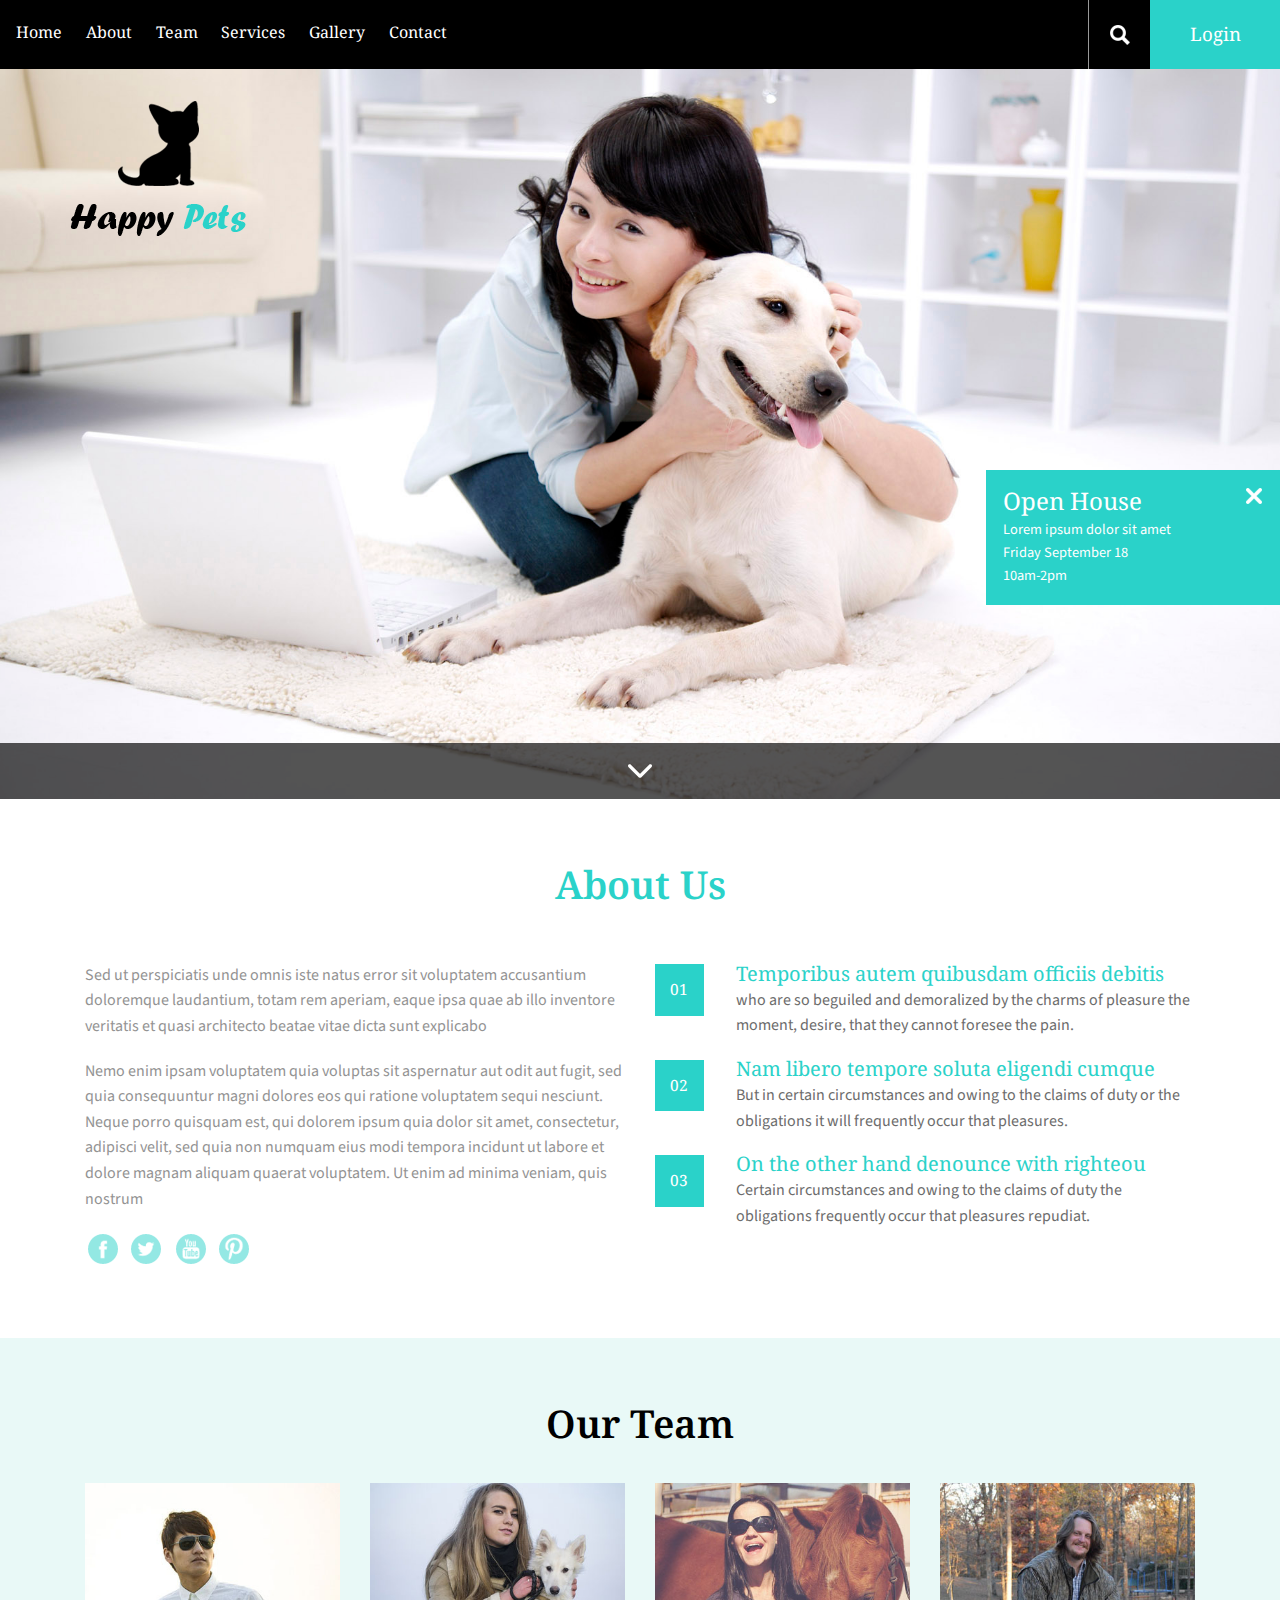
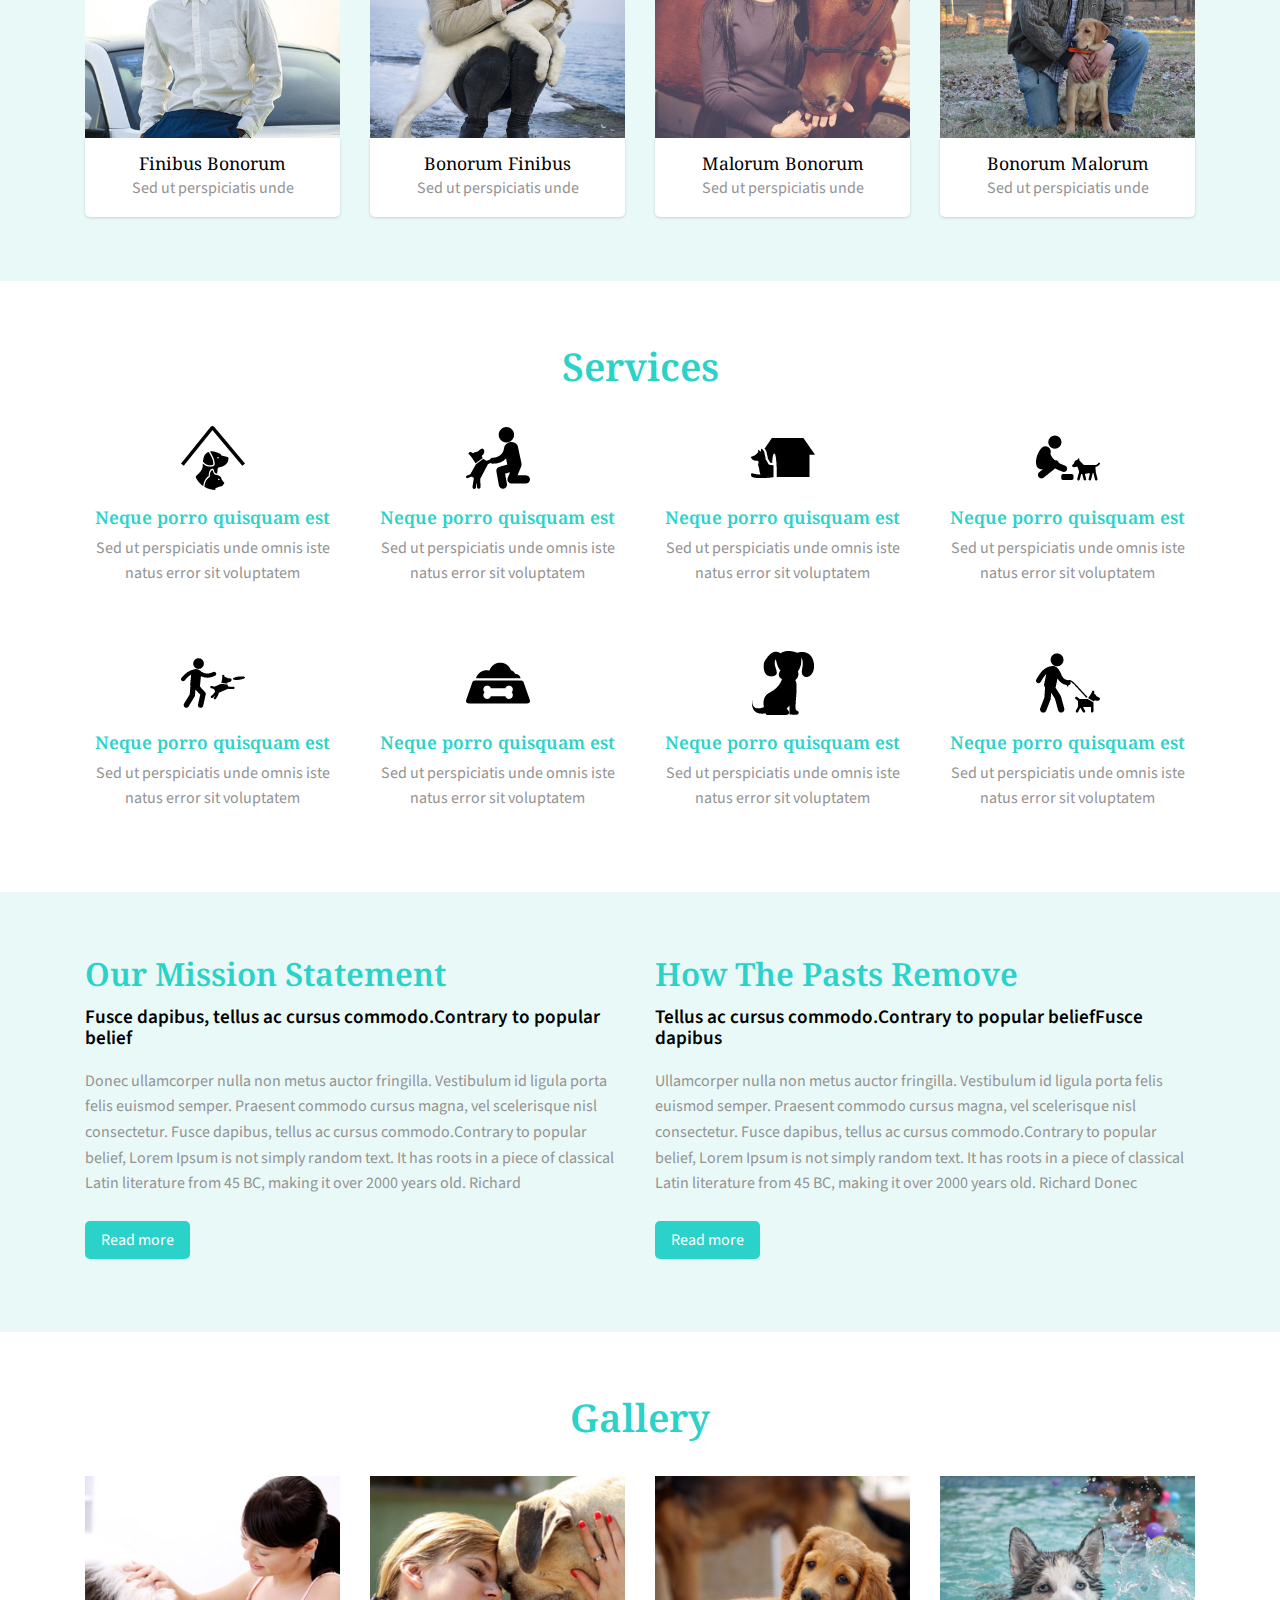
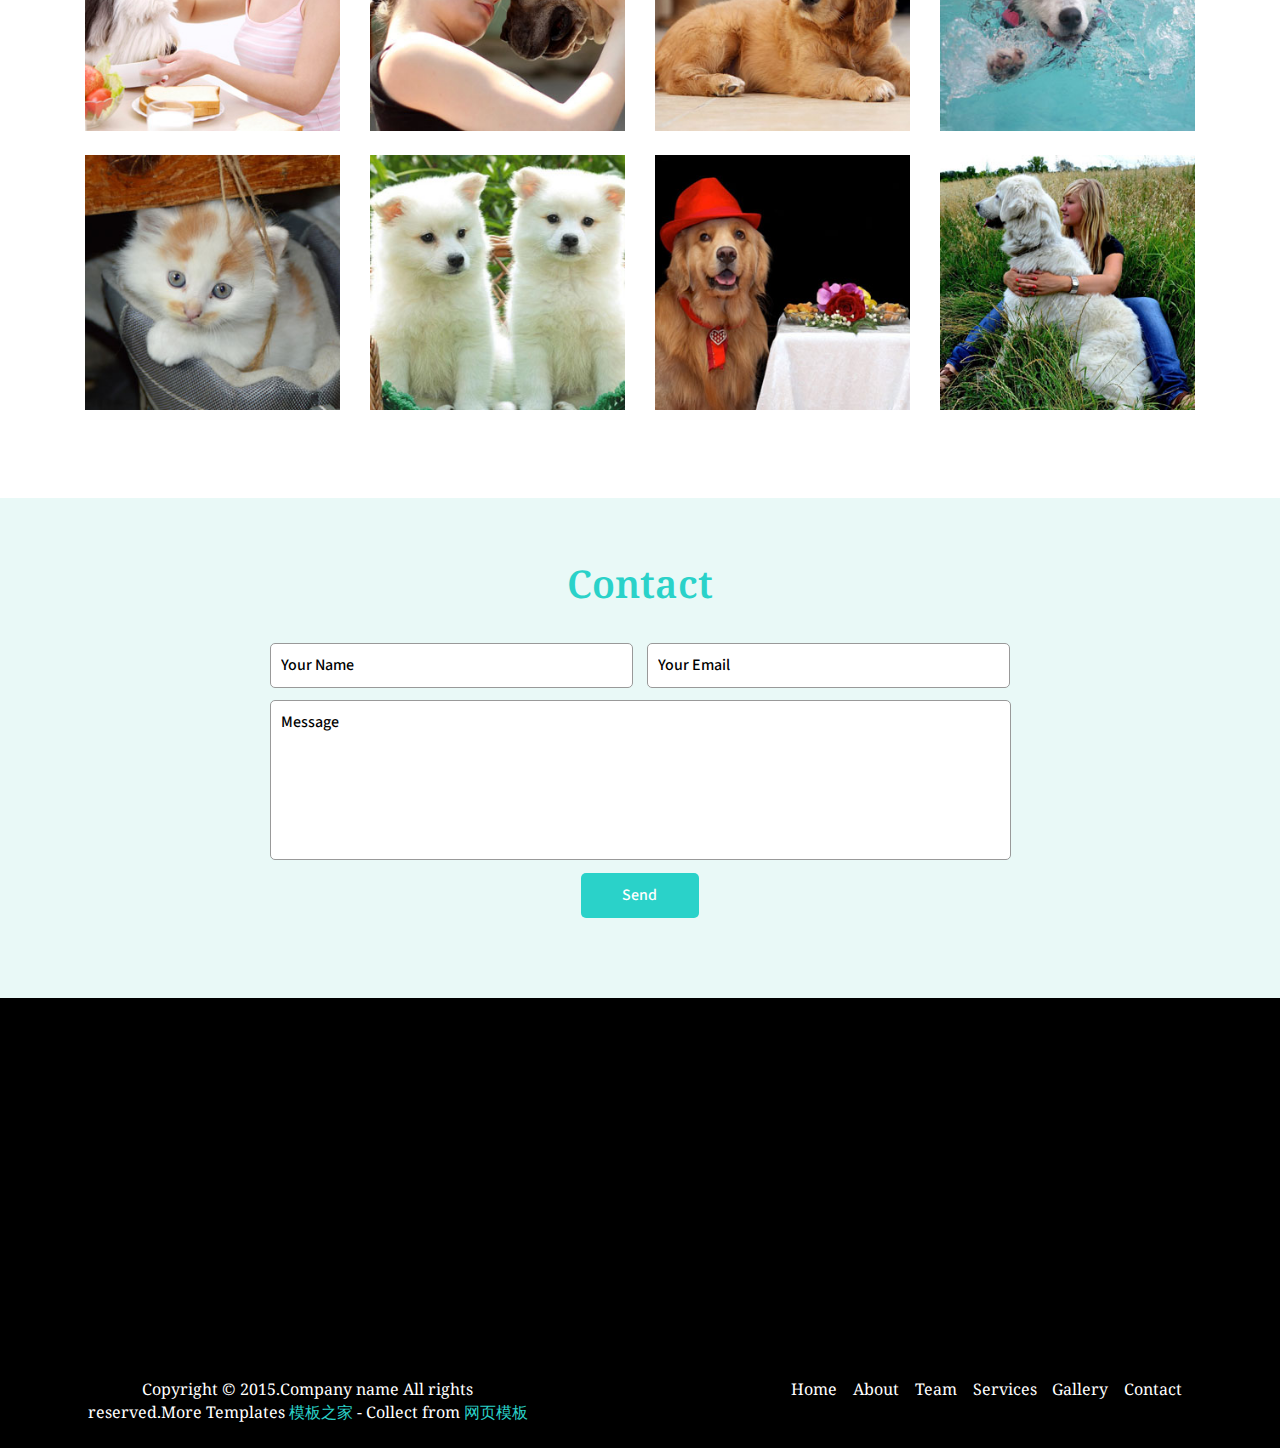
<file: cpts_246_kf 2/index.html>
<!DOCTYPE HTML>
<html>
<head>
<title>Home</title>
<link href="css/bootstrap.css" rel="stylesheet" type="text/css" media="all">
<!-- jQuery (necessary for Bootstrap's JavaScript plugins) -->
<script src="js/jquery-1.11.0.min.js"></script>
<!-- Custom Theme files -->
<link href="css/style.css" rel="stylesheet" type="text/css" media="all"/>
<!-- Custom Theme files -->
<meta name="viewport" content="width=device-width, initial-scale=1">
<meta http-equiv="Content-Type" content="text/html; charset=utf-8" />
<script type="application/x-javascript"> addEventListener("load", function() { setTimeout(hideURLbar, 0); }, false); function hideURLbar(){ window.scrollTo(0,1); }>
</script>
<meta name="keywords" content="Happy Pets Responsive web template, Bootstrap Web Templates, Flat Web Templates, AndriodCompatible web template, Smartphone Compatible web template, free webdesigns for Nokia, Samsung, LG, SonyErricsson, Motorola web design" />
<!--Google Fonts-->
<link href='http://fonts.useso.com/css?family=Source+Sans+Pro:200,300,400,600,700,900' rel='stylesheet' type='text/css'>
<link href='http://fonts.useso.com/css?family=Droid+Serif:400,700,400italic,700italic' rel='stylesheet' type='text/css'>
<!-- start-smoth-scrolling -->
<script type="text/javascript" src="js/move-top.js"></script>
<script type="text/javascript" src="js/easing.js"></script>
<script src="js/menu_jquery.js"></script>

	<script type="text/javascript">
			jQuery(document).ready(function($) {
				$(".scroll").click(function(event){		
					event.preventDefault();
					$('html,body').animate({scrollTop:$(this.hash).offset().top},1000);
				});
			});
	</script>
<!-- //end-smoth-scrolling -->
</head>
<body>
<script>$(document).ready(function(c) {
	$('.ban-main-cls').on('click', function(c){
		$('.bann-close').fadeOut('slow', function(c){
	  		$('.bann-close').remove();
		});
	});	  
});
</script>
<!--header start here-->
<div class="header">
		<div class="header-main">
          <div class="top-nav">
			  	<span class="menu"> <img src="images/icon.png" alt=""/></span>
				<ul class="res">
					<li><a class="active  scroll" href="#home">Home</a></li>
					<li><a class="scroll" href="#about">About</a></li>
					<li><a class="scroll" href="#team">Team</a></li>
					<li><a class="scroll" href="#service">Services</a></li>
					<li><a class="scroll" href="#gallery">Gallery</a></li>
					<li><a class="scroll" href="#contact">Contact</a></li>
				</ul>
				<!-- script-for-menu -->
							 <script>
							   $( "span.menu" ).click(function() {
								 $( "ul.res" ).slideToggle( 300, function() {
								 // Animation complete.
								  });
								 });
							</script>
			<!-- /script-for-menu -->
			 </div>	
			 <div class="header-right">
			 <div class="search-box">
				<div id="sb-search" class="sb-search">
					<form>
						<input class="sb-search-input" placeholder="Search" type="search" name="search" id="search">
						<input class="sb-search-submit" type="submit" value="">
						<span class="sb-icon-search"> </span>
					</form>
			   </div>
			</div>
			  <!-- search-scripts -->
					<script src="js/classie.js"></script>
					<script src="js/uisearch.js"></script>
						<script>
							new UISearch( document.getElementById( 'sb-search' ) );
						</script>
					<!-- //search-scripts -->
					<div class="head-button">
					<div id="loginContainer"><a href="#" id="loginButton"><span>Login</span></a>
						    <div id="loginBox">                
						        <form id="loginForm">
						                <fieldset id="body">
						                	<fieldset>
						                          <label for="email">Email Address</label>
						                          <input type="text" name="email" id="email">
						                    </fieldset>
						                    <fieldset>
						                            <label for="password">Password</label>
						                            <input type="password" name="password" id="password">
						                     </fieldset>
						                    <input type="submit" id="login" value="Sign in">
						                	<label for="checkbox"><input type="checkbox" id="checkbox"> <i>Remember me</i></label>
						            	</fieldset>
						            <span><a href="#">Forgot your password?</a></span>
							 </form>
				        </div>
					</div>
				</div>
		<div class="clearfix"> </div>
     </div>
     <div class="clearfix"> </div>
   </div>	

</div>
<!--header end here-->
<!--banner start here-->
<div class="banner">
	<div class="container">
		<div class="banner-main">
			 <a href="index.html"><img src="images/logo.png" alt="" class="img-class"></a>
			 <div class="bann-close">
			 	<div class="ban-main-cls"><img src="images/close.png" alt="" class="img-responsive"></div>
			 	<h2>Open House</h2>
			 	<p>Lorem ipsum dolor sit amet</p>
			 	<p>Friday September 18</p>
			 	<p>10am-2pm</p>
			 </div>
			<div class="clearfix"> </div>
		</div>
	</div>
	<div class="bann-strip">
			 	<a class="scroll" href="#about"><img src="images/down.png" alt=""></a>
	</div>
</div>
<!--banner end here-->
<div class="copyrights">Collect from <a href="http://www.cssmoban.com/" >免费网站模板</a></div>
<!--about start here-->
<div class="about" id="about">
	<div class="container">
		<div class="about-main">
			<h3>About Us</h3>
			<div class="about-bottom">
			<div class="col-md-6 about-left">
				<p>Sed ut perspiciatis unde omnis iste natus error sit voluptatem accusantium doloremque laudantium, totam rem aperiam, eaque ipsa quae ab illo inventore veritatis et quasi architecto beatae vitae dicta sunt explicabo</p>
			    <p> Nemo enim ipsam voluptatem quia voluptas sit aspernatur aut odit aut fugit, sed quia consequuntur magni dolores eos qui ratione voluptatem sequi nesciunt. Neque porro quisquam est, qui dolorem ipsum quia dolor sit amet, consectetur, adipisci velit, sed quia non numquam eius modi tempora incidunt ut labore et dolore magnam aliquam quaerat voluptatem. Ut enim ad minima veniam, quis nostrum</p>
			   <div class="social-icons">
			   	<ul>
					<li><a class="facebook" href="#"><span> </span></a></li>
					<li><a class="twitter" href="#"><span> </span></a></li>
					<li><a class="gmail" href="#"><span> </span></a></li>
					<li><a class="dribble" href="#"><span> </span></a></li>
				</ul>
			   </div>
			</div>
			<div class="col-md-6 about-right">
			    <div class="about-grid">
			    	<div class="about-box">
			    		<h5><span class="ab-box">01</span></h5>
			    	</div>
			    	<div class="about-text">
			    		<h4>Temporibus autem quibusdam officiis debitis </h4>
			    		<p>who are so beguiled and demoralized by the charms of pleasure the moment,  desire, that they cannot foresee the pain.</p>
			    	</div>
			      <div class="clearfix">  </div>
			    </div>
			    <div class="about-grid ab-more">
			    	<div class="about-box">
			    		<h5><span class="ab-box">02</span></h5>
			    	</div>
			    	<div class="about-text">
			    		<h4>Nam libero tempore soluta eligendi cumque</h4>
			    		<p>But in certain circumstances and owing to the claims of duty or the obligations it will frequently occur that pleasures.</p>
			    	</div>
			      <div class="clearfix">  </div>
			    </div>
			    <div class="about-grid">
			    	<div class="about-box">
			    		<h5><span class="ab-box">03</span></h5>
			    	</div>
			    	<div class="about-text">
			    		<h4>On the other hand denounce with righteou</h4>
			    		<p>Certain circumstances and owing to the claims of duty the obligations frequently occur that pleasures repudiat.</p>
			    	</div>
			       <div class="clearfix">  </div>
			    </div>
			</div>
		  </div>
		  <div class="clearfix">  </div>
		</div>
	</div>
</div>
<!--about end here-->
<!--team start here-->
<div class="team-member" id="team">
	<div class="container">
		<div class="team-main">
			<h3>Our Team</h3>
			<div class="team-bottom">
			   <div class="col-md-3 team-grid">
				<img src="images/t1.jpg" alt="" class="img-responsive">
				<div class="about-details">
					<h4>Finibus Bonorum</h4>
					<p>Sed ut perspiciatis unde</p>
				</div>
			   </div>
			   <div class="col-md-3 team-grid">
				<img src="images/t2.jpg" alt="" class="img-responsive">
				<div class="about-details">
					<h4>Bonorum Finibus</h4>
					<p>Sed ut perspiciatis unde</p>
				</div>
			   </div>
			   <div class="col-md-3 team-grid">
				<img src="images/t3.jpg" alt="" class="img-responsive">
				<div class="about-details">
					<h4>Malorum Bonorum</h4>
					<p>Sed ut perspiciatis unde</p>
				</div>
			   </div>
			   <div class="col-md-3 team-grid">
				<img src="images/t4.jpg" alt="" class="img-responsive">
				<div class="about-details">
					<h4>Bonorum  Malorum</h4>
					<p>Sed ut perspiciatis unde</p>
				</div>
			   </div>
			</div>
		  <div class="clearfix">  </div>
		</div>
	</div>
</div>
<!--team end here-->
<!--services start here-->
<div class="services" id="service">
	<div class="container">
		<div class="services-main">
			 <h3>Services</h3>
			 <div class="service-bottom">
			 	<div class="col-md-3 service-grid">
			 		<img src="images/s1.png" alt="">
			 		<h4>Neque porro quisquam est</h4>
			 		<p>Sed ut perspiciatis unde omnis iste natus error sit voluptatem</p>
			 	</div>
			 	<div class="col-md-3 service-grid">
			 		<img src="images/s2.png" alt="">
			 		<h4>Neque porro quisquam est</h4>
			 		<p>Sed ut perspiciatis unde omnis iste natus error sit voluptatem</p>
			 	</div>
			 	<div class="col-md-3 service-grid">
			 		<img src="images/s3.png" alt="">
			 		<h4>Neque porro quisquam est</h4>
			 		<p>Sed ut perspiciatis unde omnis iste natus error sit voluptatem</p>
			 	</div>
			 	<div class="col-md-3 service-grid">
			 		<img src="images/s4.png" alt="">
			 		<h4>Neque porro quisquam est</h4>
			 		<p>Sed ut perspiciatis unde omnis iste natus error sit voluptatem</p>
			 	</div>
			 	<div class="clearfix"> </div>
			 </div>
			 <div class="service1">
			 	<div class="col-md-3 service-grid">
			 		<img src="images/s5.png" alt="">
			 		<h4>Neque porro quisquam est</h4>
			 		<p>Sed ut perspiciatis unde omnis iste natus error sit voluptatem</p>
			 	</div>
			 	<div class="col-md-3 service-grid">
			 		<img src="images/s6.png" alt="">
			 		<h4>Neque porro quisquam est</h4>
			 		<p>Sed ut perspiciatis unde omnis iste natus error sit voluptatem</p>
			 	</div>
			 	<div class="col-md-3 service-grid">
			 		<img src="images/s7.png" alt="">
			 		<h4>Neque porro quisquam est</h4>
			 		<p>Sed ut perspiciatis unde omnis iste natus error sit voluptatem</p>
			 	</div>
			 	<div class="col-md-3 service-grid">
			 		<img src="images/s8.png" alt="">
			 		<h4>Neque porro quisquam est</h4>
			 		<p>Sed ut perspiciatis unde omnis iste natus error sit voluptatem</p>
			 	</div>
			 	<div class="clearfix"> </div>
			 </div>
		</div>
	</div>
</div>
<!--services end here-->
<!--clients start here-->
<div class="clients">
	<div class="container">
		<div class="clients-main">
        <div class="col-md-6 clients-left">
          <h3>Our Mission Statement</h3>
          <h4>Fusce dapibus, tellus ac cursus commodo.Contrary to popular belief</h4>
          <p >Donec ullamcorper nulla non metus auctor fringilla. Vestibulum id ligula porta felis euismod semper. Praesent commodo cursus magna, vel scelerisque nisl consectetur. Fusce dapibus, tellus ac cursus commodo.Contrary to popular belief, Lorem Ipsum is not simply random text. It has roots in a piece of classical Latin literature from 45 BC, making it over 2000 years old. Richard</p>
           <div class="client-btn">
           	  <a href="#">Read more</a>
           </div>
        </div>
        <div class="col-md-6 clients-right">
          <h3>How The Pasts Remove</h3>
          <h4>Tellus ac cursus commodo.Contrary to popular beliefFusce dapibus</h4>
          <p >Ullamcorper nulla non metus auctor fringilla. Vestibulum id ligula porta felis euismod semper. Praesent commodo cursus magna, vel scelerisque nisl consectetur. Fusce dapibus, tellus ac cursus commodo.Contrary to popular belief, Lorem Ipsum is not simply random text. It has roots in a piece of classical Latin literature from 45 BC, making it over 2000 years old. Richard Donec </p>
           	<div class="client-btn">
           	  <a href="#">Read more</a>
           </div>
           </div>
        </div>
    </div>
</div>
<!--clients end here-->
<!--gallery start here-->
<!--light-box-files -->
		<script src="js/jquery.chocolat.js"></script>
		<link rel="stylesheet" href="css/chocolat.css" type="text/css" media="screen" charset="utf-8">
		<!--light-box-files -->
		<script type="text/javascript" charset="utf-8">
		$(function() {
			$('.gallery-bottom a').Chocolat();
		});
		</script>

<div class="gallery" id="gallery">
	<div class="container">
		<div class="gallery-main">
			<h3>Gallery</h3>
			<div class="gallery-bottom">
				<div class="gallery-1">
					<div class="col-md-3 gallery-left">
						<a href="images/p1.jpg" rel="title">
							<img class="img-responsive" src="images/p1.jpg" alt="">
						</a>
					</div>
					<div class="col-md-3 gallery-left">
						<a href="images/p2.jpg" rel="title">
							<img class="img-responsive" src="images/p2.jpg" alt="">
						</a>
					</div>
					<div class="col-md-3 gallery-left">
						<a href="images/p3.jpg" rel="title">
							<img class="img-responsive" src="images/p3.jpg" alt="">
						</a>
					</div>
					<div class="col-md-3 gallery-left">
						<a href="images/p4.jpg" rel="title">
							<img class="img-responsive" src="images/p4.jpg" alt="">
						</a>
					</div>
					<div class="clearfix"> </div>
				</div>
				<div class="gallery-1">
					<div class="col-md-3 gallery-left">
						<a href="images/p5.jpg" rel="title">
							<img class="img-responsive" src="images/p5.jpg" alt="">
						</a>
					</div>
					<div class="col-md-3 gallery-left">
						<a href="images/p6.jpg" rel="title">
							<img class="img-responsive" src="images/p6.jpg" alt="">
						</a>
					</div>
					<div class="col-md-3 gallery-left">
						<a href="images/p7.jpg" rel="title">
							<img class="img-responsive" src="images/p7.jpg" alt="">
						</a>
					</div>
					<div class="col-md-3 gallery-left">
						<a href="images/p8.jpg" rel="title">
							<img class="img-responsive" src="images/p8.jpg" alt="">
						</a>
					</div>
					<div class="clearfix"> </div>
				</div>
			</div>

		 </div>
	</div>
</div>
<!--gallery  end here-->
<!--contact start here-->
<div class="contact" id="contact">
	<div class="container">
		<div class="contact-main">
			<h3>Contact</h3>
			<div class="contact-right">
			  <form>
				<input type="text" value="Your Name" class="name" onFocus="this.value = '';" onBlur="if (this.value == '') {this.value = 'Your Name';}">
				<input type="text" value="Your Email"  onfocus="this.value = '';" onBlur="if (this.value == '') {this.value = 'Your Email';}">
				<textarea onFocus="this.value = '';" onBlur="if (this.value == '') {this.value = 'Message';}">Message</textarea>
			   	<input type="submit" value="Send">
			 </form>
		   </div>
		  <div class="clearfix"> </div>
		</div>
	</div>
</div>
<!--contact end here-->
<!--map start here-->
<div class="map">
	<iframe src="https://www.google.com/maps/embed?pb=!1m18!1m12!1m3!1d158858.182370726!2d-0.10159865000000001!3d51.52864165!2m3!1f0!2f0!3f0!3m2!1i1024!2i768!4f13.1!3m3!1m2!1s0x47d8a00baf21de75%3A0x52963a5addd52a99!2sLondon%2C+UK!5e0!3m2!1sen!2sin!4v1434426783156"> </iframe>
</div>
<!--map end here-->
<!--contact start here-->
<div class="footer">
	<div class="container">
		<div class="footer-main">
			<div class="col-md-5 footer-left">
	           <p>Copyright &copy; 2015.Company name All rights reserved.More Templates <a href="http://www.cssmoban.com/" target="_blank" title="模板之家">模板之家</a> - Collect from <a href="http://www.cssmoban.com/" title="网页模板" target="_blank">网页模板</a></p>	
			</div>
			<div class="col-md-7 footer-right">
				<ul>
					<li><a class="active  scroll" href="#home">Home</a></li>
					<li><a class="scroll" href="#about">About</a></li>
					<li><a class="scroll" href="#team">Team</a></li>
					<li><a class="scroll" href="#service">Services</a></li>
					<li><a class="scroll" href="#gallery">Gallery</a></li>
					<li><a class="scroll" href="#contact">Contact</a></li>
				</ul>
			</div>
		  <div class="clearfix"> </div>
		</div>
	</div>
	<script type="text/javascript">
										$(document).ready(function() {
											/*
											var defaults = {
									  			containerID: 'toTop', // fading element id
												containerHoverID: 'toTopHover', // fading element hover id
												scrollSpeed: 1200,
												easingType: 'linear' 
									 		};
											*/
											
											$().UItoTop({ easingType: 'easeOutQuart' });
											
										});
									</script>
						<a href="#" id="toTop" style="display: block;"> <span id="toTopHover" style="opacity: 1;"> </span></a>
</div>
<!--footer end here-->
</body>
</html>
</file>
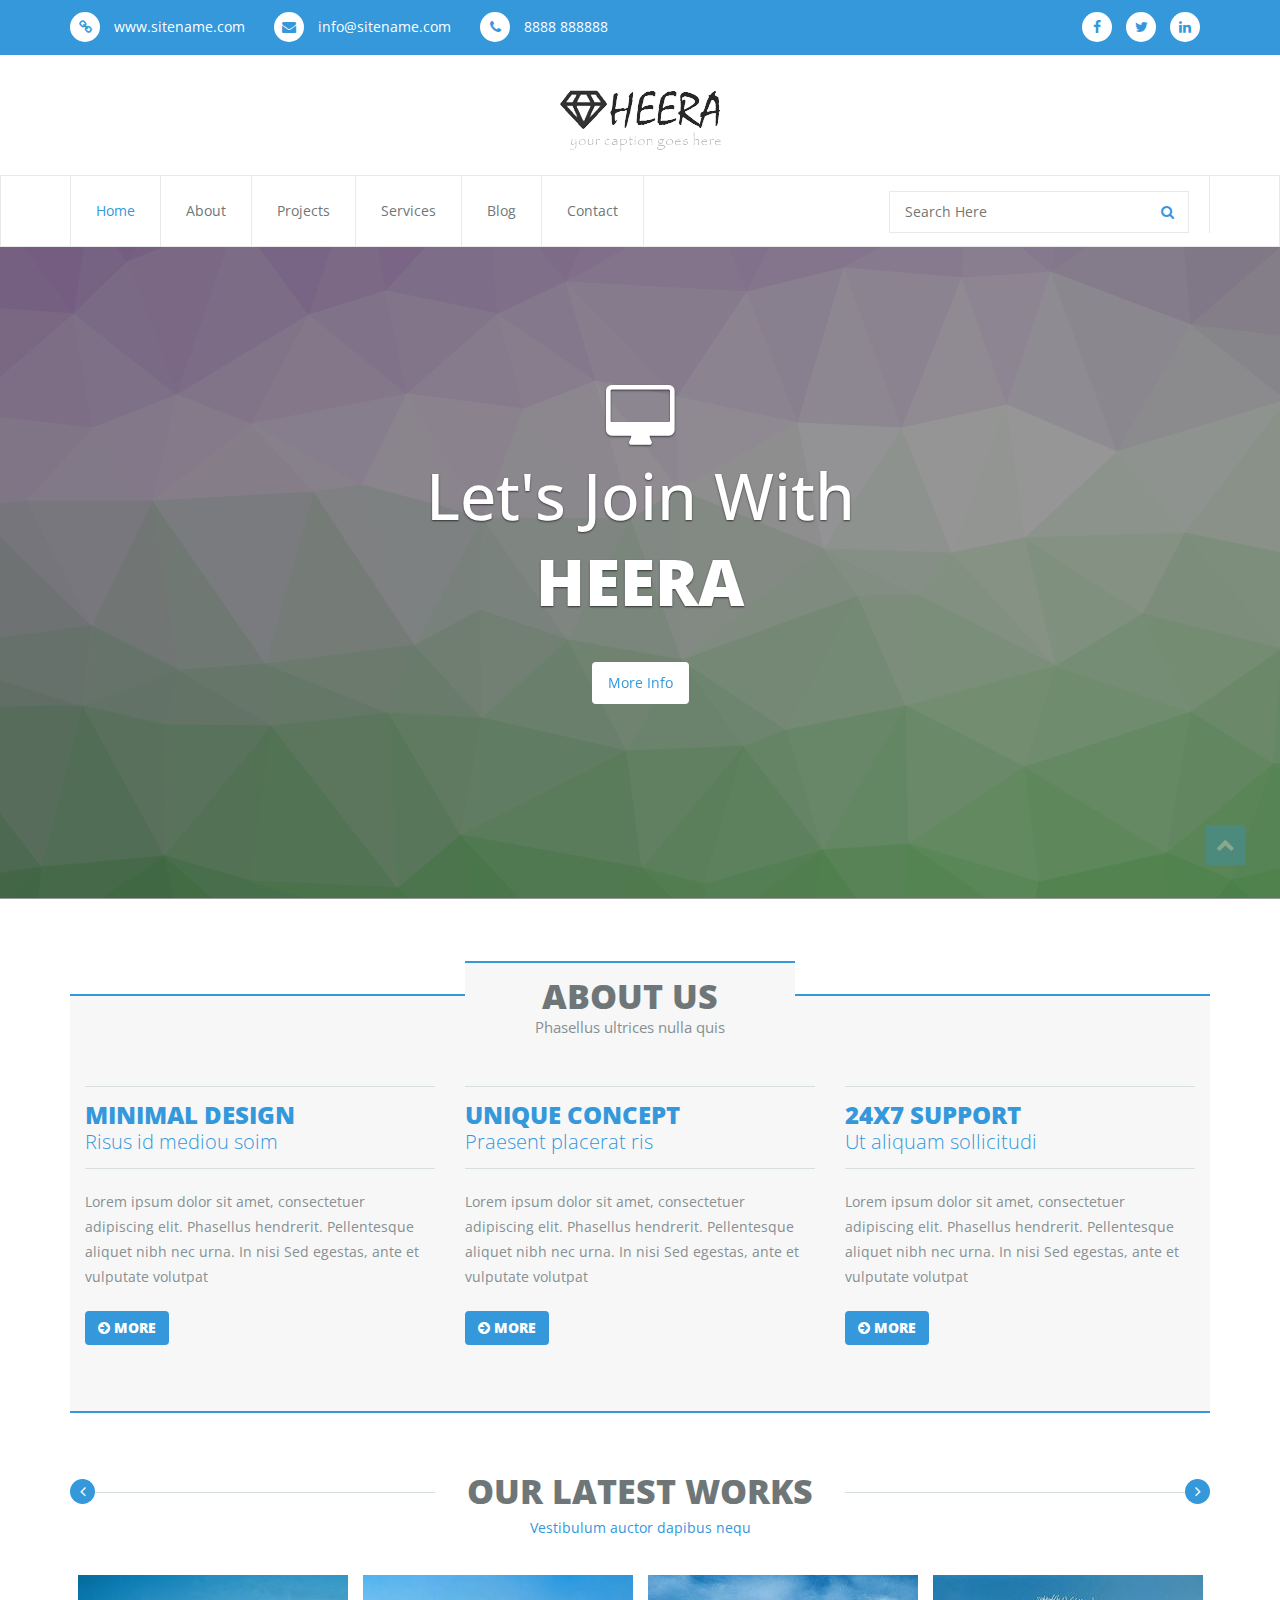
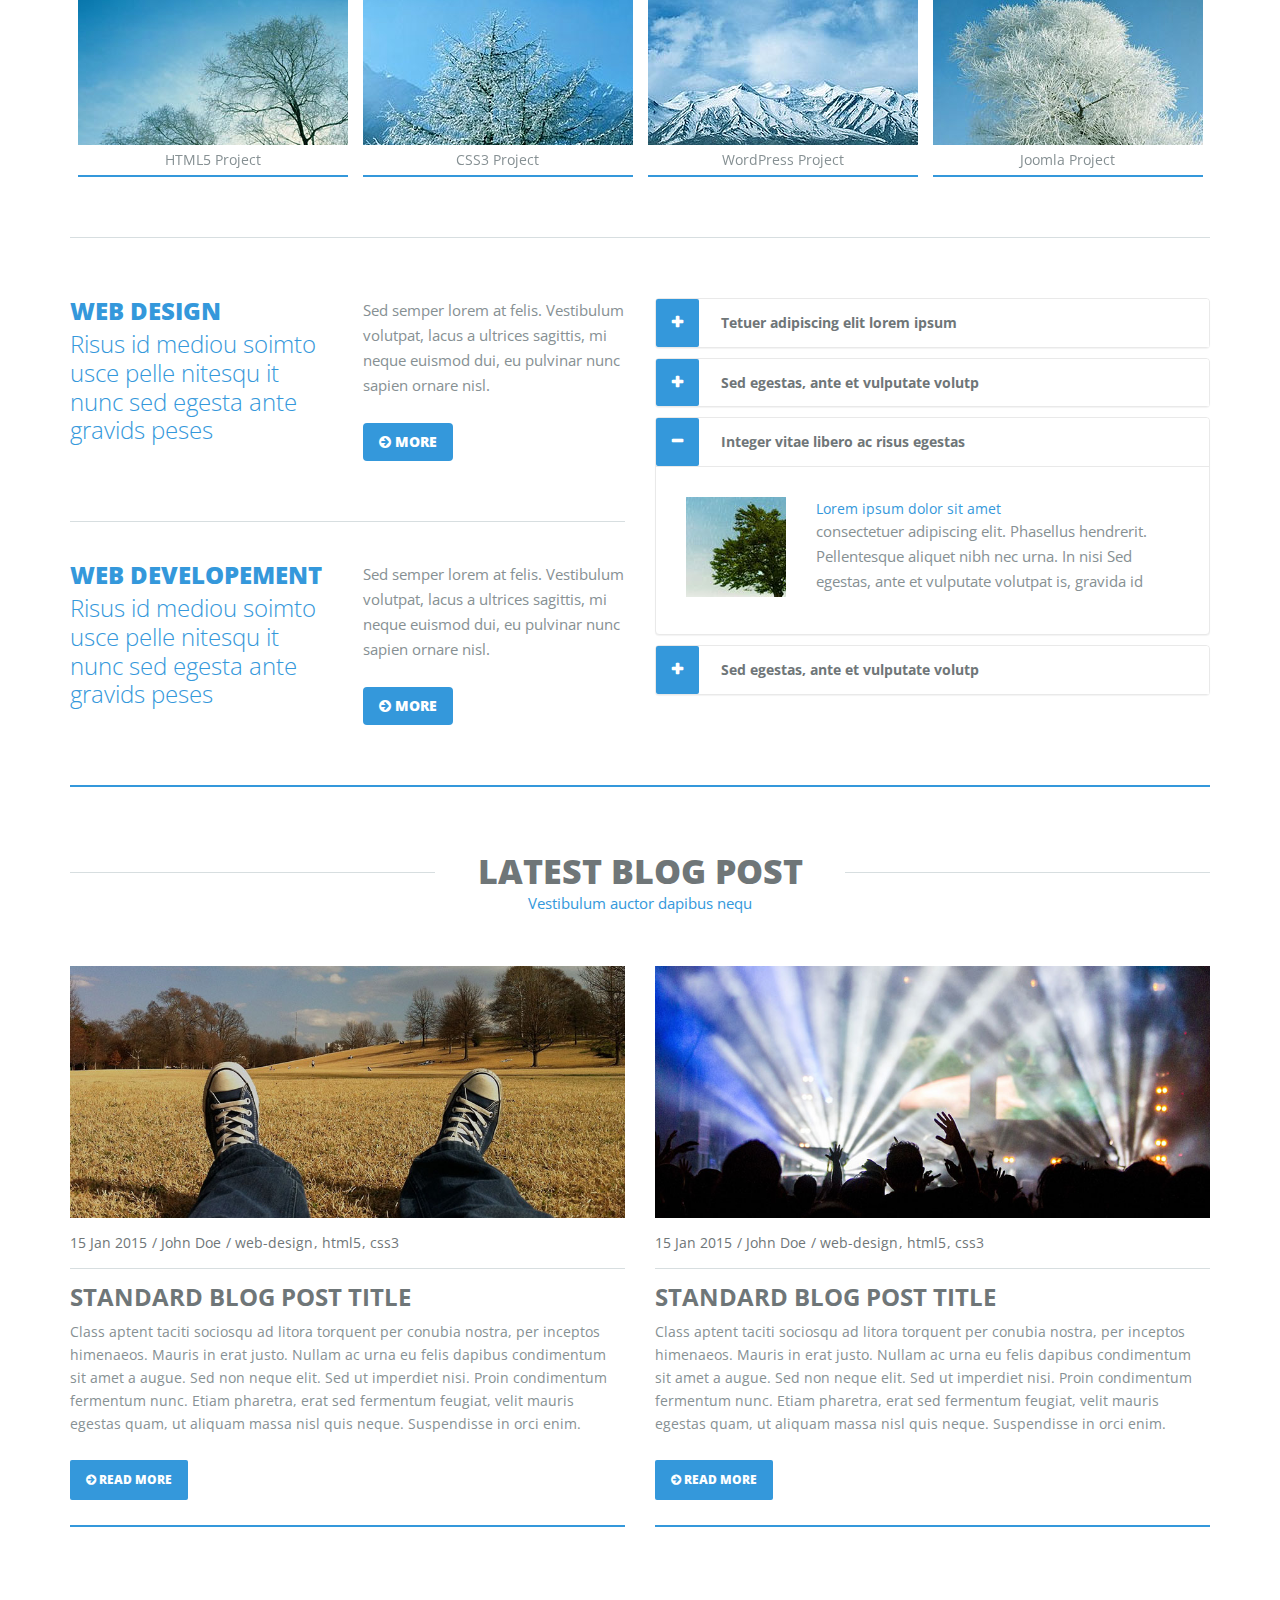
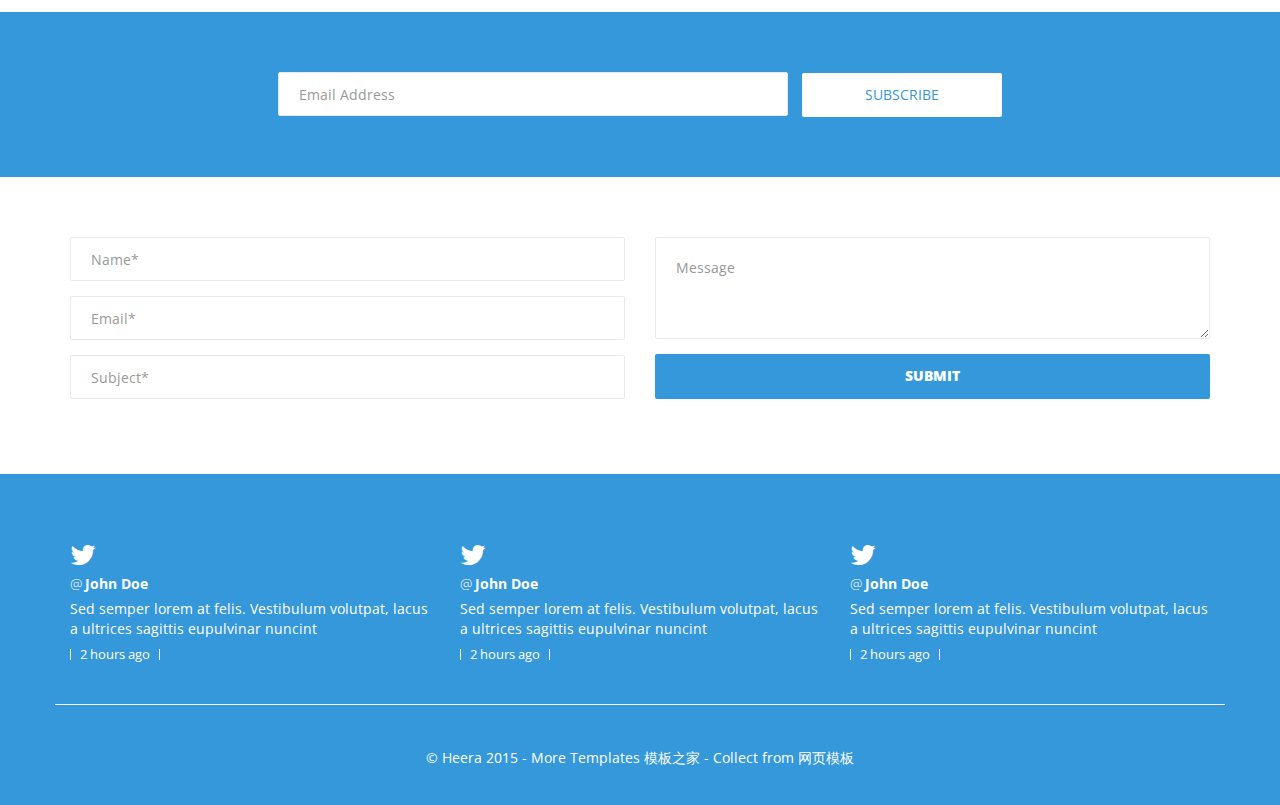
<file: sbtp_37_dm/index.html>
<!doctype html>
<html lang="en">
<head>
	<meta charset="UTF-8">
	<title>Heera HTML5 Template by Jewel Theme</title>

	<meta name="description" content="Heera HTML5 Template by Jewel Theme" >

	<meta name="author" content="Jewel Theme">

	<meta http-equiv="X-UA-Compatible" content="IE=edge">

	<!-- Mobile Specific Meta -->
	<meta name="viewport" content="width=device-width, initial-scale=1">
	<!--[if IE]><meta http-equiv='X-UA-Compatible' content='IE=edge,chrome=1'><![endif]-->

	<!-- Bootstrap  -->
	<link href="assets/css/bootstrap.min.css" rel="stylesheet">

	<!-- icon fonts font Awesome -->
	<link href="assets/css/font-awesome.min.css" rel="stylesheet">

	<!-- Import Magnific Pop Up Styles -->
	<link rel="stylesheet" href="assets/css/magnific-popup.css">

	<!-- Import Custom Styles -->
	<link href="assets/css/style.css" rel="stylesheet">

	<!-- Import Animate Styles -->
	<link href="assets/css/animate.min.css" rel="stylesheet">

	<!-- Import owl.carousel Styles -->
	<link href="assets/css/owl.carousel.css" rel="stylesheet">

	<!-- Import Custom Responsive Styles -->
	<link href="assets/css/responsive.css" rel="stylesheet">

	
	<!--[if IE]>
  		<script src="http://html5shiv.googlecode.com/svn/trunk/html5.js"></script>
  		<![endif]-->

  	</head>
  	<body class="header-fixed-top">

  		<div id="page-top" class="page-top"></div><!-- /.page-top -->

  		<section id="top-contact" class="top-contact">
  			<div class="container">
  				<div class="row">
  					<div class="col-sm-8 pull-left">
  						<ul class="contact-list">
  							<li>
  								<a class="site-name" href="#">
  									<span class="top-icon"><i class="fa fa-link"></i></span>
  									www.sitename.com
  								</a>
  							</li>
  							<li>
  								<a class="info" href="#">
  									<span class="top-icon"><i class="fa fa-envelope"></i></span>
  									info@sitename.com
  								</a>
  							</li>
  							<li>
  								<a class="phone-no" href="#">
  									<span class="top-icon"><i class="fa fa-phone"></i></span>
  									8888 888888
  								</a>
  							</li>
  						</ul>
  					</div>

  					<div class="col-sm-4 pull-right">
  						<div class="top-social">
  							<ul>
  								<li>
  									<a href="#" class="top-icon fa fa-facebook"></a>
  								</li>
  								<li>
  									<a href="#" class="top-icon fa fa-twitter"></a>
  								</li>
  								<li>
  									<a href="#" class="top-icon fa fa-linkedin"></a>
  								</li>
  							</ul>
  						</div>
  					</div>
  				</div><!-- /.row -->
  			</div><!-- /.container -->
  		</section><!-- /#top-contact --><div class="copyrights">Collect from <a href="http://www.cssmoban.com/" >企业网站模板</a></div>



  		<section id="site-banner" class="site-banner text-center">
  			<div class="container">
  				<div class="site-logo">
  					<a href="./"><img src="images/logo.png" alt="Site Logo"></a>
  				</div><!-- /.site-logo -->
  			</div><!-- /.container -->
  		</section><!-- /#site-banner -->



  		<header id="main-menu" class="main-menu">
  			<div class="container">
  				<div class="row">
  					<div class="col-sm-7">
  						<div class="navbar-header">
  							<button type="button" class="navbar-toggle collapsed" data-toggle="collapse" data-target="#menu">
  								<i class="fa fa-bars"></i>
  							</button>
                <div class="menu-logo">
                  <a href="./"><img src="images/logo.png" alt="menu Logo"></a>
                </div><!-- /.menu-logo -->
              </div>
              <nav id="menu" class="menu collapse navbar-collapse">
               <ul id="headernavigation" class="menu-list nav navbar-nav">
                <li class="active"><a href="#page-top">Home</a></li>
                <li><a href="#about">About</a></li>
                <li><a href="#portfolio">Projects</a></li>
                <li><a href="#services">Services</a></li>
                <li><a href="#latest-post">Blog</a></li>
                <li><a href="#contact">Contact</a></li>
              </ul><!-- /.menu-list -->
            </nav><!-- /.menu-list -->
          </div>

          <div class="col-sm-5">
            <div class="menu-search pull-right">
             <form role="search" class="search-form" action="#" method="get">
              <input class="search-field" type="text" name="s" id="s" placeholder="Search Here" required>
              <button class="btn search-btn" type="submit"><i class="fa fa-search"></i></button>
            </form><!-- /.search-form -->
          </div><!-- /.menu-search -->
        </div>
      </div><!-- /.row -->
    </div><!-- /.container -->
  </header><!-- /#main-menu -->



  <section id="main-slider" class="main-slider carousel slide" data-ride="carousel">

   <!-- Wrapper for slides -->
   <div class="carousel-inner" role="listbox">
    <div class="item item-1 active">
      <svg width="3000" height="651" xmlns="http://www.w3.org/2000/svg"><g><path d="M-15,-51L-94,403L-26,60Z" fill="#cdb4dc" stroke="#cdb4dc"/><path d="M-15,-51L-26,60L74,67Z" fill="#c3a0d8" stroke="#c3a0d8"/><path d="M-15,-51L74,67L90,-37Z" fill="#c29cd7" stroke="#c29cd7"/><path d="M-15,-51L90,-37L184,-62Z" fill="#be95d6" stroke="#be95d6"/><path d="M-15,-51L184,-62L364,-91Z" fill="#c097d7" stroke="#c097d7"/><path d="M90,-37L74,67L127,15Z" fill="#c5a3da" stroke="#c5a3da"/><path d="M90,-37L127,15L184,-62Z" fill="#c29cd8" stroke="#c29cd8"/><path d="M184,-62L127,15L237,-29Z" fill="#c49fd9" stroke="#c49fd9"/><path d="M184,-62L237,-29L364,-91Z" fill="#c39dda" stroke="#c39dda"/><path d="M237,-29L127,15L177,148Z" fill="#cbaddd" stroke="#cbaddd"/><path d="M237,-29L177,148L309,68Z" fill="#cfb4e0" stroke="#cfb4e0"/><path d="M237,-29L309,68L364,-91Z" fill="#c9a7dd" stroke="#c9a7dd"/><path d="M364,-91L309,68L386,44Z" fill="#cdafe0" stroke="#cdafe0"/><path d="M364,-91L386,44L488,-67Z" fill="#cba9df" stroke="#cba9df"/><path d="M364,-91L488,-67L817,-90Z" fill="#cba8e1" stroke="#cba8e1"/><path d="M488,-67L386,44L498,67Z" fill="#d2b6e3" stroke="#d2b6e3"/><path d="M488,-67L498,67L566,35Z" fill="#d4b9e4" stroke="#d4b9e4"/><path d="M488,-67L566,35L606,-53Z" fill="#d1b3e3" stroke="#d1b3e3"/><path d="M488,-67L606,-53L817,-90Z" fill="#d0afe3" stroke="#d0afe3"/><path d="M606,-53L566,35L709,-45Z" fill="#d5b8e6" stroke="#d5b8e6"/><path d="M606,-53L709,-45L817,-90Z" fill="#d3b4e6" stroke="#d3b4e6"/><path d="M709,-45L566,35L747,45Z" fill="#dac1e8" stroke="#dac1e8"/><path d="M709,-45L747,45L817,-90Z" fill="#d9bde8" stroke="#d9bde8"/><path d="M817,-90L747,45L844,21Z" fill="#dcc4eb" stroke="#dcc4eb"/><path d="M817,-90L844,21L965,-46Z" fill="#dcc2eb" stroke="#dcc2eb"/><path d="M817,-90L965,-46L1068,-55Z" fill="#dcc0ec" stroke="#dcc0ec"/><path d="M817,-90L1068,-55L1179,-64Z" fill="#dbc1eb" stroke="#dbc1eb"/><path d="M817,-90L1179,-64L1513,-58Z" fill="#d3bde2" stroke="#d3bde2"/><path d="M817,-90L1513,-58L2056,-85Z" fill="#c1b3d0" stroke="#c1b3d0"/><path d="M965,-46L844,21L962,31Z" fill="#e2ccee" stroke="#e2ccee"/><path d="M965,-46L962,31L1051,25Z" fill="#e4d0f0" stroke="#e4d0f0"/><path d="M965,-46L1051,25L1068,-55Z" fill="#e0caed" stroke="#e0caed"/><path d="M1068,-55L1051,25L1179,-64Z" fill="#dbc6e9" stroke="#dbc6e9"/><path d="M1179,-64L1051,25L1191,78Z" fill="#ddcee8" stroke="#ddcee8"/><path d="M1179,-64L1191,78L1303,-19Z" fill="#d7c9e2" stroke="#d7c9e2"/><path d="M1179,-64L1303,-19L1413,-43Z" fill="#cebfdc" stroke="#cebfdc"/><path d="M1179,-64L1413,-43L1513,-58Z" fill="#c8bad6" stroke="#c8bad6"/><path d="M1303,-19L1191,78L1304,92Z" fill="#dad2e2" stroke="#dad2e2"/><path d="M1303,-19L1304,92L1354,88Z" fill="#d7d2df" stroke="#d7d2df"/><path d="M1303,-19L1354,88L1413,-43Z" fill="#d0c7db" stroke="#d0c7db"/><path d="M1413,-43L1354,88L1466,90Z" fill="#d1cdd9" stroke="#d1cdd9"/><path d="M1413,-43L1466,90L1513,-58Z" fill="#c8c2d3" stroke="#c8c2d3"/><path d="M1513,-58L1466,90L1595,-16Z" fill="#c5c2d0" stroke="#c5c2d0"/><path d="M1513,-58L1595,-16L1735,-61Z" fill="#bab6c8" stroke="#bab6c8"/><path d="M1513,-58L1735,-61L2056,-85Z" fill="#afadbd" stroke="#afadbd"/><path d="M1595,-16L1466,90L1561,135Z" fill="#cbcfd2" stroke="#cbcfd2"/><path d="M1595,-16L1561,135L1635,59Z" fill="#c7cbce" stroke="#c7cbce"/><path d="M1595,-16L1635,59L1685,36Z" fill="#c1c3ca" stroke="#c1c3ca"/><path d="M1595,-16L1685,36L1735,-61Z" fill="#babac6" stroke="#babac6"/><path d="M1735,-61L1685,36L1798,46Z" fill="#b8bdc3" stroke="#b8bdc3"/><path d="M1735,-61L1798,46L1836,-30Z" fill="#b3b7be" stroke="#b3b7be"/><path d="M1735,-61L1836,-30L2056,-85Z" fill="#aaabb7" stroke="#aaabb7"/><path d="M1836,-30L1798,46L1937,34Z" fill="#b3bbbc" stroke="#b3bbbc"/><path d="M1836,-30L1937,34L1925,-25Z" fill="#aeb5b8" stroke="#aeb5b8"/><path d="M1836,-30L1925,-25L2056,-85Z" fill="#a7acb4" stroke="#a7acb4"/><path d="M1925,-25L1937,34L2067,52Z" fill="#acb8b5" stroke="#acb8b5"/><path d="M1925,-25L2067,52L2056,-85Z" fill="#a5afb0" stroke="#a5afb0"/><path d="M2056,-85L2067,52L2156,-76Z" fill="#9faaaa" stroke="#9faaaa"/><path d="M2056,-85L2156,-76L2657,-67Z" fill="#8f9d9c" stroke="#8f9d9c"/><path d="M2056,-85L2657,-67L3138,-66Z" fill="#7c9488" stroke="#7c9488"/><path d="M2156,-76L2067,52L2179,42Z" fill="#a1b1aa" stroke="#a1b1aa"/><path d="M2156,-76L2179,42L2239,-47Z" fill="#9aa9a5" stroke="#9aa9a5"/><path d="M2156,-76L2239,-47L2326,-56Z" fill="#93a1a0" stroke="#93a1a0"/><path d="M2156,-76L2326,-56L2657,-67Z" fill="#8a9c97" stroke="#8a9c97"/><path d="M2239,-47L2179,42L2258,69Z" fill="#9db2a5" stroke="#9db2a5"/><path d="M2239,-47L2258,69L2326,-56Z" fill="#97aaa1" stroke="#97aaa1"/><path d="M2326,-56L2258,69L2360,36Z" fill="#97aea0" stroke="#97aea0"/><path d="M2326,-56L2360,36L2440,-43Z" fill="#90a59a" stroke="#90a59a"/><path d="M2326,-56L2440,-43L2657,-67Z" fill="#869b92" stroke="#869b92"/><path d="M2440,-43L2360,36L2464,81Z" fill="#91ad9a" stroke="#91ad9a"/><path d="M2440,-43L2464,81L2553,63Z" fill="#8fad96" stroke="#8fad96"/><path d="M2440,-43L2553,63L2604,-19Z" fill="#88a591" stroke="#88a591"/><path d="M2440,-43L2604,-19L2657,-67Z" fill="#829b8d" stroke="#829b8d"/><path d="M2604,-19L2553,63L2721,45Z" fill="#86a88d" stroke="#86a88d"/><path d="M2604,-19L2721,45L2657,-67Z" fill="#7f9f89" stroke="#7f9f89"/><path d="M2657,-67L2721,45L2778,34Z" fill="#7ea186" stroke="#7ea186"/><path d="M2657,-67L2778,34L2835,-33Z" fill="#789a82" stroke="#789a82"/><path d="M2657,-67L2835,-33L2948,-44Z" fill="#72937d" stroke="#72937d"/><path d="M2657,-67L2948,-44L3138,-66Z" fill="#6b8e77" stroke="#6b8e77"/><path d="M2835,-33L2778,34L2940,71Z" fill="#78a17e" stroke="#78a17e"/><path d="M2835,-33L2940,71L2948,-44Z" fill="#729a7a" stroke="#729a7a"/><path d="M2948,-44L2940,71L2991,64Z" fill="#729f78" stroke="#729f78"/><path d="M2948,-44L2991,64L3035,-49Z" fill="#6c9674" stroke="#6c9674"/><path d="M2948,-44L3035,-49L3138,-66Z" fill="#648c72" stroke="#648c72"/><path d="M3035,-49L2991,64L3117,53Z" fill="#6c9b76" stroke="#6c9b76"/><path d="M3035,-49L3117,53L3138,-66Z" fill="#679174" stroke="#679174"/><path d="M3138,-66L3117,53L3157,140Z" fill="#6d9c77" stroke="#6d9c77"/><path d="M-26,60L-94,403L-41,166Z" fill="#d4c2df" stroke="#d4c2df"/><path d="M-26,60L-41,166L74,67Z" fill="#cbaedb" stroke="#cbaedb"/><path d="M74,67L-41,166L93,181Z" fill="#d0b8de" stroke="#d0b8de"/><path d="M74,67L93,181L177,148Z" fill="#d2bbe0" stroke="#d2bbe0"/><path d="M74,67L177,148L127,15Z" fill="#cdb1de" stroke="#cdb1de"/><path d="M309,68L177,148L251,177Z" fill="#d7c2e3" stroke="#d7c2e3"/><path d="M309,68L251,177L407,147Z" fill="#dac6e5" stroke="#dac6e5"/><path d="M309,68L407,147L386,44Z" fill="#d6c0e4" stroke="#d6c0e4"/><path d="M386,44L407,147L498,67Z" fill="#d9c3e6" stroke="#d9c3e6"/><path d="M498,67L407,147L524,162Z" fill="#dfcde9" stroke="#dfcde9"/><path d="M498,67L524,162L596,134Z" fill="#e1d0ea" stroke="#e1d0ea"/><path d="M498,67L596,134L566,35Z" fill="#ddc8e9" stroke="#ddc8e9"/><path d="M566,35L596,134L677,150Z" fill="#e2d1ec" stroke="#e2d1ec"/><path d="M566,35L677,150L747,45Z" fill="#e0cdeb" stroke="#e0cdeb"/><path d="M747,45L677,150L798,176Z" fill="#e8dbf0" stroke="#e8dbf0"/><path d="M747,45L798,176L844,21Z" fill="#e5d5ef" stroke="#e5d5ef"/><path d="M844,21L798,176L902,181Z" fill="#ece1f3" stroke="#ece1f3"/><path d="M844,21L902,181L962,31Z" fill="#e9daf2" stroke="#e9daf2"/><path d="M962,31L902,181L1007,158Z" fill="#f0e6f6" stroke="#f0e6f6"/><path d="M962,31L1007,158L1051,25Z" fill="#ebdef3" stroke="#ebdef3"/><path d="M1051,25L1007,158L1117,205Z" fill="#eee8f3" stroke="#eee8f3"/><path d="M1051,25L1117,205L1191,78Z" fill="#e8e1ee" stroke="#e8e1ee"/><path d="M1191,78L1117,205L1287,153Z" fill="#e8e7eb" stroke="#e8e7eb"/><path d="M1191,78L1287,153L1304,92Z" fill="#e0dee6" stroke="#e0dee6"/><path d="M1304,92L1287,153L1353,171Z" fill="#e0e3e4" stroke="#e0e3e4"/><path d="M1304,92L1353,171L1354,88Z" fill="#dddee1" stroke="#dddee1"/><path d="M1354,88L1353,171L1466,90Z" fill="#d9dcde" stroke="#d9dcde"/><path d="M1466,90L1353,171L1483,179Z" fill="#dae1dd" stroke="#dae1dd"/><path d="M1466,90L1483,179L1561,135Z" fill="#d5ddd8" stroke="#d5ddd8"/><path d="M1635,59L1561,135L1700,183Z" fill="#ccd7d0" stroke="#ccd7d0"/><path d="M1635,59L1700,183L1685,36Z" fill="#c6cfcb" stroke="#c6cfcb"/><path d="M1685,36L1700,183L1807,129Z" fill="#c5d3c9" stroke="#c5d3c9"/><path d="M1685,36L1807,129L1798,46Z" fill="#bec8c4" stroke="#bec8c4"/><path d="M1798,46L1807,129L1937,34Z" fill="#b9c6bf" stroke="#b9c6bf"/><path d="M1937,34L1807,129L1913,172Z" fill="#bbcdbf" stroke="#bbcdbf"/><path d="M1937,34L1913,172L2022,146Z" fill="#b7ccbb" stroke="#b7ccbb"/><path d="M1937,34L2022,146L2067,52Z" fill="#b0c3b6" stroke="#b0c3b6"/><path d="M2067,52L2022,146L2152,132Z" fill="#afc8b3" stroke="#afc8b3"/><path d="M2067,52L2152,132L2179,42Z" fill="#a8bfae" stroke="#a8bfae"/><path d="M2179,42L2152,132L2258,69Z" fill="#a5beaa" stroke="#a5beaa"/><path d="M2258,69L2152,132L2254,158Z" fill="#a7c6ab" stroke="#a7c6ab"/><path d="M2258,69L2254,158L2369,143Z" fill="#a4c4a7" stroke="#a4c4a7"/><path d="M2258,69L2369,143L2360,36Z" fill="#9ebba2" stroke="#9ebba2"/><path d="M2360,36L2369,143L2464,81Z" fill="#99ba9e" stroke="#99ba9e"/><path d="M2464,81L2369,143L2447,162Z" fill="#9cc29e" stroke="#9cc29e"/><path d="M2464,81L2447,162L2578,175Z" fill="#99c29a" stroke="#99c29a"/><path d="M2464,81L2578,175L2553,63Z" fill="#94ba97" stroke="#94ba97"/><path d="M2553,63L2578,175L2696,172Z" fill="#92be93" stroke="#92be93"/><path d="M2553,63L2696,172L2721,45Z" fill="#8bb48e" stroke="#8bb48e"/><path d="M2721,45L2696,172L2765,190Z" fill="#8bba8c" stroke="#8bba8c"/><path d="M2721,45L2765,190L2778,34Z" fill="#84b188" stroke="#84b188"/><path d="M2778,34L2765,190L2918,164Z" fill="#85b786" stroke="#85b786"/><path d="M2778,34L2918,164L2940,71Z" fill="#7dad80" stroke="#7dad80"/><path d="M2940,71L2918,164L2991,64Z" fill="#7aad7c" stroke="#7aad7c"/><path d="M2991,64L2918,164L3043,155Z" fill="#7bb27c" stroke="#7bb27c"/><path d="M2991,64L3043,155L3117,53Z" fill="#73a879" stroke="#73a879"/><path d="M3117,53L3043,155L3157,140Z" fill="#75ac7b" stroke="#75ac7b"/><path d="M-41,166L-94,403L-29,261Z" fill="#c7c0d1" stroke="#c7c0d1"/><path d="M-41,166L-29,261L27,254Z" fill="#d4c5de" stroke="#d4c5de"/><path d="M-41,166L27,254L93,181Z" fill="#d6c4e1" stroke="#d6c4e1"/><path d="M93,181L27,254L153,254Z" fill="#d8cae1" stroke="#d8cae1"/><path d="M93,181L153,254L177,148Z" fill="#dac9e4" stroke="#dac9e4"/><path d="M177,148L153,254L251,177Z" fill="#dccce5" stroke="#dccce5"/><path d="M251,177L153,254L314,245Z" fill="#ded2e5" stroke="#ded2e5"/><path d="M251,177L314,245L362,238Z" fill="#e2d7e9" stroke="#e2d7e9"/><path d="M251,177L362,238L407,147Z" fill="#e0d2e9" stroke="#e0d2e9"/><path d="M407,147L362,238L483,271Z" fill="#e6dcec" stroke="#e6dcec"/><path d="M407,147L483,271L524,162Z" fill="#e6dbed" stroke="#e6dbed"/><path d="M524,162L483,271L631,272Z" fill="#e6e2eb" stroke="#e6e2eb"/><path d="M524,162L631,272L596,134Z" fill="#e9e0ef" stroke="#e9e0ef"/><path d="M596,134L631,272L679,243Z" fill="#eee8f2" stroke="#eee8f2"/><path d="M596,134L679,243L677,150Z" fill="#eae0f0" stroke="#eae0f0"/><path d="M677,150L679,243L798,176Z" fill="#eee7f2" stroke="#eee7f2"/><path d="M798,176L679,243L824,302Z" fill="#ededef" stroke="#ededef"/><path d="M798,176L824,302L902,181Z" fill="#f5f3f7" stroke="#f5f3f7"/><path d="M902,181L824,302L952,306Z" fill="#ecf3ed" stroke="#ecf3ed"/><path d="M902,181L952,306L1007,158Z" fill="#faf8fa" stroke="#faf8fa"/><path d="M1007,158L952,306L1025,291Z" fill="#f3f9f3" stroke="#f3f9f3"/><path d="M1007,158L1025,291L1117,205Z" fill="#f8faf8" stroke="#f8faf8"/><path d="M1117,205L1025,291L1185,286Z" fill="#eaf6e9" stroke="#eaf6e9"/><path d="M1117,205L1185,286L1287,153Z" fill="#eff5ef" stroke="#eff5ef"/><path d="M1287,153L1185,286L1291,308Z" fill="#e4f2e3" stroke="#e4f2e3"/><path d="M1287,153L1291,308L1353,171Z" fill="#e8f1e8" stroke="#e8f1e8"/><path d="M1353,171L1291,308L1385,272Z" fill="#dff0dd" stroke="#dff0dd"/><path d="M1353,171L1385,272L1483,179Z" fill="#e2eee2" stroke="#e2eee2"/><path d="M1483,179L1385,272L1479,281Z" fill="#daedd9" stroke="#daedd9"/><path d="M1483,179L1479,281L1631,248Z" fill="#d7ebd6" stroke="#d7ebd6"/><path d="M1483,179L1631,248L1561,135Z" fill="#d7e6d7" stroke="#d7e6d7"/><path d="M1561,135L1631,248L1700,183Z" fill="#d2e4d3" stroke="#d2e4d3"/><path d="M1700,183L1631,248L1668,262Z" fill="#d0e8ce" stroke="#d0e8ce"/><path d="M1700,183L1668,262L1850,254Z" fill="#cbe6c9" stroke="#cbe6c9"/><path d="M1700,183L1850,254L1807,129Z" fill="#c9e0c9" stroke="#c9e0c9"/><path d="M1807,129L1850,254L1913,172Z" fill="#c4ddc5" stroke="#c4ddc5"/><path d="M1913,172L1850,254L1898,259Z" fill="#c4e2c1" stroke="#c4e2c1"/><path d="M1913,172L1898,259L2073,249Z" fill="#bfe0bd" stroke="#bfe0bd"/><path d="M1913,172L2073,249L2022,146Z" fill="#bcdabc" stroke="#bcdabc"/><path d="M2022,146L2073,249L2152,132Z" fill="#b6d4b6" stroke="#b6d4b6"/><path d="M2152,132L2073,249L2133,252Z" fill="#b8dbb5" stroke="#b8dbb5"/><path d="M2152,132L2133,252L2254,158Z" fill="#b0d3b0" stroke="#b0d3b0"/><path d="M2254,158L2133,252L2293,278Z" fill="#afd8ac" stroke="#afd8ac"/><path d="M2254,158L2293,278L2373,248Z" fill="#aad6a8" stroke="#aad6a8"/><path d="M2254,158L2373,248L2369,143Z" fill="#a8cfa7" stroke="#a8cfa7"/><path d="M2369,143L2373,248L2447,162Z" fill="#a4cea3" stroke="#a4cea3"/><path d="M2447,162L2373,248L2503,239Z" fill="#a5d3a2" stroke="#a5d3a2"/><path d="M2447,162L2503,239L2578,175Z" fill="#9ecc9c" stroke="#9ecc9c"/><path d="M2578,175L2503,239L2586,289Z" fill="#9acf96" stroke="#9acf96"/><path d="M2578,175L2586,289L2700,262Z" fill="#94cc91" stroke="#94cc91"/><path d="M2578,175L2700,262L2696,172Z" fill="#96ca94" stroke="#96ca94"/><path d="M2696,172L2700,262L2765,190Z" fill="#93c990" stroke="#93c990"/><path d="M2765,190L2700,262L2824,249Z" fill="#8dc98a" stroke="#8dc98a"/><path d="M2765,190L2824,249L2918,164Z" fill="#8cc588" stroke="#8cc588"/><path d="M2918,164L2824,249L2920,244Z" fill="#8ac686" stroke="#8ac686"/><path d="M2918,164L2920,244L3013,237Z" fill="#86c482" stroke="#86c482"/><path d="M2918,164L3013,237L3043,155Z" fill="#80bd7e" stroke="#80bd7e"/><path d="M3043,155L3013,237L3099,260Z" fill="#80c280" stroke="#80c280"/><path d="M3043,155L3099,260L3157,140Z" fill="#7cba7e" stroke="#7cba7e"/><path d="M3157,140L3099,260L3159,397Z" fill="#74bc74" stroke="#74bc74"/><path d="M-29,261L-94,403L92,379Z" fill="#b7bec0" stroke="#b7bec0"/><path d="M-29,261L92,379L27,254Z" fill="#c5c3ce" stroke="#c5c3ce"/><path d="M27,254L92,379L153,254Z" fill="#c8c6d0" stroke="#c8c6d0"/><path d="M153,254L92,379L179,423Z" fill="#bcc5c3" stroke="#bcc5c3"/><path d="M153,254L179,423L266,417Z" fill="#bbc8c2" stroke="#bbc8c2"/><path d="M153,254L266,417L314,245Z" fill="#cbced2" stroke="#cbced2"/><path d="M314,245L266,417L415,398Z" fill="#c3cfc8" stroke="#c3cfc8"/><path d="M314,245L415,398L362,238Z" fill="#d2d5d8" stroke="#d2d5d8"/><path d="M362,238L415,398L483,271Z" fill="#d2d7d7" stroke="#d2d7d7"/><path d="M483,271L415,398L480,363Z" fill="#c9d7ce" stroke="#c9d7ce"/><path d="M483,271L480,363L568,393Z" fill="#ccd9d0" stroke="#ccd9d0"/><path d="M483,271L568,393L631,272Z" fill="#d4ded8" stroke="#d4ded8"/><path d="M631,272L568,393L682,413Z" fill="#ccdece" stroke="#ccdece"/><path d="M631,272L682,413L679,243Z" fill="#d9e4dc" stroke="#d9e4dc"/><path d="M679,243L682,413L824,302Z" fill="#d9e6db" stroke="#d9e6db"/><path d="M824,302L682,413L858,349Z" fill="#d3e8d3" stroke="#d3e8d3"/><path d="M824,302L858,349L918,348Z" fill="#daeddb" stroke="#daeddb"/><path d="M824,302L918,348L952,306Z" fill="#dfefdf" stroke="#dfefdf"/><path d="M952,306L918,348L1056,419Z" fill="#d9f1d8" stroke="#d9f1d8"/><path d="M952,306L1056,419L1025,291Z" fill="#def3dc" stroke="#def3dc"/><path d="M1025,291L1056,419L1143,367Z" fill="#d5f0d3" stroke="#d5f0d3"/><path d="M1025,291L1143,367L1185,286Z" fill="#ddf2db" stroke="#ddf2db"/><path d="M1185,286L1143,367L1282,402Z" fill="#cfedcd" stroke="#cfedcd"/><path d="M1185,286L1282,402L1291,308Z" fill="#d1edcf" stroke="#d1edcf"/><path d="M1291,308L1282,402L1394,384Z" fill="#c4e9c3" stroke="#c4e9c3"/><path d="M1291,308L1394,384L1385,272Z" fill="#cdebcb" stroke="#cdebcb"/><path d="M1385,272L1394,384L1479,281Z" fill="#cbeaca" stroke="#cbeaca"/><path d="M1479,281L1394,384L1516,368Z" fill="#c1e6bf" stroke="#c1e6bf"/><path d="M1479,281L1516,368L1631,248Z" fill="#c7e7c5" stroke="#c7e7c5"/><path d="M1631,248L1516,368L1568,421Z" fill="#bae3b8" stroke="#bae3b8"/><path d="M1631,248L1568,421L1668,262Z" fill="#bfe4be" stroke="#bfe4be"/><path d="M1668,262L1568,421L1717,381Z" fill="#b3e1b0" stroke="#b3e1b0"/><path d="M1668,262L1717,381L1818,353Z" fill="#b4e0b1" stroke="#b4e0b1"/><path d="M1668,262L1818,353L1850,254Z" fill="#bbe1b9" stroke="#bbe1b9"/><path d="M1850,254L1818,353L1898,259Z" fill="#b7dfb4" stroke="#b7dfb4"/><path d="M1898,259L1818,353L1926,370Z" fill="#acdca9" stroke="#acdca9"/><path d="M1898,259L1926,370L2002,381Z" fill="#a6d9a3" stroke="#a6d9a3"/><path d="M1898,259L2002,381L2073,249Z" fill="#addbaa" stroke="#addbaa"/><path d="M2073,249L2002,381L2113,387Z" fill="#9ed69b" stroke="#9ed69b"/><path d="M2073,249L2113,387L2133,252Z" fill="#a6d7a3" stroke="#a6d7a3"/><path d="M2133,252L2113,387L2243,395Z" fill="#97d393" stroke="#97d393"/><path d="M2133,252L2243,395L2293,278Z" fill="#9cd499" stroke="#9cd499"/><path d="M2293,278L2243,395L2331,421Z" fill="#8ace87" stroke="#8ace87"/><path d="M2293,278L2331,421L2373,248Z" fill="#94d090" stroke="#94d090"/><path d="M2373,248L2331,421L2490,371Z" fill="#88cc84" stroke="#88cc84"/><path d="M2373,248L2490,371L2503,239Z" fill="#93ce90" stroke="#93ce90"/><path d="M2503,239L2490,371L2586,289Z" fill="#8ccc88" stroke="#8ccc88"/><path d="M2586,289L2490,371L2577,411Z" fill="#7dc778" stroke="#7dc778"/><path d="M2586,289L2577,411L2659,350Z" fill="#7bc677" stroke="#7bc677"/><path d="M2586,289L2659,350L2700,262Z" fill="#84c881" stroke="#84c881"/><path d="M2700,262L2659,350L2826,403Z" fill="#77c372" stroke="#77c372"/><path d="M2700,262L2826,403L2824,249Z" fill="#7bc477" stroke="#7bc477"/><path d="M2824,249L2826,403L2898,409Z" fill="#6cbf67" stroke="#6cbf67"/><path d="M2824,249L2898,409L2920,244Z" fill="#76c272" stroke="#76c272"/><path d="M2920,244L2898,409L3027,365Z" fill="#69bd64" stroke="#69bd64"/><path d="M2920,244L3027,365L3013,237Z" fill="#75c070" stroke="#75c070"/><path d="M3013,237L3027,365L3099,260Z" fill="#6fbd6e" stroke="#6fbd6e"/><path d="M3099,260L3027,365L3159,397Z" fill="#62b961" stroke="#62b961"/><path d="M-94,403L-59,635L-81,461Z" fill="#91b199" stroke="#91b199"/><path d="M-94,403L-81,461L83,459Z" fill="#a1b7a9" stroke="#a1b7a9"/><path d="M-94,403L83,459L92,379Z" fill="#a9bcb1" stroke="#a9bcb1"/><path d="M92,379L83,459L179,423Z" fill="#abc0b2" stroke="#abc0b2"/><path d="M179,423L83,459L166,478Z" fill="#a4bfaa" stroke="#a4bfaa"/><path d="M179,423L166,478L272,479Z" fill="#a5c2aa" stroke="#a5c2aa"/><path d="M179,423L272,479L266,417Z" fill="#aac5b0" stroke="#aac5b0"/><path d="M266,417L272,479L389,466Z" fill="#a9c8ae" stroke="#a9c8ae"/><path d="M266,417L389,466L415,398Z" fill="#b2ccb6" stroke="#b2ccb6"/><path d="M415,398L389,466L482,471Z" fill="#b0cfb4" stroke="#b0cfb4"/><path d="M415,398L482,471L480,363Z" fill="#b9d3bd" stroke="#b9d3bd"/><path d="M480,363L482,471L568,393Z" fill="#bcd5bf" stroke="#bcd5bf"/><path d="M568,393L482,471L627,504Z" fill="#b2d5b4" stroke="#b2d5b4"/><path d="M568,393L627,504L682,413Z" fill="#b9dabb" stroke="#b9dabb"/><path d="M682,413L627,504L744,499Z" fill="#b3dbb4" stroke="#b3dbb4"/><path d="M682,413L744,499L787,483Z" fill="#b6deb7" stroke="#b6deb7"/><path d="M682,413L787,483L858,349Z" fill="#c4e3c4" stroke="#c4e3c4"/><path d="M858,349L787,483L906,459Z" fill="#c3e6c2" stroke="#c3e6c2"/><path d="M858,349L906,459L918,348Z" fill="#cfebce" stroke="#cfebce"/><path d="M918,348L906,459L1056,419Z" fill="#ccedcb" stroke="#ccedcb"/><path d="M1056,419L906,459L1025,520Z" fill="#c0ecbd" stroke="#c0ecbd"/><path d="M1056,419L1025,520L1191,465Z" fill="#bae9b7" stroke="#bae9b7"/><path d="M1056,419L1191,465L1143,367Z" fill="#c3ebc1" stroke="#c3ebc1"/><path d="M1143,367L1191,465L1282,402Z" fill="#c0eabe" stroke="#c0eabe"/><path d="M1282,402L1191,465L1273,517Z" fill="#b2e5af" stroke="#b2e5af"/><path d="M1282,402L1273,517L1406,517Z" fill="#aae2a6" stroke="#aae2a6"/><path d="M1282,402L1406,517L1394,384Z" fill="#b2e4af" stroke="#b2e4af"/><path d="M1394,384L1406,517L1491,495Z" fill="#a6e0a3" stroke="#a6e0a3"/><path d="M1394,384L1491,495L1516,368Z" fill="#b0e2ad" stroke="#b0e2ad"/><path d="M1516,368L1491,495L1568,421Z" fill="#a9e0a6" stroke="#a9e0a6"/><path d="M1568,421L1491,495L1624,465Z" fill="#9fdd9c" stroke="#9fdd9c"/><path d="M1568,421L1624,465L1717,381Z" fill="#a4dca1" stroke="#a4dca1"/><path d="M1717,381L1624,465L1667,490Z" fill="#9ddb99" stroke="#9ddb99"/><path d="M1717,381L1667,490L1841,497Z" fill="#95d792" stroke="#95d792"/><path d="M1717,381L1841,497L1818,353Z" fill="#9dd99a" stroke="#9dd99a"/><path d="M1818,353L1841,497L1926,370Z" fill="#9ad797" stroke="#9ad797"/><path d="M1926,370L1841,497L1944,479Z" fill="#8ed38a" stroke="#8ed38a"/><path d="M1926,370L1944,479L2002,381Z" fill="#94d490" stroke="#94d490"/><path d="M2002,381L1944,479L2031,491Z" fill="#88d184" stroke="#88d184"/><path d="M2002,381L2031,491L2113,387Z" fill="#8cd188" stroke="#8cd188"/><path d="M2113,387L2031,491L2128,514Z" fill="#7fcd7a" stroke="#7fcd7a"/><path d="M2113,387L2128,514L2243,484Z" fill="#7bcc76" stroke="#7bcc76"/><path d="M2113,387L2243,484L2243,395Z" fill="#82cd7e" stroke="#82cd7e"/><path d="M2243,395L2243,484L2331,421Z" fill="#7bca76" stroke="#7bca76"/><path d="M2331,421L2243,484L2370,506Z" fill="#70c66b" stroke="#70c66b"/><path d="M2331,421L2370,506L2480,468Z" fill="#6cc567" stroke="#6cc567"/><path d="M2331,421L2480,468L2490,371Z" fill="#75c770" stroke="#75c770"/><path d="M2490,371L2480,468L2577,411Z" fill="#70c46c" stroke="#70c46c"/><path d="M2577,411L2480,468L2580,529Z" fill="#62c05c" stroke="#62c05c"/><path d="M2577,411L2580,529L2705,457Z" fill="#5fbe59" stroke="#5fbe59"/><path d="M2577,411L2705,457L2659,350Z" fill="#6bc166" stroke="#6bc166"/><path d="M2659,350L2705,457L2826,403Z" fill="#67bf61" stroke="#67bf61"/><path d="M2826,403L2705,457L2834,470Z" fill="#5abb54" stroke="#5abb54"/><path d="M2826,403L2834,470L2898,409Z" fill="#5aba54" stroke="#5aba54"/><path d="M2898,409L2834,470L2904,484Z" fill="#52b84c" stroke="#52b84c"/><path d="M2898,409L2904,484L3019,494Z" fill="#4cb546" stroke="#4cb546"/><path d="M2898,409L3019,494L3027,365Z" fill="#53b74d" stroke="#53b74d"/><path d="M3027,365L3019,494L3113,492Z" fill="#48b346" stroke="#48b346"/><path d="M3027,365L3113,492L3159,397Z" fill="#50b44e" stroke="#50b44e"/><path d="M3159,397L3113,492L3156,618Z" fill="#3bad39" stroke="#3bad39"/><path d="M3159,397L3156,618L3161,737Z" fill="#28a824" stroke="#28a824"/><path d="M-81,461L-59,635L42,620Z" fill="#81af88" stroke="#81af88"/><path d="M-81,461L42,620L83,459Z" fill="#91b598" stroke="#91b598"/><path d="M83,459L42,620L165,609Z" fill="#88b68e" stroke="#88b68e"/><path d="M83,459L165,609L166,478Z" fill="#95bb9b" stroke="#95bb9b"/><path d="M166,478L165,609L272,479Z" fill="#95be9a" stroke="#95be9a"/><path d="M272,479L165,609L250,634Z" fill="#8abc8e" stroke="#8abc8e"/><path d="M272,479L250,634L398,641Z" fill="#8ac08e" stroke="#8ac08e"/><path d="M272,479L398,641L389,466Z" fill="#99c59d" stroke="#99c59d"/><path d="M389,466L398,641L461,588Z" fill="#93c796" stroke="#93c796"/><path d="M389,466L461,588L482,471Z" fill="#a1cca4" stroke="#a1cca4"/><path d="M482,471L461,588L627,504Z" fill="#a1cfa3" stroke="#a1cfa3"/><path d="M627,504L461,588L642,621Z" fill="#97cf98" stroke="#97cf98"/><path d="M627,504L642,621L744,499Z" fill="#a2d6a2" stroke="#a2d6a2"/><path d="M744,499L642,621L705,637Z" fill="#98d498" stroke="#98d498"/><path d="M744,499L705,637L823,603Z" fill="#9cd89b" stroke="#9cd89b"/><path d="M744,499L823,603L787,483Z" fill="#a9dca8" stroke="#a9dca8"/><path d="M787,483L823,603L906,459Z" fill="#aee0ad" stroke="#aee0ad"/><path d="M906,459L823,603L909,597Z" fill="#a6e0a5" stroke="#a6e0a5"/><path d="M906,459L909,597L1025,520Z" fill="#afe5ad" stroke="#afe5ad"/><path d="M1025,520L909,597L1039,635Z" fill="#a3e4a0" stroke="#a3e4a0"/><path d="M1025,520L1039,635L1167,606Z" fill="#9ee29a" stroke="#9ee29a"/><path d="M1025,520L1167,606L1191,465Z" fill="#a9e4a5" stroke="#a9e4a5"/><path d="M1191,465L1167,606L1273,517Z" fill="#a4e2a1" stroke="#a4e2a1"/><path d="M1273,517L1167,606L1232,633Z" fill="#95de92" stroke="#95de92"/><path d="M1273,517L1232,633L1397,595Z" fill="#92dc8e" stroke="#92dc8e"/><path d="M1273,517L1397,595L1406,517Z" fill="#98dd94" stroke="#98dd94"/><path d="M1406,517L1397,595L1501,594Z" fill="#8dd989" stroke="#8dd989"/><path d="M1406,517L1501,594L1491,495Z" fill="#93da8f" stroke="#93da8f"/><path d="M1491,495L1501,594L1618,599Z" fill="#88d784" stroke="#88d784"/><path d="M1491,495L1618,599L1624,465Z" fill="#90d88c" stroke="#90d88c"/><path d="M1624,465L1618,599L1667,490Z" fill="#8dd789" stroke="#8dd789"/><path d="M1667,490L1618,599L1666,613Z" fill="#80d37c" stroke="#80d37c"/><path d="M1667,490L1666,613L1841,497Z" fill="#84d380" stroke="#84d380"/><path d="M1841,497L1666,613L1833,620Z" fill="#76cf71" stroke="#76cf71"/><path d="M1841,497L1833,620L1899,615Z" fill="#71cd6d" stroke="#71cd6d"/><path d="M1841,497L1899,615L1944,479Z" fill="#7bcf76" stroke="#7bcf76"/><path d="M1944,479L1899,615L2031,491Z" fill="#77cd72" stroke="#77cd72"/><path d="M2031,491L1899,615L2070,569Z" fill="#6dca68" stroke="#6dca68"/><path d="M2031,491L2070,569L2128,514Z" fill="#71ca6c" stroke="#71ca6c"/><path d="M2128,514L2070,569L2177,595Z" fill="#66c661" stroke="#66c661"/><path d="M2128,514L2177,595L2243,484Z" fill="#69c764" stroke="#69c764"/><path d="M2243,484L2177,595L2252,620Z" fill="#5ec358" stroke="#5ec358"/><path d="M2243,484L2252,620L2351,608Z" fill="#5ac154" stroke="#5ac154"/><path d="M2243,484L2351,608L2370,506Z" fill="#60c35b" stroke="#60c35b"/><path d="M2370,506L2351,608L2462,599Z" fill="#53be4d" stroke="#53be4d"/><path d="M2370,506L2462,599L2480,468Z" fill="#5cc056" stroke="#5cc056"/><path d="M2480,468L2462,599L2580,529Z" fill="#55be4f" stroke="#55be4f"/><path d="M2580,529L2462,599L2609,610Z" fill="#47b941" stroke="#47b941"/><path d="M2580,529L2609,610L2685,602Z" fill="#43b73c" stroke="#43b73c"/><path d="M2580,529L2685,602L2705,457Z" fill="#4db947" stroke="#4db947"/><path d="M2705,457L2685,602L2820,587Z" fill="#44b63d" stroke="#44b63d"/><path d="M2705,457L2820,587L2834,470Z" fill="#4bb745" stroke="#4bb745"/><path d="M2834,470L2820,587L2904,484Z" fill="#45b53e" stroke="#45b53e"/><path d="M2904,484L2820,587L2931,617Z" fill="#37b130" stroke="#37b130"/><path d="M2904,484L2931,617L2989,568Z" fill="#35b02e" stroke="#35b02e"/><path d="M2904,484L2989,568L3019,494Z" fill="#3eb237" stroke="#3eb237"/><path d="M3019,494L2989,568L3113,492Z" fill="#39b035" stroke="#39b035"/><path d="M3113,492L2989,568L3156,618Z" fill="#2eab2b" stroke="#2eab2b"/><path d="M-59,635L-20,677L42,620Z" fill="#70ab76" stroke="#70ab76"/><path d="M42,620L-20,677L34,695Z" fill="#6dab73" stroke="#6dab73"/><path d="M42,620L34,695L165,609Z" fill="#75b07a" stroke="#75b07a"/><path d="M165,609L34,695L193,743Z" fill="#6cb071" stroke="#6cb071"/><path d="M165,609L193,743L244,679Z" fill="#70b474" stroke="#70b474"/><path d="M165,609L244,679L250,634Z" fill="#7ab77d" stroke="#7ab77d"/><path d="M250,634L244,679L386,675Z" fill="#77ba7a" stroke="#77ba7a"/><path d="M250,634L386,675L398,641Z" fill="#7cbe7e" stroke="#7cbe7e"/><path d="M398,641L386,675L484,725Z" fill="#77c079" stroke="#77c079"/><path d="M398,641L484,725L461,588Z" fill="#7fc381" stroke="#7fc381"/><path d="M461,588L484,725L571,706Z" fill="#7cc57d" stroke="#7cc57d"/><path d="M461,588L571,706L642,621Z" fill="#86ca87" stroke="#86ca87"/><path d="M642,621L571,706L708,684Z" fill="#82cc81" stroke="#82cc81"/><path d="M642,621L708,684L705,637Z" fill="#89d088" stroke="#89d088"/><path d="M705,637L708,684L823,603Z" fill="#8dd38b" stroke="#8dd38b"/><path d="M823,603L708,684L802,733Z" fill="#86d384" stroke="#86d384"/><path d="M823,603L802,733L899,711Z" fill="#86d683" stroke="#86d683"/><path d="M823,603L899,711L909,597Z" fill="#92db90" stroke="#92db90"/><path d="M909,597L899,711L1030,680Z" fill="#8edd8b" stroke="#8edd8b"/><path d="M909,597L1030,680L1039,635Z" fill="#96e193" stroke="#96e193"/><path d="M1039,635L1030,680L1145,739Z" fill="#87dc82" stroke="#87dc82"/><path d="M1039,635L1145,739L1167,606Z" fill="#8adc86" stroke="#8adc86"/><path d="M1167,606L1145,739L1232,633Z" fill="#86db82" stroke="#86db82"/><path d="M1232,633L1145,739L1291,688Z" fill="#7dd878" stroke="#7dd878"/><path d="M1232,633L1291,688L1397,595Z" fill="#84d97f" stroke="#84d97f"/><path d="M1397,595L1291,688L1398,699Z" fill="#7bd676" stroke="#7bd676"/><path d="M1397,595L1398,699L1487,693Z" fill="#77d472" stroke="#77d472"/><path d="M1397,595L1487,693L1501,594Z" fill="#7dd579" stroke="#7dd579"/><path d="M1501,594L1487,693L1618,599Z" fill="#79d374" stroke="#79d374"/><path d="M1618,599L1487,693L1612,713Z" fill="#6dcf67" stroke="#6dcf67"/><path d="M1618,599L1612,713L1666,613Z" fill="#6fcf6b" stroke="#6fcf6b"/><path d="M1666,613L1612,713L1706,731Z" fill="#63cc5e" stroke="#63cc5e"/><path d="M1666,613L1706,731L1833,620Z" fill="#66cc61" stroke="#66cc61"/><path d="M1833,620L1706,731L1842,713Z" fill="#5bc855" stroke="#5bc855"/><path d="M1833,620L1842,713L1899,615Z" fill="#60c85b" stroke="#60c85b"/><path d="M1899,615L1842,713L1905,753Z" fill="#54c54e" stroke="#54c54e"/><path d="M1899,615L1905,753L2002,752Z" fill="#4ec347" stroke="#4ec347"/><path d="M1899,615L2002,752L2070,569Z" fill="#59c553" stroke="#59c553"/><path d="M2070,569L2002,752L2136,701Z" fill="#4ec147" stroke="#4ec147"/><path d="M2070,569L2136,701L2177,595Z" fill="#57c351" stroke="#57c351"/><path d="M2177,595L2136,701L2252,620Z" fill="#4fc049" stroke="#4fc049"/><path d="M2252,620L2136,701L2260,745Z" fill="#41bc3a" stroke="#41bc3a"/><path d="M2252,620L2260,745L2383,692Z" fill="#3dba36" stroke="#3dba36"/><path d="M2252,620L2383,692L2351,608Z" fill="#46bc3f" stroke="#46bc3f"/><path d="M2351,608L2383,692L2462,599Z" fill="#44ba3d" stroke="#44ba3d"/><path d="M2462,599L2383,692L2483,727Z" fill="#38b630" stroke="#38b630"/><path d="M2462,599L2483,727L2609,610Z" fill="#3ab633" stroke="#3ab633"/><path d="M2609,610L2483,727L2545,747Z" fill="#2cb224" stroke="#2cb224"/><path d="M2609,610L2545,747L2729,678Z" fill="#2bb123" stroke="#2bb123"/><path d="M2609,610L2729,678L2685,602Z" fill="#34b32c" stroke="#34b32c"/><path d="M2685,602L2729,678L2820,587Z" fill="#32b12a" stroke="#32b12a"/><path d="M2820,587L2729,678L2817,738Z" fill="#24ad1c" stroke="#24ad1c"/><path d="M2820,587L2817,738L2907,699Z" fill="#1fab17" stroke="#1fab17"/><path d="M2820,587L2907,699L2931,617Z" fill="#26ac1e" stroke="#26ac1e"/><path d="M2931,617L2907,699L3015,694Z" fill="#1aa912" stroke="#1aa912"/><path d="M2931,617L3015,694L2989,568Z" fill="#23aa1b" stroke="#23aa1b"/><path d="M2989,568L3015,694L3156,618Z" fill="#1ea81a" stroke="#1ea81a"/><path d="M3156,618L3015,694L3161,737Z" fill="#10a30c" stroke="#10a30c"/><path d="M193,743L1905,753L1145,739Z" fill="#78d877" stroke="#78d877"/><path d="M193,743L1145,739L802,733Z" fill="#74cc74" stroke="#74cc74"/><path d="M193,743L802,733L484,725Z" fill="#6dc06f" stroke="#6dc06f"/><path d="M193,743L484,725L386,675Z" fill="#6dba6e" stroke="#6dba6e"/><path d="M193,743L386,675L244,679Z" fill="#6eb770" stroke="#6eb770"/><path d="M484,725L802,733L571,706Z" fill="#75c874" stroke="#75c874"/><path d="M571,706L802,733L708,684Z" fill="#7bcd79" stroke="#7bcd79"/><path d="M802,733L1145,739L899,711Z" fill="#7fd97b" stroke="#7fd97b"/><path d="M899,711L1145,739L1030,680Z" fill="#84dc7f" stroke="#84dc7f"/><path d="M1145,739L1905,753L1706,731Z" fill="#5bca57" stroke="#5bca57"/><path d="M1145,739L1706,731L1612,713Z" fill="#63ce5e" stroke="#63ce5e"/><path d="M1145,739L1612,713L1398,699Z" fill="#6cd167" stroke="#6cd167"/><path d="M1145,739L1398,699L1291,688Z" fill="#75d570" stroke="#75d570"/><path d="M1398,699L1612,713L1487,693Z" fill="#69cf64" stroke="#69cf64"/><path d="M1706,731L1905,753L1842,713Z" fill="#4fc449" stroke="#4fc449"/><path d="M1905,753L2545,747L2002,752Z" fill="#37ba34" stroke="#37ba34"/><path d="M2002,752L2545,747L2260,745Z" fill="#30b72d" stroke="#30b72d"/><path d="M2002,752L2260,745L2136,701Z" fill="#3cbc36" stroke="#3cbc36"/><path d="M2260,745L2545,747L2483,727Z" fill="#28b323" stroke="#28b323"/><path d="M2260,745L2483,727L2383,692Z" fill="#30b528" stroke="#30b528"/><path d="M2545,747L3161,737L2817,738Z" fill="#0fa70a" stroke="#0fa70a"/><path d="M2545,747L2817,738L2729,678Z" fill="#1cac15" stroke="#1cac15"/><path d="M2817,738L3161,737L3015,694Z" fill="#0aa402" stroke="#0aa402"/><path d="M2817,738L3015,694L2907,699Z" fill="#12a70a" stroke="#12a70a"/></g></svg>     
      <div class="carousel-caption">
        <div class="slider-icon">
         <i class="fa fa-desktop"></i>
       </div><!-- /.slider-icon -->
       <h3 class="carousel-title">Let's Join With <span>HEERA</span></h3>
       <a class="btn text-btn" href="#">More Info</a>
     </div><!-- /.carousel-caption -->
   </div>

   <div class="item item-2">
    <svg width="3000" height="651" xmlns="http://www.w3.org/2000/svg"><g><path d="M-84,-31L-64,682L-69,482Z" fill="#99dee4" stroke="#99dee4"/><path d="M-84,-31L-69,482L-71,276Z" fill="#ccfae0" stroke="#ccfae0"/><path d="M-84,-31L-71,276L-40,157Z" fill="#f9ffdb" stroke="#f9ffdb"/><path d="M-84,-31L-40,157L-56,20Z" fill="#ffffe2" stroke="#ffffe2"/><path d="M-84,-31L-56,20L84,-50Z" fill="#ffffed" stroke="#ffffed"/><path d="M-84,-31L84,-50L149,-58Z" fill="#feffea" stroke="#feffea"/><path d="M84,-50L-56,20L60,80Z" fill="#ffffe6" stroke="#ffffe6"/><path d="M84,-50L60,80L159,91Z" fill="#fdfedc" stroke="#fdfedc"/><path d="M84,-50L159,91L149,-58Z" fill="#fcfee5" stroke="#fcfee5"/><path d="M149,-58L159,91L303,34Z" fill="#fafddb" stroke="#fafddb"/><path d="M149,-58L303,34L311,-71Z" fill="#f9fddf" stroke="#f9fddf"/><path d="M149,-58L311,-71L576,-93Z" fill="#f7fcda" stroke="#f7fcda"/><path d="M311,-71L303,34L382,-23Z" fill="#f7fcdb" stroke="#f7fcdb"/><path d="M311,-71L382,-23L469,-32Z" fill="#f6fcd8" stroke="#f6fcd8"/><path d="M311,-71L469,-32L576,-93Z" fill="#f2fad9" stroke="#f2fad9"/><path d="M382,-23L303,34L421,84Z" fill="#f6fcd0" stroke="#f6fcd0"/><path d="M382,-23L421,84L469,-32Z" fill="#f4fbd6" stroke="#f4fbd6"/><path d="M469,-32L421,84L518,18Z" fill="#f1fad2" stroke="#f1fad2"/><path d="M469,-32L518,18L576,-93Z" fill="#eff9d9" stroke="#eff9d9"/><path d="M576,-93L518,18L614,54Z" fill="#ecf8d9" stroke="#ecf8d9"/><path d="M576,-93L614,54L690,-92Z" fill="#e9f7d9" stroke="#e9f7d9"/><path d="M576,-93L690,-92L1031,-94Z" fill="#e2f4da" stroke="#e2f4da"/><path d="M690,-92L614,54L750,89Z" fill="#e7f6d5" stroke="#e7f6d5"/><path d="M690,-92L750,89L800,-89Z" fill="#e3f4da" stroke="#e3f4da"/><path d="M690,-92L800,-89L1031,-94Z" fill="#dbf1db" stroke="#dbf1db"/><path d="M800,-89L750,89L857,73Z" fill="#def2d4" stroke="#def2d4"/><path d="M800,-89L857,73L942,-24Z" fill="#d8f0db" stroke="#d8f0db"/><path d="M800,-89L942,-24L1031,-94Z" fill="#d3eedb" stroke="#d3eedb"/><path d="M942,-24L857,73L900,67Z" fill="#d5efd1" stroke="#d5efd1"/><path d="M942,-24L900,67L1082,44Z" fill="#ceecd4" stroke="#ceecd4"/><path d="M942,-24L1082,44L1031,-94Z" fill="#c9eadc" stroke="#c9eadc"/><path d="M1031,-94L1082,44L1155,-59Z" fill="#c3e8dd" stroke="#c3e8dd"/><path d="M1031,-94L1155,-59L1407,-86Z" fill="#b9e4de" stroke="#b9e4de"/><path d="M1031,-94L1407,-86L1705,-89Z" fill="#aadee0" stroke="#aadee0"/><path d="M1031,-94L1705,-89L2478,-92Z" fill="#95cfe0" stroke="#95cfe0"/><path d="M1155,-59L1082,44L1183,18Z" fill="#bee6dd" stroke="#bee6dd"/><path d="M1155,-59L1183,18L1252,-35Z" fill="#b9e4de" stroke="#b9e4de"/><path d="M1155,-59L1252,-35L1407,-86Z" fill="#b3e2df" stroke="#b3e2df"/><path d="M1252,-35L1183,18L1301,31Z" fill="#b5e3dd" stroke="#b5e3dd"/><path d="M1252,-35L1301,31L1348,36Z" fill="#b1e1dc" stroke="#b1e1dc"/><path d="M1252,-35L1348,36L1407,-86Z" fill="#aee0e0" stroke="#aee0e0"/><path d="M1407,-86L1348,36L1446,28Z" fill="#a8dee1" stroke="#a8dee1"/><path d="M1407,-86L1446,28L1507,-39Z" fill="#a4dce1" stroke="#a4dce1"/><path d="M1407,-86L1507,-39L1571,-47Z" fill="#a1dbe2" stroke="#a1dbe2"/><path d="M1407,-86L1571,-47L1705,-89Z" fill="#9dd8e1" stroke="#9dd8e1"/><path d="M1507,-39L1446,28L1623,85Z" fill="#9fdadb" stroke="#9fdadb"/><path d="M1507,-39L1623,85L1571,-47Z" fill="#9dd7e1" stroke="#9dd7e1"/><path d="M1571,-47L1623,85L1705,-89Z" fill="#9ad4e1" stroke="#9ad4e1"/><path d="M1705,-89L1623,85L1740,91Z" fill="#97d1d9" stroke="#97d1d9"/><path d="M1705,-89L1740,91L1805,-18Z" fill="#94cee0" stroke="#94cee0"/><path d="M1705,-89L1805,-18L1954,-67Z" fill="#91cbe0" stroke="#91cbe0"/><path d="M1705,-89L1954,-67L2026,-84Z" fill="#8ec7df" stroke="#8ec7df"/><path d="M1705,-89L2026,-84L2478,-92Z" fill="#90bbda" stroke="#90bbda"/><path d="M1805,-18L1740,91L1821,78Z" fill="#92cdd3" stroke="#92cdd3"/><path d="M1805,-18L1821,78L1907,69Z" fill="#90cad4" stroke="#90cad4"/><path d="M1805,-18L1907,69L1954,-67Z" fill="#8ec7df" stroke="#8ec7df"/><path d="M1954,-67L1907,69L2025,38Z" fill="#8fc2d9" stroke="#8fc2d9"/><path d="M1954,-67L2025,38L2026,-84Z" fill="#8fc0dc" stroke="#8fc0dc"/><path d="M2026,-84L2025,38L2120,-59Z" fill="#8fbcda" stroke="#8fbcda"/><path d="M2026,-84L2120,-59L2373,-82Z" fill="#90b4d6" stroke="#90b4d6"/><path d="M2026,-84L2373,-82L2478,-92Z" fill="#90acd2" stroke="#90acd2"/><path d="M2120,-59L2025,38L2126,68Z" fill="#90bad5" stroke="#90bad5"/><path d="M2120,-59L2126,68L2227,-17Z" fill="#90b5d7" stroke="#90b5d7"/><path d="M2120,-59L2227,-17L2373,-82Z" fill="#91afd4" stroke="#91afd4"/><path d="M2227,-17L2126,68L2225,93Z" fill="#90b3c9" stroke="#90b3c9"/><path d="M2227,-17L2225,93L2388,50Z" fill="#90adc7" stroke="#90adc7"/><path d="M2227,-17L2388,50L2373,-82Z" fill="#8ea9d0" stroke="#8ea9d0"/><path d="M2373,-82L2388,50L2478,-92Z" fill="#8ca4cc" stroke="#8ca4cc"/><path d="M2478,-92L2388,50L2504,23Z" fill="#8ba1ca" stroke="#8ba1ca"/><path d="M2478,-92L2504,23L2618,-60Z" fill="#889cc6" stroke="#889cc6"/><path d="M2478,-92L2618,-60L2830,-91Z" fill="#8595c1" stroke="#8595c1"/><path d="M2618,-60L2504,23L2568,62Z" fill="#889ac2" stroke="#889ac2"/><path d="M2618,-60L2568,62L2656,88Z" fill="#8696ba" stroke="#8696ba"/><path d="M2618,-60L2656,88L2700,-33Z" fill="#8594c0" stroke="#8594c0"/><path d="M2618,-60L2700,-33L2830,-91Z" fill="#8390bd" stroke="#8390bd"/><path d="M2700,-33L2656,88L2810,67Z" fill="#838fb2" stroke="#838fb2"/><path d="M2700,-33L2810,67L2830,-91Z" fill="#818bba" stroke="#818bba"/><path d="M2830,-91L2810,67L2888,-51Z" fill="#8087b7" stroke="#8087b7"/><path d="M2830,-91L2888,-51L3128,-68Z" fill="#8080b2" stroke="#8080b2"/><path d="M2888,-51L2810,67L2935,26Z" fill="#8085b2" stroke="#8085b2"/><path d="M2888,-51L2935,26L3057,-27Z" fill="#8080b2" stroke="#8080b2"/><path d="M2888,-51L3057,-27L3128,-68Z" fill="#8080af" stroke="#8080af"/><path d="M3057,-27L2935,26L3021,55Z" fill="#8080ab" stroke="#8080ab"/><path d="M3057,-27L3021,55L3129,24Z" fill="#8080a8" stroke="#8080a8"/><path d="M3057,-27L3129,24L3128,-68Z" fill="#8080ab" stroke="#8080ab"/><path d="M3128,-68L3129,24L3150,467Z" fill="#798095" stroke="#798095"/><path d="M-56,20L-40,157L60,80Z" fill="#ffffd7" stroke="#ffffd7"/><path d="M60,80L-40,157L71,187Z" fill="#f8ffd6" stroke="#f8ffd6"/><path d="M60,80L71,187L159,91Z" fill="#f9fed2" stroke="#f9fed2"/><path d="M159,91L71,187L172,194Z" fill="#f4fed1" stroke="#f4fed1"/><path d="M159,91L172,194L308,186Z" fill="#f2fdcd" stroke="#f2fdcd"/><path d="M159,91L308,186L303,34Z" fill="#f7fdc9" stroke="#f7fdc9"/><path d="M303,34L308,186L349,176Z" fill="#f2fcc6" stroke="#f2fcc6"/><path d="M303,34L349,176L421,84Z" fill="#f5fcc4" stroke="#f5fcc4"/><path d="M421,84L349,176L495,193Z" fill="#ecfbc4" stroke="#ecfbc4"/><path d="M421,84L495,193L518,18Z" fill="#effac3" stroke="#effac3"/><path d="M518,18L495,193L614,54Z" fill="#edf8c3" stroke="#edf8c3"/><path d="M614,54L495,193L640,128Z" fill="#e7f8c4" stroke="#e7f8c4"/><path d="M614,54L640,128L750,89Z" fill="#e6f6c3" stroke="#e6f6c3"/><path d="M750,89L640,128L694,188Z" fill="#e0f5c5" stroke="#e0f5c5"/><path d="M750,89L694,188L811,135Z" fill="#ddf4c5" stroke="#ddf4c5"/><path d="M750,89L811,135L857,73Z" fill="#dcf2c5" stroke="#dcf2c5"/><path d="M857,73L811,135L958,180Z" fill="#d2f0c6" stroke="#d2f0c6"/><path d="M857,73L958,180L900,67Z" fill="#d1eec6" stroke="#d1eec6"/><path d="M900,67L958,180L1082,44Z" fill="#ccecc6" stroke="#ccecc6"/><path d="M1082,44L958,180L1059,198Z" fill="#c2eac8" stroke="#c2eac8"/><path d="M1082,44L1059,198L1153,152Z" fill="#bce7c8" stroke="#bce7c8"/><path d="M1082,44L1153,152L1183,18Z" fill="#bee6ca" stroke="#bee6ca"/><path d="M1183,18L1153,152L1304,130Z" fill="#b6e4c9" stroke="#b6e4c9"/><path d="M1183,18L1304,130L1301,31Z" fill="#b4e2cf" stroke="#b4e2cf"/><path d="M1301,31L1304,130L1348,36Z" fill="#afe0ce" stroke="#afe0ce"/><path d="M1348,36L1304,130L1406,192Z" fill="#a8dfcb" stroke="#a8dfcb"/><path d="M1348,36L1406,192L1446,28Z" fill="#a8decb" stroke="#a8decb"/><path d="M1446,28L1406,192L1504,188Z" fill="#9edccd" stroke="#9edccd"/><path d="M1446,28L1504,188L1623,85Z" fill="#9ddacc" stroke="#9ddacc"/><path d="M1623,85L1504,188L1623,189Z" fill="#94d7cd" stroke="#94d7cd"/><path d="M1623,85L1623,189L1668,127Z" fill="#94d4cd" stroke="#94d4cd"/><path d="M1623,85L1668,127L1740,91Z" fill="#96d2cb" stroke="#96d2cb"/><path d="M1740,91L1668,127L1836,180Z" fill="#8fcfcc" stroke="#8fcfcc"/><path d="M1740,91L1836,180L1821,78Z" fill="#8ecccb" stroke="#8ecccb"/><path d="M1821,78L1836,180L1907,69Z" fill="#8cc9ca" stroke="#8cc9ca"/><path d="M1907,69L1836,180L1903,190Z" fill="#87c8cb" stroke="#87c8cb"/><path d="M1907,69L1903,190L2027,141Z" fill="#89c3c9" stroke="#89c3c9"/><path d="M1907,69L2027,141L2025,38Z" fill="#8fc1c6" stroke="#8fc1c6"/><path d="M2025,38L2027,141L2126,68Z" fill="#8fbcc4" stroke="#8fbcc4"/><path d="M2126,68L2027,141L2168,172Z" fill="#8bb8c3" stroke="#8bb8c3"/><path d="M2126,68L2168,172L2216,132Z" fill="#8cb4c1" stroke="#8cb4c1"/><path d="M2126,68L2216,132L2225,93Z" fill="#8eb3c0" stroke="#8eb3c0"/><path d="M2225,93L2216,132L2380,162Z" fill="#8badbe" stroke="#8badbe"/><path d="M2225,93L2380,162L2388,50Z" fill="#8ca9ba" stroke="#8ca9ba"/><path d="M2388,50L2380,162L2467,154Z" fill="#88a4b7" stroke="#88a4b7"/><path d="M2388,50L2467,154L2504,23Z" fill="#8ba1b6" stroke="#8ba1b6"/><path d="M2504,23L2467,154L2568,62Z" fill="#899db2" stroke="#899db2"/><path d="M2568,62L2467,154L2611,187Z" fill="#829bb1" stroke="#829bb1"/><path d="M2568,62L2611,187L2658,145Z" fill="#8197ad" stroke="#8197ad"/><path d="M2568,62L2658,145L2656,88Z" fill="#8496ac" stroke="#8496ac"/><path d="M2656,88L2658,145L2774,191Z" fill="#7d91aa" stroke="#7d91aa"/><path d="M2656,88L2774,191L2810,67Z" fill="#7e8ea7" stroke="#7e8ea7"/><path d="M2810,67L2774,191L2943,188Z" fill="#7887a3" stroke="#7887a3"/><path d="M2810,67L2943,188L2935,26Z" fill="#7e849f" stroke="#7e849f"/><path d="M2935,26L2943,188L3021,55Z" fill="#7f809b" stroke="#7f809b"/><path d="M3021,55L2943,188L3049,182Z" fill="#79809b" stroke="#79809b"/><path d="M3021,55L3049,182L3115,173Z" fill="#7a8098" stroke="#7a8098"/><path d="M3021,55L3115,173L3129,24Z" fill="#7f8096" stroke="#7f8096"/><path d="M3129,24L3115,173L3150,467Z" fill="#587c98" stroke="#587c98"/><path d="M-40,157L-71,276L28,274Z" fill="#d0fbdd" stroke="#d0fbdd"/><path d="M-40,157L28,274L71,187Z" fill="#dffdd9" stroke="#dffdd9"/><path d="M71,187L28,274L142,240Z" fill="#cffad7" stroke="#cffad7"/><path d="M71,187L142,240L172,194Z" fill="#dcfcd3" stroke="#dcfcd3"/><path d="M172,194L142,240L259,262Z" fill="#cdf9d2" stroke="#cdf9d2"/><path d="M172,194L259,262L308,186Z" fill="#d5face" stroke="#d5face"/><path d="M308,186L259,262L407,291Z" fill="#c2f7cb" stroke="#c2f7cb"/><path d="M308,186L407,291L349,176Z" fill="#d1f8c8" stroke="#d1f8c8"/><path d="M349,176L407,291L495,193Z" fill="#cdf7c7" stroke="#cdf7c7"/><path d="M495,193L407,291L499,242Z" fill="#bff5c9" stroke="#bff5c9"/><path d="M495,193L499,242L640,128Z" fill="#d8f7c6" stroke="#d8f7c6"/><path d="M640,128L499,242L612,305Z" fill="#c2f4c8" stroke="#c2f4c8"/><path d="M640,128L612,305L694,188Z" fill="#c8f4c7" stroke="#c8f4c7"/><path d="M694,188L612,305L745,303Z" fill="#a9edcb" stroke="#a9edcb"/><path d="M694,188L745,303L814,245Z" fill="#afefca" stroke="#afefca"/><path d="M694,188L814,245L811,135Z" fill="#caf2c7" stroke="#caf2c7"/><path d="M811,135L814,245L958,180Z" fill="#c3efc8" stroke="#c3efc8"/><path d="M958,180L814,245L969,303Z" fill="#a1e9cb" stroke="#a1e9cb"/><path d="M958,180L969,303L1071,237Z" fill="#99e6cc" stroke="#99e6cc"/><path d="M958,180L1071,237L1059,198Z" fill="#a9e7ca" stroke="#a9e7ca"/><path d="M1059,198L1071,237L1153,152Z" fill="#a8e5ca" stroke="#a8e5ca"/><path d="M1153,152L1071,237L1180,244Z" fill="#9ce3cc" stroke="#9ce3cc"/><path d="M1153,152L1180,244L1253,240Z" fill="#96e1cd" stroke="#96e1cd"/><path d="M1153,152L1253,240L1304,130Z" fill="#a7e2cb" stroke="#a7e2cb"/><path d="M1304,130L1253,240L1345,238Z" fill="#93decd" stroke="#93decd"/><path d="M1304,130L1345,238L1406,192Z" fill="#97decd" stroke="#97decd"/><path d="M1406,192L1345,238L1460,255Z" fill="#7ddad0" stroke="#7ddad0"/><path d="M1406,192L1460,255L1504,188Z" fill="#81d9d0" stroke="#81d9d0"/><path d="M1504,188L1460,255L1587,270Z" fill="#6fd5d1" stroke="#6fd5d1"/><path d="M1504,188L1587,270L1623,189Z" fill="#78d4d0" stroke="#78d4d0"/><path d="M1623,189L1587,270L1680,276Z" fill="#66cfd1" stroke="#66cfd1"/><path d="M1623,189L1680,276L1668,127Z" fill="#7dd1ce" stroke="#7dd1ce"/><path d="M1668,127L1680,276L1836,180Z" fill="#7ccece" stroke="#7ccece"/><path d="M1836,180L1680,276L1838,261Z" fill="#61c8d0" stroke="#61c8d0"/><path d="M1836,180L1838,261L1888,243Z" fill="#64c5cf" stroke="#64c5cf"/><path d="M1836,180L1888,243L1903,190Z" fill="#6fc6ce" stroke="#6fc6ce"/><path d="M1903,190L1888,243L2044,308Z" fill="#59bece" stroke="#59bece"/><path d="M1903,190L2044,308L2027,141Z" fill="#6cbdcb" stroke="#6cbdcb"/><path d="M2027,141L2044,308L2168,172Z" fill="#6fb8c7" stroke="#6fb8c7"/><path d="M2168,172L2044,308L2159,301Z" fill="#54afc9" stroke="#54afc9"/><path d="M2168,172L2159,301L2282,266Z" fill="#5bacc5" stroke="#5bacc5"/><path d="M2168,172L2282,266L2216,132Z" fill="#79afc2" stroke="#79afc2"/><path d="M2216,132L2282,266L2380,162Z" fill="#7aaabf" stroke="#7aaabf"/><path d="M2380,162L2282,266L2391,293Z" fill="#5ca3bf" stroke="#5ca3bf"/><path d="M2380,162L2391,293L2443,247Z" fill="#5ea0bc" stroke="#5ea0bc"/><path d="M2380,162L2443,247L2467,154Z" fill="#75a1b8" stroke="#75a1b8"/><path d="M2467,154L2443,247L2591,281Z" fill="#5e9ab7" stroke="#5e9ab7"/><path d="M2467,154L2591,281L2611,187Z" fill="#6798b3" stroke="#6798b3"/><path d="M2611,187L2591,281L2691,257Z" fill="#5390b1" stroke="#5390b1"/><path d="M2611,187L2691,257L2658,145Z" fill="#6a92ae" stroke="#6a92ae"/><path d="M2658,145L2691,257L2774,191Z" fill="#688eab" stroke="#688eab"/><path d="M2774,191L2691,257L2781,284Z" fill="#4e89ac" stroke="#4e89ac"/><path d="M2774,191L2781,284L2943,188Z" fill="#5884a7" stroke="#5884a7"/><path d="M2943,188L2781,284L2946,284Z" fill="#487ea6" stroke="#487ea6"/><path d="M2943,188L2946,284L3016,249Z" fill="#4e7ba1" stroke="#4e7ba1"/><path d="M2943,188L3016,249L3049,182Z" fill="#607d9e" stroke="#607d9e"/><path d="M3049,182L3016,249L3103,314Z" fill="#4a7a9e" stroke="#4a7a9e"/><path d="M3049,182L3103,314L3115,173Z" fill="#577c9a" stroke="#577c9a"/><path d="M3115,173L3103,314L3150,467Z" fill="#2a6e9f" stroke="#2a6e9f"/><path d="M-71,276L-69,482L-64,375Z" fill="#99dee4" stroke="#99dee4"/><path d="M-71,276L-64,375L28,274Z" fill="#aeefe3" stroke="#aeefe3"/><path d="M28,274L-64,375L43,348Z" fill="#a4eae2" stroke="#a4eae2"/><path d="M28,274L43,348L142,240Z" fill="#b6f2db" stroke="#b6f2db"/><path d="M142,240L43,348L180,350Z" fill="#a9edda" stroke="#a9edda"/><path d="M142,240L180,350L259,262Z" fill="#b5f1d4" stroke="#b5f1d4"/><path d="M259,262L180,350L278,395Z" fill="#9ee8d5" stroke="#9ee8d5"/><path d="M259,262L278,395L407,291Z" fill="#a3ebd0" stroke="#a3ebd0"/><path d="M407,291L278,395L416,397Z" fill="#94dfcd" stroke="#94dfcd"/><path d="M407,291L416,397L475,390Z" fill="#92dfcd" stroke="#92dfcd"/><path d="M407,291L475,390L499,242Z" fill="#a1eacd" stroke="#a1eacd"/><path d="M499,242L475,390L612,305Z" fill="#9be8cd" stroke="#9be8cd"/><path d="M612,305L475,390L605,382Z" fill="#8bdcce" stroke="#8bdcce"/><path d="M612,305L605,382L730,412Z" fill="#85d8cd" stroke="#85d8cd"/><path d="M612,305L730,412L745,303Z" fill="#8adecf" stroke="#8adecf"/><path d="M745,303L730,412L811,346Z" fill="#82d9ce" stroke="#82d9ce"/><path d="M745,303L811,346L814,245Z" fill="#93e4ce" stroke="#93e4ce"/><path d="M814,245L811,346L969,303Z" fill="#8ce1ce" stroke="#8ce1ce"/><path d="M969,303L811,346L973,396Z" fill="#74d5d0" stroke="#74d5d0"/><path d="M969,303L973,396L1081,350Z" fill="#6cd1d1" stroke="#6cd1d1"/><path d="M969,303L1081,350L1071,237Z" fill="#7bdbd0" stroke="#7bdbd0"/><path d="M1071,237L1081,350L1180,244Z" fill="#7edccf" stroke="#7edccf"/><path d="M1180,244L1081,350L1188,375Z" fill="#65d3d3" stroke="#65d3d3"/><path d="M1180,244L1188,375L1253,240Z" fill="#71d7d1" stroke="#71d7d1"/><path d="M1253,240L1188,375L1255,390Z" fill="#5bcdd4" stroke="#5bcdd4"/><path d="M1253,240L1255,390L1345,238Z" fill="#6ad4d2" stroke="#6ad4d2"/><path d="M1345,238L1255,390L1387,424Z" fill="#4fc6d4" stroke="#4fc6d4"/><path d="M1345,238L1387,424L1460,255Z" fill="#59ced5" stroke="#59ced5"/><path d="M1460,255L1387,424L1501,402Z" fill="#42c0d6" stroke="#42c0d6"/><path d="M1460,255L1501,402L1587,270Z" fill="#4ecad6" stroke="#4ecad6"/><path d="M1587,270L1501,402L1589,410Z" fill="#3bbbd6" stroke="#3bbbd6"/><path d="M1587,270L1589,410L1684,354Z" fill="#3cbdd6" stroke="#3cbdd6"/><path d="M1587,270L1684,354L1680,276Z" fill="#4cc5d5" stroke="#4cc5d5"/><path d="M1680,276L1684,354L1838,261Z" fill="#49c1d4" stroke="#49c1d4"/><path d="M1838,261L1684,354L1839,422Z" fill="#34b4d5" stroke="#34b4d5"/><path d="M1838,261L1839,422L1928,407Z" fill="#2cacd4" stroke="#2cacd4"/><path d="M1838,261L1928,407L1888,243Z" fill="#3fb9d3" stroke="#3fb9d3"/><path d="M1888,243L1928,407L2044,308Z" fill="#39b1d2" stroke="#39b1d2"/><path d="M2044,308L1928,407L2039,348Z" fill="#2fa5d0" stroke="#2fa5d0"/><path d="M2044,308L2039,348L2159,301Z" fill="#3aa8ce" stroke="#3aa8ce"/><path d="M2159,301L2039,348L2169,365Z" fill="#34a1cd" stroke="#34a1cd"/><path d="M2159,301L2169,365L2234,359Z" fill="#339ccb" stroke="#339ccb"/><path d="M2159,301L2234,359L2282,266Z" fill="#3fa0c9" stroke="#3fa0c9"/><path d="M2282,266L2234,359L2357,412Z" fill="#3294c7" stroke="#3294c7"/><path d="M2282,266L2357,412L2391,293Z" fill="#3696c5" stroke="#3696c5"/><path d="M2391,293L2357,412L2495,381Z" fill="#2987c0" stroke="#2987c0"/><path d="M2391,293L2495,381L2443,247Z" fill="#3b92be" stroke="#3b92be"/><path d="M2443,247L2495,381L2591,281Z" fill="#3a8ebb" stroke="#3a8ebb"/><path d="M2591,281L2495,381L2607,417Z" fill="#267eb9" stroke="#267eb9"/><path d="M2591,281L2607,417L2681,373Z" fill="#257ab6" stroke="#257ab6"/><path d="M2591,281L2681,373L2691,257Z" fill="#3685b4" stroke="#3685b4"/><path d="M2691,257L2681,373L2781,284Z" fill="#3480b1" stroke="#3480b1"/><path d="M2781,284L2681,373L2779,413Z" fill="#2172b0" stroke="#2172b0"/><path d="M2781,284L2779,413L2944,400Z" fill="#1c6aac" stroke="#1c6aac"/><path d="M2781,284L2944,400L2946,284Z" fill="#2872ab" stroke="#2872ab"/><path d="M2946,284L2944,400L3027,362Z" fill="#2166a6" stroke="#2166a6"/><path d="M2946,284L3027,362L3016,249Z" fill="#3371a3" stroke="#3371a3"/><path d="M3016,249L3027,362L3103,314Z" fill="#2f70a2" stroke="#2f70a2"/><path d="M3103,314L3027,362L3121,412Z" fill="#1d63a0" stroke="#1d63a0"/><path d="M3103,314L3121,412L3150,467Z" fill="#14599d" stroke="#14599d"/><path d="M-64,375L-69,482L43,348Z" fill="#93d8e1" stroke="#93d8e1"/><path d="M43,348L-69,482L56,511Z" fill="#92c7d8" stroke="#92c7d8"/><path d="M43,348L56,511L163,475Z" fill="#90c7d4" stroke="#90c7d4"/><path d="M43,348L163,475L180,350Z" fill="#92dad9" stroke="#92dad9"/><path d="M180,350L163,475L278,395Z" fill="#8cd4d4" stroke="#8cd4d4"/><path d="M278,395L163,475L249,510Z" fill="#8dc0c9" stroke="#8dc0c9"/><path d="M278,395L249,510L366,488Z" fill="#8cbec5" stroke="#8cbec5"/><path d="M278,395L366,488L416,397Z" fill="#89cbc9" stroke="#89cbc9"/><path d="M416,397L366,488L475,462Z" fill="#88c2c4" stroke="#88c2c4"/><path d="M416,397L475,462L475,390Z" fill="#85ceca" stroke="#85ceca"/><path d="M475,390L475,462L605,382Z" fill="#81cecb" stroke="#81cecb"/><path d="M605,382L475,462L572,527Z" fill="#81bcc3" stroke="#81bcc3"/><path d="M605,382L572,527L730,412Z" fill="#7cc1c6" stroke="#7cc1c6"/><path d="M730,412L572,527L631,567Z" fill="#7daaba" stroke="#7daaba"/><path d="M730,412L631,567L743,511Z" fill="#7aabbc" stroke="#7aabbc"/><path d="M730,412L743,511L842,514Z" fill="#75afc0" stroke="#75afc0"/><path d="M730,412L842,514L811,346Z" fill="#71c3ca" stroke="#71c3ca"/><path d="M811,346L842,514L936,476Z" fill="#6bb9c7" stroke="#6bb9c7"/><path d="M811,346L936,476L973,396Z" fill="#66c5ce" stroke="#66c5ce"/><path d="M973,396L936,476L1035,472Z" fill="#61b3c7" stroke="#61b3c7"/><path d="M973,396L1035,472L1081,350Z" fill="#5ac1cf" stroke="#5ac1cf"/><path d="M1081,350L1035,472L1188,375Z" fill="#56c0d0" stroke="#56c0d0"/><path d="M1188,375L1035,472L1168,515Z" fill="#52acc8" stroke="#52acc8"/><path d="M1188,375L1168,515L1255,390Z" fill="#4bb3ce" stroke="#4bb3ce"/><path d="M1255,390L1168,515L1298,478Z" fill="#49a5c8" stroke="#49a5c8"/><path d="M1255,390L1298,478L1336,475Z" fill="#45a8cb" stroke="#45a8cb"/><path d="M1255,390L1336,475L1387,424Z" fill="#41afcf" stroke="#41afcf"/><path d="M1387,424L1336,475L1463,487Z" fill="#3ca0c9" stroke="#3ca0c9"/><path d="M1387,424L1463,487L1501,402Z" fill="#37a8cf" stroke="#37a8cf"/><path d="M1501,402L1463,487L1595,471Z" fill="#339fcc" stroke="#339fcc"/><path d="M1501,402L1595,471L1589,410Z" fill="#30a7d1" stroke="#30a7d1"/><path d="M1589,410L1595,471L1680,493Z" fill="#2e99cb" stroke="#2e99cb"/><path d="M1589,410L1680,493L1684,354Z" fill="#2ca6d2" stroke="#2ca6d2"/><path d="M1684,354L1680,493L1839,422Z" fill="#28a0d1" stroke="#28a0d1"/><path d="M1839,422L1680,493L1813,533Z" fill="#2788c6" stroke="#2788c6"/><path d="M1839,422L1813,533L1942,481Z" fill="#2385c6" stroke="#2385c6"/><path d="M1839,422L1942,481L1928,407Z" fill="#2192cc" stroke="#2192cc"/><path d="M1928,407L1942,481L2039,348Z" fill="#2197cf" stroke="#2197cf"/><path d="M2039,348L1942,481L2004,522Z" fill="#2387c7" stroke="#2387c7"/><path d="M2039,348L2004,522L2158,468Z" fill="#2384c6" stroke="#2384c6"/><path d="M2039,348L2158,468L2169,365Z" fill="#2592cb" stroke="#2592cb"/><path d="M2169,365L2158,468L2234,359Z" fill="#258dc9" stroke="#258dc9"/><path d="M2234,359L2158,468L2248,498Z" fill="#247bc2" stroke="#247bc2"/><path d="M2234,359L2248,498L2357,412Z" fill="#227ec2" stroke="#227ec2"/><path d="M2357,412L2248,498L2352,485Z" fill="#236bb9" stroke="#236bb9"/><path d="M2357,412L2352,485L2499,484Z" fill="#2068b6" stroke="#2068b6"/><path d="M2357,412L2499,484L2495,381Z" fill="#1d71ba" stroke="#1d71ba"/><path d="M2495,381L2499,484L2607,417Z" fill="#1b6bb6" stroke="#1b6bb6"/><path d="M2607,417L2499,484L2567,505Z" fill="#1c5aad" stroke="#1c5aad"/><path d="M2607,417L2567,505L2682,510Z" fill="#1a53a9" stroke="#1a53a9"/><path d="M2607,417L2682,510L2681,373Z" fill="#1861af" stroke="#1861af"/><path d="M2681,373L2682,510L2779,413Z" fill="#165dac" stroke="#165dac"/><path d="M2779,413L2682,510L2793,522Z" fill="#1748a1" stroke="#1748a1"/><path d="M2779,413L2793,522L2914,471Z" fill="#1448a0" stroke="#1448a0"/><path d="M2779,413L2914,471L2944,400Z" fill="#1254a5" stroke="#1254a5"/><path d="M2944,400L2914,471L3012,512Z" fill="#13429b" stroke="#13429b"/><path d="M2944,400L3012,512L3027,362Z" fill="#1250a0" stroke="#1250a0"/><path d="M3027,362L3012,512L3121,412Z" fill="#124f9c" stroke="#124f9c"/><path d="M3121,412L3012,512L3150,467Z" fill="#134194" stroke="#134194"/><path d="M-69,482L-64,682L-54,607Z" fill="#9192b9" stroke="#9192b9"/><path d="M-69,482L-54,607L56,511Z" fill="#92a7c6" stroke="#92a7c6"/><path d="M56,511L-54,607L54,612Z" fill="#9197b8" stroke="#9197b8"/><path d="M56,511L54,612L140,615Z" fill="#8f95b4" stroke="#8f95b4"/><path d="M56,511L140,615L163,475Z" fill="#8fa6be" stroke="#8fa6be"/><path d="M163,475L140,615L249,510Z" fill="#8ea6bb" stroke="#8ea6bb"/><path d="M249,510L140,615L265,610Z" fill="#8c95ad" stroke="#8c95ad"/><path d="M249,510L265,610L367,597Z" fill="#8a96ab" stroke="#8a96ab"/><path d="M249,510L367,597L366,488Z" fill="#8aa5b4" stroke="#8aa5b4"/><path d="M366,488L367,597L499,592Z" fill="#879aaa" stroke="#879aaa"/><path d="M366,488L499,592L475,462Z" fill="#86a9b6" stroke="#86a9b6"/><path d="M475,462L499,592L572,527Z" fill="#83a3b3" stroke="#83a3b3"/><path d="M572,527L499,592L631,567Z" fill="#7f95aa" stroke="#7f95aa"/><path d="M743,511L631,567L723,607Z" fill="#7893ab" stroke="#7893ab"/><path d="M743,511L723,607L802,566Z" fill="#7592ab" stroke="#7592ab"/><path d="M743,511L802,566L842,514Z" fill="#729cb4" stroke="#729cb4"/><path d="M842,514L802,566L951,578Z" fill="#6b91ae" stroke="#6b91ae"/><path d="M842,514L951,578L936,476Z" fill="#679ab7" stroke="#679ab7"/><path d="M936,476L951,578L1035,472Z" fill="#629dbb" stroke="#629dbb"/><path d="M1035,472L951,578L1037,581Z" fill="#5e8fb2" stroke="#5e8fb2"/><path d="M1035,472L1037,581L1142,569Z" fill="#578db3" stroke="#578db3"/><path d="M1035,472L1142,569L1168,515Z" fill="#5494ba" stroke="#5494ba"/><path d="M1168,515L1142,569L1239,618Z" fill="#4c80ad" stroke="#4c80ad"/><path d="M1168,515L1239,618L1298,478Z" fill="#4989b6" stroke="#4989b6"/><path d="M1298,478L1239,618L1380,592Z" fill="#427eb0" stroke="#427eb0"/><path d="M1298,478L1380,592L1336,475Z" fill="#418ebd" stroke="#418ebd"/><path d="M1336,475L1380,592L1463,487Z" fill="#3d8cbd" stroke="#3d8cbd"/><path d="M1463,487L1380,592L1468,627Z" fill="#3778b0" stroke="#3778b0"/><path d="M1463,487L1468,627L1593,581Z" fill="#3276b2" stroke="#3276b2"/><path d="M1463,487L1593,581L1595,471Z" fill="#3188bf" stroke="#3188bf"/><path d="M1595,471L1593,581L1680,493Z" fill="#2e83bf" stroke="#2e83bf"/><path d="M1680,493L1593,581L1701,579Z" fill="#2b74b5" stroke="#2b74b5"/><path d="M1680,493L1701,579L1813,533Z" fill="#2877b9" stroke="#2877b9"/><path d="M1813,533L1701,579L1781,642Z" fill="#2563ab" stroke="#2563ab"/><path d="M1813,533L1781,642L1909,611Z" fill="#215ba8" stroke="#215ba8"/><path d="M1813,533L1909,611L1942,481Z" fill="#216cb6" stroke="#216cb6"/><path d="M1942,481L1909,611L2004,522Z" fill="#2269b5" stroke="#2269b5"/><path d="M2004,522L1909,611L2074,600Z" fill="#2158a9" stroke="#2158a9"/><path d="M2004,522L2074,600L2158,468Z" fill="#2363b3" stroke="#2363b3"/><path d="M2158,468L2074,600L2157,597Z" fill="#2257ab" stroke="#2257ab"/><path d="M2158,468L2157,597L2248,498Z" fill="#245fb2" stroke="#245fb2"/><path d="M2248,498L2157,597L2253,628Z" fill="#234aa3" stroke="#234aa3"/><path d="M2248,498L2253,628L2334,567Z" fill="#2249a3" stroke="#2249a3"/><path d="M2248,498L2334,567L2352,485Z" fill="#2259ae" stroke="#2259ae"/><path d="M2352,485L2334,567L2499,484Z" fill="#2055ab" stroke="#2055ab"/><path d="M2499,484L2334,567L2488,638Z" fill="#1d3f9c" stroke="#1d3f9c"/><path d="M2499,484L2488,638L2567,505Z" fill="#1c419d" stroke="#1c419d"/><path d="M2567,505L2488,638L2601,585Z" fill="#1a3393" stroke="#1a3393"/><path d="M2567,505L2601,585L2682,510Z" fill="#193e9b" stroke="#193e9b"/><path d="M2682,510L2601,585L2714,619Z" fill="#172d8e" stroke="#172d8e"/><path d="M2682,510L2714,619L2783,576Z" fill="#152a8c" stroke="#152a8c"/><path d="M2682,510L2783,576L2793,522Z" fill="#153494" stroke="#153494"/><path d="M2793,522L2783,576L2928,593Z" fill="#122488" stroke="#122488"/><path d="M2793,522L2928,593L2914,471Z" fill="#132e90" stroke="#132e90"/><path d="M2914,471L2928,593L3012,512Z" fill="#132b8d" stroke="#132b8d"/><path d="M3012,512L2928,593L2993,605Z" fill="#121a80" stroke="#121a80"/><path d="M3012,512L2993,605L3117,644Z" fill="#111478" stroke="#111478"/><path d="M3012,512L3117,644L3150,467Z" fill="#132582" stroke="#132582"/><path d="M3150,467L3117,644L3106,733Z" fill="#100a6d" stroke="#100a6d"/><path d="M-54,607L-64,682L54,612Z" fill="#8f82ab" stroke="#8f82ab"/><path d="M54,612L-64,682L51,698Z" fill="#8e80a2" stroke="#8e80a2"/><path d="M54,612L51,698L139,683Z" fill="#8c7f9e" stroke="#8c7f9e"/><path d="M54,612L139,683L140,615Z" fill="#8d80a4" stroke="#8d80a4"/><path d="M140,615L139,683L265,610Z" fill="#8b80a0" stroke="#8b80a0"/><path d="M265,610L139,683L311,712Z" fill="#897e95" stroke="#897e95"/><path d="M265,610L311,712L367,597Z" fill="#887d98" stroke="#887d98"/><path d="M367,597L311,712L390,699Z" fill="#867c8e" stroke="#867c8e"/><path d="M367,597L390,699L475,698Z" fill="#837c8e" stroke="#837c8e"/><path d="M367,597L475,698L499,592Z" fill="#837f98" stroke="#837f98"/><path d="M499,592L475,698L634,714Z" fill="#7d798e" stroke="#7d798e"/><path d="M499,592L634,714L631,567Z" fill="#7c7e9a" stroke="#7c7e9a"/><path d="M631,567L634,714L719,680Z" fill="#777792" stroke="#777792"/><path d="M631,567L719,680L723,607Z" fill="#777e9c" stroke="#777e9c"/><path d="M723,607L719,680L831,683Z" fill="#727492" stroke="#727492"/><path d="M723,607L831,683L802,566Z" fill="#707b9c" stroke="#707b9c"/><path d="M802,566L831,683L904,686Z" fill="#6a7196" stroke="#6a7196"/><path d="M802,566L904,686L951,578Z" fill="#677ba0" stroke="#677ba0"/><path d="M951,578L904,686L1037,581Z" fill="#5f769f" stroke="#5f769f"/><path d="M1037,581L904,686L1062,738Z" fill="#5a6b91" stroke="#5a6b91"/><path d="M1037,581L1062,738L1142,711Z" fill="#52688f" stroke="#52688f"/><path d="M1037,581L1142,711L1142,569Z" fill="#516f9f" stroke="#516f9f"/><path d="M1142,569L1142,711L1239,618Z" fill="#4b689c" stroke="#4b689c"/><path d="M1239,618L1142,711L1251,751Z" fill="#46648d" stroke="#46648d"/><path d="M1239,618L1251,751L1402,693Z" fill="#40618f" stroke="#40618f"/><path d="M1239,618L1402,693L1380,592Z" fill="#3d629e" stroke="#3d629e"/><path d="M1380,592L1402,693L1468,627Z" fill="#375f9e" stroke="#375f9e"/><path d="M1468,627L1402,693L1449,726Z" fill="#345d93" stroke="#345d93"/><path d="M1468,627L1449,726L1561,738Z" fill="#2f5b8f" stroke="#2f5b8f"/><path d="M1468,627L1561,738L1593,581Z" fill="#2e599c" stroke="#2e599c"/><path d="M1593,581L1561,738L1736,715Z" fill="#295594" stroke="#295594"/><path d="M1593,581L1736,715L1701,579Z" fill="#2858a1" stroke="#2858a1"/><path d="M1701,579L1736,715L1781,642Z" fill="#244f9b" stroke="#244f9b"/><path d="M1781,642L1736,715L1811,731Z" fill="#214e8e" stroke="#214e8e"/><path d="M1781,642L1811,731L1909,611Z" fill="#1f4b97" stroke="#1f4b97"/><path d="M1909,611L1811,731L1956,694Z" fill="#1d4891" stroke="#1d4891"/><path d="M1909,611L1956,694L2074,600Z" fill="#1f449a" stroke="#1f449a"/><path d="M2074,600L1956,694L2062,698Z" fill="#1e3e91" stroke="#1e3e91"/><path d="M2074,600L2062,698L2171,688Z" fill="#1f398f" stroke="#1f398f"/><path d="M2074,600L2171,688L2157,597Z" fill="#203c97" stroke="#203c97"/><path d="M2157,597L2171,688L2253,628Z" fill="#203493" stroke="#203493"/><path d="M2253,628L2171,688L2294,689Z" fill="#203089" stroke="#203089"/><path d="M2253,628L2294,689L2334,567Z" fill="#1f3191" stroke="#1f3191"/><path d="M2334,567L2294,689L2359,722Z" fill="#1d2a87" stroke="#1d2a87"/><path d="M2334,567L2359,722L2488,638Z" fill="#1d2689" stroke="#1d2689"/><path d="M2488,638L2359,722L2484,717Z" fill="#192279" stroke="#192279"/><path d="M2488,638L2484,717L2557,749Z" fill="#171e73" stroke="#171e73"/><path d="M2488,638L2557,749L2601,585Z" fill="#171b7d" stroke="#171b7d"/><path d="M2601,585L2557,749L2672,676Z" fill="#151777" stroke="#151777"/><path d="M2601,585L2672,676L2714,619Z" fill="#151980" stroke="#151980"/><path d="M2714,619L2672,676L2833,683Z" fill="#110f74" stroke="#110f74"/><path d="M2714,619L2833,683L2783,576Z" fill="#12117a" stroke="#12117a"/><path d="M2783,576L2833,683L2928,593Z" fill="#10107a" stroke="#10107a"/><path d="M2928,593L2833,683L2898,709Z" fill="#0f056c" stroke="#0f056c"/><path d="M2928,593L2898,709L2993,605Z" fill="#100370" stroke="#100370"/><path d="M2993,605L2898,709L3031,682Z" fill="#0f0066" stroke="#0f0066"/><path d="M2993,605L3031,682L3117,644Z" fill="#0f0069" stroke="#0f0069"/><path d="M3117,644L3031,682L3106,733Z" fill="#0e005c" stroke="#0e005c"/><path d="M51,698L311,712L139,683Z" fill="#897e90" stroke="#897e90"/><path d="M311,712L1251,751L1062,738Z" fill="#64707e" stroke="#64707e"/><path d="M311,712L1062,738L634,714Z" fill="#757680" stroke="#757680"/><path d="M311,712L634,714L475,698Z" fill="#7f7a83" stroke="#7f7a83"/><path d="M311,712L475,698L390,699Z" fill="#837c84" stroke="#837c84"/><path d="M634,714L1062,738L831,683Z" fill="#687184" stroke="#687184"/><path d="M634,714L831,683L719,680Z" fill="#727588" stroke="#727588"/><path d="M831,683L1062,738L904,686Z" fill="#606e87" stroke="#606e87"/><path d="M1062,738L1251,751L1142,711Z" fill="#4a6681" stroke="#4a6681"/><path d="M1251,751L2557,749L1561,738Z" fill="#1f4d81" stroke="#1f4d81"/><path d="M1251,751L1561,738L1449,726Z" fill="#345e83" stroke="#345e83"/><path d="M1251,751L1449,726L1402,693Z" fill="#395f87" stroke="#395f87"/><path d="M1561,738L2557,749L1811,731Z" fill="#1c427f" stroke="#1c427f"/><path d="M1561,738L1811,731L1736,715Z" fill="#245186" stroke="#245186"/><path d="M1811,731L2557,749L2359,722Z" fill="#1e3077" stroke="#1e3077"/><path d="M1811,731L2359,722L2062,698Z" fill="#1d3b81" stroke="#1d3b81"/><path d="M1811,731L2062,698L1956,694Z" fill="#1d4488" stroke="#1d4488"/><path d="M2062,698L2359,722L2171,688Z" fill="#1e3381" stroke="#1e3381"/><path d="M2171,688L2359,722L2294,689Z" fill="#1e2e7f" stroke="#1e2e7f"/><path d="M2359,722L2557,749L2484,717Z" fill="#17216e" stroke="#17216e"/><path d="M2557,749L3106,733L2898,709Z" fill="#0d075b" stroke="#0d075b"/><path d="M2557,749L2898,709L2833,683Z" fill="#0f0d64" stroke="#0f0d64"/><path d="M2557,749L2833,683L2672,676Z" fill="#12126b" stroke="#12126b"/><path d="M2898,709L3106,733L3031,682Z" fill="#0d005a" stroke="#0d005a"/></g></svg> 
    <div class="carousel-caption">   
      <h3 class="carousel-title">Express Yourself With <span>HEERA</span></h3>
      <a class="btn text-btn" href="#">Let's Start</a>
    </div><!-- /.carousel-caption -->
  </div>
</div>

<!-- Controls -->
<a class="left carousel-control" href="#main-slider" role="button" data-slide="prev">
  <i class="fa fa-angle-left"></i>
</a>
<a class="right carousel-control" href="#main-slider" role="button" data-slide="next">
  <i class="fa fa-angle-right"></i>
</a>

</section><!-- /#main-slider -->




<section id="about" class="about">
 <div class="container">
  <div class="about-area">
   <div class="title-area text-center">
    <h2 class="about-title">About Us</h2>
    <p class="title-description">Phasellus ultrices nulla quis</p>
  </div><!-- /.title-area -->
  <div class="about-items">
    <div class="col-sm-4">
     <div class="item">
      <div class="item-top">
       <h3 class="item-title">Minimal Design</h3>
       <h4 class="sub-title">Risus id mediou soim</h4>
     </div><!-- /.item-top -->
     <p class="item-description">
       Lorem ipsum dolor sit amet, consectetuer adipiscing elit. Phasellus hendrerit. Pellentesque aliquet nibh nec urna. In nisi Sed egestas, ante et vulputate volutpat
     </p>
     <a class="btn" href="#">
       <span class="btn-icon"><i class="fa fa-arrow-circle-right"></i></span>
       More
     </a>
   </div><!-- /.item -->
 </div>
 <div class="col-sm-4">
   <div class="item">
    <div class="item-top">
     <h3 class="item-title">Unique Concept</h3>
     <h4 class="sub-title">Praesent placerat ris</h4>
   </div><!-- /.item-top -->
   <p class="item-description">
     Lorem ipsum dolor sit amet, consectetuer adipiscing elit. Phasellus hendrerit. Pellentesque aliquet nibh nec urna. In nisi Sed egestas, ante et vulputate volutpat
   </p>
   <a class="btn" href="#">
     <span class="btn-icon"><i class="fa fa-arrow-circle-right"></i></span>
     More
   </a>
 </div><!-- /.item -->
</div>
<div class="col-sm-4">
 <div class="item">
  <div class="item-top">
   <h3 class="item-title">24x7 Support</h3>
   <h4 class="sub-title">Ut aliquam sollicitudi</h4>
 </div><!-- /.item-top -->
 <p class="item-description">
   Lorem ipsum dolor sit amet, consectetuer adipiscing elit. Phasellus hendrerit. Pellentesque aliquet nibh nec urna. In nisi Sed egestas, ante et vulputate volutpat
 </p>
 <a class="btn" href="#">
   <span class="btn-icon"><i class="fa fa-arrow-circle-right"></i></span>
   More
 </a>
</div><!-- /.item -->
</div>
</div><!-- /.about-items -->
</div><!-- /.about-area -->
</div><!-- /.container -->
</section><!-- /#about -->




<section id="portfolio" class="portfolio text-center">
 <div class="container">
  <div class="portfolio-area">
    <div class="portfolio-top">
      <h2 class="portfolio-title">Our Latest Works</h2>
      <p class="title-description">Vestibulum auctor dapibus nequ</p>
      <div class="slide-nav-container">
        <a class="slide-nav left slide-left post-prev" data-slide="post-prev"><i class="fa fa-angle-left"></i></a>
        <a class="slide-nav right slide-right post-next" data-slide="post-next"><i class="fa fa-angle-right"></i></a>
      </div>
    </div><!-- /.portfolio-top -->

    <div id="portfolio-slider" class="portfolio-slider owl-carousel owl-theme">
      <div class="item">
        <div class="item-image">
          <img src="images/portfolio/1.jpg" alt="Portfolio Image">
        </div>
        <span class="item-title">HTML5 Project</span>
      </div>
      <div class="item">
        <div class="item-image">
          <img src="images/portfolio/2.jpg" alt="Portfolio Image">
        </div>
        <span class="item-title">CSS3 Project</span>
      </div>
      <div class="item">
        <div class="item-image">
          <img src="images/portfolio/3.jpg" alt="Portfolio Image">
        </div>
        <span class="item-title">WordPress Project</span>
      </div>
      <div class="item">
        <div class="item-image">
          <img src="images/portfolio/4.jpg" alt="Portfolio Image">
        </div>
        <span class="item-title">Joomla Project</span>
      </div>
      <div class="item">
        <div class="item-image">
          <img src="images/portfolio/1.jpg" alt="Portfolio Image">
        </div>
        <span class="item-title">Drupal Project</span>
      </div>
      <div class="item">
        <div class="item-image">
          <img src="images/portfolio/2.jpg" alt="Portfolio Image">
        </div>
        <span class="item-title">Magento Project</span>
      </div>
      <div class="item">
        <div class="item-image">
          <img src="images/portfolio/3.jpg" alt="Portfolio Image">
        </div>
        <span class="item-title">Foundation Project</span>
      </div>
      <div class="item">
        <div class="item-image">
          <img src="images/portfolio/4.jpg" alt="Portfolio Image">
        </div>
        <span class="item-title">Bootstrap Project</span>
      </div>
    </div>
  </div><!-- /.portfolio-area -->
</div><!-- /.container -->
</section><!-- /#portfolio -->




<section id="services" class="services">
  <div class="container">
    <div class="service-area">

     <div class="row">
      <div class="service-items">
        <div class="col-sm-6">
          <div class="item item-1">
            <div class="row">
              <div class="col-sm-6">
                <h3 class="item-title">Web Design</h3>
                <span class="sub-title">Risus id mediou soimto usce pelle nitesqu it nunc sed egesta ante gravids peses </span>
              </div>
              <div class="col-sm-6">
                <p class="item-description">
                  Sed semper lorem at felis. Vestibulum volutpat, lacus a ultrices sagittis, mi neque euismod dui, eu pulvinar nunc sapien ornare nisl. 
                </p><!-- /.item-description -->
                <a class="btn" href="#">
                  <span class="btn-icon"><i class="fa fa-arrow-circle-right"></i></span>
                  More
                </a>
              </div>
            </div><!-- /.row -->
          </div><!-- /.item -->

          <div class="item item-2">
            <div class="row">
              <div class="col-sm-6">
                <h3 class="item-title">Web Developement</h3>
                <span class="sub-title">Risus id mediou soimto usce pelle nitesqu it nunc sed egesta ante gravids peses </span>
              </div>
              <div class="col-sm-6">
                <p class="item-description">
                  Sed semper lorem at felis. Vestibulum volutpat, lacus a ultrices sagittis, mi neque euismod dui, eu pulvinar nunc sapien ornare nisl. 
                </p><!-- /.item-description -->
                <a class="btn" href="#">
                  <span class="btn-icon"><i class="fa fa-arrow-circle-right"></i></span>
                  More
                </a>
              </div>
            </div><!-- /.row -->
          </div><!-- /.item -->
        </div>
        <div class="col-sm-6">
          <div class="service-accordion">
           <div class="accordion">
            <div class="panel-group" id="accordion" role="tablist" aria-multiselectable="true">
              <div class="panel panel-default">
                <div class="panel-heading" role="tab" id="headingOne">
                  <h4 class="panel-title">
                    <a class="collapsed" data-toggle="collapse" data-parent="#accordion" href="#collapseOne" aria-expanded="false" aria-controls="collapseOne">
                      Tetuer adipiscing elit lorem ipsum
                    </a>
                  </h4>
                </div>
                <div id="collapseOne" class="panel-collapse collapse" role="tabpanel" aria-labelledby="headingOne">
                  <div class="panel-body">
                    <span class="service-image"><img src="images/services/1.jpg" alt="Service Image"></span>
                    <span class="accordion-title">Lorem ipsum dolor sit amet</span>
                    <p>
                      consectetuer adipiscing elit. Phasellus hendrerit. Pellentesque aliquet nibh nec urna. In nisi Sed egestas, ante et vulputate volutpat is, gravida id
                    </p>
                  </div>
                </div>
              </div>
              <div class="panel panel-default">
                <div class="panel-heading" role="tab" id="headingTwo">
                  <h4 class="panel-title">
                    <a class="collapsed" data-toggle="collapse" data-parent="#accordion" href="#collapseTwo" aria-expanded="false" aria-controls="collapseTwo">
                      Sed egestas, ante et vulputate volutp
                    </a>
                  </h4>
                </div>
                <div id="collapseTwo" class="panel-collapse collapse" role="tabpanel" aria-labelledby="headingTwo">
                  <div class="panel-body">
                    <span class="service-image"><img src="images/services/2.jpg" alt="Service Image"></span>
                    <p>
                      consectetuer adipiscing elit. Phasellus hendrerit. Pellentesque aliquet nibh nec urna. In nisi Sed egestas, ante et vulputate volutpat is, gravida id
                    </p>
                  </div>
                </div>
              </div>
              <div class="panel panel-default">
                <div class="panel-heading" role="tab" id="headingThree">
                  <h4 class="panel-title">
                    <a data-toggle="collapse" data-parent="#accordion" href="#collapseThree" aria-expanded="true" aria-controls="collapseThree">
                      Integer vitae libero ac risus egestas
                    </a>
                  </h4>
                </div>
                <div id="collapseThree" class="panel-collapse collapse in" role="tabpanel" aria-labelledby="headingThree">
                  <div class="panel-body">
                    <span class="service-image"><img src="images/services/3.jpg" alt="Service Image"></span>
                    <span class="accordion-title">Lorem ipsum dolor sit amet</span>
                    <p>
                      consectetuer adipiscing elit. Phasellus hendrerit. Pellentesque aliquet nibh nec urna. In nisi Sed egestas, ante et vulputate volutpat is, gravida id
                    </p>
                  </div>
                </div>
              </div>
              <div class="panel panel-default">
                <div class="panel-heading" role="tab" id="headingFour">
                  <h4 class="panel-title">
                    <a class="collapsed" data-toggle="collapse" data-parent="#accordion" href="#collapseFour" aria-expanded="false" aria-controls="collapseFour">
                      Sed egestas, ante et vulputate volutp
                    </a>
                  </h4>
                </div>
                <div id="collapseFour" class="panel-collapse collapse" role="tabpanel" aria-labelledby="headingFour">
                  <div class="panel-body">
                    <span class="service-image"><img src="images/services/2.jpg" alt="Service Image"></span>
                    <p>
                      consectetuer adipiscing elit. Phasellus hendrerit. Pellentesque aliquet nibh nec urna. In nisi Sed egestas, ante et vulputate volutpat is, gravida id
                    </p>
                  </div>
                </div>
              </div>
            </div>
          </div><!-- /.accordion -->

        </div><!-- /.service-accordion -->
      </div>
    </div><!-- /.service-items -->
  </div><!-- /.row -->
</div><!-- /.service-area -->
</div><!-- /.container -->
</section><!-- /#services -->




<section id="latest-post" class="latest-post">
  <div class="container">
    <div class="post-area">
      <div class="post-area-top text-center">
        <h2 class="post-area-title">Latest Blog Post</h2>
        <p class="title-description">Vestibulum auctor dapibus nequ</p>
      </div><!-- /.post-area-top -->

      <div class="row">
        <div class="latest-posts">
          <div class="col-sm-6">
            <div class="item">
              <article class="post type-post">
                <div class="post-top">
                  <div class="post-thumbnail">
                    <img src="images/blog/1.jpg" alt="post Image">
                  </div><!-- /.post-thumbnail -->  
                  <div class="post-meta">
                    <div class="entry-meta">
                      <span class="entry-date">
                        <time datetime="2015-01-15">15 Jan 2015</time>
                      </span>
                      <span class="author-name">
                        <a href="#">John Doe</a>
                      </span>
                      <span class="post-tags">
                        <ul class="tag-list">
                          <li><a href="#">web-design</a></li>
                          <li><a href="#">html5</a></li>
                          <li><a href="#">css3</a></li>
                        </ul>
                      </span>
                    </div><!-- /.entry-meta -->
                  </div><!-- /.post-meta -->
                </div><!-- /.post-top -->
                <div class="post-content">
                  <h2 class="entry-title"><a href="blog-single.html">Standard Blog post Title</a></h2>
                  <p class="entry-text">
                    Class aptent taciti sociosqu ad litora torquent per conubia nostra, per inceptos himenaeos. Mauris in erat justo. Nullam ac urna eu felis dapibus condimentum sit amet a augue. Sed non neque elit. Sed ut imperdiet nisi. Proin condimentum fermentum nunc. Etiam pharetra, erat sed fermentum feugiat, velit mauris egestas quam, ut aliquam massa nisl quis neque. Suspendisse in orci enim.
                  </p>
                  <a class="btn" href="#">
                    <span class="btn-icon"><i class="fa fa-arrow-circle-right"></i></span>
                    Read More
                  </a>
                </div><!-- /.post-content -->
              </article>
            </div><!-- /.item -->
          </div>
          <div class="col-sm-6">
            <div class="item">
              <article class="post type-post">
                <div class="post-top">
                  <div class="post-thumbnail">
                   <img src="images/blog/2.jpg" alt="post Image">
                 </div><!-- /.post-thumbnail -->  
                 <div class="post-meta">
                  <div class="entry-meta">
                    <span class="entry-date">
                      <time datetime="2015-01-15">15 Jan 2015</time>
                    </span>
                    <span class="author-name">
                      <a href="#">John Doe</a>
                    </span>
                    <span class="post-tags">
                      <ul class="tag-list">
                        <li><a href="#">web-design</a></li>
                        <li><a href="#">html5</a></li>
                        <li><a href="#">css3</a></li>
                      </ul>
                    </span>
                  </div><!-- /.entry-meta -->
                </div><!-- /.post-meta -->
              </div><!-- /.post-top -->
              <div class="post-content">
                <h2 class="entry-title"><a href="blog-single.html">Standard Blog post Title</a></h2>
                <p class="entry-text">
                  Class aptent taciti sociosqu ad litora torquent per conubia nostra, per inceptos himenaeos. Mauris in erat justo. Nullam ac urna eu felis dapibus condimentum sit amet a augue. Sed non neque elit. Sed ut imperdiet nisi. Proin condimentum fermentum nunc. Etiam pharetra, erat sed fermentum feugiat, velit mauris egestas quam, ut aliquam massa nisl quis neque. Suspendisse in orci enim.
                </p>
                <a class="btn" href="#">
                  <span class="btn-icon"><i class="fa fa-arrow-circle-right"></i></span>
                  Read More
                </a>
              </div><!-- /.post-content -->
            </article>
          </div><!-- /.item -->
        </div>
      </div><!-- /.latest-posts -->
    </div><!-- /.row -->
  </div><!-- /.post-area -->
</div><!-- /.container -->
</section><!-- /#latest-post -->   




<!-- Subscribe Section -->
<section id="subscribe-section" class="subscribe-section text-center">
  <div class="container">
    <form class="news-letter" method="post">
      <p class="alert-success"></p>
      <p class="alert-warning"></p>

      <div class="subscribe-hide">
        <input class="form-control" type="email" id="subscribe-email" name="subscribe-email" placeholder="Email Address"  required>
        <button  type="submit" id="subscribe-submit" class="btn btn-md">Subscribe</button>
        <div class="subscribe-error"></div>
      </div><!-- /.subscribe-hide -->
      <div class="subscribe-message"></div>
    </form><!-- /.news-letter -->
  </div><!-- /.container -->
</section><!-- /#subscribe-section -->
<!-- Subscribe Section End --> 




<section id="contact" class="contact">
  <div class="contact-area">


    <div id="message-details" class="message-details">
      <div class="container">
        <form action="email.php" method="post" id="myForm" class="message-form">
          <div class="row">
            <div class="col-sm-6">
              <input id="author" class="form-control" name="author" type="text" value="" size="30" aria-required="true" placeholder="Name*" title="Name" required>
              <input id="email" class="form-control" name="email" type="email" value="" size="30" aria-required="true" placeholder="Email*" title="Email"  required>
              <input id="subject" class="form-control" name="subject" type="subject" value="" size="30" aria-required="true" placeholder="Subject*" title="Subject"  required>
            </div>
            <div class="col-sm-6">
              <textarea id="message" class="form-control" name="message" cols="45" rows="3" aria-required="true" placeholder="Message" title="Message"  required></textarea>
              <button name="submit" class="btn btn-lg full-width" type="submit" id="submit">Submit</button>
            </div>
          </div><!-- /.row -->
        </form><!-- /#commentform -->
      </div><!-- /.container -->
    </div><!-- /.message-details -->
  </div><!-- /.contact-area -->
</section><!-- /#contact -->




<footer>
  <div id="footer-top" class="footer-top">
    <div class="container">
      <div class="row">
        <div id="tweet" class="tweet text-left">
          <div class="col-xs-4 about-tweet">
            <span class="tweet-icon"><i class="fa fa-twitter"></i></span>
            <span class="tweet-author">John Doe</span>
            <p class="tweet-details">
              Sed semper lorem at felis. Vestibulum volutpat, lacus a ultrices sagittis eupulvinar nuncint
            </p><!-- /.tweet-details -->
            <time datetime="PT2H">2 Hours Ago</time>
          </div>
          <div class="col-xs-4 about-tweet">
            <span class="tweet-icon"><i class="fa fa-twitter"></i></span>
            <span class="tweet-author">John Doe</span>
            <p class="tweet-details">
              Sed semper lorem at felis. Vestibulum volutpat, lacus a ultrices sagittis eupulvinar nuncint
            </p><!-- /.tweet-details -->
            <time datetime="PT2H">2 Hours Ago</time>
          </div>
          <div class="col-xs-4 about-tweet">
            <span class="tweet-icon"><i class="fa fa-twitter"></i></span>
            <span class="tweet-author">John Doe</span>
            <p class="tweet-details">
              Sed semper lorem at felis. Vestibulum volutpat, lacus a ultrices sagittis eupulvinar nuncint
            </p><!-- /.tweet-details -->
            <time datetime="PT2H">2 Hours Ago</time>
          </div>
        </div><!-- /#tweet -->
      </div><!-- /.row -->
    </div><!-- /.container -->
  </div><!-- /#footer-top -->

  <div id="footer-bottom" class="footer-bottom text-center">
    <div class="container">
      <div id="copyright" class="copyright">
        &copy; <a href="">Heera</a>  2015 - More Templates <a href="http://www.cssmoban.com/" target="_blank" title="模板之家">模板之家</a> - Collect from <a href="http://www.cssmoban.com/" title="网页模板" target="_blank">网页模板</a>
      </div><!-- /#copyright -->
    </div>
  </div><!-- /#footer-bottom -->
</footer>



<div id="scroll-to-top" class="scroll-to-top">
  <span>
    <i class="fa fa-chevron-up"></i>    
  </span>
</div><!-- /#scroll-to-top -->



<!-- Include modernizr-2.8.3.min.js -->
<script src="assets/js/modernizr-2.8.3.min.js"></script>

<!-- Include jquery.min.js plugin -->
<script src="assets/js/jquery-2.1.0.min.js"></script>

<!-- Include magnific-popup.min.js -->
<script src="assets/js/jquery.magnific-popup.min.js"></script>



<!-- Gmap3.js For Static Maps -->
<script src="assets/js/gmap3.js"></script>

<!-- Javascript Plugins  -->
<script src="assets/js/plugins.js"></script>

<!-- Custom Functions  -->
<script src="assets/js/functions.js"></script>

<script src="assets/js/wow.min.js"></script>

<script type="text/javascript" src="assets/js/jquery.ajaxchimp.min.js"></script>




<script>

 $(document).ready(function() {

  /* -------- One page Navigation ----------*/
  $('#main-menu #menu').onePageNav({
    currentClass: 'active',
    changeHash: false,
    scrollSpeed: 1500,
    scrollThreshold: 0.5,
    scrollOffset: 95,
    filter: ':not(.sub-menu a, .not-in-home)',
    easing: 'swing'
  }); 


  /*----------- Google Map - with support of gmaps.js ----------------*/

  function isMobile() { 
   return ('ontouchstart' in document.documentElement);
 }

 function init_gmap() {
   if ( typeof google == 'undefined' ) return;
   var options = {
    center: [-37.817331, 144.955652],
    zoom: 15,
    mapTypeControl: true,
    mapTypeControlOptions: {
     style: google.maps.MapTypeControlStyle.DROPDOWN_MENU
   },
   navigationControl: true,
   scrollwheel: false,
   streetViewControl: true
 }

 if (isMobile()) {
  options.draggable = false;
}

$('#googleMaps').gmap3({
  map: {
   options: options
 },
 marker: {
   latLng: [-37.817331, 144.955652],
   options: { icon: 'images/mapicon.png' }
 }
});
}

init_gmap();
});



</script>

</body>
</html>
</file>
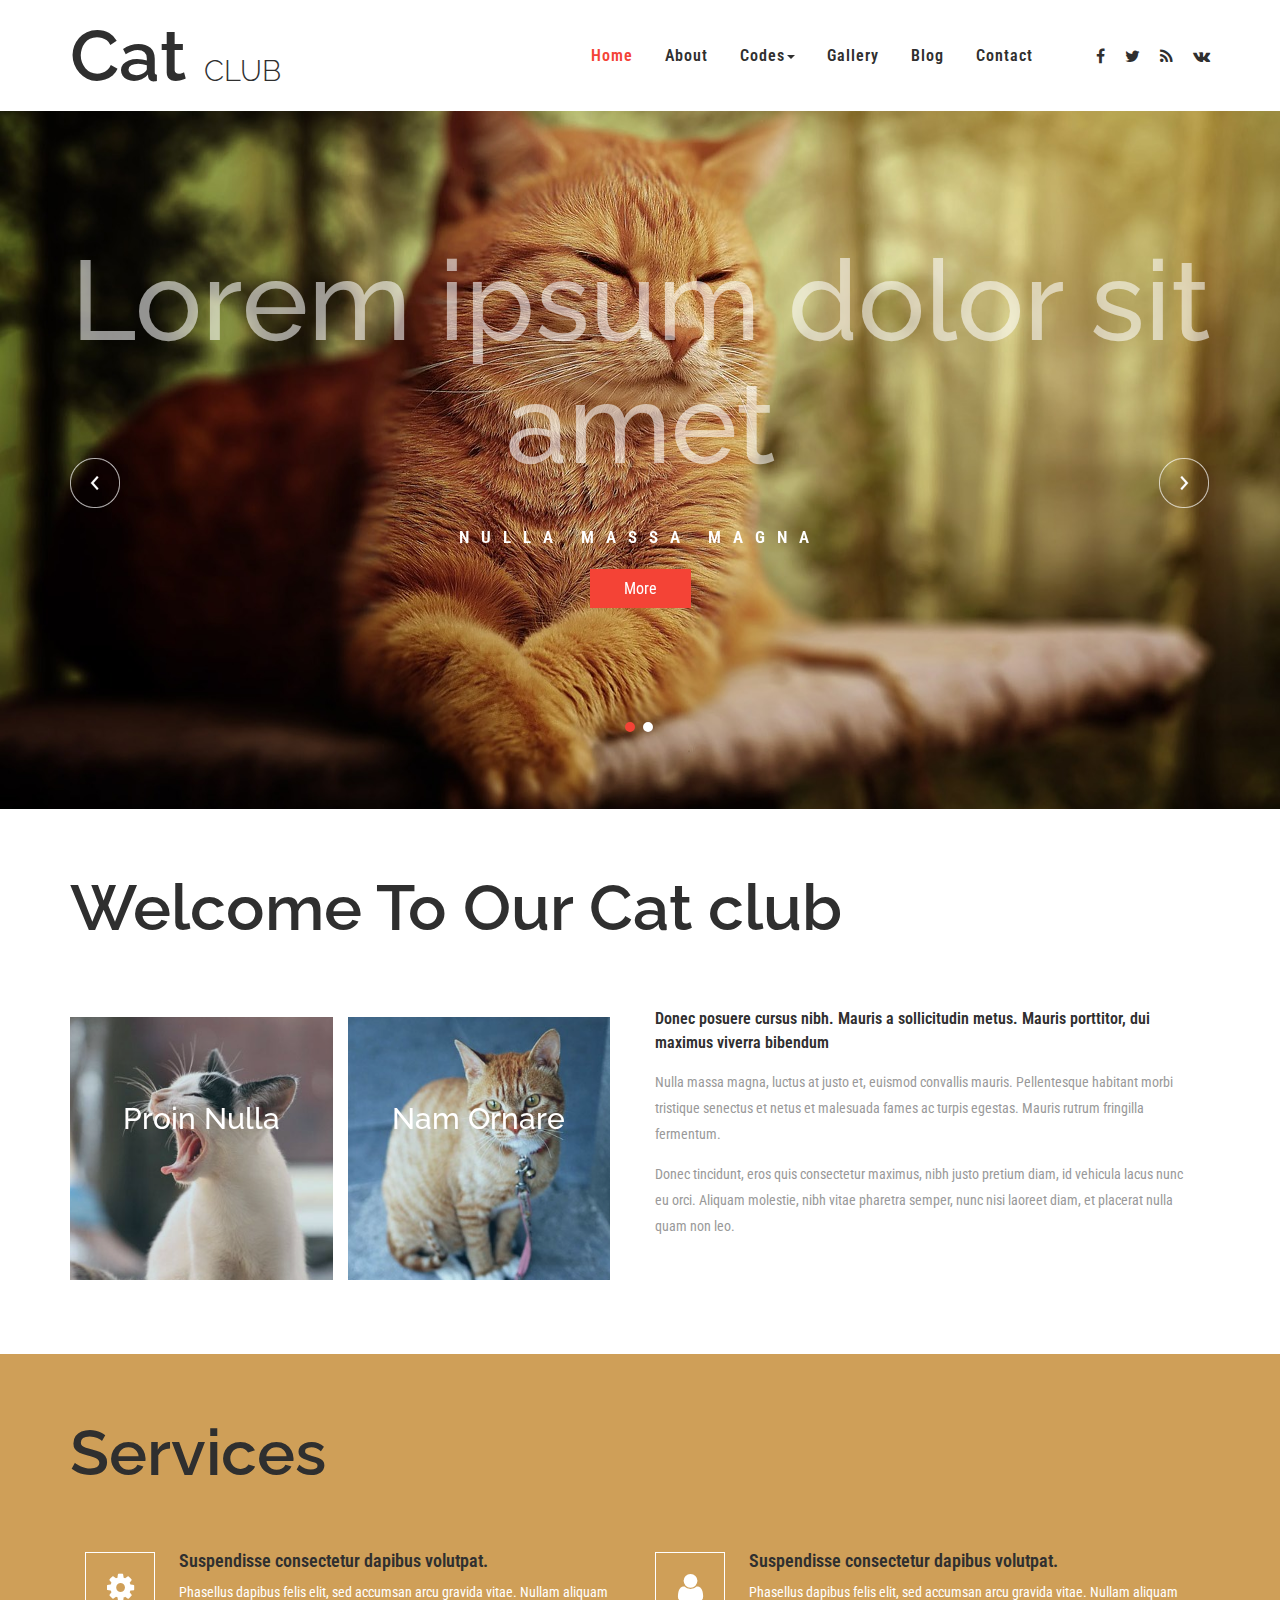
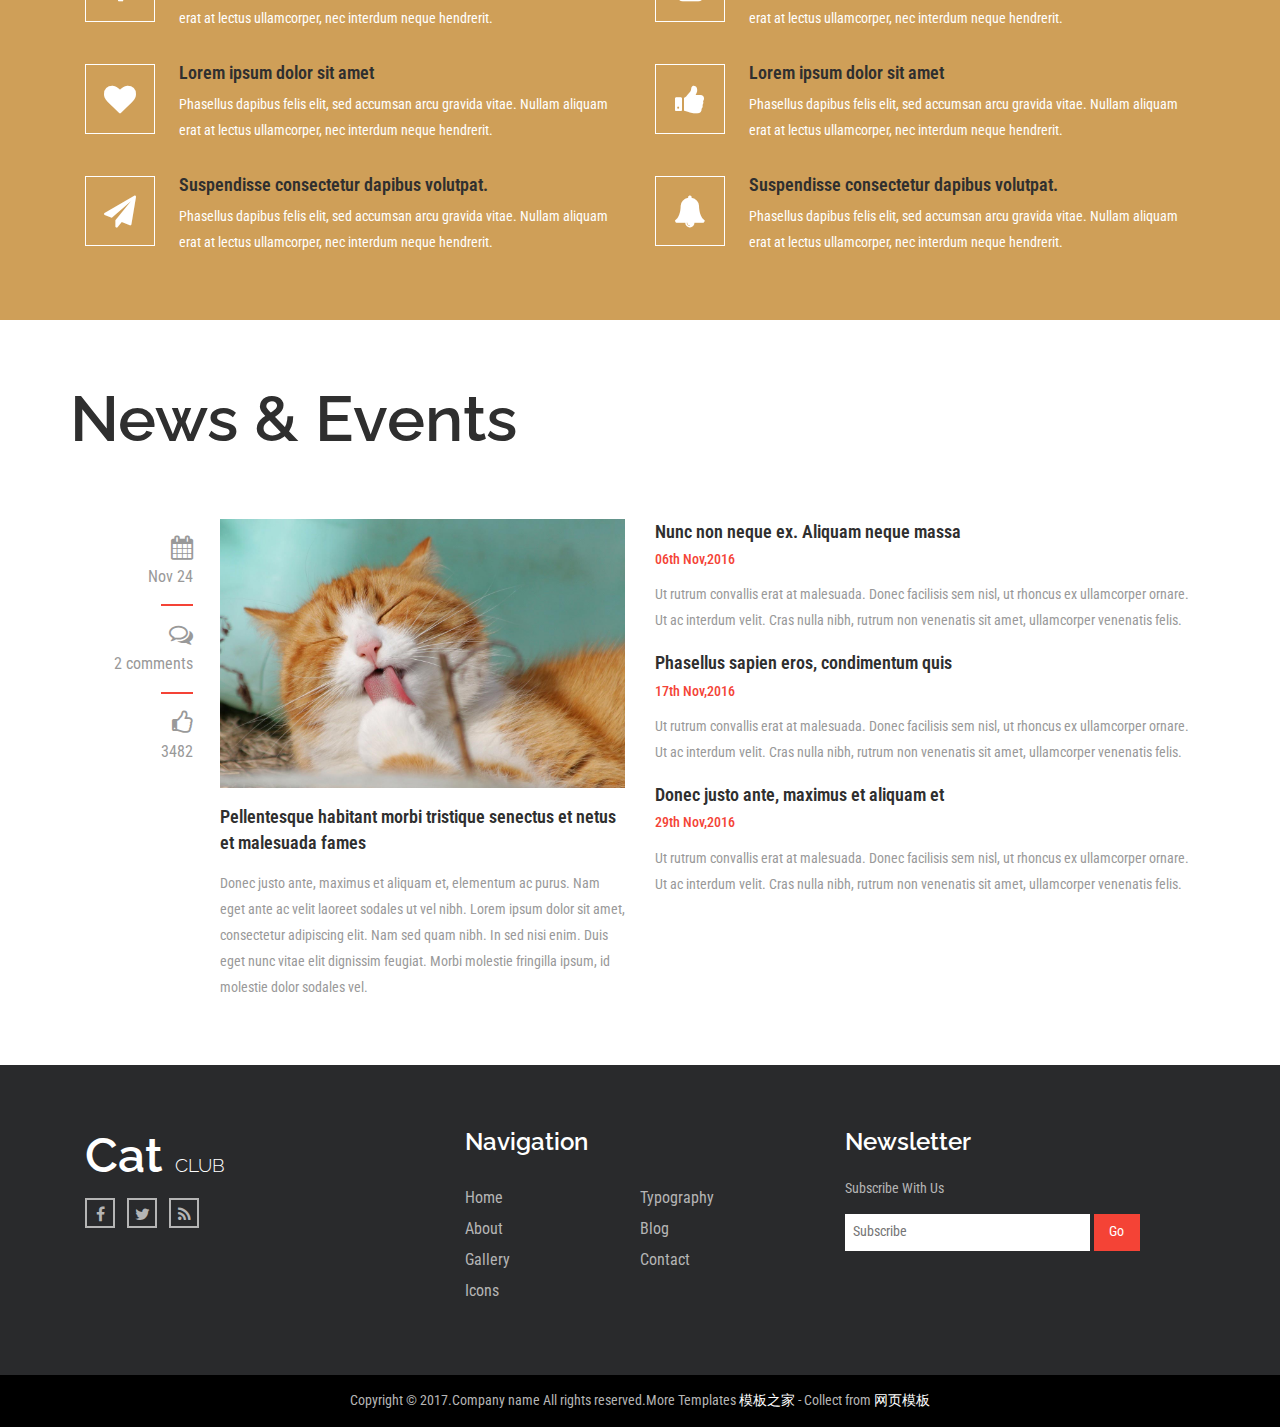
<file: 待定Boot模板/index.html>
<!DOCTYPE html>
<html lang="en">
<head>
<title>Home</title>
<meta name="viewport" content="width=device-width, initial-scale=1">
<meta charset="utf-8">
<meta name="keywords" content="" />
<script type="application/x-javascript"> addEventListener("load", function() { setTimeout(hideURLbar, 0); }, false); function hideURLbar(){ window.scrollTo(0,1); } </script>
<!-- bootstrap-css -->
<link href="css/bootstrap.css" rel="stylesheet" type="text/css" media="all" />
<!--// bootstrap-css -->
<!-- css -->
<link rel="stylesheet" href="css/style.css" type="text/css" media="all" />
<!--// css -->
<!-- font-awesome icons -->
<link href="css/font-awesome.css" rel="stylesheet"> 
<!-- //font-awesome icons -->
<!-- font -->
<link href='http://fonts.googleapis.com/css?family=Pacifico' rel='stylesheet' type='text/css'>
<link href="http://fonts.googleapis.com/css?family=Raleway:100,100i,200,200i,300,300i,400,400i,500,500i,600,600i,700,700i,800,800i,900,900i" rel="stylesheet">
<link href='http://fonts.googleapis.com/css?family=Roboto+Condensed:400,700italic,700,400italic,300italic,300' rel='stylesheet' type='text/css'>
<!-- //font -->
<script src="js/jquery-1.11.1.min.js"></script>
<script src="js/bootstrap.js"></script>
<script type="text/javascript">
	jQuery(document).ready(function($) {
		$(".scroll").click(function(event){		
			event.preventDefault();
			$('html,body').animate({scrollTop:$(this.hash).offset().top},1000);
		});
	});
</script> 
<!--[if lt IE 9]>
  <script src="https://oss.maxcdn.com/libs/html5shiv/3.7.0/html5shiv.js"></script>
<![endif]-->
</head>
<body>
	<!-- banner -->
	<div class="banner">
		<div class="header">
			<div class="container">
				<div class="header-left">
					<div class="w3layouts-logo">
						<h1>
							<a href="index.html">Cat <span>Club</span></a>
						</h1>
					</div>
				</div>
				<div class="header-right">
					<div class="top-nav">
						<nav class="navbar navbar-default">
								<div class="navbar-header">
									<button type="button" class="navbar-toggle collapsed" data-toggle="collapse" data-target="#bs-example-navbar-collapse-1">
										<span class="sr-only">Toggle navigation</span>
										<span class="icon-bar"></span>
										<span class="icon-bar"></span>
										<span class="icon-bar"></span>
									</button>
								</div>
							<!-- Collect the nav links, forms, and other content for toggling -->
							<div class="collapse navbar-collapse" id="bs-example-navbar-collapse-1">
								<ul class="nav navbar-nav">
									<li><a class="active" href="index.html">Home</a></li>
									<li><a href="about.html">About</a></li>
									<li class=""><a href="#" class="dropdown-toggle hvr-bounce-to-bottom" data-toggle="dropdown" role="button" aria-haspopup="true" aria-expanded="false">Codes<span class="caret"></span></a>
										<ul class="dropdown-menu">
											<li><a class="hvr-bounce-to-bottom" href="icons.html">Icons</a></li>
											<li><a class="hvr-bounce-to-bottom" href="typography.html">Typography</a></li>          
										</ul>
									</li>								
									<li><a href="gallery.html">Gallery</a></li>
									<li><a href="blog.html">Blog</a></li>
									<li><a href="contact.html">Contact</a></li>
								</ul>	
								<div class="clearfix"> </div>
							</div>	
						</nav>		
					</div>
					<div class="agileinfo-social-grids">
						<ul>
							<li><a href="#"><i class="fa fa-facebook"></i></a></li>
							<li><a href="#"><i class="fa fa-twitter"></i></a></li>
							<li><a href="#"><i class="fa fa-rss"></i></a></li>
							<li><a href="#"><i class="fa fa-vk"></i></a></li>
						</ul>
					</div>
					<div class="clearfix"> </div>
				</div>
				<div class="clearfix"> </div>
			</div>
		</div>
		<div class="w3layouts-banner-slider">
			<div class="container">
				<div class="slider">
					<div class="callbacks_container">
						<ul class="rslides callbacks callbacks1" id="slider4">
							<li>
								<div class="agileits-banner-info">
									<h3>Lorem ipsum dolor sit amet <span>Nulla massa magna</span></h3>
									<div class="w3-button">
										<a href="single.html">More</a>
									</div>
								</div>
							</li>
							<li>
								<div class="agileits-banner-info">
									<h3>Donec posuere cursus nibh<span>Ut molestie lectus</span></h3>
									<div class="w3-button">
										<a href="single.html">More</a>
									</div>
								</div>
							</li>
						</ul>
					</div>
					<script src="js/responsiveslides.min.js"></script>
					<script>
						// You can also use "$(window).load(function() {"
						$(function () {
						  // Slideshow 4
						  $("#slider4").responsiveSlides({
							auto: true,
							pager:true,
							nav:true,
							speed: 500,
							namespace: "callbacks",
							before: function () {
							  $('.events').append("<li>before event fired.</li>");
							},
							after: function () {
							  $('.events').append("<li>after event fired.</li>");
							}
						  });
					
						});
					 </script>
					<!--banner Slider starts Here-->
				</div>
			</div>
		</div>
	</div>
	<!-- //banner -->
	<div class="tlinks">Collect from <a href="http://www.cssmoban.com/"  title="网站模板">网站模板</a></div>
	<!-- banner-bottom -->
	<div class="welcome">
		<div class="container">
			<div class="w3ls-heading">
				<h2>Welcome To Our Cat club</h2>
			</div>
			<div class="welcome-grids">
				<div class="col-md-6 agile-welcome-grid">
					<div class="grid">
						<div class="col-md-6 agileits-left">
							<figure class="effect-chico">
								<img src="images/2.jpg" alt="" />
								<figcaption>
									<h4>Proin nulla</h4>
									<p>Chico's main fear was missing the morning bus.</p>
								</figcaption>			
							</figure>
						</div>
						<div class="col-md-6 agileits-left">
							<figure class="effect-chico">
								<img src="images/3.jpg" alt=" " />
								<figcaption>
									<h4>Nam ornare</h4>
									<p>Chico's main fear was missing the morning bus.</p>
								</figcaption>			
							</figure>
						</div>
						<div class="clearfix"> </div>
					</div>
				</div>
				<div class="col-md-6 agileinfo-welcome-right">
					<h4>Donec posuere cursus nibh. Mauris a sollicitudin metus. Mauris porttitor, dui maximus viverra bibendum</h4>
					<p>Nulla massa magna, luctus at justo et, euismod convallis mauris. Pellentesque habitant morbi tristique senectus et netus et malesuada fames ac turpis egestas. Mauris rutrum fringilla fermentum.<span>Donec tincidunt, eros quis consectetur maximus, nibh justo pretium diam, id vehicula lacus nunc eu orci. Aliquam molestie, nibh vitae pharetra semper, nunc nisi laoreet diam, et placerat nulla quam non leo. </span></p>
				</div>
				<div class="clearfix"> </div>
			</div>
		</div>
	</div>
	<!-- banner-bottom -->
	<!-- services -->
	<div class="services">
		<div class="container">
			<div class="w3ls-heading">
				<h3>Services</h3>
			</div>
			<div class="wthree-services-grids">
				<div class="col-md-6 w3ls-about-left">
					<div class="agileits-icon-grid">
						<div class="icon-left hvr-radial-out">
							<i class="fa fa-cog" aria-hidden="true"></i>
						</div>
						<div class="icon-right">
							<h5>Suspendisse consectetur dapibus volutpat.</h5>
							<p>Phasellus dapibus felis elit, sed accumsan arcu gravida vitae. Nullam aliquam erat at lectus ullamcorper, nec interdum neque hendrerit.</p>
						</div>
						<div class="clearfix"> </div>
					</div>
					<div class="agileits-icon-grid">
						<div class="icon-left hvr-radial-out">
							<i class="fa fa-heart" aria-hidden="true"></i>
						</div>
						<div class="icon-right">
							<h5>Lorem ipsum dolor sit amet</h5>
							<p>Phasellus dapibus felis elit, sed accumsan arcu gravida vitae. Nullam aliquam erat at lectus ullamcorper, nec interdum neque hendrerit.</p>
						</div>
						<div class="clearfix"> </div>
						</div>
					<div class="agileits-icon-grid">
						<div class="icon-left hvr-radial-out">
							<i class="fa fa-paper-plane" aria-hidden="true"></i>
						</div>
						<div class="icon-right">
							<h5>Suspendisse consectetur dapibus volutpat.</h5>
							<p>Phasellus dapibus felis elit, sed accumsan arcu gravida vitae. Nullam aliquam erat at lectus ullamcorper, nec interdum neque hendrerit.</p>
						</div>
						<div class="clearfix"> </div>
					</div>
				</div>
				<div class="col-md-6 w3ls-about-left">
					<div class="agileits-icon-grid">
						<div class="icon-left hvr-radial-out">
							<i class="fa fa-user" aria-hidden="true"></i>
						</div>
						<div class="icon-right">
							<h5>Suspendisse consectetur dapibus volutpat.</h5>
							<p>Phasellus dapibus felis elit, sed accumsan arcu gravida vitae. Nullam aliquam erat at lectus ullamcorper, nec interdum neque hendrerit.</p>
						</div>
						<div class="clearfix"> </div>
					</div>
					<div class="agileits-icon-grid">
						<div class="icon-left hvr-radial-out">
							<i class="fa fa-thumbs-up" aria-hidden="true"></i>
						</div>
						<div class="icon-right">
							<h5>Lorem ipsum dolor sit amet</h5>
							<p>Phasellus dapibus felis elit, sed accumsan arcu gravida vitae. Nullam aliquam erat at lectus ullamcorper, nec interdum neque hendrerit.</p>
						</div>
						<div class="clearfix"> </div>
						</div>
					<div class="agileits-icon-grid">
						<div class="icon-left hvr-radial-out">
							<i class="fa fa-bell" aria-hidden="true"></i>
						</div>
						<div class="icon-right">
							<h5>Suspendisse consectetur dapibus volutpat.</h5>
							<p>Phasellus dapibus felis elit, sed accumsan arcu gravida vitae. Nullam aliquam erat at lectus ullamcorper, nec interdum neque hendrerit.</p>
						</div>
						<div class="clearfix"> </div>
					</div>
				</div>
				<div class="clearfix"> </div>
			</div>
		</div>
	</div>
	<!-- //services -->
	<!-- news -->
	<div class="news">
		<div class="container">
			<div class="w3ls-heading">
				<h3>News & Events</h3>
			</div>
			<div class="w3-agileits-news-grids">
				<div class="col-md-6 news-left">
					<div class="w3-agile-news-date">
						<div class="agile-news-icon">
							<i class="fa fa-calendar" aria-hidden="true"></i>
							<p>Nov 24</p>
						</div>
						<div class="agileits-line"> </div>
						<div class="agile-news-icon">
							<a href="#"><i class="fa fa-comments-o" aria-hidden="true"></i></a>
							<p>2 comments</p>
						</div>
						<div class="agileits-line"> </div>
						<div class="agile-news-icon">
							<a href="#"><i class="fa fa-thumbs-o-up" aria-hidden="true"></i></a>
							<p>3482</p>
						</div>
					</div>
					<div class="w3-agile-news-img">
						<a href="single.html"><img src="images/4.jpg" alt="" /></a>
						<h4><a href="single.html">Pellentesque habitant morbi tristique senectus et netus et malesuada fames</a></h4>
						<p>Donec justo ante, maximus et aliquam et, elementum ac purus. Nam eget ante ac velit laoreet sodales ut vel nibh. Lorem ipsum dolor sit amet, consectetur adipiscing elit. Nam sed quam nibh. In sed nisi enim. Duis eget nunc vitae elit dignissim feugiat. Morbi molestie fringilla ipsum, id molestie dolor sodales vel.</p>
					</div>
					<div class="clearfix"> </div>
				</div>
				<div class="col-md-6 news-right">
					<div class="news-right-grid">
						<a href="single.html">Nunc non neque ex. Aliquam neque massa</a>
						<h5>06th Nov,2016</h5>
						<p>Ut rutrum convallis erat at malesuada. Donec facilisis sem nisl, ut rhoncus ex ullamcorper ornare. Ut ac interdum velit. Cras nulla nibh, rutrum non venenatis sit amet, ullamcorper venenatis felis.</p>
					</div>
					<div class="news-right-grid">
						<a href="single.html">Phasellus sapien eros, condimentum quis</a>
						<h5>17th Nov,2016</h5>
						<p>Ut rutrum convallis erat at malesuada. Donec facilisis sem nisl, ut rhoncus ex ullamcorper ornare. Ut ac interdum velit. Cras nulla nibh, rutrum non venenatis sit amet, ullamcorper venenatis felis.</p>
					</div>
					<div class="news-right-grid">
						<a href="single.html">Donec justo ante, maximus et aliquam et</a>
						<h5>29th Nov,2016</h5>
						<p>Ut rutrum convallis erat at malesuada. <wbr>Donec facilisis sem nisl, ut rhoncus ex ullamcorper ornare. Ut ac interdum velit. Cras nulla nibh, rutrum non venenatis sit amet, ullamcorper venenatis felis.</p>
					</div>
				</div>
				<div class="clearfix"> </div>
			</div>
		</div>
	</div>
	<!-- //news -->
	<!-- footer -->
	<footer>
		<div class="container">
			<div class="agileits-w3layouts-footer-grids">
				<div class="col-md-4 footer-left">
					<h3>
						<a href="index.html">Cat <span>Club</span></a>
					</h3>
					<div class="footer-social-grids">
						<ul>
							<li><a href="#"><i class="fa fa-facebook"></i></a></li>
							<li><a href="#"><i class="fa fa-twitter"></i></a></li>
							<li><a href="#"><i class="fa fa-rss"></i></a></li>
						</ul>
					</div>
				</div>
				<div class="col-md-4 footer-left">
					<h4>Navigation</h4>
					<div class="col-md-6 footer-grid-left">
						<ul>
							<li><a class="active" href="index.html">Home</a></li>
							<li><a href="about.html">About</a></li>								
							<li><a href="gallery.html">Gallery</a></li>
							<li><a href="icons.html">Icons</a></li>
						</ul>
					</div>
					<div class="col-md-6 footer-grid-left">
						<ul>
							<li><a href="typography.html">Typography</a></li>
							<li><a href="blog.html">Blog</a></li>
							<li><a href="contact.html">Contact</a></li>
						</ul>
					</div>
					<div class="clearfix"> </div>
				</div>
				<div class="col-md-4 footer-left">
					<h4>Newsletter</h4>
					<p>Subscribe With Us</p>
					<form action="#" method="post">
						<input type="email" placeholder="Subscribe" name="Subscribe" required="">
						<button class="btn1">Go</button>
					</form>
				</div>
				<div class="clearfix"> </div>
			</div>
		</div>
	</footer>
	<!-- footer -->
	<!-- copyright -->
	<div class="copyright">
		<div class="container">
			<p>Copyright &copy; 2017.Company name All rights reserved.More Templates <a href="http://www.cssmoban.com/" target="_blank" title="模板之家">模板之家</a> - Collect from <a href="http://www.cssmoban.com/" title="网页模板" target="_blank">网页模板</a></p>
		</div>
	</div>
	<!-- //copyright -->
	<script src="js/responsiveslides.min.js"></script>
	<script src="js/SmoothScroll.min.js"></script>
<script type="text/javascript" src="js/move-top.js"></script>
<script type="text/javascript" src="js/easing.js"></script>
	<!-- here stars scrolling icon -->
	<script type="text/javascript">
		$(document).ready(function() {
			/*
				var defaults = {
				containerID: 'toTop', // fading element id
				containerHoverID: 'toTopHover', // fading element hover id
				scrollSpeed: 1200,
				easingType: 'linear' 
				};
			*/
								
			$().UItoTop({ easingType: 'easeOutQuart' });
								
			});
	</script>
<!-- //here ends scrolling icon -->
</body>	
</html>
</file>
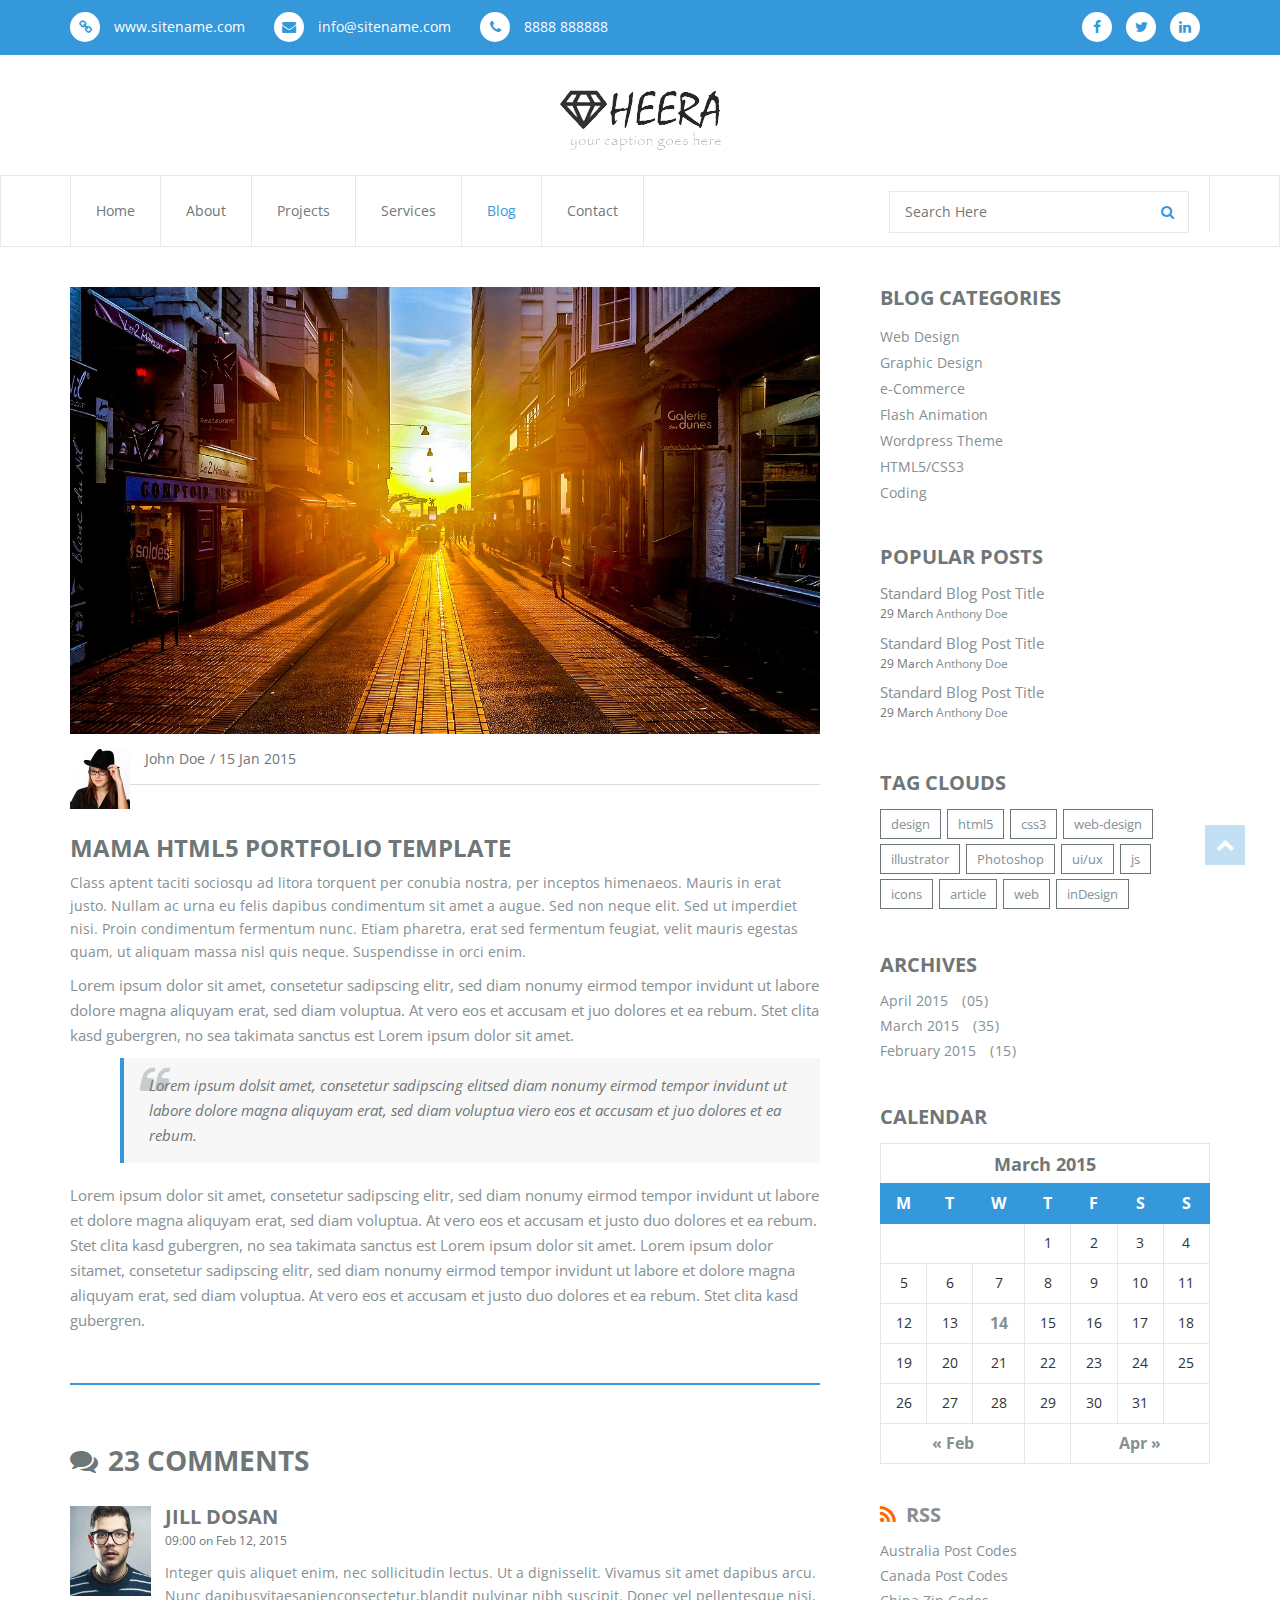
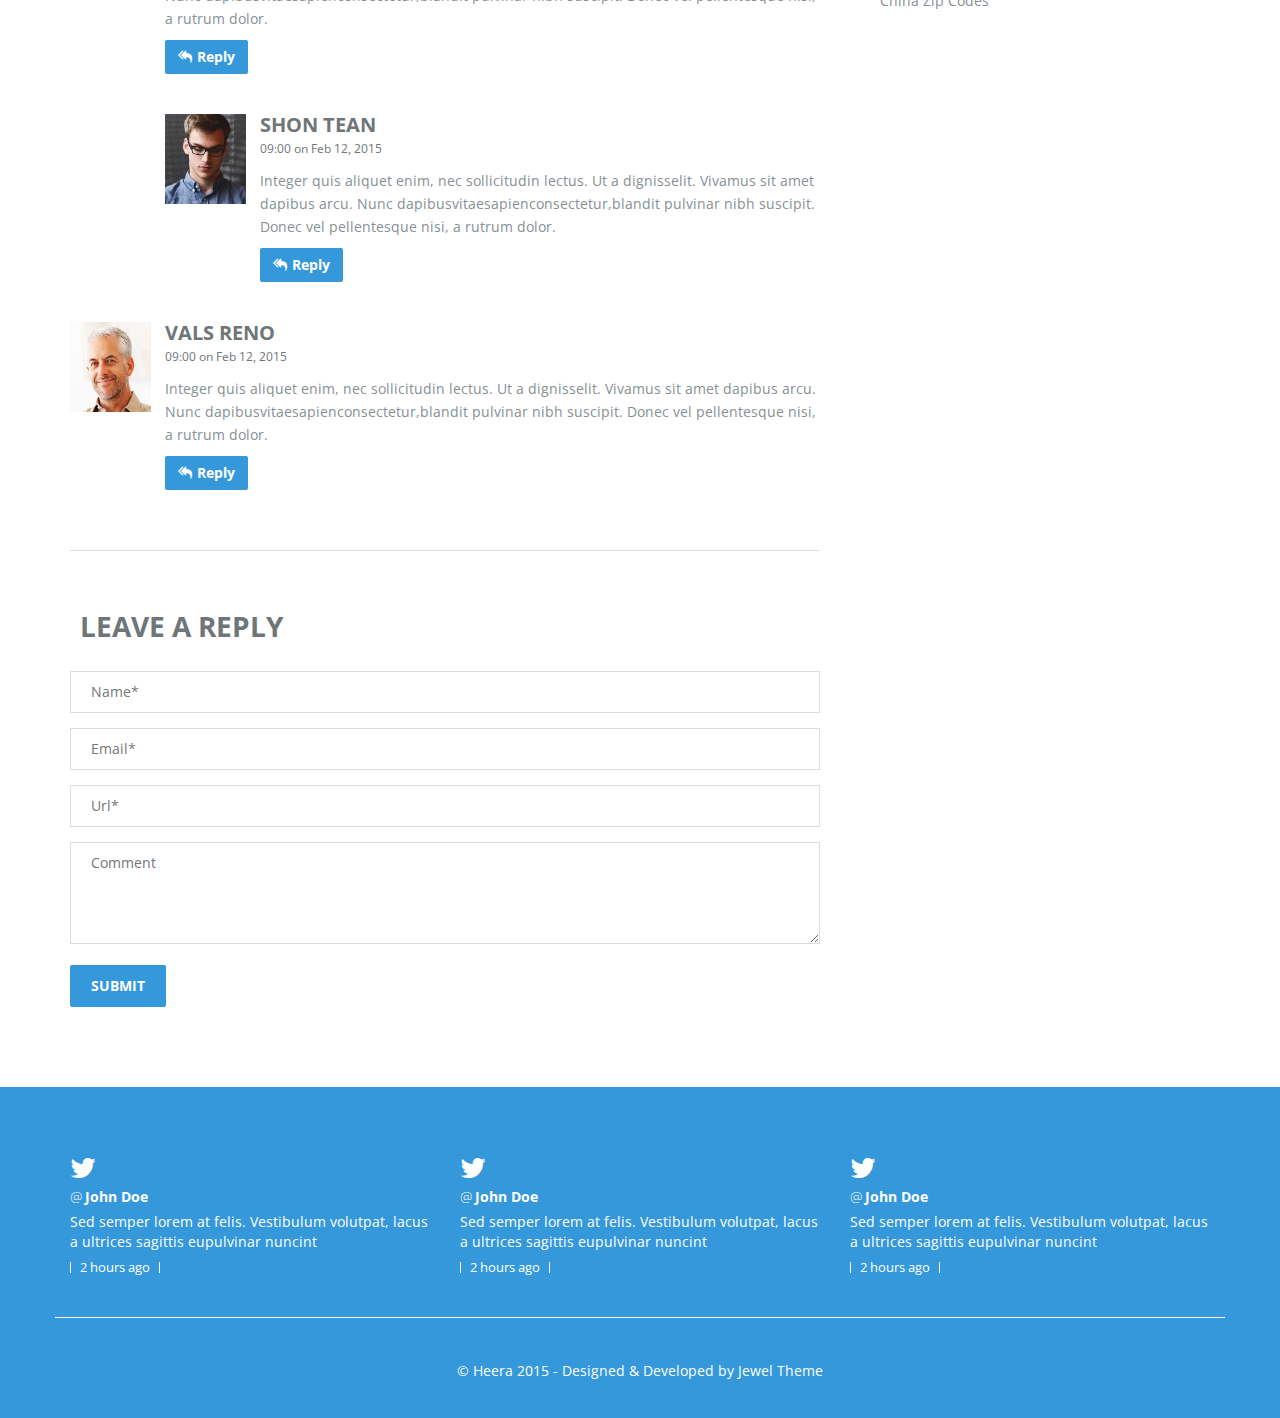
<file: sbtp_37_dm/blog-single.html>
<!doctype html>
<html lang="en">
<head>
	<meta charset="UTF-8">
	<title>Heera HTML5 Template by Jewel Theme</title>

	<meta name="description" content="Heera HTML5 Template by Jewel Theme" >

	<meta name="author" content="Jewel Theme">

	<meta http-equiv="X-UA-Compatible" content="IE=edge">

	<!-- Mobile Specific Meta -->
	<meta name="viewport" content="width=device-width, initial-scale=1">
	<!--[if IE]><meta http-equiv='X-UA-Compatible' content='IE=edge,chrome=1'><![endif]-->

	<!-- Bootstrap  -->
	<link href="assets/css/bootstrap.min.css" rel="stylesheet">

	<!-- icon fonts font Awesome -->
	<link href="assets/css/font-awesome.min.css" rel="stylesheet">

	<!-- Import Custom Styles -->
	<link href="assets/css/style.css" rel="stylesheet">

	<!-- Import Animate Styles -->
	<link href="assets/css/animate.min.css" rel="stylesheet">

	<!-- Import Custom Responsive Styles -->
	<link href="assets/css/responsive.css" rel="stylesheet">

	
	<!--[if IE]>
  		<script src="http://html5shiv.googlecode.com/svn/trunk/html5.js"></script>
  		<![endif]-->

  	</head>
  	<body class="header-fixed-top">


      <div id="page-top" class="page-top"></div><!-- /.page-top -->

      <section id="top-contact" class="top-contact">
        <div class="container">
          <div class="row">
            <div class="col-sm-8 pull-left">
              <ul class="contact-list">
                <li>
                  <a class="site-name" href="#">
                    <span class="top-icon"><i class="fa fa-link"></i></span>
                    www.sitename.com
                  </a>
                </li>
                <li>
                  <a class="info" href="#">
                    <span class="top-icon"><i class="fa fa-envelope"></i></span>
                    info@sitename.com
                  </a>
                </li>
                <li>
                  <a class="phone-no" href="#">
                    <span class="top-icon"><i class="fa fa-phone"></i></span>
                    8888 888888
                  </a>
                </li>
              </ul>
            </div>

            <div class="col-sm-4 pull-right">
              <div class="top-social">
                <ul>
                  <li>
                    <a href="#" class="top-icon fa fa-facebook"></a>
                  </li>
                  <li>
                    <a href="#" class="top-icon fa fa-twitter"></a>
                  </li>
                  <li>
                    <a href="#" class="top-icon fa fa-linkedin"></a>
                  </li>
                </ul>
              </div>
            </div>
          </div><!-- /.row -->
        </div><!-- /.container -->
      </section><!-- /#top-contact -->



      <section id="site-banner" class="site-banner text-center">
        <div class="container">
          <div class="site-logo">
            <a href="./"><img src="images/logo.png" alt="Site Logo"></a>
          </div><!-- /.site-logo -->
        </div><!-- /.container -->
      </section><!-- /#site-banner -->



      <header id="main-menu" class="main-menu">
        <div class="container">
          <div class="row">
            <div class="col-sm-7">
              <div class="navbar-header">
                <button type="button" class="navbar-toggle collapsed" data-toggle="collapse" data-target="#menu">
                  <i class="fa fa-bars"></i>
                </button>
                <div class="menu-logo">
                  <a href="./"><img src="images/logo.png" alt="menu Logo"></a>
                </div><!-- /.menu-logo -->
              </div>
              <nav id="menu" class="menu collapse navbar-collapse">
                <ul id="headernavigation" class="menu-list nav navbar-nav">
                  <li><a href="./">Home</a></li>
                  <li><a href="#about">About</a></li>
                  <li><a href="#portfolio">Projects</a></li>
                  <li><a href="#services">Services</a></li>
                  <li class="active"><a href="#latest-post">Blog</a></li>
                  <li><a href="#contact">Contact</a></li>
                </ul><!-- /.menu-list -->
              </nav><!-- /.menu-list -->
            </div>

            <div class="col-sm-5">
              <div class="menu-search pull-right">
                <form role="search" class="search-form" action="#" method="get">
                  <input class="search-field" type="text" name="s" id="s" placeholder="Search Here" required>
                  <button class="btn search-btn" type="submit"><i class="fa fa-search"></i></button>
                </form><!-- /.search-form -->
              </div><!-- /.menu-search -->
            </div>
          </div><!-- /.row -->
        </div><!-- /.container -->
      </header><!-- /#main-menu -->




      <section id="main-content" class="main-content blog-post-singgle-page">
        <div class="container">
          <div class="row">
            <div class="col-sm-8">
              <div id="blog-post-content" class="blog-post-content">
                <article class="post type-post">
                  <div class="post-top">
                    <div class="post-thumbnail">
                      <img class="img-responsive" src="images/blog-single/1.jpg" alt="post Image">
                    </div><!-- /.post-thumbnail -->  
                    <div class="post-meta">
                      <div class="entry-meta">
                        <div class="author-avatar">
                          <img src="images/author/1.jpg" alt="Author Image">
                        </div><!-- /.author-avatar -->
                        <div class="entry-meta-content">
                          <span class="author-name">
                            <a href="#">John Doe</a>
                          </span>
                          <span class="entry-date">
                            <time datetime="2015-01-15">15 Jan 2015</time>
                          </span>
                        </div><!-- /.meta-content -->
                      </div><!-- /.entry-meta -->
                    </div><!-- /.post-meta -->
                  </div><!-- /.post-top -->
                  <div class="post-content">
                    <h2 class="entry-title"><a href="blog-single.html">Mama HTML5 Portfolio Template</a></h2>
                    <p class="entry-text">
                      Class aptent taciti sociosqu ad litora torquent per conubia nostra, per inceptos himenaeos. Mauris in erat justo. Nullam ac urna eu felis dapibus condimentum sit amet a augue. Sed non neque elit. Sed ut imperdiet nisi. Proin condimentum fermentum nunc. Etiam pharetra, erat sed fermentum feugiat, velit mauris egestas quam, ut aliquam massa nisl quis neque. Suspendisse in orci enim.
                    </p>
                    <p>
                      Lorem ipsum dolor sit amet, consetetur sadipscing elitr, sed diam nonumy eirmod tempor invidunt ut labore dolore magna aliquyam erat,  sed diam voluptua. At vero eos et accusam et juo dolores et ea rebum. Stet clita kasd gubergren, no sea takimata sanctus est Lorem ipsum dolor sit amet.
                    </p>

                    <blockquote>
                      Lorem ipsum dolsit amet, consetetur sadipscing elitsed diam nonumy  eirmod tempor invidunt ut labore dolore magna aliquyam erat,  sed diam voluptua viero eos et accusam et juo dolores et ea rebum.
                    </blockquote>
                    <p>
                      Lorem ipsum dolor sit amet, consetetur sadipscing elitr, sed diam nonumy eirmod tempor invidunt ut labore et dolore magna aliquyam erat, sed diam voluptua.
                      At vero eos et accusam et justo duo dolores et ea rebum. Stet clita kasd gubergren, no sea takimata sanctus est Lorem ipsum dolor sit amet. Lorem ipsum dolor sitamet, consetetur sadipscing elitr,  sed diam nonumy eirmod tempor invidunt ut labore et dolore magna aliquyam erat, sed diam voluptua.  At vero eos et accusam et justo duo dolores et ea rebum. Stet clita kasd gubergren.
                    </p>
                  </div><!-- /.post-content -->

                  <div id="comments" class="comments">
                    <div class="comments-area">
                      <h3 class="comment-title"><span class="title-icon"><i class='fa fa-comments'></i></span>23 Comments</h3>
                      <div class="comments-details">
                        <ul class="comment-list">
                          <li class="parent">
                            <article class="comment">
                              <div class="comment-author">
                                <img src="images/comment/1.jpg" alt="Comment Author">
                              </div>
                              <div class="comment-content">
                                <h4 class="author-name">Jill Dosan</h4>
                                <span class="comment-date">
                                  <span class="entry-date">
                                    <time datetime="12-02-2015 09:00">09:00 on Feb 12, 2015</time> 
                                  </span>
                                </span><!-- /.comment-date -->
                                <p>Integer quis aliquet enim, nec sollicitudin lectus. Ut a dignisselit. Vivamus sit amet dapibus arcu. Nunc dapibusvitaesapienconsectetur,blandit pulvinar nibh suscipit. Donec vel pellentesque nisi, a rutrum dolor. </p>
                                <a class="btn" href="#"><span class="btn-icon"><i class="fa fa-reply-all"></i></span>Reply</a>
                              </div>
                            </article><!-- /.comment -->

                            <ul>
                              <li class="child">
                                <article class="comment">
                                  <div class="comment-author">
                                    <img src="images/comment/2.jpg" alt="Comment Author">
                                  </div>
                                  <div class="comment-content">
                                    <h4 class="author-name">Shon Tean</h4>
                                    <span class="comment-date">
                                      <span class="entry-date">
                                        <time datetime="12-02-2015 09:00">09:00 on Feb 12, 2015</time> 
                                      </span>
                                    </span><!-- /.comment-date -->
                                    <p>Integer quis aliquet enim, nec sollicitudin lectus. Ut a dignisselit. Vivamus sit amet dapibus arcu. Nunc dapibusvitaesapienconsectetur,blandit pulvinar nibh suscipit. Donec vel pellentesque nisi, a rutrum dolor.</p>
                                    <a class="btn" href="#"><span class="btn-icon"><i class="fa fa-reply-all"></i></span>Reply</a>
                                  </div>
                                </article><!-- /.comment -->
                              </li>
                            </ul>
                          </li>

                          <li class="parent">
                            <article class="comment">
                              <div class="comment-author">
                                <img src="images/comment/3.jpg" alt="Comment Author">
                              </div>
                              <div class="comment-content">
                                <h4 class="author-name">Vals Reno</h4>
                                <span class="comment-date">
                                  <span class="entry-date">
                                    <time datetime="12-02-2015 09:00">09:00 on Feb 12, 2015</time> 
                                  </span>
                                </span><!-- /.comment-date -->
                                <p>Integer quis aliquet enim, nec sollicitudin lectus. Ut a dignisselit. Vivamus sit amet dapibus arcu. Nunc dapibusvitaesapienconsectetur,blandit pulvinar nibh suscipit. Donec vel pellentesque nisi, a rutrum dolor.</p>
                                <a class="btn" href="#"><span class="btn-icon"><i class="fa fa-reply-all"></i></span>Reply</a>
                              </div>
                            </article><!-- /.comment -->
                          </li>                   
                        </ul>
                      </div><!-- /.comments -->

                      <div id="leave-comment" class="clearfix leave-comment">
                        <h3 class="title"><span class="title-icon ti-comment-alt"></span>Leave A Reply</h3>
                        <div id="respond">
                          <form action="#" method="post" id="commentform" class="commentform">
                            <input id="author" class="name" name="author" type="text" placeholder="Name*" value="" required>
                            <input id="email" class="email" name="email" type="email" placeholder="Email*" value="" required>
                            <input id="url" class="url" name="email" type="email" placeholder="Url*" value="" required>
                            <textarea id="comment" class="comment" name="comment" placeholder="Comment" rows="4" required></textarea>
                            <button name="submit" class="submit-btn" type="submit" id="submit"><span class="ti-shift-right"></span>Submit</button>
                          </form><!-- /#commentform -->
                        </div><!-- /#respond -->
                      </div><!-- /#leave-comment -->
                    </div><!-- /.comment-area -->
                  </div><!-- /#comment -->
                </article>
              </div>
            </div>
            <div class="col-sm-4">
              <div id="blog-sidebar" class="blog-sidebar widget-area" role="complementary">
                <div class="sidebar-content">

                  <aside class="widget widget_categories">
                    <h3 class="widget-title">
                      Blog Categories
                    </h3><!-- /.widget-title -->

                    <ul class="category-list">
                      <li><a href="#" >Web Design</a></li>
                      <li><a href="#" >Graphic Design</a></li>
                      <li><a href="#" >e-Commerce</a></li>
                      <li><a href="#" >Flash Animation</a></li>
                      <li><a href="#" >Wordpress Theme</a></li>
                      <li><a href="#" >HTML5/CSS3</a></li>
                      <li><a href="#" >Coding</a></li>
                    </ul>
                  </aside><!-- /.widget -->

                  <aside class="widget widget_recent_entries">
                    <h3 class="widget-title">
                      Popular Posts
                    </h3><!-- /.widget-title -->
                    <ul class="recent-post">
                      <li>
                        <div class="recent-post-details">
                          <a class="post-title" href="#">Standard Blog Post Title</a><br>
                          <div class="post-meta">
                            <time datetime="2014-03-29">29 March</time> 
                            <a href="#">Anthony Doe</a>
                          </div><!-- /.post-meta -->
                        </div><!-- /.recent-post-details -->
                      </li>
                      <li>
                        <div class="recent-post-details">
                          <a class="post-title" href="#">Standard Blog Post Title</a><br>
                          <div class="post-meta">
                            <time datetime="2014-03-29">29 March</time> 
                            <a href="#">Anthony Doe</a>
                          </div><!-- /.post-meta -->
                        </div><!-- /.recent-post-details -->
                      </li>
                      <li>
                        <div class="recent-post-details">
                          <a class="post-title" href="#">Standard Blog Post Title</a><br>
                          <div class="post-meta">
                            <time datetime="2014-03-29">29 March</time> 
                            <a href="#">Anthony Doe</a>
                          </div><!-- /.post-meta -->
                        </div><!-- /.recent-post-details -->
                      </li>
                    </ul><!-- /.recent-post -->
                  </aside><!-- /.widget -->

                  <aside class="widget widget wp_widget_tag_cloud clearfix">
                    <h3 class="widget-title">
                      Tag Clouds
                    </h3><!-- /.widget-title -->
                    <div class="tag-cloud-wrapper">
                      <a href="#">design</a>
                      <a href="#">html5</a>
                      <a href="#">css3</a>
                      <a href="#">web-design</a>
                      <a href="#">illustrator</a>
                      <a href="#">Photoshop</a>
                      <a href="#">ui/ux</a>
                      <a href="#">js</a>
                      <a href="#">icons</a>
                      <a href="#">article</a>
                      <a href="#">web</a>
                      <a href="#">inDesign</a>
                    </div><!-- /.tag-cloud-wrapper -->
                  </aside><!-- /.widget -->

                  <aside class="widget widget_archive">
                    <h3 class="widget-title">
                      Archives
                    </h3><!-- /.widget-title -->
                    <ul class="archive-list">
                      <li><a href="#">April 2015 <span class="count">05</span></a> </li>
                      <li><a href="#">March 2015 <span class="count">35</span></a> </li>
                      <li><a href="#">February 2015 <span class="count">15</span></a> </li>
                    </ul>
                  </aside><!-- /.widget -->

                  <aside class="widget widget_calendar">
                    <h3 class="widget-title">Calendar</h3>
                    <div id="calendar_wrap" class="calendar_wrap">
                      <table id="wp-calendar" class="wp-calenda">
                        <caption>March 2015</caption>
                        <thead>
                          <tr>
                            <th scope="col" title="Monday">M</th>
                            <th scope="col" title="Tuesday">T</th>
                            <th scope="col" title="Wednesday">W</th>
                            <th scope="col" title="Thursday">T</th>
                            <th scope="col" title="Friday">F</th>
                            <th scope="col" title="Saturday">S</th>
                            <th scope="col" title="Sunday">S</th>
                          </tr>
                        </thead>

                        <tfoot>
                          <tr>
                            <td colspan="3" id="prev"><a href="#">« Feb</a></td>
                            <td class="pad">&nbsp;</td>
                            <td colspan="3" id="next"><a href="#">Apr »</a></td>
                          </tr>
                        </tfoot>

                        <tbody>
                          <tr>
                            <td colspan="3" class="pad">&nbsp;</td><td>1</td><td>2</td><td>3</td><td>4</td>
                          </tr>
                          <tr>
                            <td>5</td><td>6</td><td>7</td><td>8</td><td>9</td><td>10</td><td>11</td>
                          </tr>
                          <tr>
                            <td>12</td><td>13</td><td><a href="#">14</a></td><td>15</td><td>16</td><td>17</td><td>18</td>
                          </tr>
                          <tr>
                            <td>19</td><td>20</td><td>21</td><td>22</td><td>23</td><td>24</td><td>25</td>
                          </tr>
                          <tr>
                            <td>26</td><td>27</td><td>28</td><td>29</td><td>30</td><td>31</td>
                            <td class="pad" colspan="1">&nbsp;</td>
                          </tr>
                        </tbody>
                      </table></div></aside>

                      <aside class="widget widget_rss">
                        <h3 class="widget-title"><a class="rsswidget" href="#" title="Syndicate this content"><i class="rss-icon fa fa-rss"></i>Rss</a>
                        </h3>
                        <ul>
                          <li>
                            <a class="rsswidget" href="#">Australia Post Codes</a>
                          </li>
                          <li>
                            <a class="rsswidget" href="#">Canada Post Codes</a>
                          </li>
                          <li>
                            <a class="rsswidget" href="#">China Zip Codes</a>
                          </li>
                        </ul>
                      </aside>
                    </div><!-- /.sidebar-content -->
                  </div><!-- /#sidebar -->
                </div>
              </div>
            </div><!-- /.container -->
          </section><!-- /#main-content -->





          <footer>
            <div id="footer-top" class="footer-top">
              <div class="container">
                <div class="row">
                  <div id="tweet" class="tweet text-left">
                    <div class="col-xs-4 about-tweet">
                      <span class="tweet-icon"><i class="fa fa-twitter"></i></span>
                      <span class="tweet-author">John Doe</span>
                      <p class="tweet-details">
                        Sed semper lorem at felis. Vestibulum volutpat, lacus a ultrices sagittis eupulvinar nuncint
                      </p><!-- /.tweet-details -->
                      <time datetime="PT2H">2 Hours Ago</time>
                    </div>
                    <div class="col-xs-4 about-tweet">
                      <span class="tweet-icon"><i class="fa fa-twitter"></i></span>
                      <span class="tweet-author">John Doe</span>
                      <p class="tweet-details">
                        Sed semper lorem at felis. Vestibulum volutpat, lacus a ultrices sagittis eupulvinar nuncint
                      </p><!-- /.tweet-details -->
                      <time datetime="PT2H">2 Hours Ago</time>
                    </div>
                    <div class="col-xs-4 about-tweet">
                      <span class="tweet-icon"><i class="fa fa-twitter"></i></span>
                      <span class="tweet-author">John Doe</span>
                      <p class="tweet-details">
                        Sed semper lorem at felis. Vestibulum volutpat, lacus a ultrices sagittis eupulvinar nuncint
                      </p><!-- /.tweet-details -->
                      <time datetime="PT2H">2 Hours Ago</time>
                    </div>
                  </div><!-- /#tweet -->
                </div><!-- /.row -->
              </div><!-- /.container -->
            </div><!-- /#footer-top -->

            <div id="footer-bottom" class="footer-bottom text-center">
              <div class="container">
                <div id="copyright" class="copyright">
                  &copy; <a href="http://demos.jeweltheme.com/kite">Heera</a>  2015 - Designed &amp; Developed by <a href="">Jewel Theme</a>
                </div><!-- /#copyright -->
              </div>
            </div><!-- /#footer-bottom -->
          </footer>



          <div id="scroll-to-top" class="scroll-to-top">
           <span>
            <i class="fa fa-chevron-up"></i>    
          </span>
        </div><!-- /#scroll-to-top -->



        <!-- Include modernizr-2.8.3.min.js -->
        <script src="assets/js/modernizr-2.8.3.min.js"></script>

        <!-- Include jquery.min.js plugin -->
        <script src="assets/js/jquery-2.1.0.min.js"></script>

        <!-- Javascript Plugins  -->
        <script src="assets/js/plugins.js"></script>

        <!-- Custom Functions  -->
        <script src="assets/js/functions.js"></script>

        <script src="assets/js/wow.min.js"></script>

      </body>
      </html>
</file>
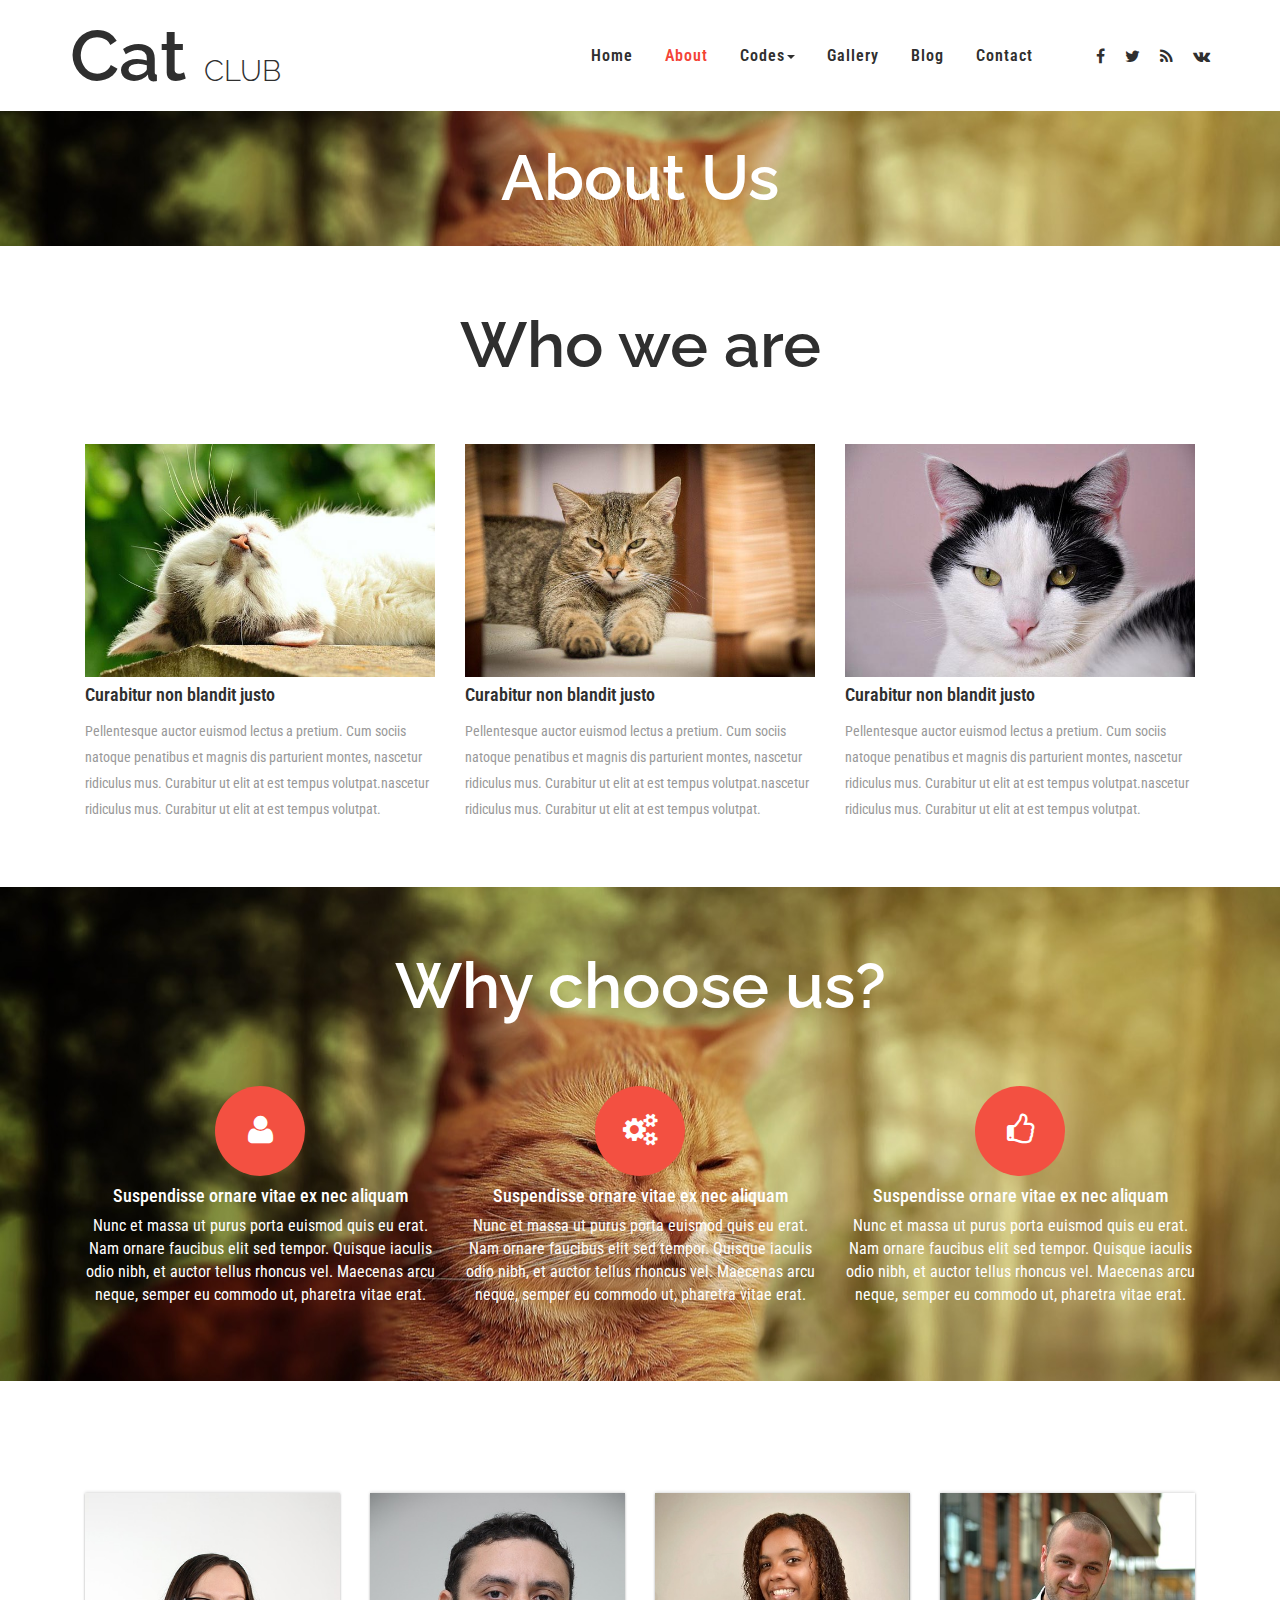
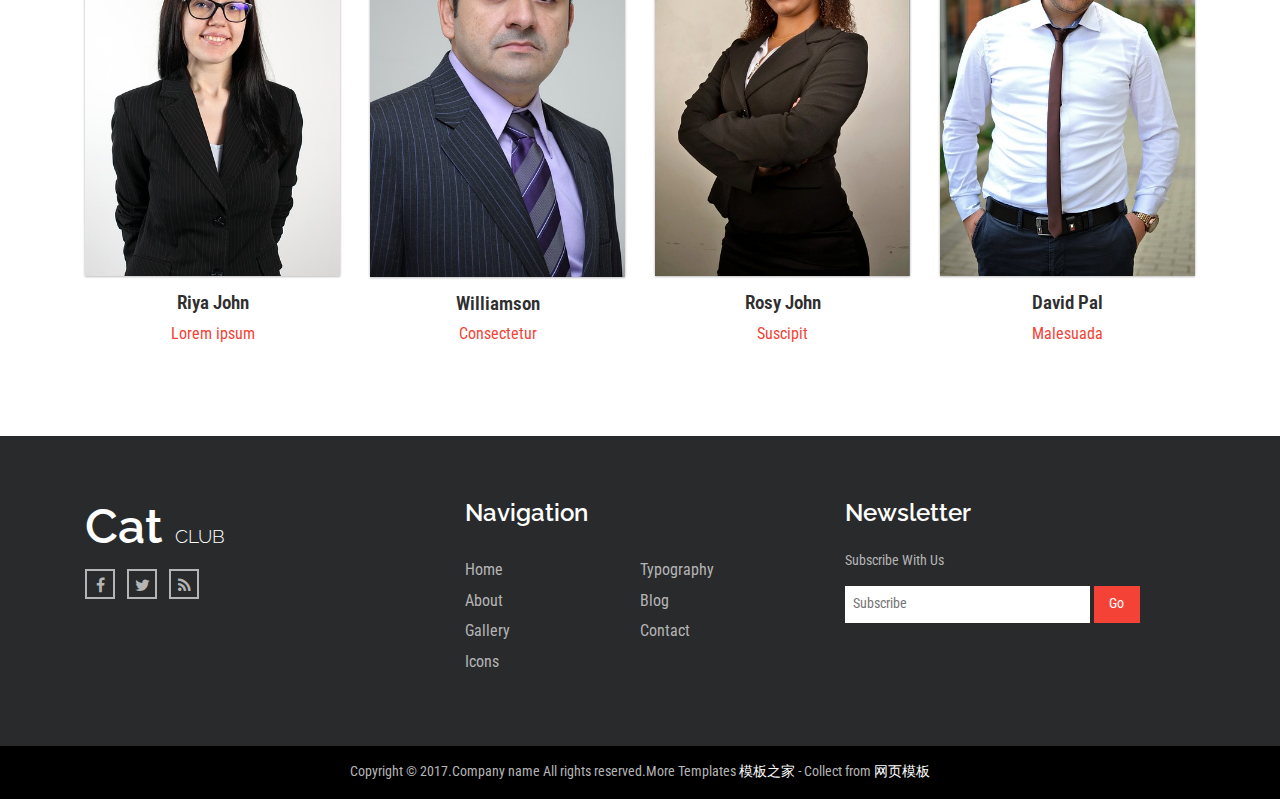
<file: 待定Boot模板/about.html>
<!DOCTYPE html>
<html lang="en">
<head>
<title>About</title>
<meta name="viewport" content="width=device-width, initial-scale=1">
<meta charset="utf-8">
<meta name="keywords" content="" />
<script type="application/x-javascript"> addEventListener("load", function() { setTimeout(hideURLbar, 0); }, false); function hideURLbar(){ window.scrollTo(0,1); } </script>
<!-- bootstrap-css -->
<link href="css/bootstrap.css" rel="stylesheet" type="text/css" media="all" />
<!--// bootstrap-css -->
<!-- css -->
<link rel="stylesheet" href="css/style.css" type="text/css" media="all" />
<!--// css -->
<!-- font-awesome icons -->
<link href="css/font-awesome.css" rel="stylesheet"> 
<!-- //font-awesome icons -->
<!-- font -->
<link href='http://fonts.googleapis.com/css?family=Pacifico' rel='stylesheet' type='text/css'>
<link href="http://fonts.googleapis.com/css?family=Raleway:100,100i,200,200i,300,300i,400,400i,500,500i,600,600i,700,700i,800,800i,900,900i" rel="stylesheet">
<link href='http://fonts.googleapis.com/css?family=Roboto+Condensed:400,700italic,700,400italic,300italic,300' rel='stylesheet' type='text/css'>
<!-- //font -->
<script src="js/jquery-1.11.1.min.js"></script>
<script src="js/bootstrap.js"></script>
<script type="text/javascript">
	jQuery(document).ready(function($) {
		$(".scroll").click(function(event){		
			event.preventDefault();
			$('html,body').animate({scrollTop:$(this.hash).offset().top},1000);
		});
	});
</script> 
<!--[if lt IE 9]>
  <script src="https://oss.maxcdn.com/libs/html5shiv/3.7.0/html5shiv.js"></script>
<![endif]-->
</head>
<body>
	<!-- banner -->
	<div class="banner about-banner">
		<div class="header about-header">
			<div class="container">
				<div class="header-left">
					<div class="w3layouts-logo">
						<h1>
							<a href="index.html">Cat <span>Club</span></a>
						</h1>
					</div>
				</div>
				<div class="header-right">
					<div class="top-nav">
						<nav class="navbar navbar-default">
								<div class="navbar-header">
									<button type="button" class="navbar-toggle collapsed" data-toggle="collapse" data-target="#bs-example-navbar-collapse-1">
										<span class="sr-only">Toggle navigation</span>
										<span class="icon-bar"></span>
										<span class="icon-bar"></span>
										<span class="icon-bar"></span>
									</button>
								</div>
							<!-- Collect the nav links, forms, and other content for toggling -->
							<div class="collapse navbar-collapse" id="bs-example-navbar-collapse-1">
								<ul class="nav navbar-nav">
									<li><a href="index.html">Home</a></li>
									<li><a class="active" href="about.html">About</a></li>
									<li class=""><a href="#" class="dropdown-toggle hvr-bounce-to-bottom" data-toggle="dropdown" role="button" aria-haspopup="true" aria-expanded="false">Codes<span class="caret"></span></a>
										<ul class="dropdown-menu">
											<li><a class="hvr-bounce-to-bottom" href="icons.html">Icons</a></li>
											<li><a class="hvr-bounce-to-bottom" href="typography.html">Typography</a></li>          
										</ul>
									</li>								
									<li><a href="gallery.html">Gallery</a></li>
									<li><a href="blog.html">Blog</a></li>
									<li><a href="contact.html">Contact</a></li>
								</ul>	
								<div class="clearfix"> </div>
							</div>	
						</nav>		
					</div>
					<div class="agileinfo-social-grids">
						<ul>
							<li><a href="#"><i class="fa fa-facebook"></i></a></li>
							<li><a href="#"><i class="fa fa-twitter"></i></a></li>
							<li><a href="#"><i class="fa fa-rss"></i></a></li>
							<li><a href="#"><i class="fa fa-vk"></i></a></li>
						</ul>
					</div>
					<div class="clearfix"> </div>
				</div>
				<div class="clearfix"> </div>
			</div>
		</div>
		<div class="about-heading">	
			<div class="container">
				<h2>About Us</h2>
			</div>
		</div>
	</div>
	<!-- //banner -->
	<!-- about -->
	<div class="about">
		<!-- about-top -->
		<div class="agileits-about-top">
			<div class="container">
				<div class="agileits-about-top-heading">
					<h3>Who we are</h3>
				</div>
				<div class="agileinfo-top-grids">
					<div class="col-sm-4 wthree-top-grid">
						<img src="images/a1.jpg" alt="" />
						<h4>Curabitur non blandit justo</h4>
						<p>Pellentesque auctor euismod lectus a pretium. Cum sociis natoque penatibus et magnis dis parturient montes, nascetur ridiculus mus. Curabitur ut elit at est tempus volutpat.nascetur ridiculus mus. Curabitur ut elit at est tempus volutpat.</p>
					</div>
					<div class="col-sm-4 wthree-top-grid">
						<img src="images/a2.jpg" alt="" />
						<h4>Curabitur non blandit justo</h4>
						<p>Pellentesque auctor euismod lectus a pretium. Cum sociis natoque penatibus et magnis dis parturient montes, nascetur ridiculus mus. Curabitur ut elit at est tempus volutpat.nascetur ridiculus mus. Curabitur ut elit at est tempus volutpat.</p>
					</div>
					<div class="col-sm-4 wthree-top-grid">
						<img src="images/a3.jpg" alt="" />
						<h4>Curabitur non blandit justo</h4>
						<p>Pellentesque auctor euismod lectus a pretium. Cum sociis natoque penatibus et magnis dis parturient montes, nascetur ridiculus mus. Curabitur ut elit at est tempus volutpat.nascetur ridiculus mus. Curabitur ut elit at est tempus volutpat.</p>
					</div>
					<div class="clearfix"> </div>
				</div>
			</div>
		</div>
		<!-- //about-top -->
		
		<!-- choose -->
		<div class="w3-agileits-choose">
			<div class="container">
				<div class="agileits-about-top-heading agileits-w3layouts-choose-heading">
					<h3>Why choose us?</h3>
				</div>
				<div class="agile-choose-grids">
					<div class="col-sm-4 agile-choose-grid">
						<div class="choose-icon">
							<i class="fa fa-user" aria-hidden="true"></i>
						</div>
						<div class="choose-info">
							<h4>Suspendisse ornare vitae ex nec aliquam</h4>
							<p>Nunc et massa ut purus porta euismod quis eu erat. Nam ornare faucibus elit sed tempor. Quisque iaculis odio nibh, et auctor tellus rhoncus vel. Maecenas arcu neque, semper eu commodo ut, pharetra vitae erat.</p>
						</div>
					</div>
					<div class="col-sm-4 agile-choose-grid">
						<div class="choose-icon">
							<i class="fa fa-cogs" aria-hidden="true"></i>
						</div>
						<div class="choose-info">
							<h4>Suspendisse ornare vitae ex nec aliquam</h4>
							<p>Nunc et massa ut purus porta euismod quis eu erat. Nam ornare faucibus elit sed tempor. Quisque iaculis odio nibh, et auctor tellus rhoncus vel. Maecenas arcu neque, semper eu commodo ut, pharetra vitae erat.</p>
						</div>
					</div>
					<div class="col-sm-4 agile-choose-grid">
						<div class="choose-icon">
							<i class="fa fa-thumbs-o-up" aria-hidden="true"></i>
						</div>
						<div class="choose-info">
							<h4>Suspendisse ornare vitae ex nec aliquam</h4>
							<p>Nunc et massa ut purus porta euismod quis eu erat. Nam ornare faucibus elit sed tempor. Quisque iaculis odio nibh, et auctor tellus rhoncus vel. Maecenas arcu neque, semper eu commodo ut, pharetra vitae erat.</p>
						</div>
					</div>
				</div>	
			</div>
		</div>
		<!-- //choose -->
		<!-- team -->
		<div class="team">
			<div class="container">
				<div class="agile_team_grids">
					<div class="col-md-3 agile_team_grid">
						<div class="agile_team_grid_main">
							<img src="images/t2.jpg" alt=" " class="img-responsive">
							<div class="p-mask">
								<ul class="top-links two">
									<li><a href="#"><i class="fa fa-facebook"></i></a></li>
									<li><a href="#"><i class="fa fa-twitter"></i></a></li>
									<li><a href="#"><i class="fa fa-linkedin"></i></a></li>
									<li><a href="#"><i class="fa fa-google-plus"></i></a></li>
								</ul>
							</div>
						</div>
						<div class="agile_team_grid1">
							<h3>Riya John</h3>
							<p>Lorem ipsum</p>
						</div>
					</div>
					<div class="col-md-3 agile_team_grid">
						<div class="agile_team_grid_main">
							<img src="images/t1.jpg" alt=" " class="img-responsive">
							<div class="p-mask">
								<ul class="top-links two">
									<li><a href="#"><i class="fa fa-facebook"></i></a></li>
									<li><a href="#"><i class="fa fa-twitter"></i></a></li>
									<li><a href="#"><i class="fa fa-linkedin"></i></a></li>
									<li><a href="#"><i class="fa fa-google-plus"></i></a></li>
								</ul>
							</div>
						</div>
						<div class="agile_team_grid1">
							<h3>Williamson </h3>
							<p>Consectetur </p>
						</div>
					</div>
					<div class="col-md-3 agile_team_grid three">
						<div class="agile_team_grid_main">
							<img src="images/t3.jpg" alt=" " class="img-responsive">
							<div class="p-mask">
								<ul class="top-links two">
									<li><a href="#"><i class="fa fa-facebook"></i></a></li>
									<li><a href="#"><i class="fa fa-twitter"></i></a></li>
									<li><a href="#"><i class="fa fa-linkedin"></i></a></li>
									<li><a href="#"><i class="fa fa-google-plus"></i></a></li>
								</ul>
							</div>
						</div>
						<div class="agile_team_grid1">
							<h3>Rosy John</h3>
							<p>Suscipit</p>
						</div>
					</div>
					<div class="col-md-3 agile_team_grid four">
						<div class="agile_team_grid_main">
							<img src="images/t4.jpg" alt=" " class="img-responsive">
							<div class="p-mask">
								<ul class="top-links two">
									<li><a href="#"><i class="fa fa-facebook"></i></a></li>
									<li><a href="#"><i class="fa fa-twitter"></i></a></li>
									<li><a href="#"><i class="fa fa-linkedin"></i></a></li>
									<li><a href="#"><i class="fa fa-google-plus"></i></a></li>
								</ul>
							</div>
						</div>
						<div class="agile_team_grid1">
							<h3>David Pal</h3>
							<p>Malesuada </p>
						</div>
					</div>
					<div class="clearfix"> </div>
				</div>
			</div>
		</div>
		<!-- //team -->
	</div>
	<!-- //about -->
	<!-- footer -->
	<footer>
		<div class="container">
			<div class="agileits-w3layouts-footer-grids">
				<div class="col-md-4 footer-left">
					<h3>
						<a href="index.html">Cat <span>Club</span></a>
					</h3>
					<div class="footer-social-grids">
						<ul>
							<li><a href="#"><i class="fa fa-facebook"></i></a></li>
							<li><a href="#"><i class="fa fa-twitter"></i></a></li>
							<li><a href="#"><i class="fa fa-rss"></i></a></li>
						</ul>
					</div>
				</div>
				<div class="col-md-4 footer-left">
					<h4>Navigation</h4>
					<div class="col-md-6 footer-grid-left">
						<ul>
							<li><a class="active" href="index.html">Home</a></li>
							<li><a href="about.html">About</a></li>								
							<li><a href="gallery.html">Gallery</a></li>
							<li><a href="icons.html">Icons</a></li>
						</ul>
					</div>
					<div class="col-md-6 footer-grid-left">
						<ul>
							<li><a href="typography.html">Typography</a></li>
							<li><a href="blog.html">Blog</a></li>
							<li><a href="contact.html">Contact</a></li>
						</ul>
					</div>
					<div class="clearfix"> </div>
				</div>
				<div class="col-md-4 footer-left">
					<h4>Newsletter</h4>
					<p>Subscribe With Us</p>
					<form action="#" method="post">
						<input type="email" placeholder="Subscribe" name="Subscribe" required="">
						<button class="btn1">Go</button>
					</form>
				</div>
				<div class="clearfix"> </div>
			</div>
		</div>
	</footer>
	<!-- footer -->
	<!-- copyright -->
	<div class="copyright">
		<div class="container">
			<p>Copyright &copy; 2017.Company name All rights reserved.More Templates <a href="http://www.cssmoban.com/" target="_blank" title="模板之家">模板之家</a> - Collect from <a href="http://www.cssmoban.com/" title="网页模板" target="_blank">网页模板</a></p>
		</div>
	</div>
	<!-- //copyright -->
	<script src="js/SmoothScroll.min.js"></script>
<script type="text/javascript" src="js/move-top.js"></script>
<script type="text/javascript" src="js/easing.js"></script>
	<!-- here stars scrolling icon -->
	<script type="text/javascript">
		$(document).ready(function() {
			/*
				var defaults = {
				containerID: 'toTop', // fading element id
				containerHoverID: 'toTopHover', // fading element hover id
				scrollSpeed: 1200,
				easingType: 'linear' 
				};
			*/
								
			$().UItoTop({ easingType: 'easeOutQuart' });
								
			});
	</script>
<!-- //here ends scrolling icon -->
</body>	
</html>
</file>
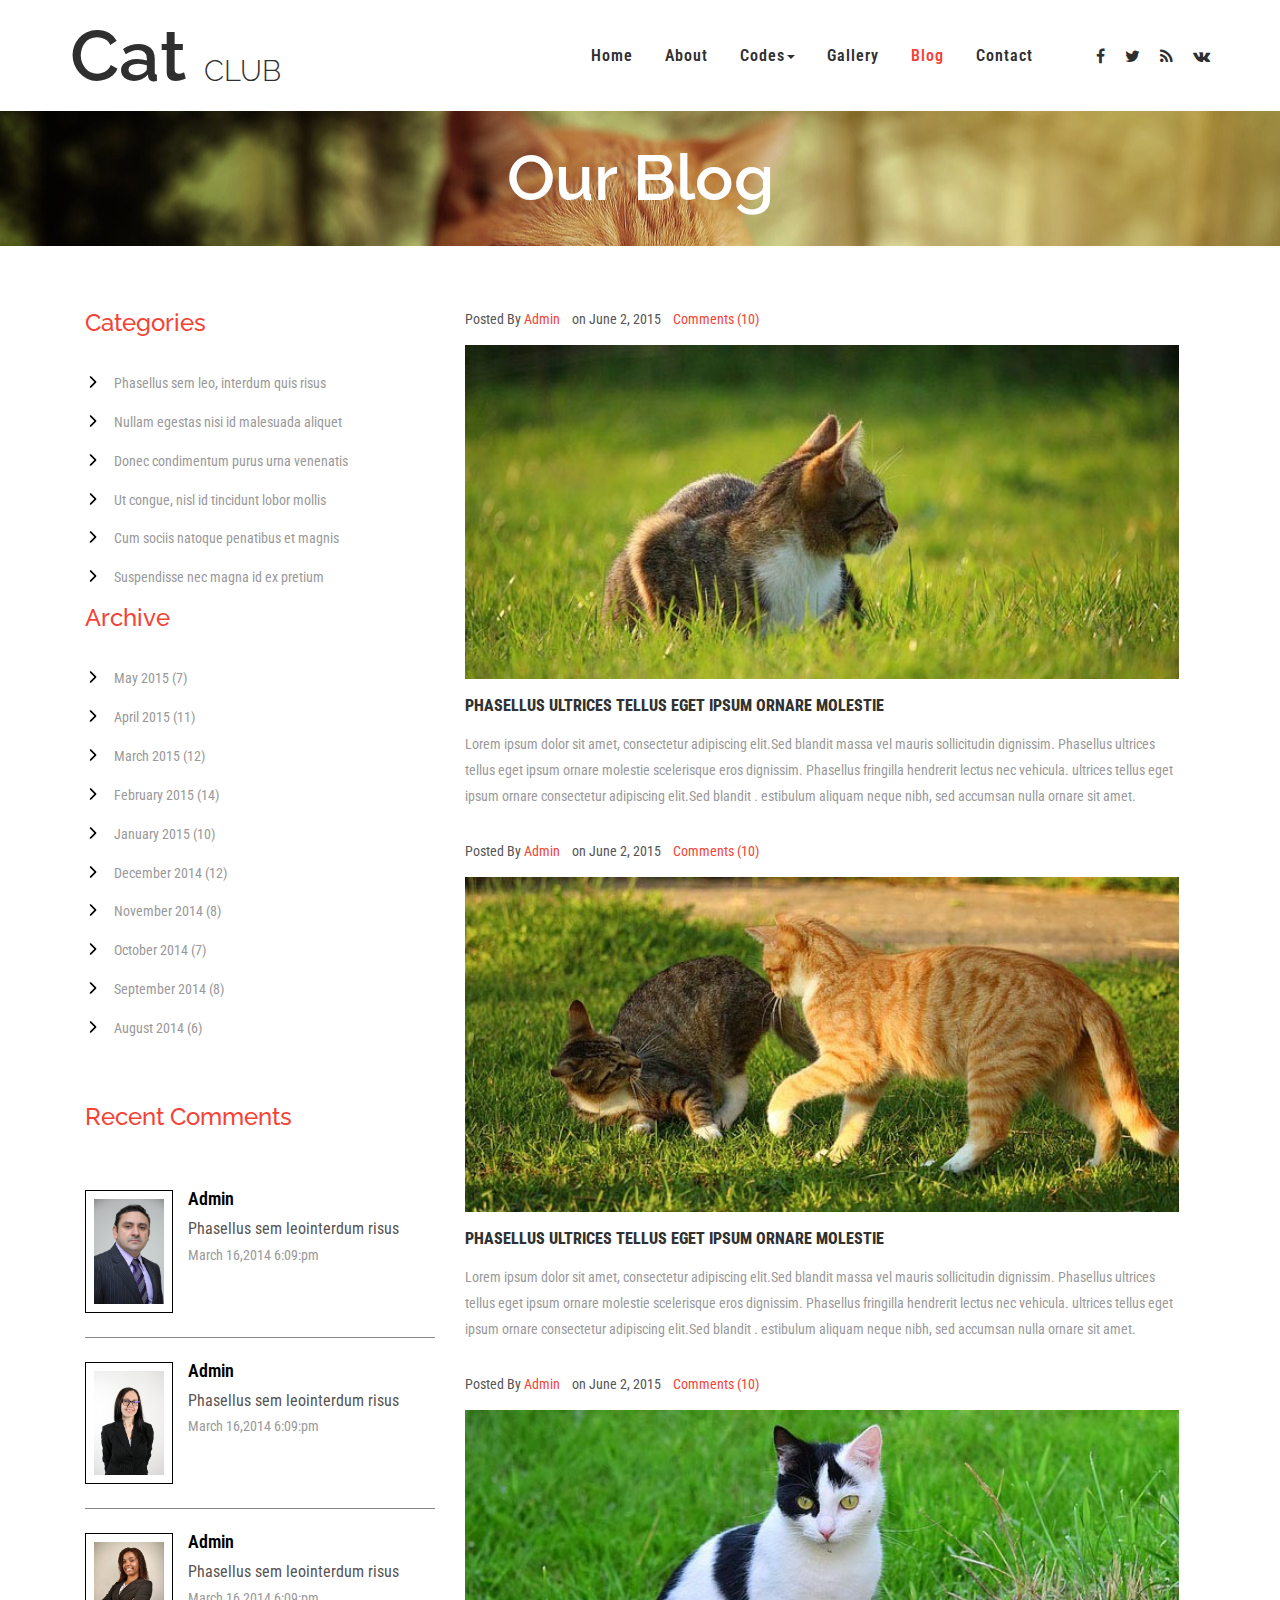
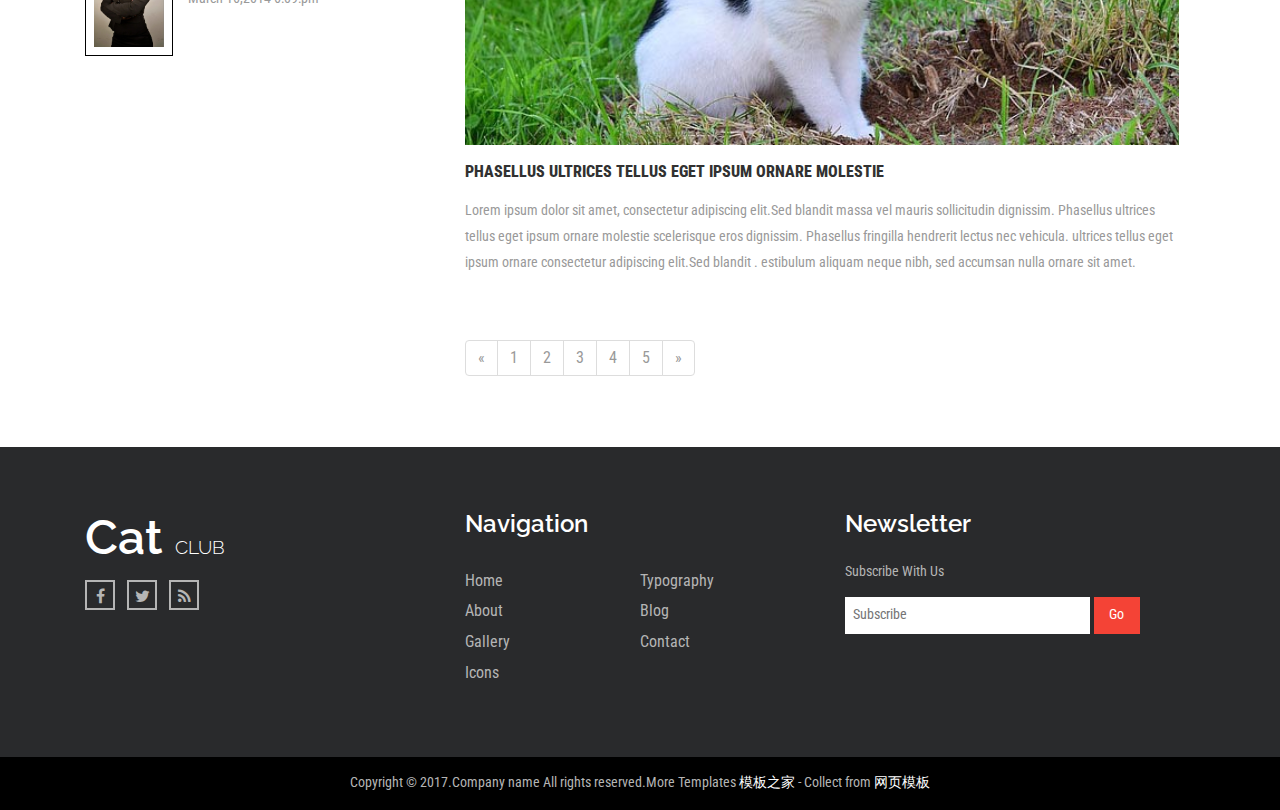
<file: 待定Boot模板/blog.html>
<!DOCTYPE html>
<html lang="en">
<head>
<title>Blog</title>
<meta name="viewport" content="width=device-width, initial-scale=1">
<meta charset="utf-8">
<meta name="keywords" content="" />
<script type="application/x-javascript"> addEventListener("load", function() { setTimeout(hideURLbar, 0); }, false); function hideURLbar(){ window.scrollTo(0,1); } </script>
<!-- bootstrap-css -->
<link href="css/bootstrap.css" rel="stylesheet" type="text/css" media="all" />
<!--// bootstrap-css -->
<!-- css -->
<link rel="stylesheet" href="css/style.css" type="text/css" media="all" />
<!--// css -->
<!-- font-awesome icons -->
<link href="css/font-awesome.css" rel="stylesheet"> 
<!-- //font-awesome icons -->
<!-- font -->
<link href='http://fonts.googleapis.com/css?family=Pacifico' rel='stylesheet' type='text/css'>
<link href="http://fonts.googleapis.com/css?family=Raleway:100,100i,200,200i,300,300i,400,400i,500,500i,600,600i,700,700i,800,800i,900,900i" rel="stylesheet">
<link href='http://fonts.googleapis.com/css?family=Roboto+Condensed:400,700italic,700,400italic,300italic,300' rel='stylesheet' type='text/css'>
<!-- //font -->
<script src="js/jquery-1.11.1.min.js"></script>
<script src="js/bootstrap.js"></script>
<script type="text/javascript">
	jQuery(document).ready(function($) {
		$(".scroll").click(function(event){		
			event.preventDefault();
			$('html,body').animate({scrollTop:$(this.hash).offset().top},1000);
		});
	});
</script> 
<!--[if lt IE 9]>
  <script src="https://oss.maxcdn.com/libs/html5shiv/3.7.0/html5shiv.js"></script>
<![endif]-->
</head>
<body>
	<!-- banner -->
	<div class="banner about-banner">
		<div class="header about-header">
			<div class="container">
				<div class="header-left">
					<div class="w3layouts-logo">
						<h1>
							<a href="index.html">Cat <span>Club</span></a>
						</h1>
					</div>
				</div>
				<div class="header-right">
					<div class="top-nav">
						<nav class="navbar navbar-default">
								<div class="navbar-header">
									<button type="button" class="navbar-toggle collapsed" data-toggle="collapse" data-target="#bs-example-navbar-collapse-1">
										<span class="sr-only">Toggle navigation</span>
										<span class="icon-bar"></span>
										<span class="icon-bar"></span>
										<span class="icon-bar"></span>
									</button>
								</div>
							<!-- Collect the nav links, forms, and other content for toggling -->
							<div class="collapse navbar-collapse" id="bs-example-navbar-collapse-1">
								<ul class="nav navbar-nav">
									<li><a href="index.html">Home</a></li>
									<li><a href="about.html">About</a></li>
									<li class=""><a href="#" class="dropdown-toggle hvr-bounce-to-bottom" data-toggle="dropdown" role="button" aria-haspopup="true" aria-expanded="false">Codes<span class="caret"></span></a>
										<ul class="dropdown-menu">
											<li><a class="hvr-bounce-to-bottom" href="icons.html">Icons</a></li>
											<li><a class="hvr-bounce-to-bottom" href="typography.html">Typography</a></li>          
										</ul>
									</li>								
									<li><a href="gallery.html">Gallery</a></li>
									<li><a class="active" href="blog.html">Blog</a></li>
									<li><a href="contact.html">Contact</a></li>
								</ul>	
								<div class="clearfix"> </div>
							</div>	
						</nav>		
					</div>
					<div class="agileinfo-social-grids">
						<ul>
							<li><a href="#"><i class="fa fa-facebook"></i></a></li>
							<li><a href="#"><i class="fa fa-twitter"></i></a></li>
							<li><a href="#"><i class="fa fa-rss"></i></a></li>
							<li><a href="#"><i class="fa fa-vk"></i></a></li>
						</ul>
					</div>
					<div class="clearfix"> </div>
				</div>
				<div class="clearfix"> </div>
			</div>
		</div>
		<div class="about-heading">	
			<div class="container">
				<h2>Our Blog</h2>
			</div>
		</div>
	</div>
	<!-- //banner -->
	<!-- blog -->
	<div class="blog">
		<!-- container -->
		<div class="container">
			<div class="blog-top-grids">
				<div class="col-md-8 blog-top-left-grid">
					<div class="left-blog">
						<div class="blog-left">
							<div class="blog-left-left">
								<p>Posted By <a href="#">Admin</a> &nbsp;&nbsp; on June 2, 2015 &nbsp;&nbsp; <a href="#">Comments (10)</a></p>
								<a href="single.html"><img src="images/b1.jpg" alt="" /></a>
							</div>
							<div class="blog-left-right">
								<a href="single.html">Phasellus ultrices tellus eget ipsum ornare molestie </a>
								<p>Lorem ipsum dolor sit amet, consectetur adipiscing elit.Sed blandit massa vel mauris sollicitudin 
								dignissim. Phasellus ultrices tellus eget ipsum ornare molestie scelerisque eros dignissim. Phasellus 
								fringilla hendrerit lectus nec vehicula. ultrices tellus eget ipsum ornare consectetur adipiscing elit.Sed blandit .
								estibulum aliquam neque nibh, sed accumsan nulla ornare sit amet. 
							</p>
							</div>
							<div class="clearfix"> </div>
						</div>
						<div class="blog-left">
							<div class="blog-left-left">
								<p>Posted By <a href="#">Admin</a> &nbsp;&nbsp; on June 2, 2015 &nbsp;&nbsp; <a href="#">Comments (10)</a></p>
								<a href="single.html"><img src="images/b2.jpg" alt="" /></a>
							</div>
							<div class="blog-left-right wow fadeInRight animated animated" data-wow-delay=".5s">
								<a href="single.html">Phasellus ultrices tellus eget ipsum ornare molestie</a>
								<p>Lorem ipsum dolor sit amet, consectetur adipiscing elit.Sed blandit massa vel mauris sollicitudin 
								dignissim. Phasellus ultrices tellus eget ipsum ornare molestie scelerisque eros dignissim. Phasellus 
								fringilla hendrerit lectus nec vehicula. ultrices tellus eget ipsum ornare consectetur adipiscing elit.Sed blandit .
								estibulum aliquam neque nibh, sed accumsan nulla ornare sit amet.
								</p>
							</div>
							<div class="clearfix"> </div>
						</div>
						<div class="blog-left">
							<div class="blog-left-left">
								<p>Posted By <a href="#">Admin</a> &nbsp;&nbsp; on June 2, 2015 &nbsp;&nbsp; <a href="#">Comments (10)</a></p>
								<a href="single.html"><img src="images/b3.jpg" alt="" /></a>
							</div>
							<div class="blog-left-right">
								<a href="single.html">Phasellus ultrices tellus eget ipsum ornare molestie</a>
								<p>Lorem ipsum dolor sit amet, consectetur adipiscing elit.Sed blandit massa vel mauris sollicitudin 
								dignissim. Phasellus ultrices tellus eget ipsum ornare molestie scelerisque eros dignissim. Phasellus 
								fringilla hendrerit lectus nec vehicula. ultrices tellus eget ipsum ornare consectetur adipiscing elit.Sed blandit .
								estibulum aliquam neque nibh, sed accumsan nulla ornare sit amet. 
								</p>
							</div>
							<div class="clearfix"> </div>
						</div>
					</div>
					<nav>
						<ul class="pagination">
							<li>
								<a href="#" aria-label="Previous">
									<span aria-hidden="true">«</span>
								</a>
							</li>
							<li><a href="#">1</a></li>
							<li><a href="#">2</a></li>
							<li><a href="#">3</a></li>
							<li><a href="#">4</a></li>
							<li><a href="#">5</a></li>
							<li>
								<a href="#" aria-label="Next">
									<span aria-hidden="true">»</span>
								</a>
							</li>
						</ul>
					</nav>
				</div>
				<div class="col-md-4 blog-top-right-grid">
					<div class="Categories">
						<h3>Categories</h3>
						<ul>
							<li><a href="#">Phasellus sem leo, interdum quis risus</a></li>
							<li><a href="#">Nullam egestas nisi id malesuada aliquet </a></li>
							<li><a href="#"> Donec condimentum purus urna venenatis</a></li>
							<li><a href="#">Ut congue, nisl id tincidunt lobor mollis</a></li>
							<li><a href="#">Cum sociis natoque penatibus et magnis</a></li>
							<li><a href="#">Suspendisse nec magna id ex pretium</a></li>
						</ul>
					</div>
					<div class="Categories">
						<h3>Archive</h3>
						<ul class="marked-list offs1">
							<li><a href="#">May 2015 (7)</a></li>
							<li><a href="#">April 2015 (11)</a></li>
							<li><a href="#">March 2015 (12)</a></li>
							<li><a href="#">February 2015 (14)</a> </li>
							<li><a href="#">January 2015 (10)</a></li>    
							<li><a href="#">December 2014 (12)</a></li>
							<li><a href="#">November 2014 (8)</a></li>
							<li><a href="#">October 2014 (7)</a> </li>
							<li><a href="#">September 2014 (8)</a></li>
							<li><a href="#">August 2014 (6)</a></li>                          
						</ul>
					</div>
					<div class="comments">
						<h3>Recent Comments</h3>
						<div class="comments-text">
							<div class="col-md-3 comments-left">
								<img src="images/t1.jpg" alt="" />
							</div>
							<div class="col-md-9 comments-right">
								<h5>Admin</h5>
								<a href="#">Phasellus sem leointerdum risus</a> 
								<p>March 16,2014 6:09:pm</p>
							</div>
							<div class="clearfix"> </div>
						</div>
						<div class="comments-text">
							<div class="col-md-3 comments-left">
								<img src="images/t2.jpg" alt="" />
							</div>
							<div class="col-md-9 comments-right">
								<h5>Admin</h5>
								<a href="#">Phasellus sem leointerdum risus</a> 
								<p>March 16,2014 6:09:pm</p>
							</div>
							<div class="clearfix"> </div>
						</div>
						<div class="comments-text">
							<div class="col-md-3 comments-left">
								<img src="images/t3.jpg" alt="" />
							</div>
							<div class="col-md-9 comments-right">
								<h5>Admin</h5>
								<a href="#">Phasellus sem leointerdum risus</a> 
								<p>March 16,2014 6:09:pm</p>
							</div>
							<div class="clearfix"> </div>
						</div>
					</div>
				</div>
				<div class="clearfix"> </div>
			</div>
		</div>
		<!-- //container -->
	</div>
	<!-- //blog -->
	<!-- footer -->
	<footer>
		<div class="container">
			<div class="agileits-w3layouts-footer-grids">
				<div class="col-md-4 footer-left">
					<h3>
						<a href="index.html">Cat <span>Club</span></a>
					</h3>
					<div class="footer-social-grids">
						<ul>
							<li><a href="#"><i class="fa fa-facebook"></i></a></li>
							<li><a href="#"><i class="fa fa-twitter"></i></a></li>
							<li><a href="#"><i class="fa fa-rss"></i></a></li>
						</ul>
					</div>
				</div>
				<div class="col-md-4 footer-left">
					<h4>Navigation</h4>
					<div class="col-md-6 footer-grid-left">
						<ul>
							<li><a class="active" href="index.html">Home</a></li>
							<li><a href="about.html">About</a></li>								
							<li><a href="gallery.html">Gallery</a></li>
							<li><a href="icons.html">Icons</a></li>
						</ul>
					</div>
					<div class="col-md-6 footer-grid-left">
						<ul>
							<li><a href="typography.html">Typography</a></li>
							<li><a href="blog.html">Blog</a></li>
							<li><a href="contact.html">Contact</a></li>
						</ul>
					</div>
					<div class="clearfix"> </div>
				</div>
				<div class="col-md-4 footer-left">
					<h4>Newsletter</h4>
					<p>Subscribe With Us</p>
					<form action="#" method="post">
						<input type="email" placeholder="Subscribe" name="Subscribe" required="">
						<button class="btn1">Go</button>
					</form>
				</div>
				<div class="clearfix"> </div>
			</div>
		</div>
	</footer>
	<!-- footer -->
	<!-- copyright -->
	<div class="copyright">
		<div class="container">
			<p>Copyright &copy; 2017.Company name All rights reserved.More Templates <a href="http://www.cssmoban.com/" target="_blank" title="模板之家">模板之家</a> - Collect from <a href="http://www.cssmoban.com/" title="网页模板" target="_blank">网页模板</a></p>
		</div>
	</div>
	<!-- //copyright -->
	<script src="js/SmoothScroll.min.js"></script>
<script type="text/javascript" src="js/move-top.js"></script>
<script type="text/javascript" src="js/easing.js"></script>
	<!-- here stars scrolling icon -->
	<script type="text/javascript">
		$(document).ready(function() {
			/*
				var defaults = {
				containerID: 'toTop', // fading element id
				containerHoverID: 'toTopHover', // fading element hover id
				scrollSpeed: 1200,
				easingType: 'linear' 
				};
			*/
								
			$().UItoTop({ easingType: 'easeOutQuart' });
								
			});
	</script>
<!-- //here ends scrolling icon -->
</body>	
</html>
</file>
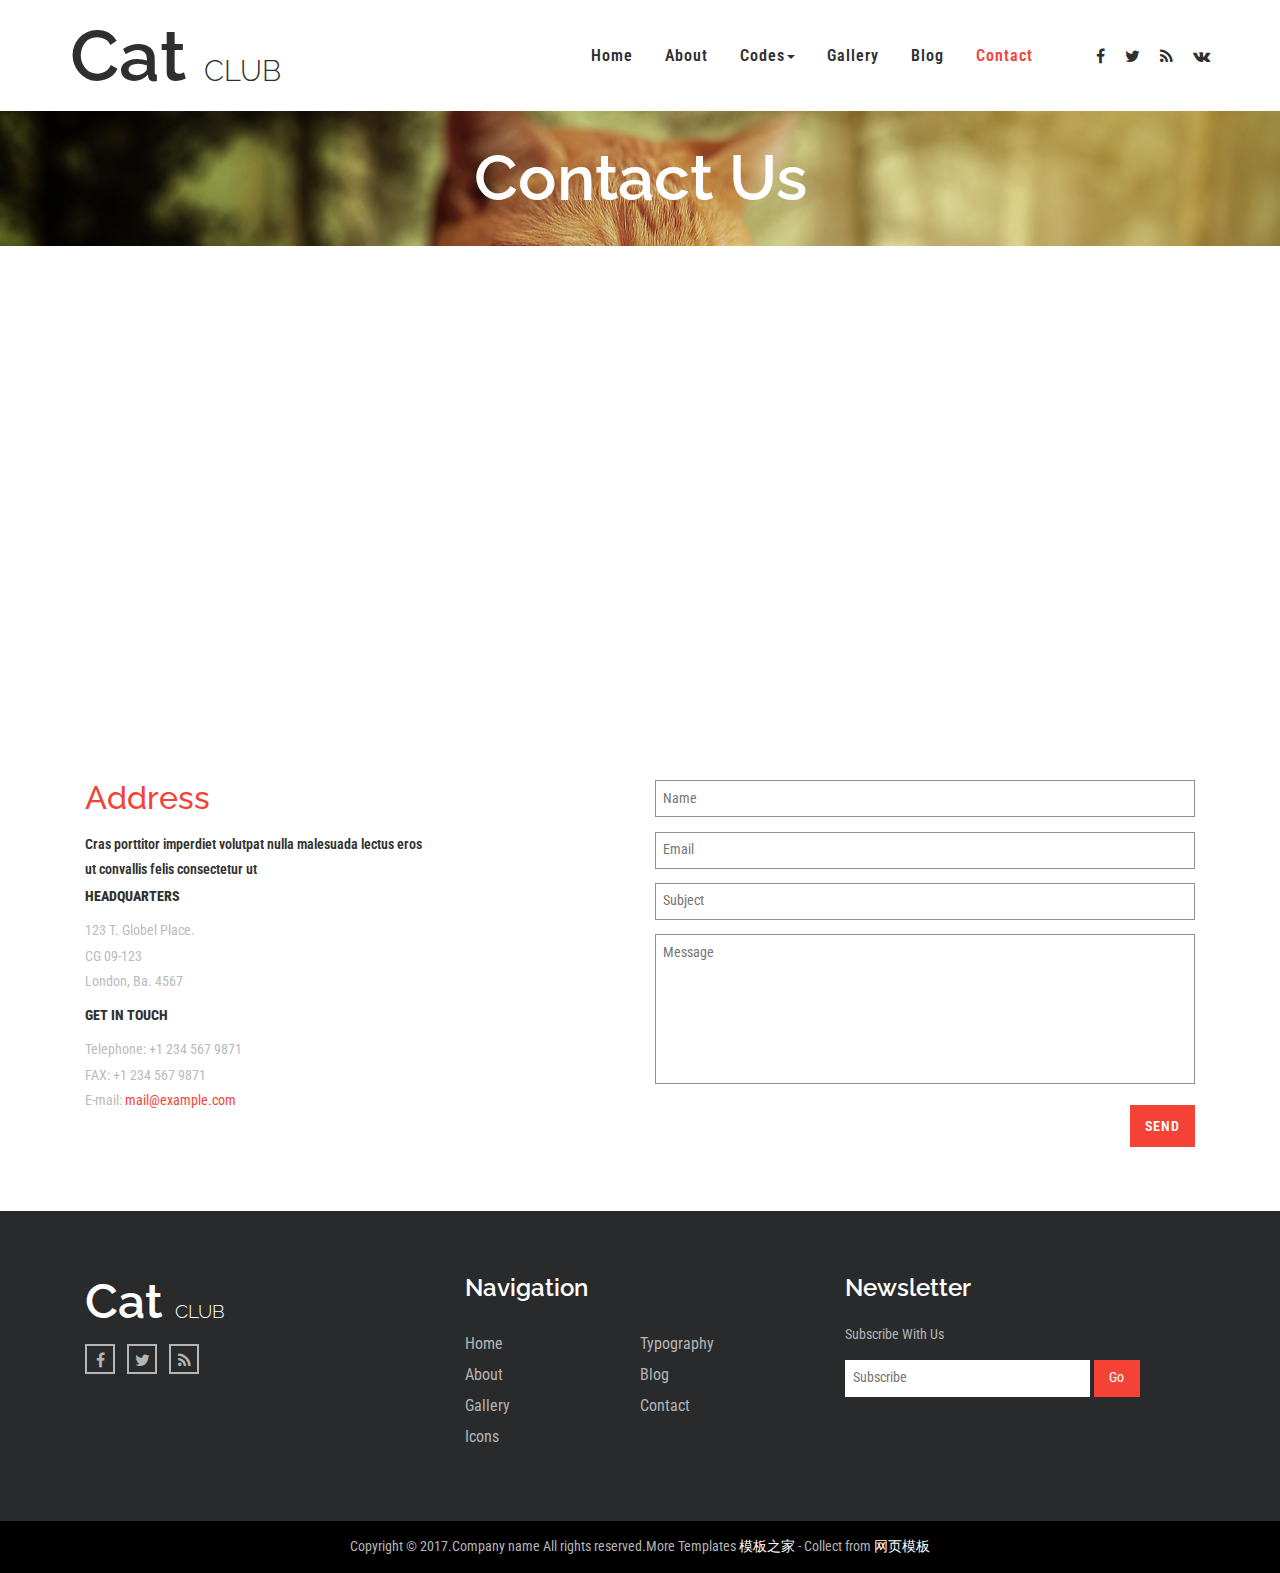
<file: 待定Boot模板/contact.html>
<!DOCTYPE html>
<html lang="en">
<head>
<title>Contact</title>
<meta name="viewport" content="width=device-width, initial-scale=1">
<meta charset="utf-8">
<meta name="keywords" content="" />
<script type="application/x-javascript"> addEventListener("load", function() { setTimeout(hideURLbar, 0); }, false); function hideURLbar(){ window.scrollTo(0,1); } </script>
<!-- bootstrap-css -->
<link href="css/bootstrap.css" rel="stylesheet" type="text/css" media="all" />
<!--// bootstrap-css -->
<!-- css -->
<link rel="stylesheet" href="css/style.css" type="text/css" media="all" />
<!--// css -->
<!-- font-awesome icons -->
<link href="css/font-awesome.css" rel="stylesheet"> 
<!-- //font-awesome icons -->
<!-- font -->
<link href='http://fonts.googleapis.com/css?family=Pacifico' rel='stylesheet' type='text/css'>
<link href="http://fonts.googleapis.com/css?family=Raleway:100,100i,200,200i,300,300i,400,400i,500,500i,600,600i,700,700i,800,800i,900,900i" rel="stylesheet">
<link href='http://fonts.googleapis.com/css?family=Roboto+Condensed:400,700italic,700,400italic,300italic,300' rel='stylesheet' type='text/css'>
<!-- //font -->
<script src="js/jquery-1.11.1.min.js"></script>
<script src="js/bootstrap.js"></script>
<script type="text/javascript">
	jQuery(document).ready(function($) {
		$(".scroll").click(function(event){		
			event.preventDefault();
			$('html,body').animate({scrollTop:$(this.hash).offset().top},1000);
		});
	});
</script> 
<!--[if lt IE 9]>
  <script src="https://oss.maxcdn.com/libs/html5shiv/3.7.0/html5shiv.js"></script>
<![endif]-->
</head>
<body>
	<!-- banner -->
	<div class="banner about-banner">
		<div class="header about-header">
			<div class="container">
				<div class="header-left">
					<div class="w3layouts-logo">
						<h1>
							<a href="index.html">Cat <span>Club</span></a>
						</h1>
					</div>
				</div>
				<div class="header-right">
					<div class="top-nav">
						<nav class="navbar navbar-default">
								<div class="navbar-header">
									<button type="button" class="navbar-toggle collapsed" data-toggle="collapse" data-target="#bs-example-navbar-collapse-1">
										<span class="sr-only">Toggle navigation</span>
										<span class="icon-bar"></span>
										<span class="icon-bar"></span>
										<span class="icon-bar"></span>
									</button>
								</div>
							<!-- Collect the nav links, forms, and other content for toggling -->
							<div class="collapse navbar-collapse" id="bs-example-navbar-collapse-1">
								<ul class="nav navbar-nav">
									<li><a href="index.html">Home</a></li>
									<li><a href="about.html">About</a></li>
									<li class=""><a href="#" class="dropdown-toggle hvr-bounce-to-bottom" data-toggle="dropdown" role="button" aria-haspopup="true" aria-expanded="false">Codes<span class="caret"></span></a>
										<ul class="dropdown-menu">
											<li><a class="hvr-bounce-to-bottom" href="icons.html">Icons</a></li>
											<li><a class="hvr-bounce-to-bottom" href="typography.html">Typography</a></li>          
										</ul>
									</li>								
									<li><a href="gallery.html">Gallery</a></li>
									<li><a href="blog.html">Blog</a></li>
									<li><a class="active" href="contact.html">Contact</a></li>
								</ul>	
								<div class="clearfix"> </div>
							</div>	
						</nav>		
					</div>
					<div class="agileinfo-social-grids">
						<ul>
							<li><a href="#"><i class="fa fa-facebook"></i></a></li>
							<li><a href="#"><i class="fa fa-twitter"></i></a></li>
							<li><a href="#"><i class="fa fa-rss"></i></a></li>
							<li><a href="#"><i class="fa fa-vk"></i></a></li>
						</ul>
					</div>
					<div class="clearfix"> </div>
				</div>
				<div class="clearfix"> </div>
			</div>
		</div>
		<div class="about-heading">	
			<div class="container">
				<h2>Contact Us</h2>
			</div>
		</div>
	</div>
	<!-- //banner -->
	<!-- contact -->
	<div class="contact-top">
		<!-- container -->
		<div class="container">
			<div class="map">
				<iframe src="https://www.google.com/maps/embed?pb=!1m14!1m12!1m3!1d158858.18237072596!2d-0.10159865000003898!3d51.52864165000001!2m3!1f0!2f0!3f0!3m2!1i1024!2i768!4f13.1!5e0!3m2!1sen!2sin!4v1436514341845" allowfullscreen></iframe>
			</div>
			<div class="mail-grids">
				<div class="col-md-6 mail-grid-left">
					<h3>Address</h3>
					<h5>Cras porttitor imperdiet volutpat nulla malesuada lectus eros <span>ut convallis felis consectetur ut </span></h5>
					<h4>Headquarters</h4>
					<p>123 T. Globel Place.
						<span>CG 09-123</span>
						London, Ba. 4567
					</p>
					<h4>Get In Touch</h4>
					<p>Telephone: +1 234 567 9871
						<span>FAX: +1 234 567 9871</span>
						E-mail: <a href="mailto:info@example.com">mail@example.com</a>
					</p>
				</div>
				<div class="col-md-6 contact-form">
					<form action="#" method="post">
						<input type="text" name="Name" placeholder="Name" required="">
						<input type="email" name="Email" placeholder="Email" required="">
						<input type="text" name="Subject" placeholder="Subject" required="">
						<textarea name="Message" placeholder="Message" required=""></textarea>
						<input type="submit" value="SEND">
					</form>
				</div>
				<div class="clearfix"> </div>
			</div>
		</div>
		<!-- //container -->
	</div>
	<!-- //contact -->
	<!-- footer -->
	<footer>
		<div class="container">
			<div class="agileits-w3layouts-footer-grids">
				<div class="col-md-4 footer-left">
					<h3>
						<a href="index.html">Cat <span>Club</span></a>
					</h3>
					<div class="footer-social-grids">
						<ul>
							<li><a href="#"><i class="fa fa-facebook"></i></a></li>
							<li><a href="#"><i class="fa fa-twitter"></i></a></li>
							<li><a href="#"><i class="fa fa-rss"></i></a></li>
						</ul>
					</div>
				</div>
				<div class="col-md-4 footer-left">
					<h4>Navigation</h4>
					<div class="col-md-6 footer-grid-left">
						<ul>
							<li><a class="active" href="index.html">Home</a></li>
							<li><a href="about.html">About</a></li>								
							<li><a href="gallery.html">Gallery</a></li>
							<li><a href="icons.html">Icons</a></li>
						</ul>
					</div>
					<div class="col-md-6 footer-grid-left">
						<ul>
							<li><a href="typography.html">Typography</a></li>
							<li><a href="blog.html">Blog</a></li>
							<li><a href="contact.html">Contact</a></li>
						</ul>
					</div>
					<div class="clearfix"> </div>
				</div>
				<div class="col-md-4 footer-left">
					<h4>Newsletter</h4>
					<p>Subscribe With Us</p>
					<form action="#" method="post">
						<input type="email" placeholder="Subscribe" name="Subscribe" required="">
						<button class="btn1">Go</button>
					</form>
				</div>
				<div class="clearfix"> </div>
			</div>
		</div>
	</footer>
	<!-- footer -->
	<!-- copyright -->
	<div class="copyright">
		<div class="container">
			<p>Copyright &copy; 2017.Company name All rights reserved.More Templates <a href="http://www.cssmoban.com/" target="_blank" title="模板之家">模板之家</a> - Collect from <a href="http://www.cssmoban.com/" title="网页模板" target="_blank">网页模板</a></p>
		</div>
	</div>
	<!-- //copyright -->
	<script src="js/SmoothScroll.min.js"></script>
<script type="text/javascript" src="js/move-top.js"></script>
<script type="text/javascript" src="js/easing.js"></script>
	<!-- here stars scrolling icon -->
	<script type="text/javascript">
		$(document).ready(function() {
			/*
				var defaults = {
				containerID: 'toTop', // fading element id
				containerHoverID: 'toTopHover', // fading element hover id
				scrollSpeed: 1200,
				easingType: 'linear' 
				};
			*/
								
			$().UItoTop({ easingType: 'easeOutQuart' });
								
			});
	</script>
<!-- //here ends scrolling icon -->
</body>	
</html>
</file>
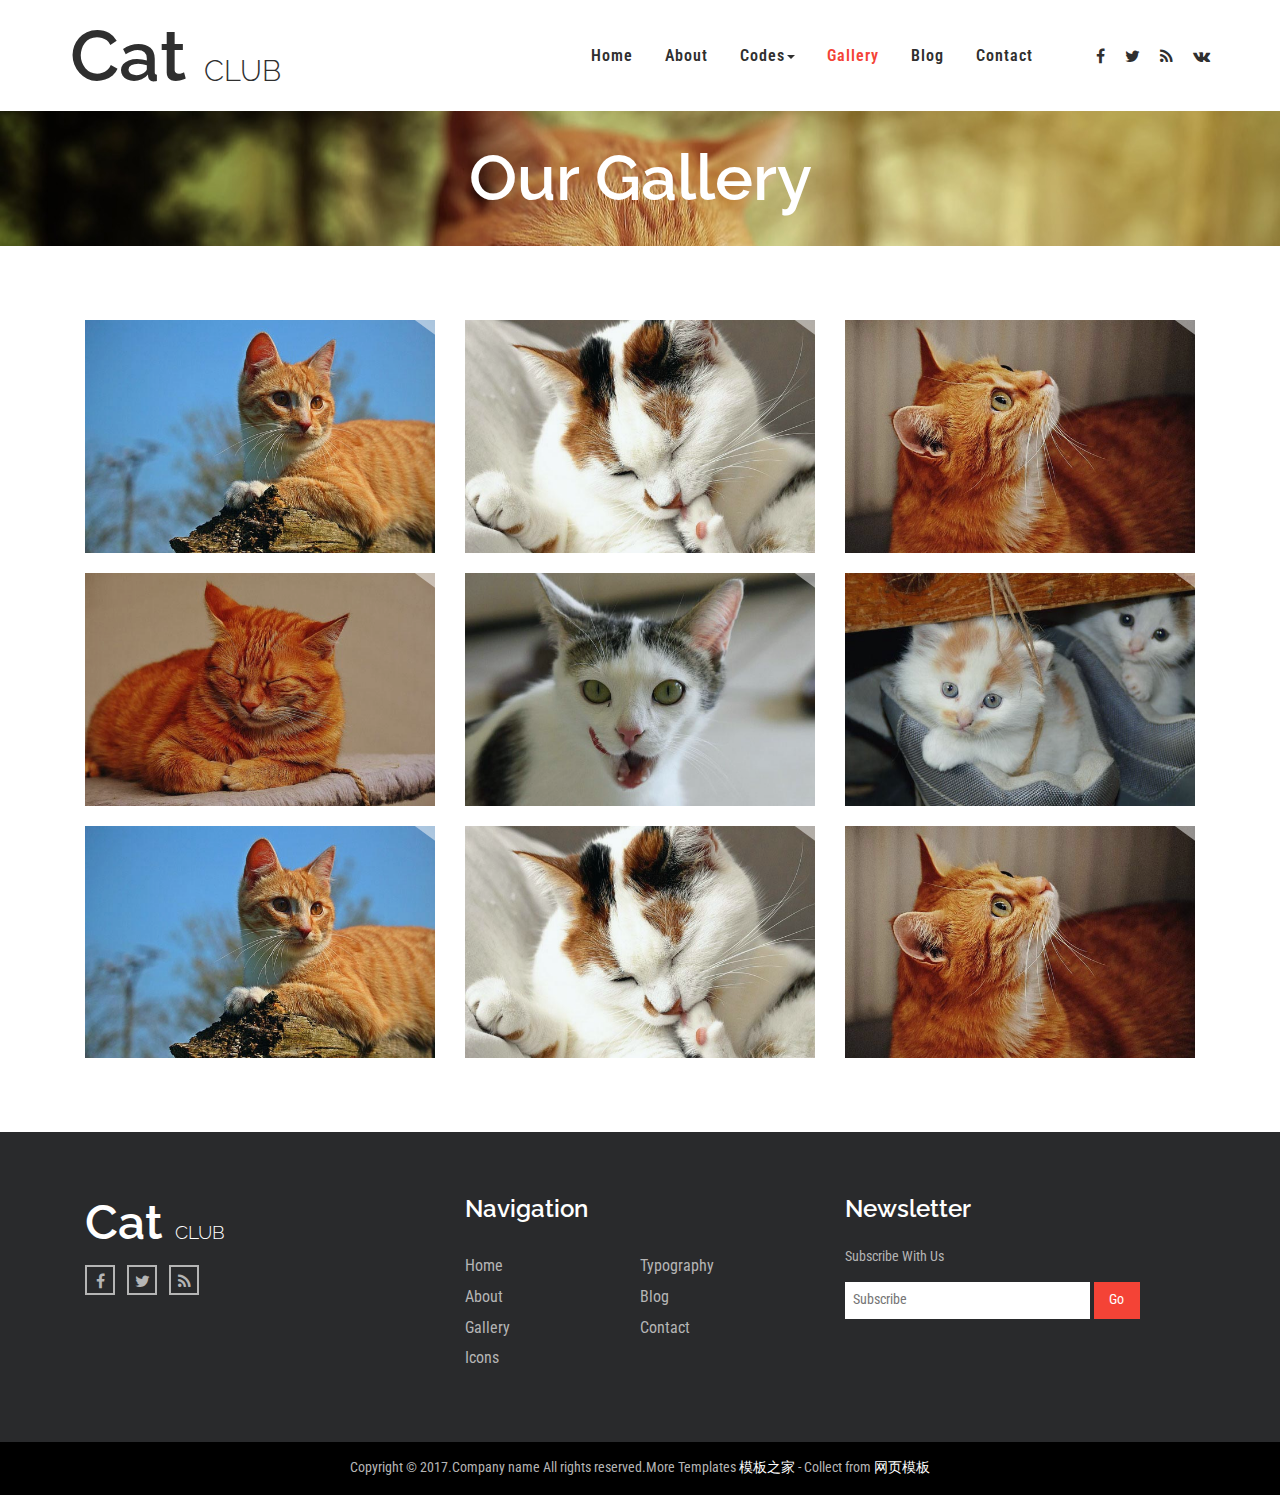
<file: 待定Boot模板/gallery.html>
<!DOCTYPE html>
<html lang="en">
<head>
<title>Gallery</title>
<meta name="viewport" content="width=device-width, initial-scale=1">
<meta charset="utf-8">
<meta name="keywords" content="" />
<script type="application/x-javascript"> addEventListener("load", function() { setTimeout(hideURLbar, 0); }, false); function hideURLbar(){ window.scrollTo(0,1); } </script>
<!-- bootstrap-css -->
<link href="css/bootstrap.css" rel="stylesheet" type="text/css" media="all" />
<!--// bootstrap-css -->
<!-- css -->
<link rel="stylesheet" href="css/style.css" type="text/css" media="all" />
<!--// css -->
<!-- font-awesome icons -->
<link href="css/font-awesome.css" rel="stylesheet"> 
<!-- //font-awesome icons -->
<link rel="stylesheet" href="css/lightbox.css">
<!-- font -->
<link href='http://fonts.googleapis.com/css?family=Pacifico' rel='stylesheet' type='text/css'>
<link href="http://fonts.googleapis.com/css?family=Raleway:100,100i,200,200i,300,300i,400,400i,500,500i,600,600i,700,700i,800,800i,900,900i" rel="stylesheet">
<link href='http://fonts.googleapis.com/css?family=Roboto+Condensed:400,700italic,700,400italic,300italic,300' rel='stylesheet' type='text/css'>
<!-- //font -->
<script src="js/jquery-1.11.1.min.js"></script>
<script src="js/bootstrap.js"></script>
<script type="text/javascript">
	jQuery(document).ready(function($) {
		$(".scroll").click(function(event){		
			event.preventDefault();
			$('html,body').animate({scrollTop:$(this.hash).offset().top},1000);
		});
	});
</script> 
<!--[if lt IE 9]>
  <script src="https://oss.maxcdn.com/libs/html5shiv/3.7.0/html5shiv.js"></script>
<![endif]-->
</head>
<body>
	<!-- banner -->
	<div class="banner about-banner">
		<div class="header about-header">
			<div class="container">
				<div class="header-left">
					<div class="w3layouts-logo">
						<h1>
							<a href="index.html">Cat <span>Club</span></a>
						</h1>
					</div>
				</div>
				<div class="header-right">
					<div class="top-nav">
						<nav class="navbar navbar-default">
								<div class="navbar-header">
									<button type="button" class="navbar-toggle collapsed" data-toggle="collapse" data-target="#bs-example-navbar-collapse-1">
										<span class="sr-only">Toggle navigation</span>
										<span class="icon-bar"></span>
										<span class="icon-bar"></span>
										<span class="icon-bar"></span>
									</button>
								</div>
							<!-- Collect the nav links, forms, and other content for toggling -->
							<div class="collapse navbar-collapse" id="bs-example-navbar-collapse-1">
								<ul class="nav navbar-nav">
									<li><a href="index.html">Home</a></li>
									<li><a href="about.html">About</a></li>
									<li class=""><a href="#" class="dropdown-toggle hvr-bounce-to-bottom" data-toggle="dropdown" role="button" aria-haspopup="true" aria-expanded="false">Codes<span class="caret"></span></a>
										<ul class="dropdown-menu">
											<li><a class="hvr-bounce-to-bottom" href="icons.html">Icons</a></li>
											<li><a class="hvr-bounce-to-bottom" href="typography.html">Typography</a></li>          
										</ul>
									</li>								
									<li><a class="active" href="gallery.html">Gallery</a></li>
									<li><a href="blog.html">Blog</a></li>
									<li><a href="contact.html">Contact</a></li>
								</ul>	
								<div class="clearfix"> </div>
							</div>	
						</nav>		
					</div>
					<div class="agileinfo-social-grids">
						<ul>
							<li><a href="#"><i class="fa fa-facebook"></i></a></li>
							<li><a href="#"><i class="fa fa-twitter"></i></a></li>
							<li><a href="#"><i class="fa fa-rss"></i></a></li>
							<li><a href="#"><i class="fa fa-vk"></i></a></li>
						</ul>
					</div>
					<div class="clearfix"> </div>
				</div>
				<div class="clearfix"> </div>
			</div>
		</div>
		<div class="about-heading">	
			<div class="container">
				<h2>Our Gallery</h2>
			</div>
		</div>
	</div>
	<!-- //banner -->
	<!-- gallery -->
	<div class="gallery">
		<div class="container">
			<div class="gallery-grids">
					<div class="col-md-4 gallery-grid">
						<div class="grid">
							<figure class="effect-apollo">
								<a class="example-image-link" href="images/g1.jpg" data-lightbox="example-set" data-title="Lorem ipsum dolor sit amet, consectetur adipiscing elit. Duis ut sem ac lectus mattis sagittis. Donec pulvinar quam sit amet est vestibulum volutpat. Phasellus sed nibh odio. Phasellus posuere at purus sit amet porttitor. Cras euismod egestas enim eget molestie. Aenean ornare condimentum odio, in lacinia felis finibus non. Nam faucibus libero et lectus finibus, sed porttitor velit pellentesque.">
									<img src="images/g1.jpg" alt="" />
									<figcaption>
										<p>Proin vitae luctus dui, sit amet ultricies leo</p>
									</figcaption>	
								</a>
							</figure>
						</div>
					</div>
					<div class="col-md-4 gallery-grid">
						<div class="grid">
							<figure class="effect-apollo">
								<a class="example-image-link" href="images/g2.jpg" data-lightbox="example-set" data-title="Lorem ipsum dolor sit amet, consectetur adipiscing elit. Duis ut sem ac lectus mattis sagittis. Donec pulvinar quam sit amet est vestibulum volutpat. Phasellus sed nibh odio. Phasellus posuere at purus sit amet porttitor. Cras euismod egestas enim eget molestie. Aenean ornare condimentum odio, in lacinia felis finibus non. Nam faucibus libero et lectus finibus, sed porttitor velit pellentesque.">
									<img src="images/g2.jpg" alt="" />
									<figcaption>
										<p>Proin vitae luctus dui, sit amet ultricies leo</p>
									</figcaption>	
								</a>
							</figure>
						</div>
					</div>
					<div class="col-md-4 gallery-grid">
						<div class="grid">
							<figure class="effect-apollo">
								<a class="example-image-link" href="images/g3.jpg" data-lightbox="example-set" data-title="Lorem ipsum dolor sit amet, consectetur adipiscing elit. Duis ut sem ac lectus mattis sagittis. Donec pulvinar quam sit amet est vestibulum volutpat. Phasellus sed nibh odio. Phasellus posuere at purus sit amet porttitor. Cras euismod egestas enim eget molestie. Aenean ornare condimentum odio, in lacinia felis finibus non. Nam faucibus libero et lectus finibus, sed porttitor velit pellentesque.">
									<img src="images/g3.jpg" alt="" />
									<figcaption>
										<p>Proin vitae luctus dui, sit amet ultricies leo</p>
									</figcaption>		
								</a>
							</figure>
						</div>
					</div>
					<div class="col-md-4 gallery-grid">
						<div class="grid">
							<figure class="effect-apollo">
								<a class="example-image-link" href="images/g4.jpg" data-lightbox="example-set" data-title="Lorem ipsum dolor sit amet, consectetur adipiscing elit. Duis ut sem ac lectus mattis sagittis. Donec pulvinar quam sit amet est vestibulum volutpat. Phasellus sed nibh odio. Phasellus posuere at purus sit amet porttitor. Cras euismod egestas enim eget molestie. Aenean ornare condimentum odio, in lacinia felis finibus non. Nam faucibus libero et lectus finibus, sed porttitor velit pellentesque.">
									<img src="images/g4.jpg" alt="" />
									<figcaption>
										<p>Proin vitae luctus dui, sit amet ultricies leo</p>
									</figcaption>	
								</a>
							</figure>
						</div>
					</div>
					<div class="col-md-4 gallery-grid">
						<div class="grid">
							<figure class="effect-apollo">
								<a class="example-image-link" href="images/g5.jpg" data-lightbox="example-set" data-title="Lorem ipsum dolor sit amet, consectetur adipiscing elit. Duis ut sem ac lectus mattis sagittis. Donec pulvinar quam sit amet est vestibulum volutpat. Phasellus sed nibh odio. Phasellus posuere at purus sit amet porttitor. Cras euismod egestas enim eget molestie. Aenean ornare condimentum odio, in lacinia felis finibus non. Nam faucibus libero et lectus finibus, sed porttitor velit pellentesque.">
									<img src="images/g5.jpg" alt="" />
									<figcaption>
										<p>Proin vitae luctus dui, sit amet ultricies leo</p>
									</figcaption>	
								</a>
							</figure>
						</div>
					</div>
					<div class="col-md-4 gallery-grid">
						<div class="grid">
							<figure class="effect-apollo">
								<a class="example-image-link" href="images/g6.jpg" data-lightbox="example-set" data-title="Lorem ipsum dolor sit amet, consectetur adipiscing elit. Duis ut sem ac lectus mattis sagittis. Donec pulvinar quam sit amet est vestibulum volutpat. Phasellus sed nibh odio. Phasellus posuere at purus sit amet porttitor. Cras euismod egestas enim eget molestie. Aenean ornare condimentum odio, in lacinia felis finibus non. Nam faucibus libero et lectus finibus, sed porttitor velit pellentesque.">
									<img src="images/g6.jpg" alt="" />
									<figcaption>
										<p>Proin vitae luctus dui, sit amet ultricies leo</p>
									</figcaption>		
								</a>
							</figure>
						</div>
					</div>
					<div class="col-md-4 gallery-grid">
						<div class="grid">
							<figure class="effect-apollo">
								<a class="example-image-link" href="images/g1.jpg" data-lightbox="example-set" data-title="Lorem ipsum dolor sit amet, consectetur adipiscing elit. Duis ut sem ac lectus mattis sagittis. Donec pulvinar quam sit amet est vestibulum volutpat. Phasellus sed nibh odio. Phasellus posuere at purus sit amet porttitor. Cras euismod egestas enim eget molestie. Aenean ornare condimentum odio, in lacinia felis finibus non. Nam faucibus libero et lectus finibus, sed porttitor velit pellentesque.">
									<img src="images/g1.jpg" alt="" />
									<figcaption>
										<p>Proin vitae luctus dui, sit amet ultricies leo</p>
									</figcaption>	
								</a>
							</figure>
						</div>
					</div>
					<div class="col-md-4 gallery-grid">
						<div class="grid">
							<figure class="effect-apollo">
								<a class="example-image-link" href="images/g2.jpg" data-lightbox="example-set" data-title="Lorem ipsum dolor sit amet, consectetur adipiscing elit. Duis ut sem ac lectus mattis sagittis. Donec pulvinar quam sit amet est vestibulum volutpat. Phasellus sed nibh odio. Phasellus posuere at purus sit amet porttitor. Cras euismod egestas enim eget molestie. Aenean ornare condimentum odio, in lacinia felis finibus non. Nam faucibus libero et lectus finibus, sed porttitor velit pellentesque.">
									<img src="images/g2.jpg" alt="" />
									<figcaption>
										<p>Proin vitae luctus dui, sit amet ultricies leo</p>
									</figcaption>	
								</a>
							</figure>
						</div>
					</div>
					<div class="col-md-4 gallery-grid">
						<div class="grid">
							<figure class="effect-apollo">
								<a class="example-image-link" href="images/g3.jpg" data-lightbox="example-set" data-title="Lorem ipsum dolor sit amet, consectetur adipiscing elit. Duis ut sem ac lectus mattis sagittis. Donec pulvinar quam sit amet est vestibulum volutpat. Phasellus sed nibh odio. Phasellus posuere at purus sit amet porttitor. Cras euismod egestas enim eget molestie. Aenean ornare condimentum odio, in lacinia felis finibus non. Nam faucibus libero et lectus finibus, sed porttitor velit pellentesque.">
									<img src="images/g3.jpg" alt="" />
									<figcaption>
										<p>Proin vitae luctus dui, sit amet ultricies leo</p>
									</figcaption>		
								</a>
							</figure>
						</div>
					</div>
					<div class="clearfix"> </div>
					<script src="js/lightbox-plus-jquery.min.js"> </script>
			</div>
		</div>
	</div>
	<!-- //gallery -->
	<!-- footer -->
	<footer>
		<div class="container">
			<div class="agileits-w3layouts-footer-grids">
				<div class="col-md-4 footer-left">
					<h3>
						<a href="index.html">Cat <span>Club</span></a>
					</h3>
					<div class="footer-social-grids">
						<ul>
							<li><a href="#"><i class="fa fa-facebook"></i></a></li>
							<li><a href="#"><i class="fa fa-twitter"></i></a></li>
							<li><a href="#"><i class="fa fa-rss"></i></a></li>
						</ul>
					</div>
				</div>
				<div class="col-md-4 footer-left">
					<h4>Navigation</h4>
					<div class="col-md-6 footer-grid-left">
						<ul>
							<li><a class="active" href="index.html">Home</a></li>
							<li><a href="about.html">About</a></li>								
							<li><a href="gallery.html">Gallery</a></li>
							<li><a href="icons.html">Icons</a></li>
						</ul>
					</div>
					<div class="col-md-6 footer-grid-left">
						<ul>
							<li><a href="typography.html">Typography</a></li>
							<li><a href="blog.html">Blog</a></li>
							<li><a href="contact.html">Contact</a></li>
						</ul>
					</div>
					<div class="clearfix"> </div>
				</div>
				<div class="col-md-4 footer-left">
					<h4>Newsletter</h4>
					<p>Subscribe With Us</p>
					<form action="#" method="post">
						<input type="email" placeholder="Subscribe" name="Subscribe" required="">
						<button class="btn1">Go</button>
					</form>
				</div>
				<div class="clearfix"> </div>
			</div>
		</div>
	</footer>
	<!-- footer -->
	<!-- copyright -->
	<div class="copyright">
		<div class="container">
			<p>Copyright &copy; 2017.Company name All rights reserved.More Templates <a href="http://www.cssmoban.com/" target="_blank" title="模板之家">模板之家</a> - Collect from <a href="http://www.cssmoban.com/" title="网页模板" target="_blank">网页模板</a></p>
		</div>
	</div>
	<!-- //copyright -->
	<script src="js/SmoothScroll.min.js"></script>
<script type="text/javascript" src="js/move-top.js"></script>
<script type="text/javascript" src="js/easing.js"></script>
	<!-- here stars scrolling icon -->
	<script type="text/javascript">
		$(document).ready(function() {
			/*
				var defaults = {
				containerID: 'toTop', // fading element id
				containerHoverID: 'toTopHover', // fading element hover id
				scrollSpeed: 1200,
				easingType: 'linear' 
				};
			*/
								
			$().UItoTop({ easingType: 'easeOutQuart' });
								
			});
	</script>
<!-- //here ends scrolling icon -->
</body>	
</html>
</file>
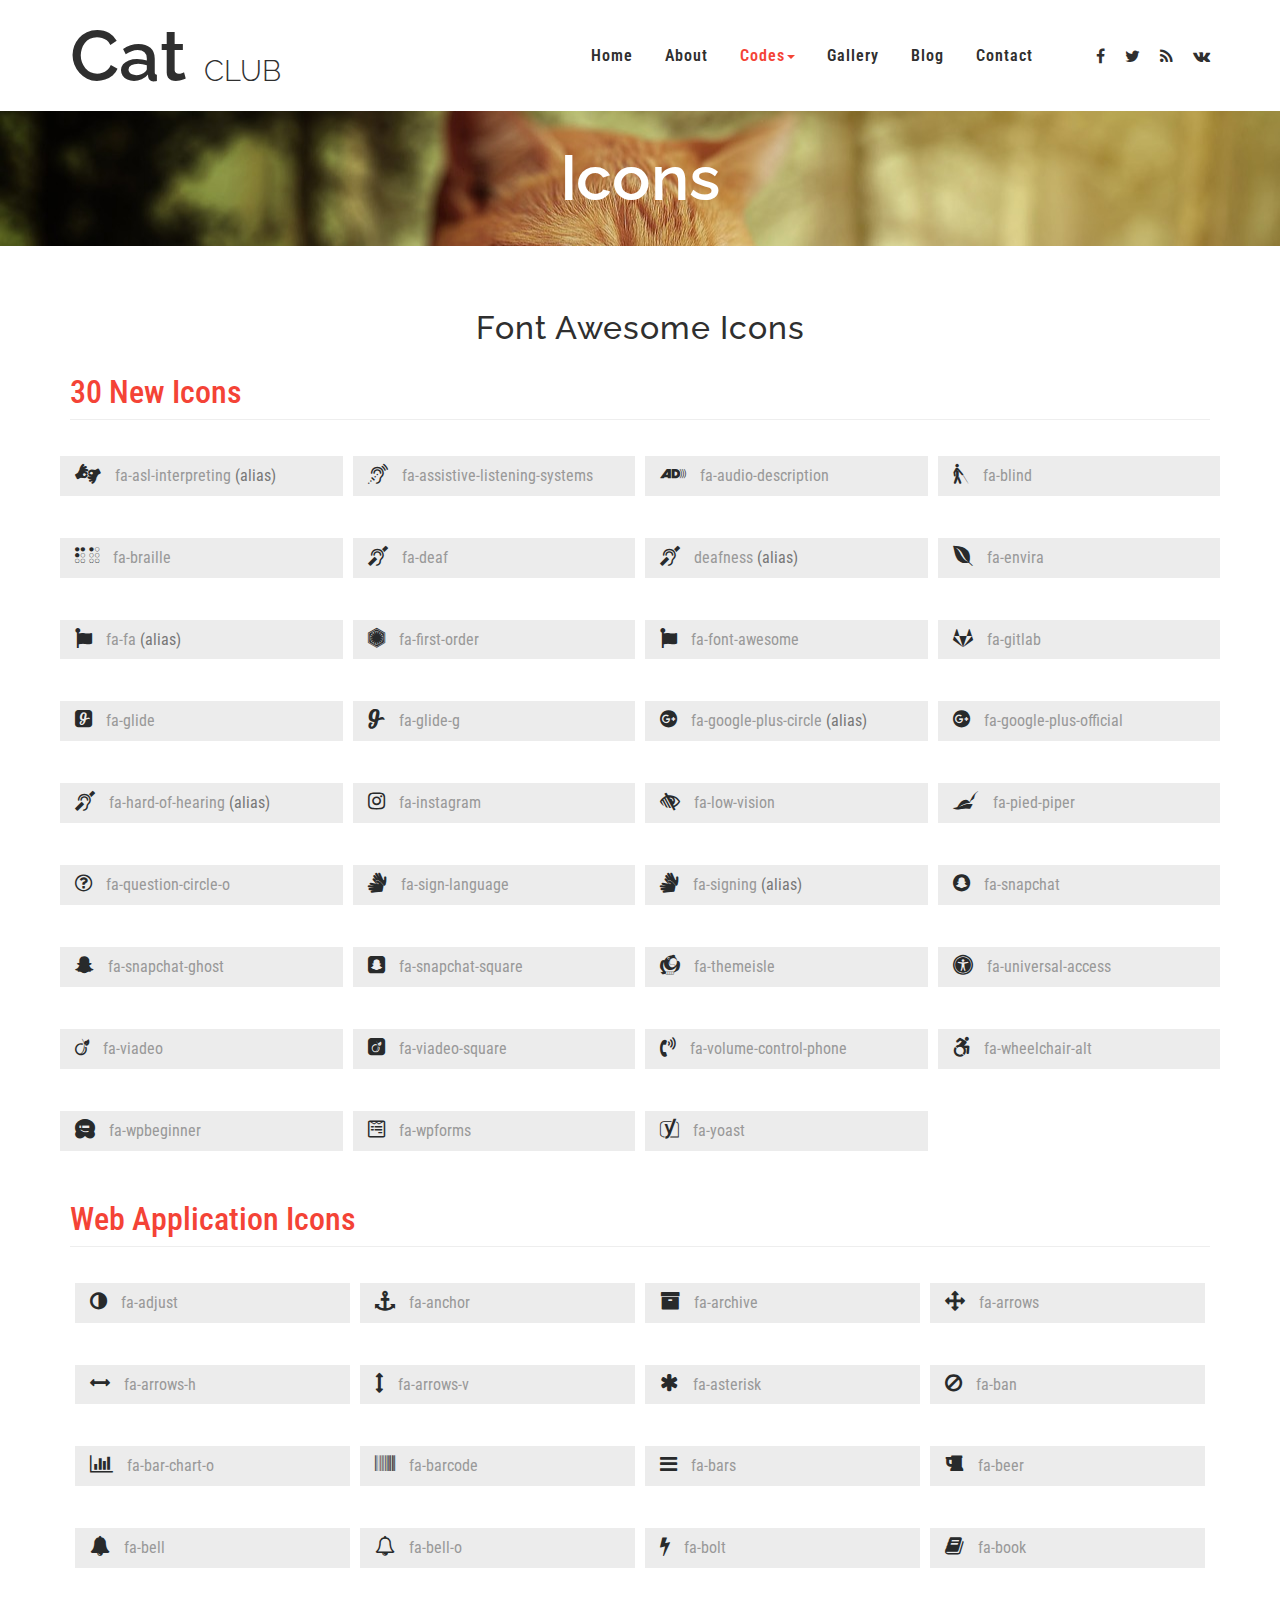
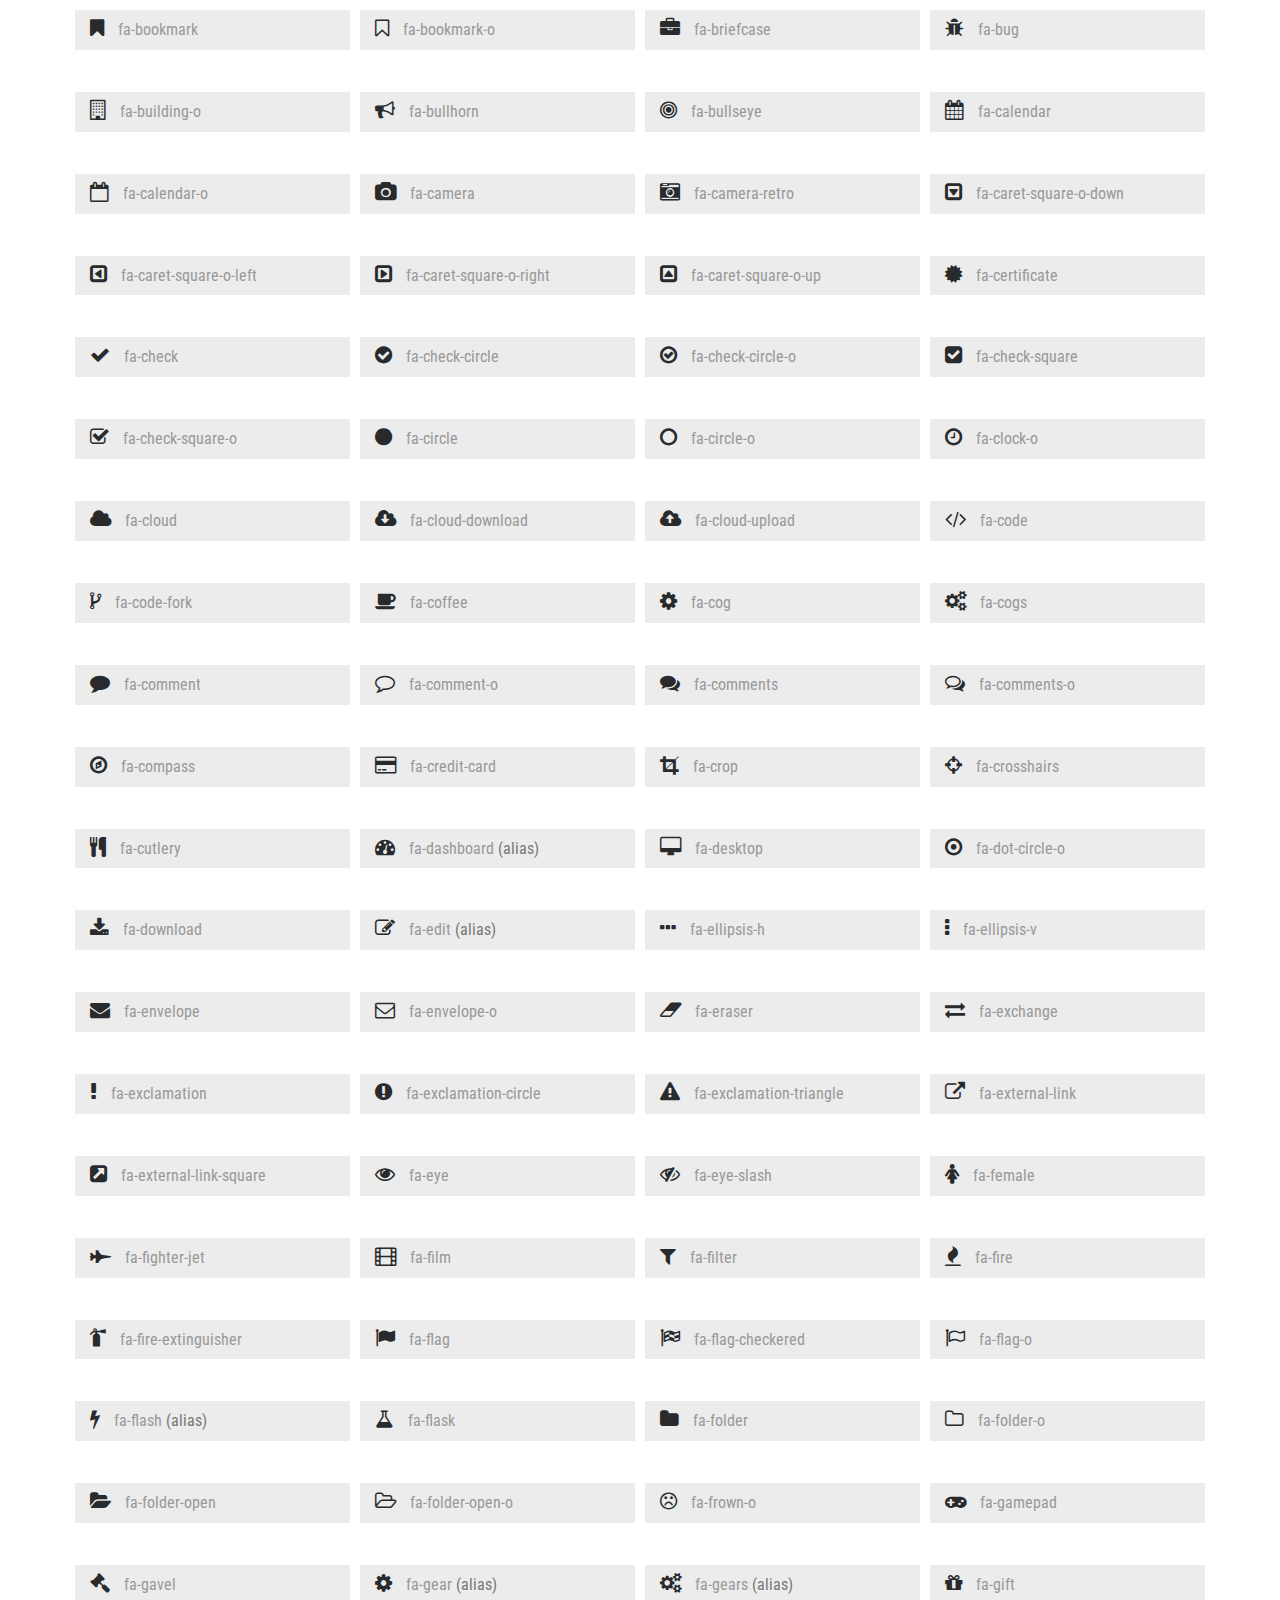
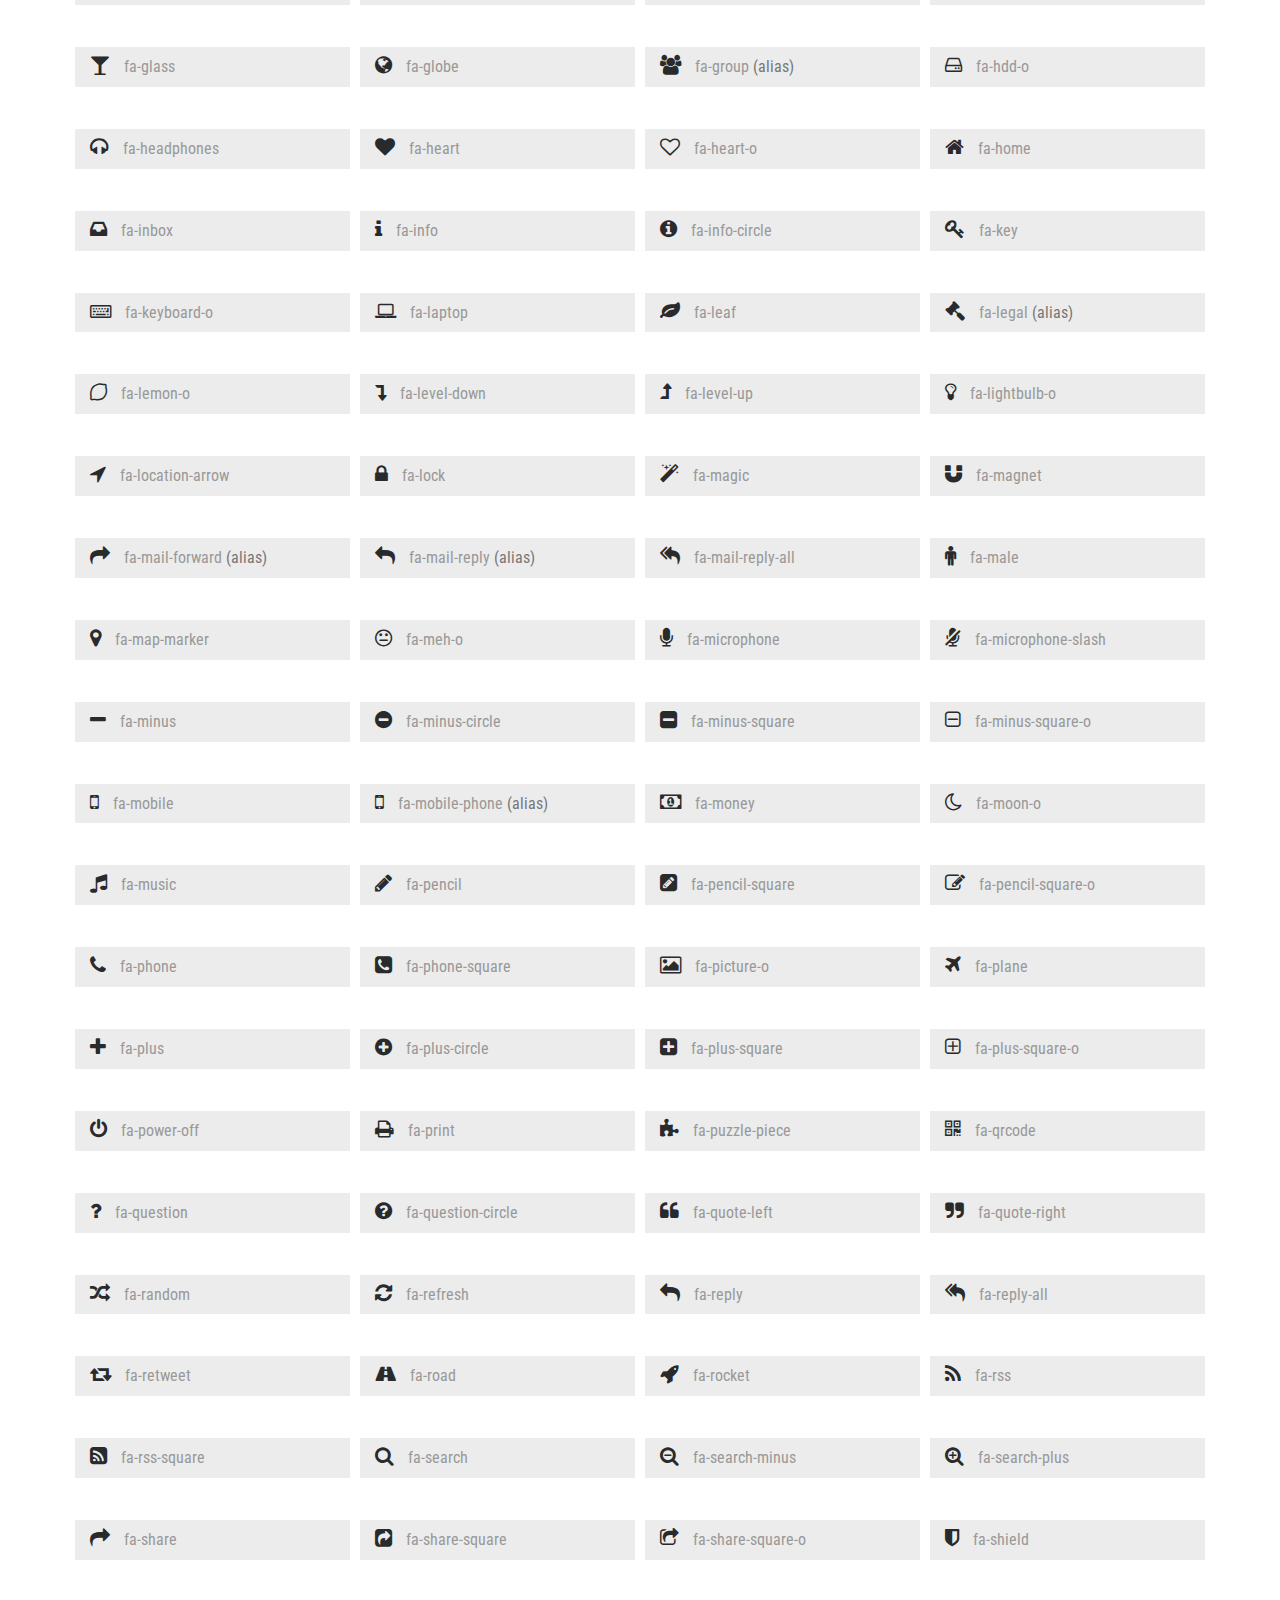
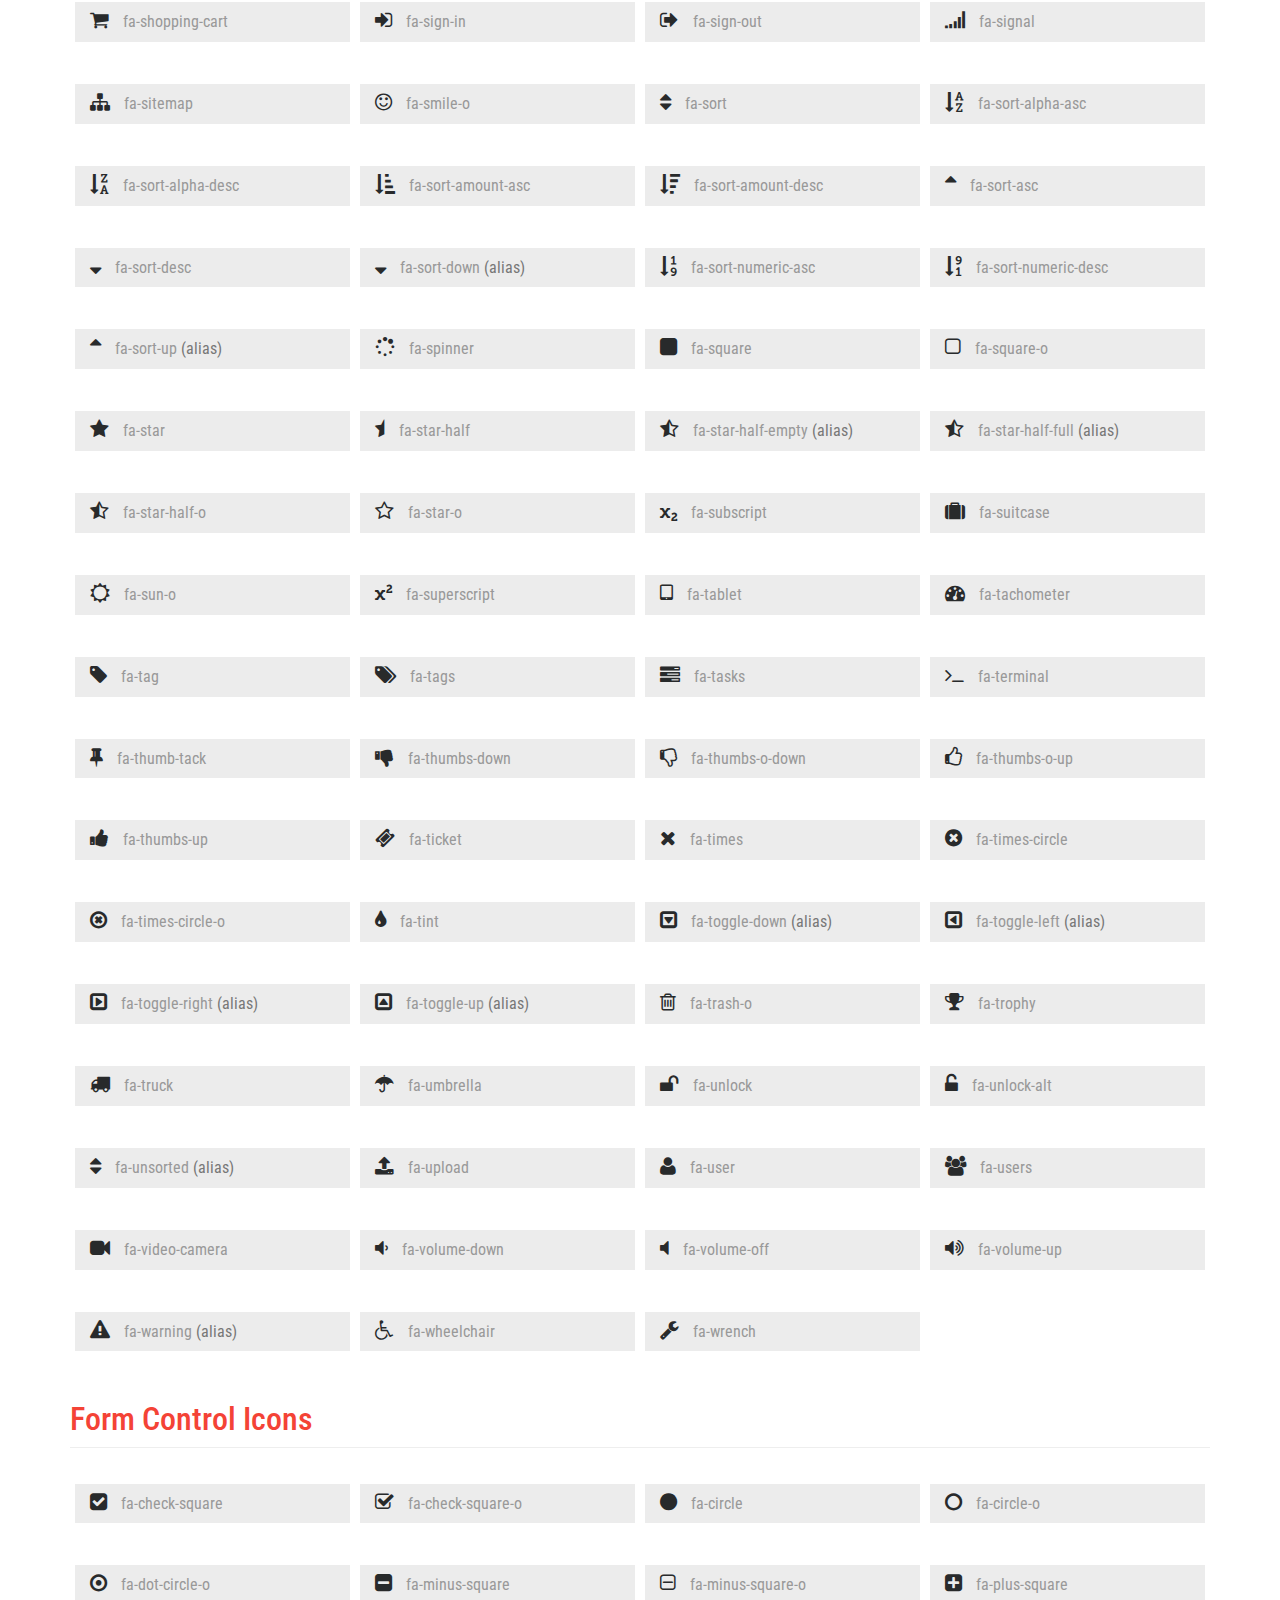
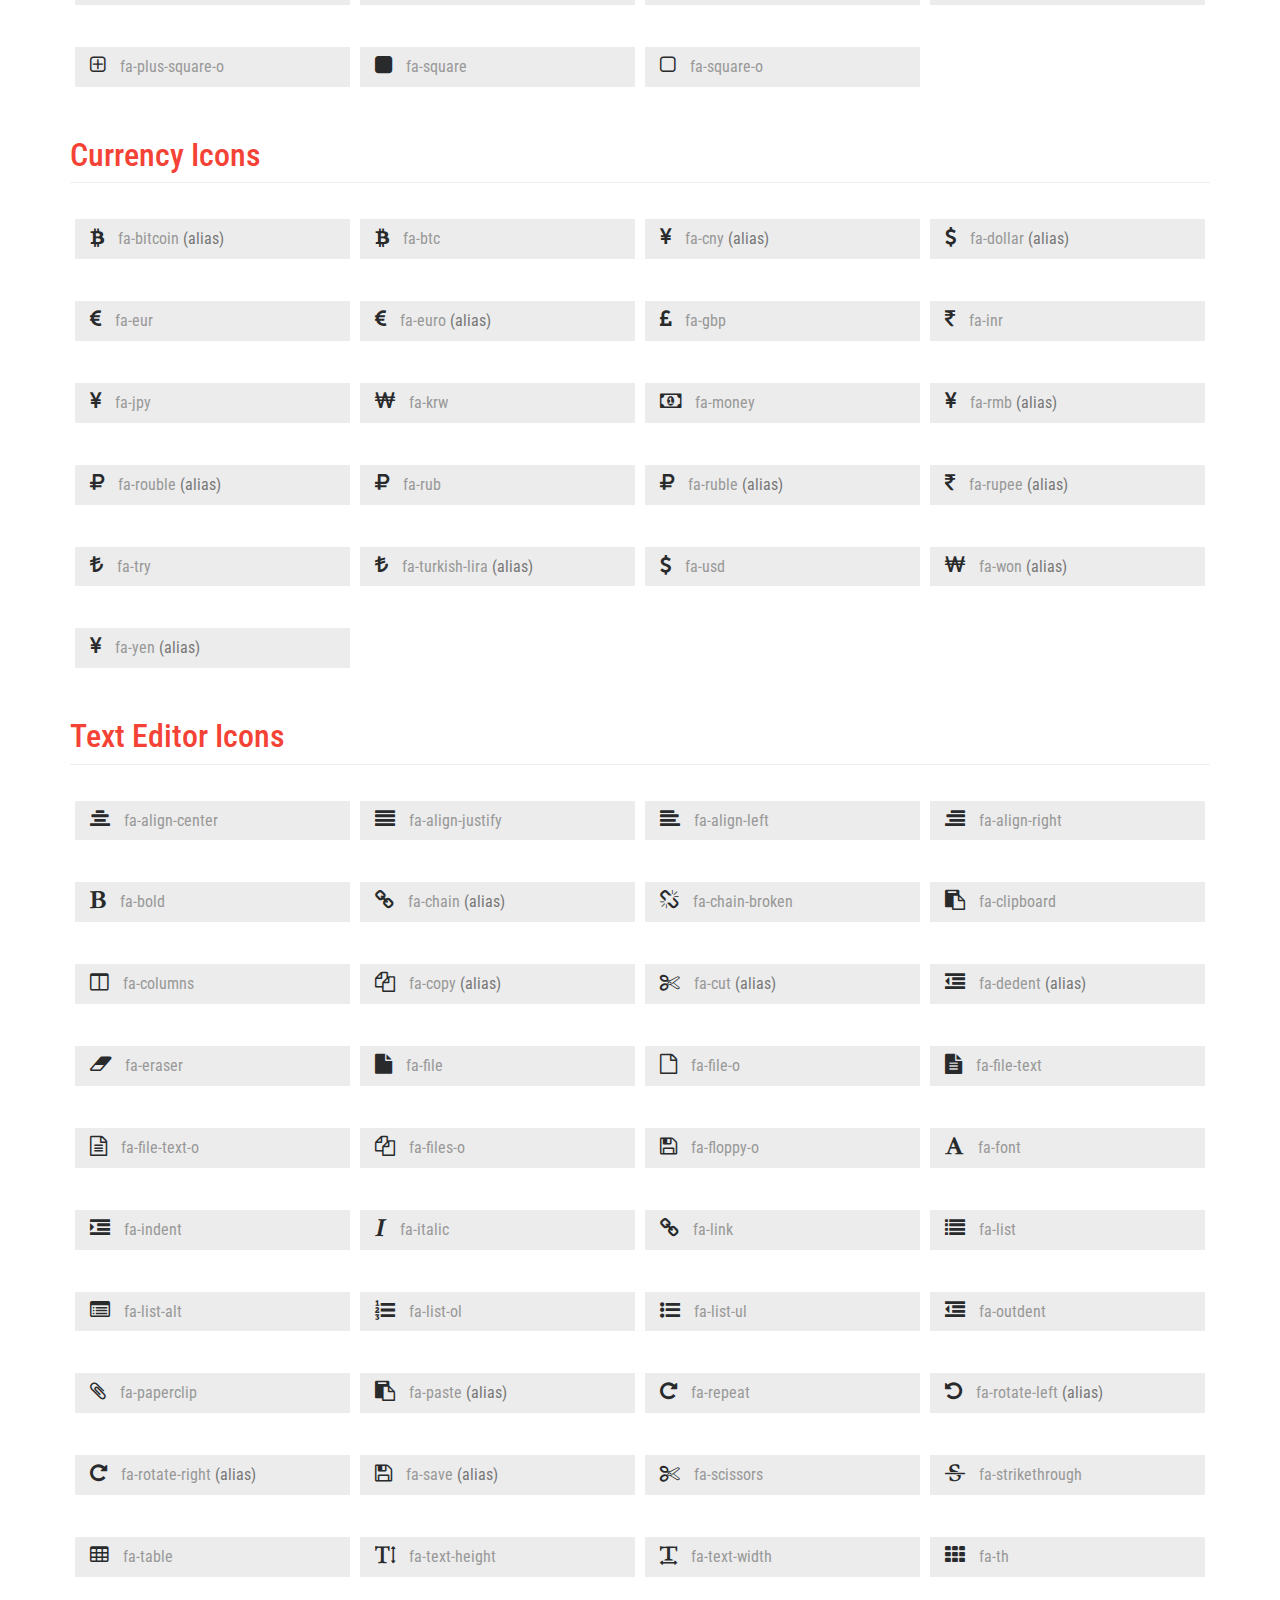
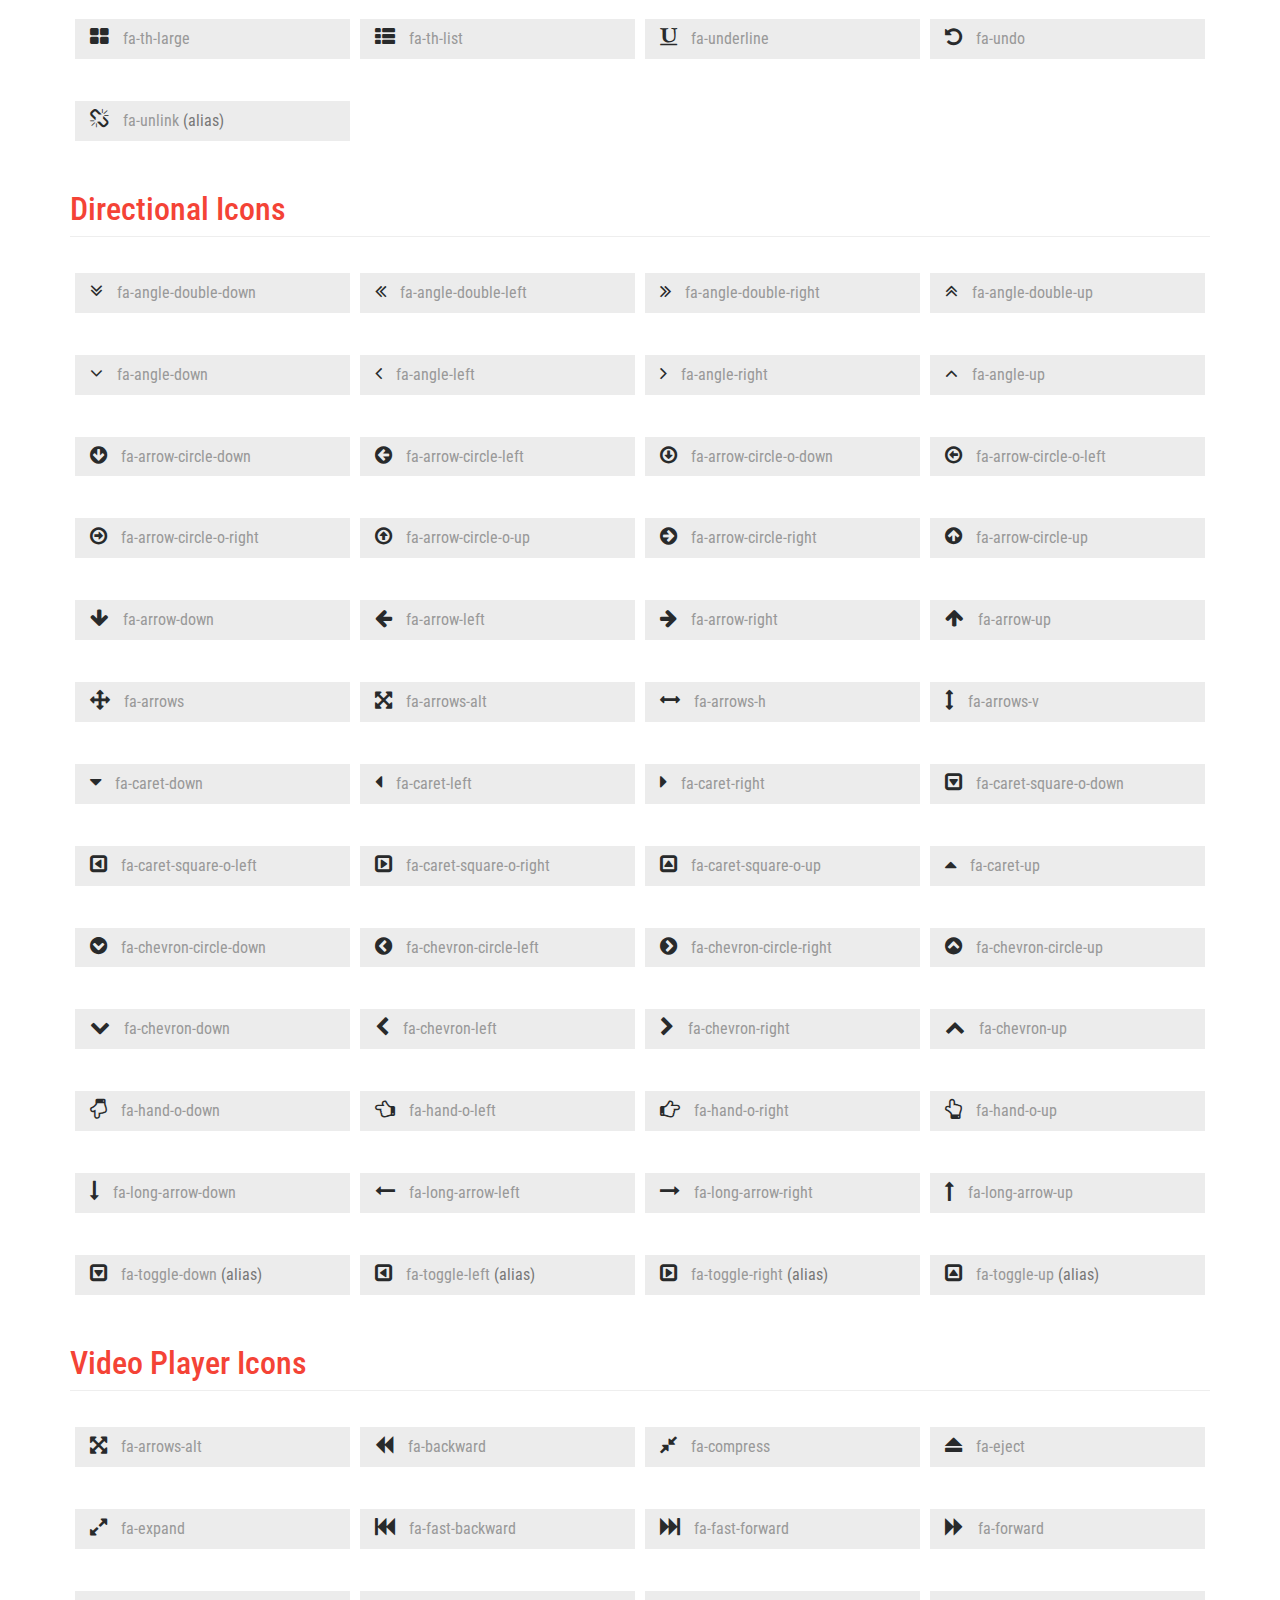
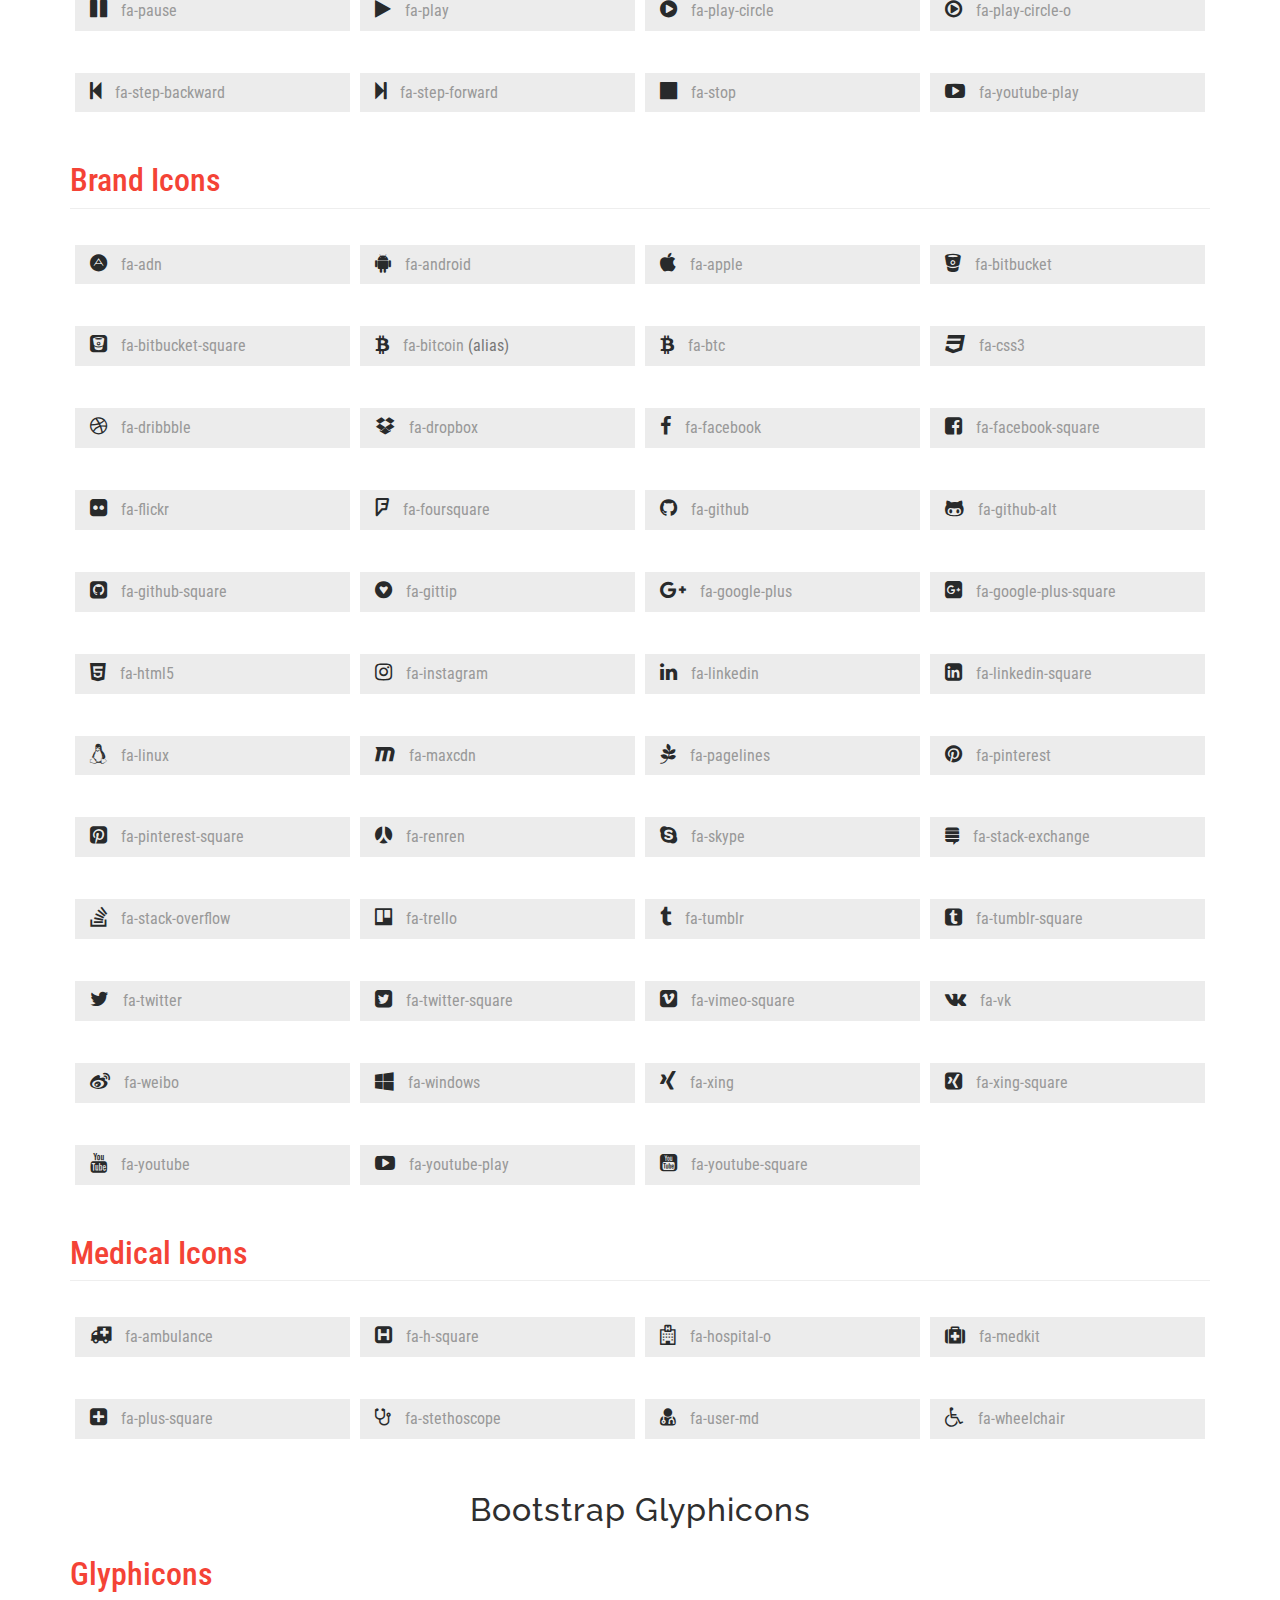
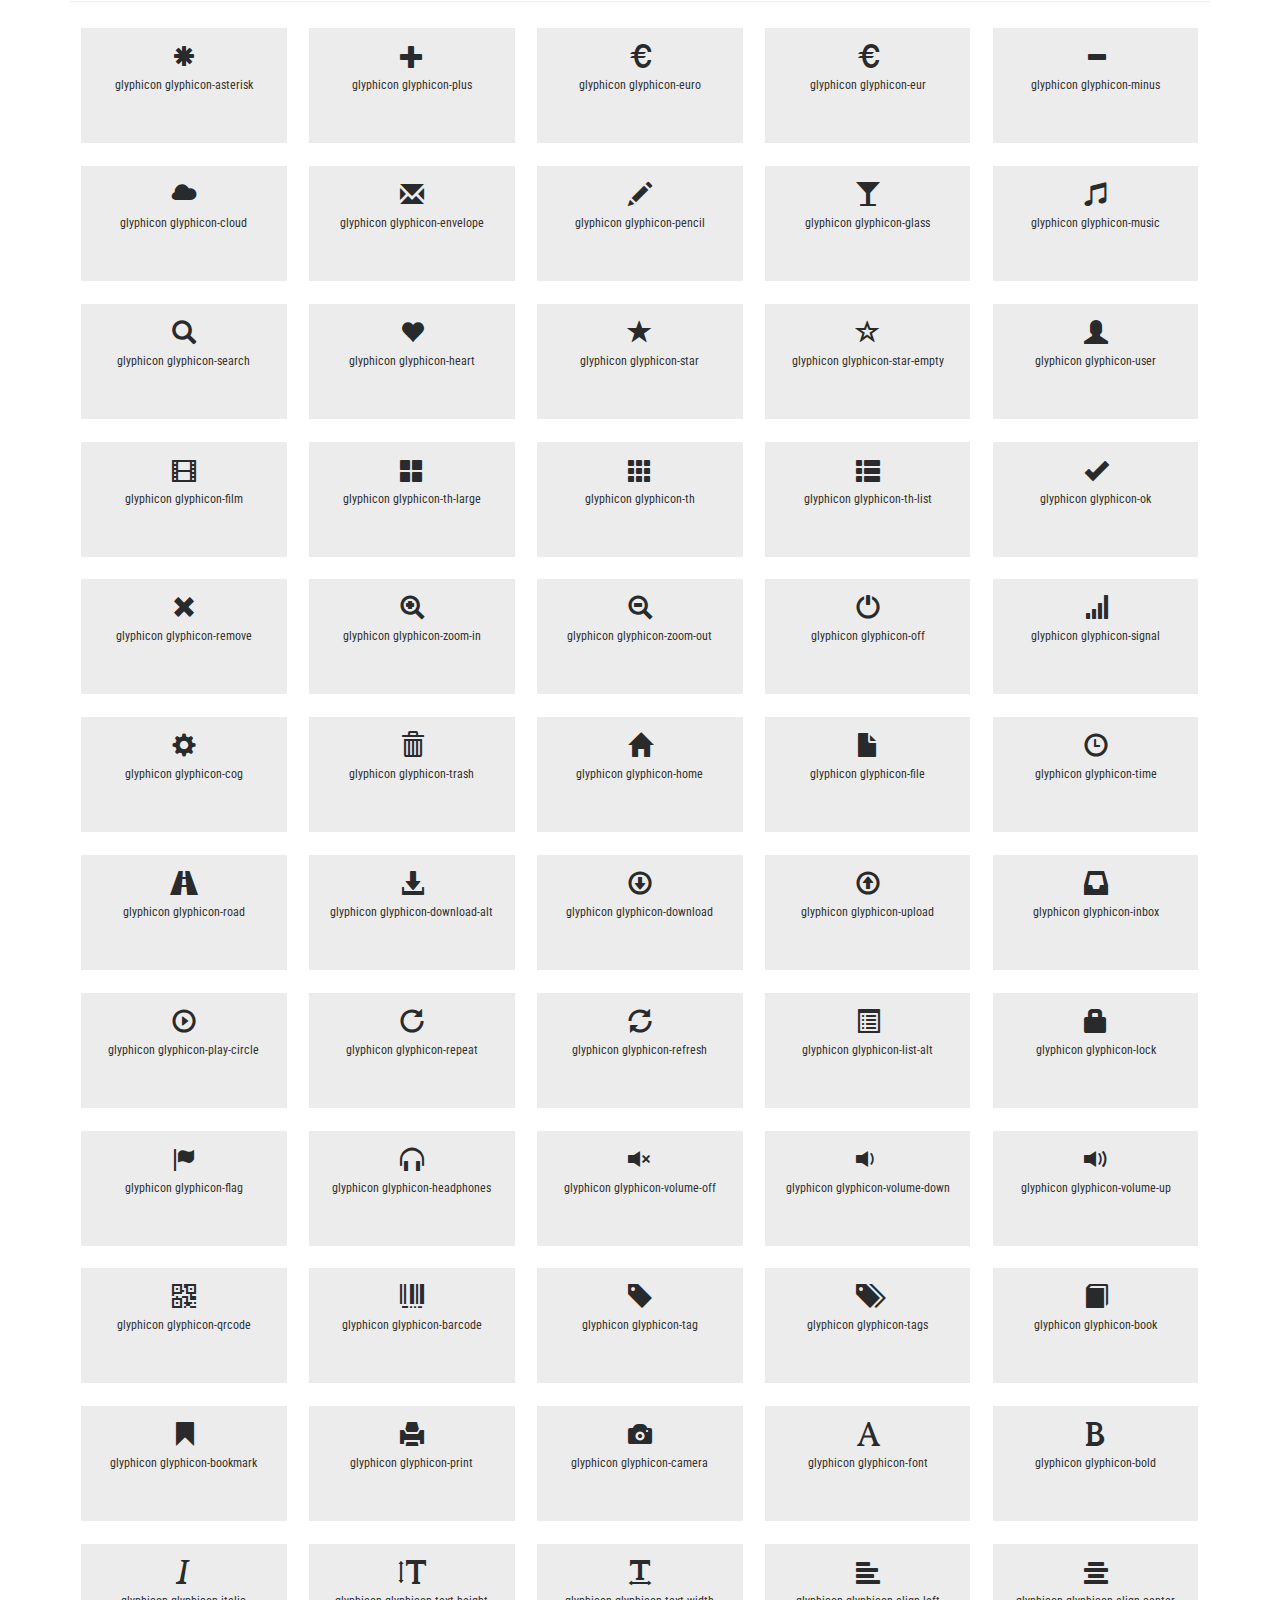
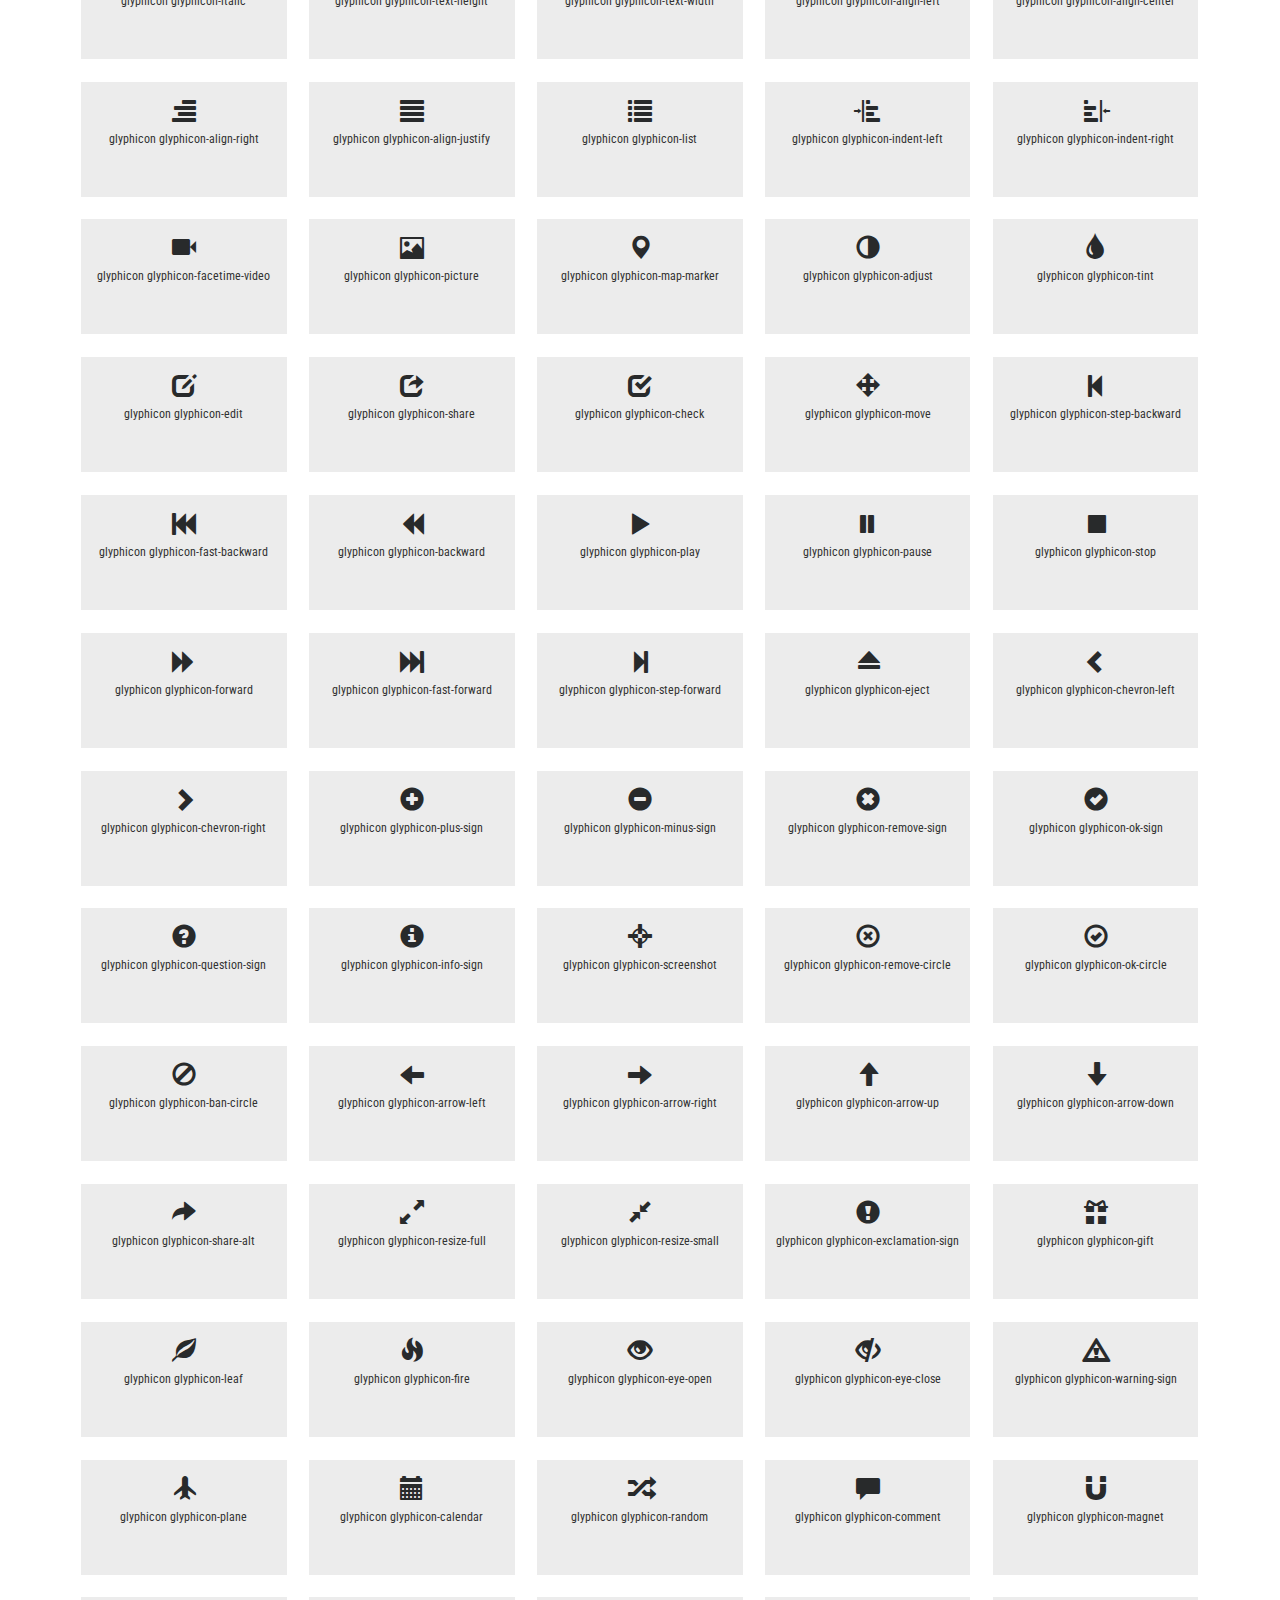
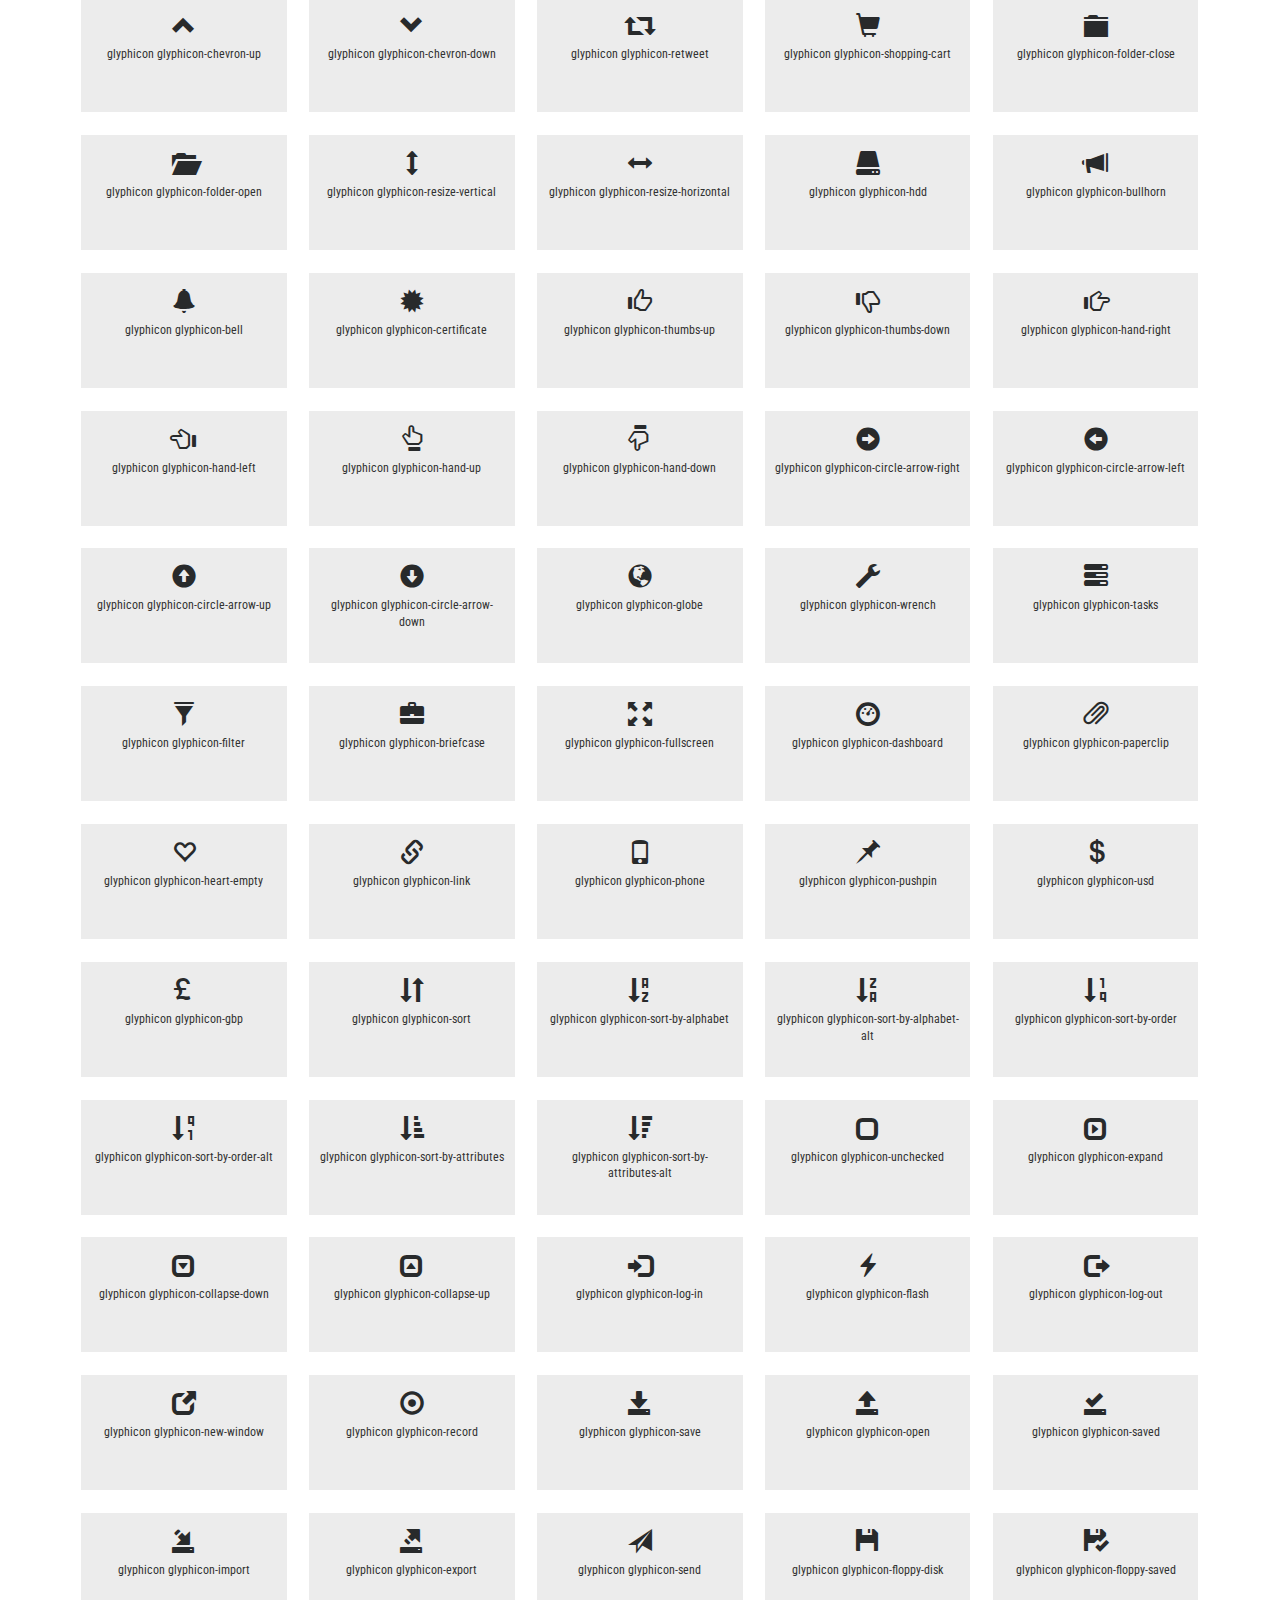
<file: 待定Boot模板/icons.html>
<!DOCTYPE html>
<html lang="en">
<head>
<title>Icons</title>
<meta name="viewport" content="width=device-width, initial-scale=1">
<meta charset="utf-8">
<meta name="keywords" content="" />
<script type="application/x-javascript"> addEventListener("load", function() { setTimeout(hideURLbar, 0); }, false); function hideURLbar(){ window.scrollTo(0,1); } </script>
<!-- bootstrap-css -->
<link href="css/bootstrap.css" rel="stylesheet" type="text/css" media="all" />
<!--// bootstrap-css -->
<!-- css -->
<link rel="stylesheet" href="css/style.css" type="text/css" media="all" />
<!--// css -->
<!-- font-awesome icons -->
<link href="css/font-awesome.css" rel="stylesheet"> 
<!-- //font-awesome icons -->
<!-- font -->
<link href='http://fonts.googleapis.com/css?family=Pacifico' rel='stylesheet' type='text/css'>
<link href="http://fonts.googleapis.com/css?family=Raleway:100,100i,200,200i,300,300i,400,400i,500,500i,600,600i,700,700i,800,800i,900,900i" rel="stylesheet">
<link href='http://fonts.googleapis.com/css?family=Roboto+Condensed:400,700italic,700,400italic,300italic,300' rel='stylesheet' type='text/css'>
<!-- //font -->
<script src="js/jquery-1.11.1.min.js"></script>
<script src="js/bootstrap.js"></script>
<script type="text/javascript">
	jQuery(document).ready(function($) {
		$(".scroll").click(function(event){		
			event.preventDefault();
			$('html,body').animate({scrollTop:$(this.hash).offset().top},1000);
		});
	});
</script> 
<!--[if lt IE 9]>
  <script src="https://oss.maxcdn.com/libs/html5shiv/3.7.0/html5shiv.js"></script>
<![endif]-->
</head>
<body>
	<!-- banner -->
	<div class="banner about-banner">
		<div class="header about-header">
			<div class="container">
				<div class="header-left">
					<div class="w3layouts-logo">
						<h1>
							<a href="index.html">Cat <span>Club</span></a>
						</h1>
					</div>
				</div>
				<div class="header-right">
					<div class="top-nav">
						<nav class="navbar navbar-default">
								<div class="navbar-header">
									<button type="button" class="navbar-toggle collapsed" data-toggle="collapse" data-target="#bs-example-navbar-collapse-1">
										<span class="sr-only">Toggle navigation</span>
										<span class="icon-bar"></span>
										<span class="icon-bar"></span>
										<span class="icon-bar"></span>
									</button>
								</div>
							<!-- Collect the nav links, forms, and other content for toggling -->
							<div class="collapse navbar-collapse" id="bs-example-navbar-collapse-1">
								<ul class="nav navbar-nav">
									<li><a href="index.html">Home</a></li>
									<li><a href="about.html">About</a></li>
									<li class=""><a href="#" class="dropdown-toggle hvr-bounce-to-bottom active" data-toggle="dropdown" role="button" aria-haspopup="true" aria-expanded="false">Codes<span class="caret"></span></a>
										<ul class="dropdown-menu">
											<li><a class="hvr-bounce-to-bottom active" href="icons.html">Icons</a></li>
											<li><a class="hvr-bounce-to-bottom" href="typography.html">Typography</a></li>          
										</ul>
									</li>								
									<li><a href="gallery.html">Gallery</a></li>
									<li><a href="blog.html">Blog</a></li>
									<li><a href="contact.html">Contact</a></li>
								</ul>	
								<div class="clearfix"> </div>
							</div>	
						</nav>		
					</div>
					<div class="agileinfo-social-grids">
						<ul>
							<li><a href="#"><i class="fa fa-facebook"></i></a></li>
							<li><a href="#"><i class="fa fa-twitter"></i></a></li>
							<li><a href="#"><i class="fa fa-rss"></i></a></li>
							<li><a href="#"><i class="fa fa-vk"></i></a></li>
						</ul>
					</div>
					<div class="clearfix"> </div>
				</div>
				<div class="clearfix"> </div>
			</div>
		</div>
		<div class="about-heading">	
			<div class="container">
				<h2>Icons</h2>
			</div>
		</div>
	</div>
	<!-- //banner -->
	<!-- icons -->
	<div class="codes icons main-grid-border">
		<div class="container"> 
			<div class="grid_3 grid_4 w3_agileits_icons_page">
						<div class="icons">
							<h3 class="agileits-icons-title">Font Awesome Icons</h3>
							 <section id="new">
								  <h3 class="page-header page-header icon-subheading">30 New Icons </h3>							  

								  <div class="row fontawesome-icon-list">
									
									
									  <div class="icon-box col-md-3 col-sm-4"><a class="agile-icon" href="#"><i class="fa fa-asl-interpreting" aria-hidden="true"></i> fa-asl-interpreting <span class="text-muted">(alias)</span></a></div>
									
									  <div class="icon-box col-md-3 col-sm-4"><a class="agile-icon" href="#"><i class="fa fa-assistive-listening-systems" aria-hidden="true"></i> fa-assistive-listening-systems</a></div>
									
									  <div class="icon-box col-md-3 col-sm-4"><a class="agile-icon" href="#"><i class="fa fa-audio-description" aria-hidden="true"></i> fa-audio-description</a></div>
									
									  <div class="icon-box col-md-3 col-sm-4"><a class="agile-icon" href="#"><i class="fa fa-blind" aria-hidden="true"></i> fa-blind</a></div>
									
									  <div class="icon-box col-md-3 col-sm-4"><a class="agile-icon" href="#"><i class="fa fa-braille" aria-hidden="true"></i> fa-braille</a></div>
									
									  <div class="icon-box col-md-3 col-sm-4"><a class="agile-icon" href="#"><i class="fa fa-deaf" aria-hidden="true"></i> fa-deaf</a></div>
									
									  <div class="icon-box col-md-3 col-sm-4"><a class="agile-icon" href="#"><i class="fa fa-deafness" aria-hidden="true"></i> deafness <span class="text-muted">(alias)</span></a></div>
									
									  <div class="icon-box col-md-3 col-sm-4"><a class="agile-icon" href="#"><i class="fa fa-envira" aria-hidden="true"></i> fa-envira</a></div>
									
									  <div class="icon-box col-md-3 col-sm-4"><a class="agile-icon" href="#"><i class="fa fa-fa" aria-hidden="true"></i> fa-fa <span class="text-muted">(alias)</span></a></div>
									
									  <div class="icon-box col-md-3 col-sm-4"><a class="agile-icon" href="#"><i class="fa fa-first-order" aria-hidden="true"></i> fa-first-order</a></div>
									
									  <div class="icon-box col-md-3 col-sm-4"><a class="agile-icon" href="#"><i class="fa fa-font-awesome" aria-hidden="true"></i> fa-font-awesome</a></div>
									
									  <div class="icon-box col-md-3 col-sm-4"><a class="agile-icon" href="#"><i class="fa fa-gitlab" aria-hidden="true"></i> fa-gitlab</a></div>
									
									  <div class="icon-box col-md-3 col-sm-4"><a class="agile-icon" href="#"><i class="fa fa-glide" aria-hidden="true"></i> fa-glide</a></div>
									
									  <div class="icon-box col-md-3 col-sm-4"><a class="agile-icon" href="#"><i class="fa fa-glide-g" aria-hidden="true"></i> fa-glide-g</a></div>
									
									  <div class="icon-box col-md-3 col-sm-4"><a class="agile-icon" href="#"><i class="fa fa-google-plus-circle" aria-hidden="true"></i> fa-google-plus-circle <span class="text-muted">(alias)</span></a></div>
									
									  <div class="icon-box col-md-3 col-sm-4"><a class="agile-icon" href="#"><i class="fa fa-google-plus-official" aria-hidden="true"></i> fa-google-plus-official</a></div>
									
									  <div class="icon-box col-md-3 col-sm-4"><a class="agile-icon" href="#"><i class="fa fa-hard-of-hearing" aria-hidden="true"></i> fa-hard-of-hearing <span class="text-muted">(alias)</span></a></div>
									
									  <div class="icon-box col-md-3 col-sm-4"><a class="agile-icon" href="#"><i class="fa fa-instagram" aria-hidden="true"></i> fa-instagram</a></div>
									
									  <div class="icon-box col-md-3 col-sm-4"><a class="agile-icon" href="#"><i class="fa fa-low-vision" aria-hidden="true"></i> fa-low-vision</a></div>
									
									  <div class="icon-box col-md-3 col-sm-4"><a class="agile-icon" href="#"><i class="fa fa-pied-piper" aria-hidden="true"></i> fa-pied-piper</a></div>
									
									  <div class="icon-box col-md-3 col-sm-4"><a class="agile-icon" href="#"><i class="fa fa-question-circle-o" aria-hidden="true"></i> fa-question-circle-o</a></div>
									
									  <div class="icon-box col-md-3 col-sm-4"><a class="agile-icon" href="#"><i class="fa fa-sign-language" aria-hidden="true"></i> fa-sign-language</a></div>
									
									  <div class="icon-box col-md-3 col-sm-4"><a class="agile-icon" href="#"><i class="fa fa-signing" aria-hidden="true"></i> fa-signing <span class="text-muted">(alias)</span></a></div>
									
									  <div class="icon-box col-md-3 col-sm-4"><a class="agile-icon" href="#"><i class="fa fa-snapchat" aria-hidden="true"></i> fa-snapchat</a></div>
									
									  <div class="icon-box col-md-3 col-sm-4"><a class="agile-icon" href="#"><i class="fa fa-snapchat-ghost" aria-hidden="true"></i> fa-snapchat-ghost</a></div>
									
									  <div class="icon-box col-md-3 col-sm-4"><a class="agile-icon" href="#"><i class="fa fa-snapchat-square" aria-hidden="true"></i> fa-snapchat-square</a></div>
									
									  <div class="icon-box col-md-3 col-sm-4"><a class="agile-icon" href="#"><i class="fa fa-themeisle" aria-hidden="true"></i> fa-themeisle</a></div>
									
									  <div class="icon-box col-md-3 col-sm-4"><a class="agile-icon" href="#"><i class="fa fa-universal-access" aria-hidden="true"></i> fa-universal-access</a></div>
									
									  <div class="icon-box col-md-3 col-sm-4"><a class="agile-icon" href="#"><i class="fa fa-viadeo" aria-hidden="true"></i> fa-viadeo</a></div>
									
									  <div class="icon-box col-md-3 col-sm-4"><a class="agile-icon" href="#"><i class="fa fa-viadeo-square" aria-hidden="true"></i> fa-viadeo-square</a></div>
									
									  <div class="icon-box col-md-3 col-sm-4"><a class="agile-icon" href="#"><i class="fa fa-volume-control-phone" aria-hidden="true"></i> fa-volume-control-phone</a></div>
									
									  <div class="icon-box col-md-3 col-sm-4"><a class="agile-icon" href="#"><i class="fa fa-wheelchair-alt" aria-hidden="true"></i> fa-wheelchair-alt</a></div>
									
									  <div class="icon-box col-md-3 col-sm-4"><a class="agile-icon" href="#"><i class="fa fa-wpbeginner" aria-hidden="true"></i> fa-wpbeginner</a></div>
									
									  <div class="icon-box col-md-3 col-sm-4"><a class="agile-icon" href="#"><i class="fa fa-wpforms" aria-hidden="true"></i> fa-wpforms</a></div>
									
									  <div class="icon-box col-md-3 col-sm-4"><a class="agile-icon" href="#"><i class="fa fa-yoast" aria-hidden="true"></i> fa-yoast</a></div>
									
								  </div>

								</section>
							<div class="section group">
									<div class="box"> 
										<div class="title ">
											<h3 class="page-header icon-subheading">Web Application Icons</h3>
										</div>
										<div class="box_content"> 
											<div class="fontawesome-icon-list"> 
												<div class="icon-box col-md-3 col-sm-4"><a class="agile-icon" href="#"><i class="fa fa-adjust"></i> fa-adjust</a></div>
										
												<div class="icon-box col-md-3 col-sm-4"><a class="agile-icon" href="#"><i class="fa fa-anchor"></i> fa-anchor</a></div>
										
												<div class="icon-box col-md-3 col-sm-4"><a class="agile-icon" href="#"><i class="fa fa-archive"></i> fa-archive</a></div>
										
												<div class="icon-box col-md-3 col-sm-4"><a class="agile-icon" href="#"><i class="fa fa-arrows"></i> fa-arrows</a></div>
										
												<div class="icon-box col-md-3 col-sm-4"><a class="agile-icon" href="#"><i class="fa fa-arrows-h"></i> fa-arrows-h</a></div>
										
												<div class="icon-box col-md-3 col-sm-4"><a class="agile-icon" href="#"><i class="fa fa-arrows-v"></i> fa-arrows-v</a></div>
										
												<div class="icon-box col-md-3 col-sm-4"><a class="agile-icon" href="#"><i class="fa fa-asterisk"></i> fa-asterisk</a></div>
										
												<div class="icon-box col-md-3 col-sm-4"><a class="agile-icon" href="#"><i class="fa fa-ban"></i> fa-ban</a></div>
										
												<div class="icon-box col-md-3 col-sm-4"><a class="agile-icon" href="#"><i class="fa fa-bar-chart-o"></i> fa-bar-chart-o</a></div>
										
												<div class="icon-box col-md-3 col-sm-4"><a class="agile-icon" href="#"><i class="fa fa-barcode"></i> fa-barcode</a></div>
										
												<div class="icon-box col-md-3 col-sm-4"><a class="agile-icon" href="#"><i class="fa fa-bars"></i> fa-bars</a></div>
										
												<div class="icon-box col-md-3 col-sm-4"><a class="agile-icon" href="#"><i class="fa fa-beer"></i> fa-beer</a></div>
										
												<div class="icon-box col-md-3 col-sm-4"><a class="agile-icon" href="#"><i class="fa fa-bell"></i> fa-bell</a></div>
										
												<div class="icon-box col-md-3 col-sm-4"><a class="agile-icon" href="#"><i class="fa fa-bell-o"></i> fa-bell-o</a></div>
										
												<div class="icon-box col-md-3 col-sm-4"><a class="agile-icon" href="#"><i class="fa fa-bolt"></i> fa-bolt</a></div>
										
												<div class="icon-box col-md-3 col-sm-4"><a class="agile-icon" href="#"><i class="fa fa-book"></i> fa-book</a></div>
										
												<div class="icon-box col-md-3 col-sm-4"><a class="agile-icon" href="#"><i class="fa fa-bookmark"></i> fa-bookmark</a></div>
										
												<div class="icon-box col-md-3 col-sm-4"><a class="agile-icon" href="#"><i class="fa fa-bookmark-o"></i> fa-bookmark-o</a></div>
										
												<div class="icon-box col-md-3 col-sm-4"><a class="agile-icon" href="#"><i class="fa fa-briefcase"></i> fa-briefcase</a></div>
										
												<div class="icon-box col-md-3 col-sm-4"><a class="agile-icon" href="#"><i class="fa fa-bug"></i> fa-bug</a></div>
										
												<div class="icon-box col-md-3 col-sm-4"><a class="agile-icon" href="#"><i class="fa fa-building-o"></i> fa-building-o</a></div>
										
												<div class="icon-box col-md-3 col-sm-4"><a class="agile-icon" href="#"><i class="fa fa-bullhorn"></i> fa-bullhorn</a></div>
										
												<div class="icon-box col-md-3 col-sm-4"><a class="agile-icon" href="#"><i class="fa fa-bullseye"></i> fa-bullseye</a></div>
										
												<div class="icon-box col-md-3 col-sm-4"><a class="agile-icon" href="#"><i class="fa fa-calendar"></i> fa-calendar</a></div>
										
												<div class="icon-box col-md-3 col-sm-4"><a class="agile-icon" href="#"><i class="fa fa-calendar-o"></i> fa-calendar-o</a></div>
										
												<div class="icon-box col-md-3 col-sm-4"><a class="agile-icon" href="#"><i class="fa fa-camera"></i> fa-camera</a></div>
										
												<div class="icon-box col-md-3 col-sm-4"><a class="agile-icon" href="#"><i class="fa fa-camera-retro"></i> fa-camera-retro</a></div>
										
												<div class="icon-box col-md-3 col-sm-4"><a class="agile-icon" href="#"><i class="fa fa-caret-square-o-down"></i> fa-caret-square-o-down</a></div>
										
												<div class="icon-box col-md-3 col-sm-4"><a class="agile-icon" href="#"><i class="fa fa-caret-square-o-left"></i> fa-caret-square-o-left</a></div>
										
												<div class="icon-box col-md-3 col-sm-4"><a class="agile-icon" href="#"><i class="fa fa-caret-square-o-right"></i> fa-caret-square-o-right</a></div>
										
												<div class="icon-box col-md-3 col-sm-4"><a class="agile-icon" href="#"><i class="fa fa-caret-square-o-up"></i> fa-caret-square-o-up</a></div>
										
												<div class="icon-box col-md-3 col-sm-4"><a class="agile-icon" href="#"><i class="fa fa-certificate"></i> fa-certificate</a></div>
										
												<div class="icon-box col-md-3 col-sm-4"><a class="agile-icon" href="#"><i class="fa fa-check"></i> fa-check</a></div>
										
												<div class="icon-box col-md-3 col-sm-4"><a class="agile-icon" href="#"><i class="fa fa-check-circle"></i> fa-check-circle</a></div>
										
												<div class="icon-box col-md-3 col-sm-4"><a class="agile-icon" href="#"><i class="fa fa-check-circle-o"></i> fa-check-circle-o</a></div>
										
												<div class="icon-box col-md-3 col-sm-4"><a class="agile-icon" href="#"><i class="fa fa-check-square"></i> fa-check-square</a></div>
										
												<div class="icon-box col-md-3 col-sm-4"><a class="agile-icon" href="#"><i class="fa fa-check-square-o"></i> fa-check-square-o</a></div>
										
												<div class="icon-box col-md-3 col-sm-4"><a class="agile-icon" href="#"><i class="fa fa-circle"></i> fa-circle</a></div>
										
												<div class="icon-box col-md-3 col-sm-4"><a class="agile-icon" href="#"><i class="fa fa-circle-o"></i> fa-circle-o</a></div>
										
												<div class="icon-box col-md-3 col-sm-4"><a class="agile-icon" href="#"><i class="fa fa-clock-o"></i> fa-clock-o</a></div>
										
												<div class="icon-box col-md-3 col-sm-4"><a class="agile-icon" href="#"><i class="fa fa-cloud"></i> fa-cloud</a></div>
										
												<div class="icon-box col-md-3 col-sm-4"><a class="agile-icon" href="#"><i class="fa fa-cloud-download"></i> fa-cloud-download</a></div>
										
												<div class="icon-box col-md-3 col-sm-4"><a class="agile-icon" href="#"><i class="fa fa-cloud-upload"></i> fa-cloud-upload</a></div>
										
												<div class="icon-box col-md-3 col-sm-4"><a class="agile-icon" href="#"><i class="fa fa-code"></i> fa-code</a></div>
										
												<div class="icon-box col-md-3 col-sm-4"><a class="agile-icon" href="#"><i class="fa fa-code-fork"></i> fa-code-fork</a></div>
										
												<div class="icon-box col-md-3 col-sm-4"><a class="agile-icon" href="#"><i class="fa fa-coffee"></i> fa-coffee</a></div>
										
												<div class="icon-box col-md-3 col-sm-4"><a class="agile-icon" href="#"><i class="fa fa-cog"></i> fa-cog</a></div>
										
												<div class="icon-box col-md-3 col-sm-4"><a class="agile-icon" href="#"><i class="fa fa-cogs"></i> fa-cogs</a></div>
										
												<div class="icon-box col-md-3 col-sm-4"><a class="agile-icon" href="#"><i class="fa fa-comment"></i> fa-comment</a></div>
										
												<div class="icon-box col-md-3 col-sm-4"><a class="agile-icon" href="#"><i class="fa fa-comment-o"></i> fa-comment-o</a></div>
										
												<div class="icon-box col-md-3 col-sm-4"><a class="agile-icon" href="#"><i class="fa fa-comments"></i> fa-comments</a></div>
										
												<div class="icon-box col-md-3 col-sm-4"><a class="agile-icon" href="#"><i class="fa fa-comments-o"></i> fa-comments-o</a></div>
										
												<div class="icon-box col-md-3 col-sm-4"><a class="agile-icon" href="#"><i class="fa fa-compass"></i> fa-compass</a></div>
										
												<div class="icon-box col-md-3 col-sm-4"><a class="agile-icon" href="#"><i class="fa fa-credit-card"></i> fa-credit-card</a></div>
										
												<div class="icon-box col-md-3 col-sm-4"><a class="agile-icon" href="#"><i class="fa fa-crop"></i> fa-crop</a></div>
										
												<div class="icon-box col-md-3 col-sm-4"><a class="agile-icon" href="#"><i class="fa fa-crosshairs"></i> fa-crosshairs</a></div>
										
												<div class="icon-box col-md-3 col-sm-4"><a class="agile-icon" href="#"><i class="fa fa-cutlery"></i> fa-cutlery</a></div>
										
												<div class="icon-box col-md-3 col-sm-4"><a class="agile-icon" href="#"><i class="fa fa-dashboard"></i> fa-dashboard <span class="text-muted">(alias)</span></a></div>
										
												<div class="icon-box col-md-3 col-sm-4"><a class="agile-icon" href="#"><i class="fa fa-desktop"></i> fa-desktop</a></div>
										
												<div class="icon-box col-md-3 col-sm-4"><a class="agile-icon" href="#"><i class="fa fa-dot-circle-o"></i> fa-dot-circle-o</a></div>
										
												<div class="icon-box col-md-3 col-sm-4"><a class="agile-icon" href="#"><i class="fa fa-download"></i> fa-download</a></div>
										
												<div class="icon-box col-md-3 col-sm-4"><a class="agile-icon" href="#"><i class="fa fa-edit"></i> fa-edit <span class="text-muted">(alias)</span></a></div>
										
												<div class="icon-box col-md-3 col-sm-4"><a class="agile-icon" href="#"><i class="fa fa-ellipsis-h"></i> fa-ellipsis-h</a></div>
										
												<div class="icon-box col-md-3 col-sm-4"><a class="agile-icon" href="#"><i class="fa fa-ellipsis-v"></i> fa-ellipsis-v</a></div>
										
												<div class="icon-box col-md-3 col-sm-4"><a class="agile-icon" href="#"><i class="fa fa-envelope"></i> fa-envelope</a></div>
										
												<div class="icon-box col-md-3 col-sm-4"><a class="agile-icon" href="#"><i class="fa fa-envelope-o"></i> fa-envelope-o</a></div>
										
												<div class="icon-box col-md-3 col-sm-4"><a class="agile-icon" href="#"><i class="fa fa-eraser"></i> fa-eraser</a></div>
										
												<div class="icon-box col-md-3 col-sm-4"><a class="agile-icon" href="#"><i class="fa fa-exchange"></i> fa-exchange</a></div>
										
												<div class="icon-box col-md-3 col-sm-4"><a class="agile-icon" href="#"><i class="fa fa-exclamation"></i> fa-exclamation</a></div>
										
												<div class="icon-box col-md-3 col-sm-4"><a class="agile-icon" href="#"><i class="fa fa-exclamation-circle"></i> fa-exclamation-circle</a></div>
										
												<div class="icon-box col-md-3 col-sm-4"><a class="agile-icon" href="#"><i class="fa fa-exclamation-triangle"></i> fa-exclamation-triangle</a></div>
										
												<div class="icon-box col-md-3 col-sm-4"><a class="agile-icon" href="#"><i class="fa fa-external-link"></i> fa-external-link</a></div>
										
												<div class="icon-box col-md-3 col-sm-4"><a class="agile-icon" href="#"><i class="fa fa-external-link-square"></i> fa-external-link-square</a></div>
										
												<div class="icon-box col-md-3 col-sm-4"><a class="agile-icon" href="#"><i class="fa fa-eye"></i> fa-eye</a></div>
										
												<div class="icon-box col-md-3 col-sm-4"><a class="agile-icon" href="#"><i class="fa fa-eye-slash"></i> fa-eye-slash</a></div>
										
												<div class="icon-box col-md-3 col-sm-4"><a class="agile-icon" href="#"><i class="fa fa-female"></i> fa-female</a></div>
										
												<div class="icon-box col-md-3 col-sm-4"><a class="agile-icon" href="#"><i class="fa fa-fighter-jet"></i> fa-fighter-jet</a></div>
										
												<div class="icon-box col-md-3 col-sm-4"><a class="agile-icon" href="#"><i class="fa fa-film"></i> fa-film</a></div>
										
												<div class="icon-box col-md-3 col-sm-4"><a class="agile-icon" href="#"><i class="fa fa-filter"></i> fa-filter</a></div>
										
												<div class="icon-box col-md-3 col-sm-4"><a class="agile-icon" href="#"><i class="fa fa-fire"></i> fa-fire</a></div>
										
												<div class="icon-box col-md-3 col-sm-4"><a class="agile-icon" href="#"><i class="fa fa-fire-extinguisher"></i> fa-fire-extinguisher</a></div>
										
												<div class="icon-box col-md-3 col-sm-4"><a class="agile-icon" href="#"><i class="fa fa-flag"></i> fa-flag</a></div>
										
												<div class="icon-box col-md-3 col-sm-4"><a class="agile-icon" href="#"><i class="fa fa-flag-checkered"></i> fa-flag-checkered</a></div>
										
												<div class="icon-box col-md-3 col-sm-4"><a class="agile-icon" href="#"><i class="fa fa-flag-o"></i> fa-flag-o</a></div>
										
												<div class="icon-box col-md-3 col-sm-4"><a class="agile-icon" href="#"><i class="fa fa-flash"></i> fa-flash <span class="text-muted">(alias)</span></a></div>
										
												<div class="icon-box col-md-3 col-sm-4"><a class="agile-icon" href="#"><i class="fa fa-flask"></i> fa-flask</a></div>
										
												<div class="icon-box col-md-3 col-sm-4"><a class="agile-icon" href="#"><i class="fa fa-folder"></i> fa-folder</a></div>
										
												<div class="icon-box col-md-3 col-sm-4"><a class="agile-icon" href="#"><i class="fa fa-folder-o"></i> fa-folder-o</a></div>
										
												<div class="icon-box col-md-3 col-sm-4"><a class="agile-icon" href="#"><i class="fa fa-folder-open"></i> fa-folder-open</a></div>
										
												<div class="icon-box col-md-3 col-sm-4"><a class="agile-icon" href="#"><i class="fa fa-folder-open-o"></i> fa-folder-open-o</a></div>
										
												<div class="icon-box col-md-3 col-sm-4"><a class="agile-icon" href="#"><i class="fa fa-frown-o"></i> fa-frown-o</a></div>
										
												<div class="icon-box col-md-3 col-sm-4"><a class="agile-icon" href="#"><i class="fa fa-gamepad"></i> fa-gamepad</a></div>
										
												<div class="icon-box col-md-3 col-sm-4"><a class="agile-icon" href="#"><i class="fa fa-gavel"></i> fa-gavel</a></div>
										
												<div class="icon-box col-md-3 col-sm-4"><a class="agile-icon" href="#"><i class="fa fa-gear"></i> fa-gear <span class="text-muted">(alias)</span></a></div>
										
												<div class="icon-box col-md-3 col-sm-4"><a class="agile-icon" href="#"><i class="fa fa-gears"></i> fa-gears <span class="text-muted">(alias)</span></a></div>
										
												<div class="icon-box col-md-3 col-sm-4"><a class="agile-icon" href="#"><i class="fa fa-gift"></i> fa-gift</a></div>
										
												<div class="icon-box col-md-3 col-sm-4"><a class="agile-icon" href="#"><i class="fa fa-glass"></i> fa-glass</a></div>
										
												<div class="icon-box col-md-3 col-sm-4"><a class="agile-icon" href="#"><i class="fa fa-globe"></i> fa-globe</a></div>
										
												<div class="icon-box col-md-3 col-sm-4"><a class="agile-icon" href="#"><i class="fa fa-group"></i> fa-group <span class="text-muted">(alias)</span></a></div>
										
												<div class="icon-box col-md-3 col-sm-4"><a class="agile-icon" href="#"><i class="fa fa-hdd-o"></i> fa-hdd-o</a></div>
										
												<div class="icon-box col-md-3 col-sm-4"><a class="agile-icon" href="#"><i class="fa fa-headphones"></i> fa-headphones</a></div>
										
												<div class="icon-box col-md-3 col-sm-4"><a class="agile-icon" href="#"><i class="fa fa-heart"></i> fa-heart</a></div>
										
												<div class="icon-box col-md-3 col-sm-4"><a class="agile-icon" href="#"><i class="fa fa-heart-o"></i> fa-heart-o</a></div>
										
												<div class="icon-box col-md-3 col-sm-4"><a class="agile-icon" href="#"><i class="fa fa-home"></i> fa-home</a></div>
										
												<div class="icon-box col-md-3 col-sm-4"><a class="agile-icon" href="#"><i class="fa fa-inbox"></i> fa-inbox</a></div>
										
												<div class="icon-box col-md-3 col-sm-4"><a class="agile-icon" href="#"><i class="fa fa-info"></i> fa-info</a></div>
										
												<div class="icon-box col-md-3 col-sm-4"><a class="agile-icon" href="#info-circle"><i class="fa fa-info-circle"></i> fa-info-circle</a></div>
										
												<div class="icon-box col-md-3 col-sm-4"><a class="agile-icon" href="#key"><i class="fa fa-key"></i> fa-key</a></div>
										
												<div class="icon-box col-md-3 col-sm-4"><a class="agile-icon" href="#keyboard-o"><i class="fa fa-keyboard-o"></i> fa-keyboard-o</a></div>
										
												<div class="icon-box col-md-3 col-sm-4"><a class="agile-icon" href="#laptop"><i class="fa fa-laptop"></i> fa-laptop</a></div>
										
												<div class="icon-box col-md-3 col-sm-4"><a class="agile-icon" href="#leaf"><i class="fa fa-leaf"></i> fa-leaf</a></div>
										
												<div class="icon-box col-md-3 col-sm-4"><a class="agile-icon" href="#gavel"><i class="fa fa-legal"></i> fa-legal <span class="text-muted">(alias)</span></a></div>
										
												<div class="icon-box col-md-3 col-sm-4"><a class="agile-icon" href="#lemon-o"><i class="fa fa-lemon-o"></i> fa-lemon-o</a></div>
										
												<div class="icon-box col-md-3 col-sm-4"><a class="agile-icon" href="#level-down"><i class="fa fa-level-down"></i> fa-level-down</a></div>
										
												<div class="icon-box col-md-3 col-sm-4"><a class="agile-icon" href="#level-up"><i class="fa fa-level-up"></i> fa-level-up</a></div>
										
												<div class="icon-box col-md-3 col-sm-4"><a class="agile-icon" href="#lightbulb-o"><i class="fa fa-lightbulb-o"></i> fa-lightbulb-o</a></div>
										
												<div class="icon-box col-md-3 col-sm-4"><a class="agile-icon" href="#location-arrow"><i class="fa fa-location-arrow"></i> fa-location-arrow</a></div>
										
												<div class="icon-box col-md-3 col-sm-4"><a class="agile-icon" href="#lock"><i class="fa fa-lock"></i> fa-lock</a></div>
										
												<div class="icon-box col-md-3 col-sm-4"><a class="agile-icon" href="#magic"><i class="fa fa-magic"></i> fa-magic</a></div>
										
												<div class="icon-box col-md-3 col-sm-4"><a class="agile-icon" href="#magnet"><i class="fa fa-magnet"></i> fa-magnet</a></div>
										
												<div class="icon-box col-md-3 col-sm-4"><a class="agile-icon" href="#share"><i class="fa fa-mail-forward"></i> fa-mail-forward <span class="text-muted">(alias)</span></a></div>
										
												<div class="icon-box col-md-3 col-sm-4"><a class="agile-icon" href="#reply"><i class="fa fa-mail-reply"></i> fa-mail-reply <span class="text-muted">(alias)</span></a></div>
										
												<div class="icon-box col-md-3 col-sm-4"><a class="agile-icon" href="#mail-reply-all"><i class="fa fa-mail-reply-all"></i> fa-mail-reply-all</a></div>
										
												<div class="icon-box col-md-3 col-sm-4"><a class="agile-icon" href="#male"><i class="fa fa-male"></i> fa-male</a></div>
										
												<div class="icon-box col-md-3 col-sm-4"><a class="agile-icon" href="#map-marker"><i class="fa fa-map-marker"></i> fa-map-marker</a></div>
										
												<div class="icon-box col-md-3 col-sm-4"><a class="agile-icon" href="#meh-o"><i class="fa fa-meh-o"></i> fa-meh-o</a></div>
										
												<div class="icon-box col-md-3 col-sm-4"><a class="agile-icon" href="#microphone"><i class="fa fa-microphone"></i> fa-microphone</a></div>
										
												<div class="icon-box col-md-3 col-sm-4"><a class="agile-icon" href="#microphone-slash"><i class="fa fa-microphone-slash"></i> fa-microphone-slash</a></div>
										
												<div class="icon-box col-md-3 col-sm-4"><a class="agile-icon" href="#minus"><i class="fa fa-minus"></i> fa-minus</a></div>
										
												<div class="icon-box col-md-3 col-sm-4"><a class="agile-icon" href="#minus-circle"><i class="fa fa-minus-circle"></i> fa-minus-circle</a></div>
										
												<div class="icon-box col-md-3 col-sm-4"><a class="agile-icon" href="#minus-square"><i class="fa fa-minus-square"></i> fa-minus-square</a></div>
										
												<div class="icon-box col-md-3 col-sm-4"><a class="agile-icon" href="#minus-square-o"><i class="fa fa-minus-square-o"></i> fa-minus-square-o</a></div>
										
												<div class="icon-box col-md-3 col-sm-4"><a class="agile-icon" href="#mobile"><i class="fa fa-mobile"></i> fa-mobile</a></div>
										
												<div class="icon-box col-md-3 col-sm-4"><a class="agile-icon" href="#mobile"><i class="fa fa-mobile-phone"></i> fa-mobile-phone <span class="text-muted">(alias)</span></a></div>
										
												<div class="icon-box col-md-3 col-sm-4"><a class="agile-icon" href="#money"><i class="fa fa-money"></i> fa-money</a></div>
										
												<div class="icon-box col-md-3 col-sm-4"><a class="agile-icon" href="#moon-o"><i class="fa fa-moon-o"></i> fa-moon-o</a></div>
										
												<div class="icon-box col-md-3 col-sm-4"><a class="agile-icon" href="#music"><i class="fa fa-music"></i> fa-music</a></div>
										
												<div class="icon-box col-md-3 col-sm-4"><a class="agile-icon" href="#pencil"><i class="fa fa-pencil"></i> fa-pencil</a></div>
										
												<div class="icon-box col-md-3 col-sm-4"><a class="agile-icon" href="#pencil-square"><i class="fa fa-pencil-square"></i> fa-pencil-square</a></div>
										
												<div class="icon-box col-md-3 col-sm-4"><a class="agile-icon" href="#pencil-square-o"><i class="fa fa-pencil-square-o"></i> fa-pencil-square-o</a></div>
										
												<div class="icon-box col-md-3 col-sm-4"><a class="agile-icon" href="#phone"><i class="fa fa-phone"></i> fa-phone</a></div>
										
												<div class="icon-box col-md-3 col-sm-4"><a class="agile-icon" href="#phone-square"><i class="fa fa-phone-square"></i> fa-phone-square</a></div>
										
												<div class="icon-box col-md-3 col-sm-4"><a class="agile-icon" href="#picture-o"><i class="fa fa-picture-o"></i> fa-picture-o</a></div>
										
												<div class="icon-box col-md-3 col-sm-4"><a class="agile-icon" href="#plane"><i class="fa fa-plane"></i> fa-plane</a></div>
										
												<div class="icon-box col-md-3 col-sm-4"><a class="agile-icon" href="#plus"><i class="fa fa-plus"></i> fa-plus</a></div>
										
												<div class="icon-box col-md-3 col-sm-4"><a class="agile-icon" href="#plus-circle"><i class="fa fa-plus-circle"></i> fa-plus-circle</a></div>
										
												<div class="icon-box col-md-3 col-sm-4"><a class="agile-icon" href="#plus-square"><i class="fa fa-plus-square"></i> fa-plus-square</a></div>
										
												<div class="icon-box col-md-3 col-sm-4"><a class="agile-icon" href="#plus-square-o"><i class="fa fa-plus-square-o"></i> fa-plus-square-o</a></div>
										
												<div class="icon-box col-md-3 col-sm-4"><a class="agile-icon" href="#power-off"><i class="fa fa-power-off"></i> fa-power-off</a></div>
										
												<div class="icon-box col-md-3 col-sm-4"><a class="agile-icon" href="#print"><i class="fa fa-print"></i> fa-print</a></div>
										
												<div class="icon-box col-md-3 col-sm-4"><a class="agile-icon" href="#puzzle-piece"><i class="fa fa-puzzle-piece"></i> fa-puzzle-piece</a></div>
										
												<div class="icon-box col-md-3 col-sm-4"><a class="agile-icon" href="#qrcode"><i class="fa fa-qrcode"></i> fa-qrcode</a></div>
										
												<div class="icon-box col-md-3 col-sm-4"><a class="agile-icon" href="#question"><i class="fa fa-question"></i> fa-question</a></div>
										
												<div class="icon-box col-md-3 col-sm-4"><a class="agile-icon" href="#question-circle"><i class="fa fa-question-circle"></i> fa-question-circle</a></div>
										
												<div class="icon-box col-md-3 col-sm-4"><a class="agile-icon" href="#quote-left"><i class="fa fa-quote-left"></i> fa-quote-left</a></div>
										
												<div class="icon-box col-md-3 col-sm-4"><a class="agile-icon" href="#quote-right"><i class="fa fa-quote-right"></i> fa-quote-right</a></div>
										
												<div class="icon-box col-md-3 col-sm-4"><a class="agile-icon" href="#random"><i class="fa fa-random"></i> fa-random</a></div>
										
												<div class="icon-box col-md-3 col-sm-4"><a class="agile-icon" href="#refresh"><i class="fa fa-refresh"></i> fa-refresh</a></div>
										
												<div class="icon-box col-md-3 col-sm-4"><a class="agile-icon" href="#reply"><i class="fa fa-reply"></i> fa-reply</a></div>
										
												<div class="icon-box col-md-3 col-sm-4"><a class="agile-icon" href="#reply-all"><i class="fa fa-reply-all"></i> fa-reply-all</a></div>
										
												<div class="icon-box col-md-3 col-sm-4"><a class="agile-icon" href="#retweet"><i class="fa fa-retweet"></i> fa-retweet</a></div>
										
												<div class="icon-box col-md-3 col-sm-4"><a class="agile-icon" href="#road"><i class="fa fa-road"></i> fa-road</a></div>
										
												<div class="icon-box col-md-3 col-sm-4"><a class="agile-icon" href="#rocket"><i class="fa fa-rocket"></i> fa-rocket</a></div>
										
												<div class="icon-box col-md-3 col-sm-4"><a class="agile-icon" href="#rss"><i class="fa fa-rss"></i> fa-rss</a></div>
										
												<div class="icon-box col-md-3 col-sm-4"><a class="agile-icon" href="#rss-square"><i class="fa fa-rss-square"></i> fa-rss-square</a></div>
										
												<div class="icon-box col-md-3 col-sm-4"><a class="agile-icon" href="#search"><i class="fa fa-search"></i> fa-search</a></div>
										
												<div class="icon-box col-md-3 col-sm-4"><a class="agile-icon" href="#search-minus"><i class="fa fa-search-minus"></i> fa-search-minus</a></div>
										
												<div class="icon-box col-md-3 col-sm-4"><a class="agile-icon" href="#search-plus"><i class="fa fa-search-plus"></i> fa-search-plus</a></div>
										
												<div class="icon-box col-md-3 col-sm-4"><a class="agile-icon" href="#share"><i class="fa fa-share"></i> fa-share</a></div>
										
												<div class="icon-box col-md-3 col-sm-4"><a class="agile-icon" href="#share-square"><i class="fa fa-share-square"></i> fa-share-square</a></div>
										
												<div class="icon-box col-md-3 col-sm-4"><a class="agile-icon" href="#share-square-o"><i class="fa fa-share-square-o"></i> fa-share-square-o</a></div>
										
												<div class="icon-box col-md-3 col-sm-4"><a class="agile-icon" href="#shield"><i class="fa fa-shield"></i> fa-shield</a></div>
										
												<div class="icon-box col-md-3 col-sm-4"><a class="agile-icon" href="#shopping-cart"><i class="fa fa-shopping-cart"></i> fa-shopping-cart</a></div>
										
												<div class="icon-box col-md-3 col-sm-4"><a class="agile-icon" href="#sign-in"><i class="fa fa-sign-in"></i> fa-sign-in</a></div>
										
												<div class="icon-box col-md-3 col-sm-4"><a class="agile-icon" href="#sign-out"><i class="fa fa-sign-out"></i> fa-sign-out</a></div>
										
												<div class="icon-box col-md-3 col-sm-4"><a class="agile-icon" href="#signal"><i class="fa fa-signal"></i> fa-signal</a></div>
										
												<div class="icon-box col-md-3 col-sm-4"><a class="agile-icon" href="#sitemap"><i class="fa fa-sitemap"></i> fa-sitemap</a></div>
										
												<div class="icon-box col-md-3 col-sm-4"><a class="agile-icon" href="#smile-o"><i class="fa fa-smile-o"></i> fa-smile-o</a></div>
										
												<div class="icon-box col-md-3 col-sm-4"><a class="agile-icon" href="#sort"><i class="fa fa-sort"></i> fa-sort</a></div>
										
												<div class="icon-box col-md-3 col-sm-4"><a class="agile-icon" href="#sort-alpha-asc"><i class="fa fa-sort-alpha-asc"></i> fa-sort-alpha-asc</a></div>
										
												<div class="icon-box col-md-3 col-sm-4"><a class="agile-icon" href="#sort-alpha-desc"><i class="fa fa-sort-alpha-desc"></i> fa-sort-alpha-desc</a></div>
										
												<div class="icon-box col-md-3 col-sm-4"><a class="agile-icon" href="#sort-amount-asc"><i class="fa fa-sort-amount-asc"></i> fa-sort-amount-asc</a></div>
										
												<div class="icon-box col-md-3 col-sm-4"><a class="agile-icon" href="#sort-amount-desc"><i class="fa fa-sort-amount-desc"></i> fa-sort-amount-desc</a></div>
										
												<div class="icon-box col-md-3 col-sm-4"><a class="agile-icon" href="#sort-asc"><i class="fa fa-sort-asc"></i> fa-sort-asc</a></div>
										
												<div class="icon-box col-md-3 col-sm-4"><a class="agile-icon" href="#sort-desc"><i class="fa fa-sort-desc"></i> fa-sort-desc</a></div>
										
												<div class="icon-box col-md-3 col-sm-4"><a class="agile-icon" href="#sort-asc"><i class="fa fa-sort-down"></i> fa-sort-down <span class="text-muted">(alias)</span></a></div>
										
												<div class="icon-box col-md-3 col-sm-4"><a class="agile-icon" href="#sort-numeric-asc"><i class="fa fa-sort-numeric-asc"></i> fa-sort-numeric-asc</a></div>
										
												<div class="icon-box col-md-3 col-sm-4"><a class="agile-icon" href="#sort-numeric-desc"><i class="fa fa-sort-numeric-desc"></i> fa-sort-numeric-desc</a></div>
										
												<div class="icon-box col-md-3 col-sm-4"><a class="agile-icon" href="#sort-desc"><i class="fa fa-sort-up"></i> fa-sort-up <span class="text-muted">(alias)</span></a></div>
										
												<div class="icon-box col-md-3 col-sm-4"><a class="agile-icon" href="#spinner"><i class="fa fa-spinner"></i> fa-spinner</a></div>
										
												<div class="icon-box col-md-3 col-sm-4"><a class="agile-icon" href="#square"><i class="fa fa-square"></i> fa-square</a></div>
										
												<div class="icon-box col-md-3 col-sm-4"><a class="agile-icon" href="#square-o"><i class="fa fa-square-o"></i> fa-square-o</a></div>
										
												<div class="icon-box col-md-3 col-sm-4"><a class="agile-icon" href="#star"><i class="fa fa-star"></i> fa-star</a></div>
										
												<div class="icon-box col-md-3 col-sm-4"><a class="agile-icon" href="#star-half"><i class="fa fa-star-half"></i> fa-star-half</a></div>
										
												<div class="icon-box col-md-3 col-sm-4"><a class="agile-icon" href="#star-half-o"><i class="fa fa-star-half-empty"></i> fa-star-half-empty <span class="text-muted">(alias)</span></a></div>
										
												<div class="icon-box col-md-3 col-sm-4"><a class="agile-icon" href="#star-half-o"><i class="fa fa-star-half-full"></i> fa-star-half-full <span class="text-muted">(alias)</span></a></div>
										
												<div class="icon-box col-md-3 col-sm-4"><a class="agile-icon" href="#star-half-o"><i class="fa fa-star-half-o"></i> fa-star-half-o</a></div>
										
												<div class="icon-box col-md-3 col-sm-4"><a class="agile-icon" href="#star-o"><i class="fa fa-star-o"></i> fa-star-o</a></div>
										
												<div class="icon-box col-md-3 col-sm-4"><a class="agile-icon" href="#subscript"><i class="fa fa-subscript"></i> fa-subscript</a></div>
										
												<div class="icon-box col-md-3 col-sm-4"><a class="agile-icon" href="#suitcase"><i class="fa fa-suitcase"></i> fa-suitcase</a></div>
										
												<div class="icon-box col-md-3 col-sm-4"><a class="agile-icon" href="#sun-o"><i class="fa fa-sun-o"></i> fa-sun-o</a></div>
										
												<div class="icon-box col-md-3 col-sm-4"><a class="agile-icon" href="#superscript"><i class="fa fa-superscript"></i> fa-superscript</a></div>
										
												<div class="icon-box col-md-3 col-sm-4"><a class="agile-icon" href="#tablet"><i class="fa fa-tablet"></i> fa-tablet</a></div>
										
												<div class="icon-box col-md-3 col-sm-4"><a class="agile-icon" href="#tachometer"><i class="fa fa-tachometer"></i> fa-tachometer</a></div>
										
												<div class="icon-box col-md-3 col-sm-4"><a class="agile-icon" href="#tag"><i class="fa fa-tag"></i> fa-tag</a></div>
										
												<div class="icon-box col-md-3 col-sm-4"><a class="agile-icon" href="#tags"><i class="fa fa-tags"></i> fa-tags</a></div>
										
												<div class="icon-box col-md-3 col-sm-4"><a class="agile-icon" href="#tasks"><i class="fa fa-tasks"></i> fa-tasks</a></div>
										
												<div class="icon-box col-md-3 col-sm-4"><a class="agile-icon" href="#terminal"><i class="fa fa-terminal"></i> fa-terminal</a></div>
										
												<div class="icon-box col-md-3 col-sm-4"><a class="agile-icon" href="#thumb-tack"><i class="fa fa-thumb-tack"></i> fa-thumb-tack</a></div>
										
												<div class="icon-box col-md-3 col-sm-4"><a class="agile-icon" href="#thumbs-down"><i class="fa fa-thumbs-down"></i> fa-thumbs-down</a></div>
										
												<div class="icon-box col-md-3 col-sm-4"><a class="agile-icon" href="#thumbs-o-down"><i class="fa fa-thumbs-o-down"></i> fa-thumbs-o-down</a></div>
										
												<div class="icon-box col-md-3 col-sm-4"><a class="agile-icon" href="#thumbs-o-up"><i class="fa fa-thumbs-o-up"></i> fa-thumbs-o-up</a></div>
										
												<div class="icon-box col-md-3 col-sm-4"><a class="agile-icon" href="#thumbs-up"><i class="fa fa-thumbs-up"></i> fa-thumbs-up</a></div>
										
												<div class="icon-box col-md-3 col-sm-4"><a class="agile-icon" href="#ticket"><i class="fa fa-ticket"></i> fa-ticket</a></div>
										
												<div class="icon-box col-md-3 col-sm-4"><a class="agile-icon" href="#times"><i class="fa fa-times"></i> fa-times</a></div>
										
												<div class="icon-box col-md-3 col-sm-4"><a class="agile-icon" href="#times-circle"><i class="fa fa-times-circle"></i> fa-times-circle</a></div>
										
												<div class="icon-box col-md-3 col-sm-4"><a class="agile-icon" href="#times-circle-o"><i class="fa fa-times-circle-o"></i> fa-times-circle-o</a></div>
										
												<div class="icon-box col-md-3 col-sm-4"><a class="agile-icon" href="#tint"><i class="fa fa-tint"></i> fa-tint</a></div>
										
												<div class="icon-box col-md-3 col-sm-4"><a class="agile-icon" href="#caret-square-o-down"><i class="fa fa-toggle-down"></i> fa-toggle-down <span class="text-muted">(alias)</span></a></div>
										
												<div class="icon-box col-md-3 col-sm-4"><a class="agile-icon" href="#caret-square-o-left"><i class="fa fa-toggle-left"></i> fa-toggle-left <span class="text-muted">(alias)</span></a></div>
										
												<div class="icon-box col-md-3 col-sm-4"><a class="agile-icon" href="#caret-square-o-right"><i class="fa fa-toggle-right"></i> fa-toggle-right <span class="text-muted">(alias)</span></a></div>
										
												<div class="icon-box col-md-3 col-sm-4"><a class="agile-icon" href="#caret-square-o-up"><i class="fa fa-toggle-up"></i> fa-toggle-up <span class="text-muted">(alias)</span></a></div>
										
												<div class="icon-box col-md-3 col-sm-4"><a class="agile-icon" href="#trash-o"><i class="fa fa-trash-o"></i> fa-trash-o</a></div>
										
												<div class="icon-box col-md-3 col-sm-4"><a class="agile-icon" href="#trophy"><i class="fa fa-trophy"></i> fa-trophy</a></div>
										
												<div class="icon-box col-md-3 col-sm-4"><a class="agile-icon" href="#truck"><i class="fa fa-truck"></i> fa-truck</a></div>
										
												<div class="icon-box col-md-3 col-sm-4"><a class="agile-icon" href="#umbrella"><i class="fa fa-umbrella"></i> fa-umbrella</a></div>
										
												<div class="icon-box col-md-3 col-sm-4"><a class="agile-icon" href="#unlock"><i class="fa fa-unlock"></i> fa-unlock</a></div>
										
												<div class="icon-box col-md-3 col-sm-4"><a class="agile-icon" href="#unlock-alt"><i class="fa fa-unlock-alt"></i> fa-unlock-alt</a></div>
										
												<div class="icon-box col-md-3 col-sm-4"><a class="agile-icon" href="#sort"><i class="fa fa-unsorted"></i> fa-unsorted <span class="text-muted">(alias)</span></a></div>
										
												<div class="icon-box col-md-3 col-sm-4"><a class="agile-icon" href="#upload"><i class="fa fa-upload"></i> fa-upload</a></div>
										
												<div class="icon-box col-md-3 col-sm-4"><a class="agile-icon" href="#user"><i class="fa fa-user"></i> fa-user</a></div>
										
												<div class="icon-box col-md-3 col-sm-4"><a class="agile-icon" href="#users"><i class="fa fa-users"></i> fa-users</a></div>
										
												<div class="icon-box col-md-3 col-sm-4"><a class="agile-icon" href="#video-camera"><i class="fa fa-video-camera"></i> fa-video-camera</a></div>
										
												<div class="icon-box col-md-3 col-sm-4"><a class="agile-icon" href="#volume-down"><i class="fa fa-volume-down"></i> fa-volume-down</a></div>
										
												<div class="icon-box col-md-3 col-sm-4"><a class="agile-icon" href="#volume-off"><i class="fa fa-volume-off"></i> fa-volume-off</a></div>
										
												<div class="icon-box col-md-3 col-sm-4"><a class="agile-icon" href="#volume-up"><i class="fa fa-volume-up"></i> fa-volume-up</a></div>
										
												<div class="icon-box col-md-3 col-sm-4"><a class="agile-icon" href="#exclamation-triangle"><i class="fa fa-warning"></i> fa-warning <span class="text-muted">(alias)</span></a></div>
										
												<div class="icon-box col-md-3 col-sm-4"><a class="agile-icon" href="#wheelchair"><i class="fa fa-wheelchair"></i> fa-wheelchair</a></div>
										
												<div class="icon-box col-md-3 col-sm-4"><a class="agile-icon" href="#wrench"><i class="fa fa-wrench"></i> fa-wrench</a></div>
												<div class="clearfix"></div>
											</div> 
											<div class="title margin-top">
												<h3 class="page-header icon-subheading">Form Control Icons</h3>
											</div>
											<div class="box_content">
												<div class="fontawesome-icon-list"> 
													<div class="icon-box col-md-3 col-sm-4"><a class="agile-icon" href="#check-square"><i class="fa fa-check-square"></i> fa-check-square</a></div>
									
													<div class="icon-box col-md-3 col-sm-4"><a class="agile-icon" href="#check-square-o"><i class="fa fa-check-square-o"></i> fa-check-square-o</a></div>
									
													<div class="icon-box col-md-3 col-sm-4"><a class="agile-icon" href="#circle"><i class="fa fa-circle"></i> fa-circle</a></div>
									
													<div class="icon-box col-md-3 col-sm-4"><a class="agile-icon" href="#circle-o"><i class="fa fa-circle-o"></i> fa-circle-o</a></div>
									
													<div class="icon-box col-md-3 col-sm-4"><a class="agile-icon" href="#dot-circle-o"><i class="fa fa-dot-circle-o"></i> fa-dot-circle-o</a></div>
									
													<div class="icon-box col-md-3 col-sm-4"><a class="agile-icon" href="#minus-square"><i class="fa fa-minus-square"></i> fa-minus-square</a></div>
									
													<div class="icon-box col-md-3 col-sm-4"><a class="agile-icon" href="#minus-square-o"><i class="fa fa-minus-square-o"></i> fa-minus-square-o</a></div>
									
													<div class="icon-box col-md-3 col-sm-4"><a class="agile-icon" href="#plus-square"><i class="fa fa-plus-square"></i> fa-plus-square</a></div>
									
													<div class="icon-box col-md-3 col-sm-4"><a class="agile-icon" href="#plus-square-o"><i class="fa fa-plus-square-o"></i> fa-plus-square-o</a></div>
									
													<div class="icon-box col-md-3 col-sm-4"><a class="agile-icon" href="#square"><i class="fa fa-square"></i> fa-square</a></div>
									
													<div class="icon-box col-md-3 col-sm-4"><a class="agile-icon" href="#square-o"><i class="fa fa-square-o"></i> fa-square-o</a></div>
													<div class="clearfix"></div>
												</div>
											</div> 
											<div class="title  margin-top">
												<h3 class="page-header icon-subheading">Currency Icons</h3>
											</div>
											<div class="box_content">
												<div class="fontawesome-icon-list">
													<div class="icon-box col-md-3 col-sm-4"><a class="agile-icon" href="#btc"><i class="fa fa-bitcoin"></i> fa-bitcoin <span class="text-muted">(alias)</span></a></div>
									
													<div class="icon-box col-md-3 col-sm-4"><a class="agile-icon" href="#btc"><i class="fa fa-btc"></i> fa-btc</a></div>
									
													<div class="icon-box col-md-3 col-sm-4"><a class="agile-icon" href="#jpy"><i class="fa fa-cny"></i> fa-cny <span class="text-muted">(alias)</span></a></div>
									
													<div class="icon-box col-md-3 col-sm-4"><a class="agile-icon" href="#usd"><i class="fa fa-dollar"></i> fa-dollar <span class="text-muted">(alias)</span></a></div>
									
													<div class="icon-box col-md-3 col-sm-4"><a class="agile-icon" href="#eur"><i class="fa fa-eur"></i> fa-eur</a></div>
									
													<div class="icon-box col-md-3 col-sm-4"><a class="agile-icon" href="#eur"><i class="fa fa-euro"></i> fa-euro <span class="text-muted">(alias)</span></a></div>
									
													<div class="icon-box col-md-3 col-sm-4"><a class="agile-icon" href="#gbp"><i class="fa fa-gbp"></i> fa-gbp</a></div>
									
													<div class="icon-box col-md-3 col-sm-4"><a class="agile-icon" href="#inr"><i class="fa fa-inr"></i> fa-inr</a></div>
									
													<div class="icon-box col-md-3 col-sm-4"><a class="agile-icon" href="#jpy"><i class="fa fa-jpy"></i> fa-jpy</a></div>
									
													<div class="icon-box col-md-3 col-sm-4"><a class="agile-icon" href="#krw"><i class="fa fa-krw"></i> fa-krw</a></div>
									
													<div class="icon-box col-md-3 col-sm-4"><a class="agile-icon" href="#money"><i class="fa fa-money"></i> fa-money</a></div>
									
													<div class="icon-box col-md-3 col-sm-4"><a class="agile-icon" href="#jpy"><i class="fa fa-rmb"></i> fa-rmb <span class="text-muted">(alias)</span></a></div>
									
													<div class="icon-box col-md-3 col-sm-4"><a class="agile-icon" href="#rub"><i class="fa fa-rouble"></i> fa-rouble <span class="text-muted">(alias)</span></a></div>
									
													<div class="icon-box col-md-3 col-sm-4"><a class="agile-icon" href="#rub"><i class="fa fa-rub"></i> fa-rub</a></div>
									
													<div class="icon-box col-md-3 col-sm-4"><a class="agile-icon" href="#rub"><i class="fa fa-ruble"></i> fa-ruble <span class="text-muted">(alias)</span></a></div>
									
													<div class="icon-box col-md-3 col-sm-4"><a class="agile-icon" href="#inr"><i class="fa fa-rupee"></i> fa-rupee <span class="text-muted">(alias)</span></a></div>
									
													<div class="icon-box col-md-3 col-sm-4"><a class="agile-icon" href="#try"><i class="fa fa-try"></i> fa-try</a></div>
									
													<div class="icon-box col-md-3 col-sm-4"><a class="agile-icon" href="#try"><i class="fa fa-turkish-lira"></i> fa-turkish-lira <span class="text-muted">(alias)</span></a></div>
									
													<div class="icon-box col-md-3 col-sm-4"><a class="agile-icon" href="#usd"><i class="fa fa-usd"></i> fa-usd</a></div>
									
													<div class="icon-box col-md-3 col-sm-4"><a class="agile-icon" href="#krw"><i class="fa fa-won"></i> fa-won <span class="text-muted">(alias)</span></a></div>
									
													<div class="icon-box col-md-3 col-sm-4"><a class="agile-icon" href="#jpy"><i class="fa fa-yen"></i> fa-yen <span class="text-muted">(alias)</span></a></div>
													<div class="clearfix"></div>
												</div>
											</div> 
											<div class="title margin-top">
												 <h3 class="page-header icon-subheading">Text Editor Icons</h3>
											</div>
											<div class="box_content">
												<div class="fontawesome-icon-list">
													<div class="icon-box col-md-3 col-sm-4"><a class="agile-icon" href="#align-center"><i class="fa fa-align-center"></i> fa-align-center</a></div>
									
													<div class="icon-box col-md-3 col-sm-4"><a class="agile-icon" href="#align-justify"><i class="fa fa-align-justify"></i> fa-align-justify</a></div>
									
													<div class="icon-box col-md-3 col-sm-4"><a class="agile-icon" href="#align-left"><i class="fa fa-align-left"></i> fa-align-left</a></div>
									
													<div class="icon-box col-md-3 col-sm-4"><a class="agile-icon" href="#align-right"><i class="fa fa-align-right"></i> fa-align-right</a></div>
									
													<div class="icon-box col-md-3 col-sm-4"><a class="agile-icon" href="#bold"><i class="fa fa-bold"></i> fa-bold</a></div>
									
													<div class="icon-box col-md-3 col-sm-4"><a class="agile-icon" href="#link"><i class="fa fa-chain"></i> fa-chain <span class="text-muted">(alias)</span></a></div>
									
													<div class="icon-box col-md-3 col-sm-4"><a class="agile-icon" href="#chain-broken"><i class="fa fa-chain-broken"></i> fa-chain-broken</a></div>
									
													<div class="icon-box col-md-3 col-sm-4"><a class="agile-icon" href="#clipboard"><i class="fa fa-clipboard"></i> fa-clipboard</a></div>
									
													<div class="icon-box col-md-3 col-sm-4"><a class="agile-icon" href="#columns"><i class="fa fa-columns"></i> fa-columns</a></div>
									
													<div class="icon-box col-md-3 col-sm-4"><a class="agile-icon" href="#files-o"><i class="fa fa-copy"></i> fa-copy <span class="text-muted">(alias)</span></a></div>
									
													<div class="icon-box col-md-3 col-sm-4"><a class="agile-icon" href="#scissors"><i class="fa fa-cut"></i> fa-cut <span class="text-muted">(alias)</span></a></div>
									
													<div class="icon-box col-md-3 col-sm-4"><a class="agile-icon" href="#outdent"><i class="fa fa-dedent"></i> fa-dedent <span class="text-muted">(alias)</span></a></div>
									
													<div class="icon-box col-md-3 col-sm-4"><a class="agile-icon" href="#eraser"><i class="fa fa-eraser"></i> fa-eraser</a></div>
									
													<div class="icon-box col-md-3 col-sm-4"><a class="agile-icon" href="#file"><i class="fa fa-file"></i> fa-file</a></div>
									
													<div class="icon-box col-md-3 col-sm-4"><a class="agile-icon" href="#file-o"><i class="fa fa-file-o"></i> fa-file-o</a></div>
									
													<div class="icon-box col-md-3 col-sm-4"><a class="agile-icon" href="#file-text"><i class="fa fa-file-text"></i> fa-file-text</a></div>
									
													<div class="icon-box col-md-3 col-sm-4"><a class="agile-icon" href="#file-text-o"><i class="fa fa-file-text-o"></i> fa-file-text-o</a></div>
									
													<div class="icon-box col-md-3 col-sm-4"><a class="agile-icon" href="#files-o"><i class="fa fa-files-o"></i> fa-files-o</a></div>
									
													<div class="icon-box col-md-3 col-sm-4"><a class="agile-icon" href="#floppy-o"><i class="fa fa-floppy-o"></i> fa-floppy-o</a></div>
									
													<div class="icon-box col-md-3 col-sm-4"><a class="agile-icon" href="#font"><i class="fa fa-font"></i> fa-font</a></div>
									
													<div class="icon-box col-md-3 col-sm-4"><a class="agile-icon" href="#indent"><i class="fa fa-indent"></i> fa-indent</a></div>
									
													<div class="icon-box col-md-3 col-sm-4"><a class="agile-icon" href="#italic"><i class="fa fa-italic"></i> fa-italic</a></div>
									
													<div class="icon-box col-md-3 col-sm-4"><a class="agile-icon" href="#link"><i class="fa fa-link"></i> fa-link</a></div>
									
													<div class="icon-box col-md-3 col-sm-4"><a class="agile-icon" href="#list"><i class="fa fa-list"></i> fa-list</a></div>
									
													<div class="icon-box col-md-3 col-sm-4"><a class="agile-icon" href="#list-alt"><i class="fa fa-list-alt"></i> fa-list-alt</a></div>
									
													<div class="icon-box col-md-3 col-sm-4"><a class="agile-icon" href="#list-ol"><i class="fa fa-list-ol"></i> fa-list-ol</a></div>
									
													<div class="icon-box col-md-3 col-sm-4"><a class="agile-icon" href="#list-ul"><i class="fa fa-list-ul"></i> fa-list-ul</a></div>
									
													<div class="icon-box col-md-3 col-sm-4"><a class="agile-icon" href="#outdent"><i class="fa fa-outdent"></i> fa-outdent</a></div>
									
													<div class="icon-box col-md-3 col-sm-4"><a class="agile-icon" href="#paperclip"><i class="fa fa-paperclip"></i> fa-paperclip</a></div>
									
													<div class="icon-box col-md-3 col-sm-4"><a class="agile-icon" href="#clipboard"><i class="fa fa-paste"></i> fa-paste <span class="text-muted">(alias)</span></a></div>
									
													<div class="icon-box col-md-3 col-sm-4"><a class="agile-icon" href="#repeat"><i class="fa fa-repeat"></i> fa-repeat</a></div>
									
													<div class="icon-box col-md-3 col-sm-4"><a class="agile-icon" href="#undo"><i class="fa fa-rotate-left"></i> fa-rotate-left <span class="text-muted">(alias)</span></a></div>
									
													<div class="icon-box col-md-3 col-sm-4"><a class="agile-icon" href="#repeat"><i class="fa fa-rotate-right"></i> fa-rotate-right <span class="text-muted">(alias)</span></a></div>
									
													<div class="icon-box col-md-3 col-sm-4"><a class="agile-icon" href="#floppy-o"><i class="fa fa-save"></i> fa-save <span class="text-muted">(alias)</span></a></div>
									
													<div class="icon-box col-md-3 col-sm-4"><a class="agile-icon" href="#scissors"><i class="fa fa-scissors"></i> fa-scissors</a></div>
									
													<div class="icon-box col-md-3 col-sm-4"><a class="agile-icon" href="#strikethrough"><i class="fa fa-strikethrough"></i> fa-strikethrough</a></div>
									
													<div class="icon-box col-md-3 col-sm-4"><a class="agile-icon" href="#table"><i class="fa fa-table"></i> fa-table</a></div>
									
													<div class="icon-box col-md-3 col-sm-4"><a class="agile-icon" href="#text-height"><i class="fa fa-text-height"></i> fa-text-height</a></div>
									
													<div class="icon-box col-md-3 col-sm-4"><a class="agile-icon" href="#text-width"><i class="fa fa-text-width"></i> fa-text-width</a></div>
									
													<div class="icon-box col-md-3 col-sm-4"><a class="agile-icon" href="#th"><i class="fa fa-th"></i> fa-th</a></div>
									
													<div class="icon-box col-md-3 col-sm-4"><a class="agile-icon" href="#th-large"><i class="fa fa-th-large"></i> fa-th-large</a></div>
									
													<div class="icon-box col-md-3 col-sm-4"><a class="agile-icon" href="#th-list"><i class="fa fa-th-list"></i> fa-th-list</a></div>
									
													<div class="icon-box col-md-3 col-sm-4"><a class="agile-icon" href="#underline"><i class="fa fa-underline"></i> fa-underline</a></div>
									
													<div class="icon-box col-md-3 col-sm-4"><a class="agile-icon" href="#undo"><i class="fa fa-undo"></i> fa-undo</a></div>
									
													<div class="icon-box col-md-3 col-sm-4"><a class="agile-icon" href="#chain-broken"><i class="fa fa-unlink"></i> fa-unlink <span class="text-muted">(alias)</span></a></div>
													<div class="clearfix"></div>
												</div>
											</div> 
											<div class="title margin-top">
												<h3 class="page-header icon-subheading">Directional Icons</h3>
											</div>
											<div class="box_content">
												<div class="fontawesome-icon-list">
													<div class="icon-box col-md-3 col-sm-4"><a class="agile-icon" href="#angle-double-down"><i class="fa fa-angle-double-down"></i> fa-angle-double-down</a></div>
									
													<div class="icon-box col-md-3 col-sm-4"><a class="agile-icon" href="#angle-double-left"><i class="fa fa-angle-double-left"></i> fa-angle-double-left</a></div>
									
													<div class="icon-box col-md-3 col-sm-4"><a class="agile-icon" href="#angle-double-right"><i class="fa fa-angle-double-right"></i> fa-angle-double-right</a></div>
									
													<div class="icon-box col-md-3 col-sm-4"><a class="agile-icon" href="#angle-double-up"><i class="fa fa-angle-double-up"></i> fa-angle-double-up</a></div>
									
													<div class="icon-box col-md-3 col-sm-4"><a class="agile-icon" href="#angle-down"><i class="fa fa-angle-down"></i> fa-angle-down</a></div>
									
													<div class="icon-box col-md-3 col-sm-4"><a class="agile-icon" href="#angle-left"><i class="fa fa-angle-left"></i> fa-angle-left</a></div>
									
													<div class="icon-box col-md-3 col-sm-4"><a class="agile-icon" href="#angle-right"><i class="fa fa-angle-right"></i> fa-angle-right</a></div>
									
													<div class="icon-box col-md-3 col-sm-4"><a class="agile-icon" href="#angle-up"><i class="fa fa-angle-up"></i> fa-angle-up</a></div>
									
													<div class="icon-box col-md-3 col-sm-4"><a class="agile-icon" href="#arrow-circle-down"><i class="fa fa-arrow-circle-down"></i> fa-arrow-circle-down</a></div>
									
													<div class="icon-box col-md-3 col-sm-4"><a class="agile-icon" href="#arrow-circle-left"><i class="fa fa-arrow-circle-left"></i> fa-arrow-circle-left</a></div>
									
													<div class="icon-box col-md-3 col-sm-4"><a class="agile-icon" href="#arrow-circle-o-down"><i class="fa fa-arrow-circle-o-down"></i> fa-arrow-circle-o-down</a></div>
									
													<div class="icon-box col-md-3 col-sm-4"><a class="agile-icon" href="#arrow-circle-o-left"><i class="fa fa-arrow-circle-o-left"></i> fa-arrow-circle-o-left</a></div>
									
													<div class="icon-box col-md-3 col-sm-4"><a class="agile-icon" href="#arrow-circle-o-right"><i class="fa fa-arrow-circle-o-right"></i> fa-arrow-circle-o-right</a></div>
									
													<div class="icon-box col-md-3 col-sm-4"><a class="agile-icon" href="#arrow-circle-o-up"><i class="fa fa-arrow-circle-o-up"></i> fa-arrow-circle-o-up</a></div>
									
													<div class="icon-box col-md-3 col-sm-4"><a class="agile-icon" href="#arrow-circle-right"><i class="fa fa-arrow-circle-right"></i> fa-arrow-circle-right</a></div>
									
													<div class="icon-box col-md-3 col-sm-4"><a class="agile-icon" href="#arrow-circle-up"><i class="fa fa-arrow-circle-up"></i> fa-arrow-circle-up</a></div>
									
													<div class="icon-box col-md-3 col-sm-4"><a class="agile-icon" href="#arrow-down"><i class="fa fa-arrow-down"></i> fa-arrow-down</a></div>
									
													<div class="icon-box col-md-3 col-sm-4"><a class="agile-icon" href="#arrow-left"><i class="fa fa-arrow-left"></i> fa-arrow-left</a></div>
									
													<div class="icon-box col-md-3 col-sm-4"><a class="agile-icon" href="#arrow-right"><i class="fa fa-arrow-right"></i> fa-arrow-right</a></div>
									
													<div class="icon-box col-md-3 col-sm-4"><a class="agile-icon" href="#arrow-up"><i class="fa fa-arrow-up"></i> fa-arrow-up</a></div>
									
													<div class="icon-box col-md-3 col-sm-4"><a class="agile-icon" href="#arrows"><i class="fa fa-arrows"></i> fa-arrows</a></div>
									
													<div class="icon-box col-md-3 col-sm-4"><a class="agile-icon" href="#arrows-alt"><i class="fa fa-arrows-alt"></i> fa-arrows-alt</a></div>
									
													<div class="icon-box col-md-3 col-sm-4"><a class="agile-icon" href="#arrows-h"><i class="fa fa-arrows-h"></i> fa-arrows-h</a></div>
									
													<div class="icon-box col-md-3 col-sm-4"><a class="agile-icon" href="#arrows-v"><i class="fa fa-arrows-v"></i> fa-arrows-v</a></div>
									
													<div class="icon-box col-md-3 col-sm-4"><a class="agile-icon" href="#caret-down"><i class="fa fa-caret-down"></i> fa-caret-down</a></div>
									
													<div class="icon-box col-md-3 col-sm-4"><a class="agile-icon" href="#caret-left"><i class="fa fa-caret-left"></i> fa-caret-left</a></div>
									
													<div class="icon-box col-md-3 col-sm-4"><a class="agile-icon" href="#caret-right"><i class="fa fa-caret-right"></i> fa-caret-right</a></div>
									
													<div class="icon-box col-md-3 col-sm-4"><a class="agile-icon" href="#caret-square-o-down"><i class="fa fa-caret-square-o-down"></i> fa-caret-square-o-down</a></div>
									
													<div class="icon-box col-md-3 col-sm-4"><a class="agile-icon" href="#caret-square-o-left"><i class="fa fa-caret-square-o-left"></i> fa-caret-square-o-left</a></div>
									
													<div class="icon-box col-md-3 col-sm-4"><a class="agile-icon" href="#caret-square-o-right"><i class="fa fa-caret-square-o-right"></i> fa-caret-square-o-right</a></div>
									
													<div class="icon-box col-md-3 col-sm-4"><a class="agile-icon" href="#caret-square-o-up"><i class="fa fa-caret-square-o-up"></i> fa-caret-square-o-up</a></div>
									
													<div class="icon-box col-md-3 col-sm-4"><a class="agile-icon" href="#caret-up"><i class="fa fa-caret-up"></i> fa-caret-up</a></div>
									
													<div class="icon-box col-md-3 col-sm-4"><a class="agile-icon" href="#chevron-circle-down"><i class="fa fa-chevron-circle-down"></i> fa-chevron-circle-down</a></div>
									
													<div class="icon-box col-md-3 col-sm-4"><a class="agile-icon" href="#chevron-circle-left"><i class="fa fa-chevron-circle-left"></i> fa-chevron-circle-left</a></div>
									
													<div class="icon-box col-md-3 col-sm-4"><a class="agile-icon" href="#chevron-circle-right"><i class="fa fa-chevron-circle-right"></i> fa-chevron-circle-right</a></div>
									
													<div class="icon-box col-md-3 col-sm-4"><a class="agile-icon" href="#chevron-circle-up"><i class="fa fa-chevron-circle-up"></i> fa-chevron-circle-up</a></div>
									
													<div class="icon-box col-md-3 col-sm-4"><a class="agile-icon" href="#chevron-down"><i class="fa fa-chevron-down"></i> fa-chevron-down</a></div>
									
													<div class="icon-box col-md-3 col-sm-4"><a class="agile-icon" href="#chevron-left"><i class="fa fa-chevron-left"></i> fa-chevron-left</a></div>
									
													<div class="icon-box col-md-3 col-sm-4"><a class="agile-icon" href="#chevron-right"><i class="fa fa-chevron-right"></i> fa-chevron-right</a></div>
									
													<div class="icon-box col-md-3 col-sm-4"><a class="agile-icon" href="#chevron-up"><i class="fa fa-chevron-up"></i> fa-chevron-up</a></div>
									
													<div class="icon-box col-md-3 col-sm-4"><a class="agile-icon" href="#hand-o-down"><i class="fa fa-hand-o-down"></i> fa-hand-o-down</a></div>
									
													<div class="icon-box col-md-3 col-sm-4"><a class="agile-icon" href="#hand-o-left"><i class="fa fa-hand-o-left"></i> fa-hand-o-left</a></div>
									
													<div class="icon-box col-md-3 col-sm-4"><a class="agile-icon" href="#hand-o-right"><i class="fa fa-hand-o-right"></i> fa-hand-o-right</a></div>
									
													<div class="icon-box col-md-3 col-sm-4"><a class="agile-icon" href="#hand-o-up"><i class="fa fa-hand-o-up"></i> fa-hand-o-up</a></div>
									
													<div class="icon-box col-md-3 col-sm-4"><a class="agile-icon" href="#long-arrow-down"><i class="fa fa-long-arrow-down"></i> fa-long-arrow-down</a></div>
									
													<div class="icon-box col-md-3 col-sm-4"><a class="agile-icon" href="#long-arrow-left"><i class="fa fa-long-arrow-left"></i> fa-long-arrow-left</a></div>
									
													<div class="icon-box col-md-3 col-sm-4"><a class="agile-icon" href="#long-arrow-right"><i class="fa fa-long-arrow-right"></i> fa-long-arrow-right</a></div>
									
													<div class="icon-box col-md-3 col-sm-4"><a class="agile-icon" href="#long-arrow-up"><i class="fa fa-long-arrow-up"></i> fa-long-arrow-up</a></div>
									
													<div class="icon-box col-md-3 col-sm-4"><a class="agile-icon" href="#caret-square-o-down"><i class="fa fa-toggle-down"></i> fa-toggle-down <span class="text-muted">(alias)</span></a></div>
									
													<div class="icon-box col-md-3 col-sm-4"><a class="agile-icon" href="#caret-square-o-left"><i class="fa fa-toggle-left"></i> fa-toggle-left <span class="text-muted">(alias)</span></a></div>
									
													<div class="icon-box col-md-3 col-sm-4"><a class="agile-icon" href="#caret-square-o-right"><i class="fa fa-toggle-right"></i> fa-toggle-right <span class="text-muted">(alias)</span></a></div>
									
													<div class="icon-box col-md-3 col-sm-4"><a class="agile-icon" href="#caret-square-o-up"><i class="fa fa-toggle-up"></i> fa-toggle-up <span class="text-muted">(alias)</span></a></div>
													<div class="clearfix"></div>
												</div>
											</div>	
										   
											<div class="title margin-top">
												 <h3 class="page-header icon-subheading">Video Player Icons</h3>
											</div>
										   <div class="box_content">
											<div class="fontawesome-icon-list">
													<div class="icon-box col-md-3 col-sm-4"><a class="agile-icon" href="#arrows-alt"><i class="fa fa-arrows-alt"></i> fa-arrows-alt</a></div>
									
													<div class="icon-box col-md-3 col-sm-4"><a class="agile-icon" href="#backward"><i class="fa fa-backward"></i> fa-backward</a></div>
									
													<div class="icon-box col-md-3 col-sm-4"><a class="agile-icon" href="#compress"><i class="fa fa-compress"></i> fa-compress</a></div>
									
													<div class="icon-box col-md-3 col-sm-4"><a class="agile-icon" href="#eject"><i class="fa fa-eject"></i> fa-eject</a></div>
									
													<div class="icon-box col-md-3 col-sm-4"><a class="agile-icon" href="#expand"><i class="fa fa-expand"></i> fa-expand</a></div>
									
													<div class="icon-box col-md-3 col-sm-4"><a class="agile-icon" href="#fast-backward"><i class="fa fa-fast-backward"></i> fa-fast-backward</a></div>
									
													<div class="icon-box col-md-3 col-sm-4"><a class="agile-icon" href="#fast-forward"><i class="fa fa-fast-forward"></i> fa-fast-forward</a></div>
									
													<div class="icon-box col-md-3 col-sm-4"><a class="agile-icon" href="#forward"><i class="fa fa-forward"></i> fa-forward</a></div>
									
													<div class="icon-box col-md-3 col-sm-4"><a class="agile-icon" href="#pause"><i class="fa fa-pause"></i> fa-pause</a></div>
									
													<div class="icon-box col-md-3 col-sm-4"><a class="agile-icon" href="#play"><i class="fa fa-play"></i> fa-play</a></div>
									
													<div class="icon-box col-md-3 col-sm-4"><a class="agile-icon" href="#play-circle"><i class="fa fa-play-circle"></i> fa-play-circle</a></div>
									
													<div class="icon-box col-md-3 col-sm-4"><a class="agile-icon" href="#play-circle-o"><i class="fa fa-play-circle-o"></i> fa-play-circle-o</a></div>
									
													<div class="icon-box col-md-3 col-sm-4"><a class="agile-icon" href="#step-backward"><i class="fa fa-step-backward"></i> fa-step-backward</a></div>
									
													<div class="icon-box col-md-3 col-sm-4"><a class="agile-icon" href="#step-forward"><i class="fa fa-step-forward"></i> fa-step-forward</a></div>
									
													<div class="icon-box col-md-3 col-sm-4"><a class="agile-icon" href="#stop"><i class="fa fa-stop"></i> fa-stop</a></div>
									
													<div class="icon-box col-md-3 col-sm-4"><a class="agile-icon" href="#youtube-play"><i class="fa fa-youtube-play"></i> fa-youtube-play</a></div>
													<div class="clearfix"></div>
												</div>
											</div> 
											<div class="title margin-top">
												<h3 class="page-header icon-subheading">Brand Icons</h3>
											</div>
											<div class="box_content">
												<div class="fontawesome-icon-list">
													<div class="icon-box col-md-3 col-sm-4"><a class="agile-icon" href="#adn"><i class="fa fa-adn"></i> fa-adn</a></div>
									
													<div class="icon-box col-md-3 col-sm-4"><a class="agile-icon" href="#android"><i class="fa fa-android"></i> fa-android</a></div>
									
													<div class="icon-box col-md-3 col-sm-4"><a class="agile-icon" href="#apple"><i class="fa fa-apple"></i> fa-apple</a></div>
									
													<div class="icon-box col-md-3 col-sm-4"><a class="agile-icon" href="#bitbucket"><i class="fa fa-bitbucket"></i> fa-bitbucket</a></div>
									
													<div class="icon-box col-md-3 col-sm-4"><a class="agile-icon" href="#bitbucket-square"><i class="fa fa-bitbucket-square"></i> fa-bitbucket-square</a></div>
									
													<div class="icon-box col-md-3 col-sm-4"><a class="agile-icon" href="#btc"><i class="fa fa-bitcoin"></i> fa-bitcoin <span class="text-muted">(alias)</span></a></div>
									
													<div class="icon-box col-md-3 col-sm-4"><a class="agile-icon" href="#btc"><i class="fa fa-btc"></i> fa-btc</a></div>
									
													<div class="icon-box col-md-3 col-sm-4"><a class="agile-icon" href="#css3"><i class="fa fa-css3"></i> fa-css3</a></div>
									
													<div class="icon-box col-md-3 col-sm-4"><a class="agile-icon" href="#dribbble"><i class="fa fa-dribbble"></i> fa-dribbble</a></div>
									
													<div class="icon-box col-md-3 col-sm-4"><a class="agile-icon" href="#dropbox"><i class="fa fa-dropbox"></i> fa-dropbox</a></div>
									
													<div class="icon-box col-md-3 col-sm-4"><a class="agile-icon" href="#facebook"><i class="fa fa-facebook"></i> fa-facebook</a></div>
									
													<div class="icon-box col-md-3 col-sm-4"><a class="agile-icon" href="#facebook-square"><i class="fa fa-facebook-square"></i> fa-facebook-square</a></div>
									
													<div class="icon-box col-md-3 col-sm-4"><a class="agile-icon" href="#flickr"><i class="fa fa-flickr"></i> fa-flickr</a></div>
									
													<div class="icon-box col-md-3 col-sm-4"><a class="agile-icon" href="#foursquare"><i class="fa fa-foursquare"></i> fa-foursquare</a></div>
									
													<div class="icon-box col-md-3 col-sm-4"><a class="agile-icon" href="#github"><i class="fa fa-github"></i> fa-github</a></div>
									
													<div class="icon-box col-md-3 col-sm-4"><a class="agile-icon" href="#github-alt"><i class="fa fa-github-alt"></i> fa-github-alt</a></div>
									
													<div class="icon-box col-md-3 col-sm-4"><a class="agile-icon" href="#github-square"><i class="fa fa-github-square"></i> fa-github-square</a></div>
									
													<div class="icon-box col-md-3 col-sm-4"><a class="agile-icon" href="#gittip"><i class="fa fa-gittip"></i> fa-gittip</a></div>
									
													<div class="icon-box col-md-3 col-sm-4"><a class="agile-icon" href="#google-plus"><i class="fa fa-google-plus"></i> fa-google-plus</a></div>
									
													<div class="icon-box col-md-3 col-sm-4"><a class="agile-icon" href="#google-plus-square"><i class="fa fa-google-plus-square"></i> fa-google-plus-square</a></div>
									
													<div class="icon-box col-md-3 col-sm-4"><a class="agile-icon" href="#html5"><i class="fa fa-html5"></i> fa-html5</a></div>
									
													<div class="icon-box col-md-3 col-sm-4"><a class="agile-icon" href="#instagram"><i class="fa fa-instagram"></i> fa-instagram</a></div>
									
													<div class="icon-box col-md-3 col-sm-4"><a class="agile-icon" href="#linkedin"><i class="fa fa-linkedin"></i> fa-linkedin</a></div>
									
													<div class="icon-box col-md-3 col-sm-4"><a class="agile-icon" href="#linkedin-square"><i class="fa fa-linkedin-square"></i> fa-linkedin-square</a></div>
									
													<div class="icon-box col-md-3 col-sm-4"><a class="agile-icon" href="#linux"><i class="fa fa-linux"></i> fa-linux</a></div>
									
													<div class="icon-box col-md-3 col-sm-4"><a class="agile-icon" href="#maxcdn"><i class="fa fa-maxcdn"></i> fa-maxcdn</a></div>
									
													<div class="icon-box col-md-3 col-sm-4"><a class="agile-icon" href="#pagelines"><i class="fa fa-pagelines"></i> fa-pagelines</a></div>
									
													<div class="icon-box col-md-3 col-sm-4"><a class="agile-icon" href="#pinterest"><i class="fa fa-pinterest"></i> fa-pinterest</a></div>
									
													<div class="icon-box col-md-3 col-sm-4"><a class="agile-icon" href="#pinterest-square"><i class="fa fa-pinterest-square"></i> fa-pinterest-square</a></div>
									
													<div class="icon-box col-md-3 col-sm-4"><a class="agile-icon" href="#renren"><i class="fa fa-renren"></i> fa-renren</a></div>
									
													<div class="icon-box col-md-3 col-sm-4"><a class="agile-icon" href="#skype"><i class="fa fa-skype"></i> fa-skype</a></div>
									
													<div class="icon-box col-md-3 col-sm-4"><a class="agile-icon" href="#stack-exchange"><i class="fa fa-stack-exchange"></i> fa-stack-exchange</a></div>
									
													<div class="icon-box col-md-3 col-sm-4"><a class="agile-icon" href="#stack-overflow"><i class="fa fa-stack-overflow"></i> fa-stack-overflow</a></div>
									
													<div class="icon-box col-md-3 col-sm-4"><a class="agile-icon" href="#trello"><i class="fa fa-trello"></i> fa-trello</a></div>
									
													<div class="icon-box col-md-3 col-sm-4"><a class="agile-icon" href="#tumblr"><i class="fa fa-tumblr"></i> fa-tumblr</a></div>
									
													<div class="icon-box col-md-3 col-sm-4"><a class="agile-icon" href="#tumblr-square"><i class="fa fa-tumblr-square"></i> fa-tumblr-square</a></div>
									
													<div class="icon-box col-md-3 col-sm-4"><a class="agile-icon" href="#twitter"><i class="fa fa-twitter"></i> fa-twitter</a></div>
									
													<div class="icon-box col-md-3 col-sm-4"><a class="agile-icon" href="#twitter-square"><i class="fa fa-twitter-square"></i> fa-twitter-square</a></div>
									
													<div class="icon-box col-md-3 col-sm-4"><a class="agile-icon" href="#vimeo-square"><i class="fa fa-vimeo-square"></i> fa-vimeo-square</a></div>
									
													<div class="icon-box col-md-3 col-sm-4"><a class="agile-icon" href="#vk"><i class="fa fa-vk"></i> fa-vk</a></div>
									
													<div class="icon-box col-md-3 col-sm-4"><a class="agile-icon" href="#weibo"><i class="fa fa-weibo"></i> fa-weibo</a></div>
									
													<div class="icon-box col-md-3 col-sm-4"><a class="agile-icon" href="#windows"><i class="fa fa-windows"></i> fa-windows</a></div>
									
													<div class="icon-box col-md-3 col-sm-4"><a class="agile-icon" href="#xing"><i class="fa fa-xing"></i> fa-xing</a></div>
									
													<div class="icon-box col-md-3 col-sm-4"><a class="agile-icon" href="#xing-square"><i class="fa fa-xing-square"></i> fa-xing-square</a></div>
									
													<div class="icon-box col-md-3 col-sm-4"><a class="agile-icon" href="#youtube"><i class="fa fa-youtube"></i> fa-youtube</a></div>
									
													<div class="icon-box col-md-3 col-sm-4"><a class="agile-icon" href="#youtube-play"><i class="fa fa-youtube-play"></i> fa-youtube-play</a></div>
									
													<div class="icon-box col-md-3 col-sm-4"><a class="agile-icon" href="#youtube-square"><i class="fa fa-youtube-square"></i> fa-youtube-square</a></div>
													<div class="clearfix"></div>
												</div>
											</div> 
											<div class="title margin-top">
												<h3 class="page-header icon-subheading">Medical Icons</h3>
											</div>
											<div class="box_content">
												<div class="fontawesome-icon-list">
													<div class="icon-box col-md-3 col-sm-4"><a class="agile-icon" href="#ambulance"><i class="fa fa-ambulance"></i> fa-ambulance</a></div>
									
													<div class="icon-box col-md-3 col-sm-4"><a class="agile-icon" href="#h-square"><i class="fa fa-h-square"></i> fa-h-square</a></div>
									
													<div class="icon-box col-md-3 col-sm-4"><a class="agile-icon" href="#hospital-o"><i class="fa fa-hospital-o"></i> fa-hospital-o</a></div>
									
													<div class="icon-box col-md-3 col-sm-4"><a class="agile-icon" href="#medkit"><i class="fa fa-medkit"></i> fa-medkit</a></div>
									
													<div class="icon-box col-md-3 col-sm-4"><a class="agile-icon" href="#plus-square"><i class="fa fa-plus-square"></i> fa-plus-square</a></div>
									
													<div class="icon-box col-md-3 col-sm-4"><a class="agile-icon" href="#stethoscope"><i class="fa fa-stethoscope"></i> fa-stethoscope</a></div>
									
													<div class="icon-box col-md-3 col-sm-4"><a class="agile-icon" href="#user-md"><i class="fa fa-user-md"></i> fa-user-md</a></div>
									
													<div class="icon-box col-md-3 col-sm-4"><a class="agile-icon" href="#wheelchair"><i class="fa fa-wheelchair"></i> fa-wheelchair</a></div>
													<div class="clearfix"></div>
												</div>
											</div>   
										</div>
									</div>
							</div> 
						</div>
					</div>
					<div class="grid_3 grid_4">
						<h3 class="agileits-icons-title">Bootstrap Glyphicons</h3>
						<h3 class="page-header icon-subheading">Glyphicons</h3>
						<div class="bs-glyphicons"> 
						<ul class="bs-glyphicons-list"> 
						<li> <span class="glyphicon glyphicon-asterisk" aria-hidden="true"></span> <span class="glyphicon-class">glyphicon glyphicon-asterisk</span> </li> 
						<li> <span class="glyphicon glyphicon-plus" aria-hidden="true"></span> <span class="glyphicon-class">glyphicon glyphicon-plus</span> </li> 
						<li> <span class="glyphicon glyphicon-euro" aria-hidden="true"></span> <span class="glyphicon-class">glyphicon glyphicon-euro</span> </li> 
						<li> <span class="glyphicon glyphicon-eur" aria-hidden="true"></span> <span class="glyphicon-class">glyphicon glyphicon-eur</span> </li>
						<li> <span class="glyphicon glyphicon-minus" aria-hidden="true"></span> <span class="glyphicon-class">glyphicon glyphicon-minus</span> </li> <li> <span class="glyphicon glyphicon-cloud" aria-hidden="true"></span> <span class="glyphicon-class">glyphicon glyphicon-cloud</span> </li> <li> <span class="glyphicon glyphicon-envelope" aria-hidden="true"></span> <span class="glyphicon-class">glyphicon glyphicon-envelope</span> </li> <li> <span class="glyphicon glyphicon-pencil" aria-hidden="true"></span> <span class="glyphicon-class">glyphicon glyphicon-pencil</span> </li> <li> <span class="glyphicon glyphicon-glass" aria-hidden="true"></span> <span class="glyphicon-class">glyphicon glyphicon-glass</span> </li> <li> <span class="glyphicon glyphicon-music" aria-hidden="true"></span> <span class="glyphicon-class">glyphicon glyphicon-music</span> </li> <li> <span class="glyphicon glyphicon-search" aria-hidden="true"></span> <span class="glyphicon-class">glyphicon glyphicon-search</span> </li> <li> <span class="glyphicon glyphicon-heart" aria-hidden="true"></span> <span class="glyphicon-class">glyphicon glyphicon-heart</span> </li> <li> <span class="glyphicon glyphicon-star" aria-hidden="true"></span> <span class="glyphicon-class">glyphicon glyphicon-star</span> </li> <li> <span class="glyphicon glyphicon-star-empty" aria-hidden="true"></span> <span class="glyphicon-class">glyphicon glyphicon-star-empty</span> </li> <li> <span class="glyphicon glyphicon-user" aria-hidden="true"></span> <span class="glyphicon-class">glyphicon glyphicon-user</span> </li> <li> <span class="glyphicon glyphicon-film" aria-hidden="true"></span> <span class="glyphicon-class">glyphicon glyphicon-film</span> </li> <li> <span class="glyphicon glyphicon-th-large" aria-hidden="true"></span> <span class="glyphicon-class">glyphicon glyphicon-th-large</span> </li> <li> <span class="glyphicon glyphicon-th" aria-hidden="true"></span> <span class="glyphicon-class">glyphicon glyphicon-th</span> </li> <li> <span class="glyphicon glyphicon-th-list" aria-hidden="true"></span> <span class="glyphicon-class">glyphicon glyphicon-th-list</span> </li> <li> <span class="glyphicon glyphicon-ok" aria-hidden="true"></span> <span class="glyphicon-class">glyphicon glyphicon-ok</span> </li> <li> <span class="glyphicon glyphicon-remove" aria-hidden="true"></span> <span class="glyphicon-class">glyphicon glyphicon-remove</span> </li> <li> <span class="glyphicon glyphicon-zoom-in" aria-hidden="true"></span> <span class="glyphicon-class">glyphicon glyphicon-zoom-in</span> </li> <li> <span class="glyphicon glyphicon-zoom-out" aria-hidden="true"></span> <span class="glyphicon-class">glyphicon glyphicon-zoom-out</span> </li> <li> <span class="glyphicon glyphicon-off" aria-hidden="true"></span> <span class="glyphicon-class">glyphicon glyphicon-off</span> </li> <li> <span class="glyphicon glyphicon-signal" aria-hidden="true"></span> <span class="glyphicon-class">glyphicon glyphicon-signal</span> </li> <li> <span class="glyphicon glyphicon-cog" aria-hidden="true"></span> <span class="glyphicon-class">glyphicon glyphicon-cog</span> </li> <li> <span class="glyphicon glyphicon-trash" aria-hidden="true"></span> <span class="glyphicon-class">glyphicon glyphicon-trash</span> </li> <li> <span class="glyphicon glyphicon-home" aria-hidden="true"></span> <span class="glyphicon-class">glyphicon glyphicon-home</span> </li> <li> <span class="glyphicon glyphicon-file" aria-hidden="true"></span> <span class="glyphicon-class">glyphicon glyphicon-file</span> </li> <li> <span class="glyphicon glyphicon-time" aria-hidden="true"></span> <span class="glyphicon-class">glyphicon glyphicon-time</span> </li> <li> <span class="glyphicon glyphicon-road" aria-hidden="true"></span> <span class="glyphicon-class">glyphicon glyphicon-road</span> </li> <li> <span class="glyphicon glyphicon-download-alt" aria-hidden="true"></span> <span class="glyphicon-class">glyphicon glyphicon-download-alt</span> </li> <li> <span class="glyphicon glyphicon-download" aria-hidden="true"></span> <span class="glyphicon-class">glyphicon glyphicon-download</span> </li> <li> <span class="glyphicon glyphicon-upload" aria-hidden="true"></span> <span class="glyphicon-class">glyphicon glyphicon-upload</span> </li> <li> <span class="glyphicon glyphicon-inbox" aria-hidden="true"></span> <span class="glyphicon-class">glyphicon glyphicon-inbox</span> </li> <li> <span class="glyphicon glyphicon-play-circle" aria-hidden="true"></span> <span class="glyphicon-class">glyphicon glyphicon-play-circle</span> </li> <li> <span class="glyphicon glyphicon-repeat" aria-hidden="true"></span> <span class="glyphicon-class">glyphicon glyphicon-repeat</span> </li> <li> <span class="glyphicon glyphicon-refresh" aria-hidden="true"></span> <span class="glyphicon-class">glyphicon glyphicon-refresh</span> </li> <li> <span class="glyphicon glyphicon-list-alt" aria-hidden="true"></span> <span class="glyphicon-class">glyphicon glyphicon-list-alt</span> </li> <li> <span class="glyphicon glyphicon-lock" aria-hidden="true"></span> <span class="glyphicon-class">glyphicon glyphicon-lock</span> </li> <li> <span class="glyphicon glyphicon-flag" aria-hidden="true"></span> <span class="glyphicon-class">glyphicon glyphicon-flag</span> </li> <li> <span class="glyphicon glyphicon-headphones" aria-hidden="true"></span> <span class="glyphicon-class">glyphicon glyphicon-headphones</span> </li> <li> <span class="glyphicon glyphicon-volume-off" aria-hidden="true"></span> <span class="glyphicon-class">glyphicon glyphicon-volume-off</span> </li> <li> <span class="glyphicon glyphicon-volume-down" aria-hidden="true"></span> <span class="glyphicon-class">glyphicon glyphicon-volume-down</span> </li> <li> <span class="glyphicon glyphicon-volume-up" aria-hidden="true"></span> <span class="glyphicon-class">glyphicon glyphicon-volume-up</span> </li> <li> <span class="glyphicon glyphicon-qrcode" aria-hidden="true"></span> <span class="glyphicon-class">glyphicon glyphicon-qrcode</span> </li> <li> <span class="glyphicon glyphicon-barcode" aria-hidden="true"></span> <span class="glyphicon-class">glyphicon glyphicon-barcode</span> </li> <li> <span class="glyphicon glyphicon-tag" aria-hidden="true"></span> <span class="glyphicon-class">glyphicon glyphicon-tag</span> </li> <li> <span class="glyphicon glyphicon-tags" aria-hidden="true"></span> <span class="glyphicon-class">glyphicon glyphicon-tags</span> </li> <li> <span class="glyphicon glyphicon-book" aria-hidden="true"></span> <span class="glyphicon-class">glyphicon glyphicon-book</span> </li> <li> <span class="glyphicon glyphicon-bookmark" aria-hidden="true"></span> <span class="glyphicon-class">glyphicon glyphicon-bookmark</span> </li> <li> <span class="glyphicon glyphicon-print" aria-hidden="true"></span> <span class="glyphicon-class">glyphicon glyphicon-print</span> </li> <li> <span class="glyphicon glyphicon-camera" aria-hidden="true"></span> <span class="glyphicon-class">glyphicon glyphicon-camera</span> </li> <li> <span class="glyphicon glyphicon-font" aria-hidden="true"></span> <span class="glyphicon-class">glyphicon glyphicon-font</span> </li> <li> <span class="glyphicon glyphicon-bold" aria-hidden="true"></span> <span class="glyphicon-class">glyphicon glyphicon-bold</span> </li> <li> <span class="glyphicon glyphicon-italic" aria-hidden="true"></span> <span class="glyphicon-class">glyphicon glyphicon-italic</span> </li> <li> <span class="glyphicon glyphicon-text-height" aria-hidden="true"></span> <span class="glyphicon-class">glyphicon glyphicon-text-height</span> </li> <li> <span class="glyphicon glyphicon-text-width" aria-hidden="true"></span> <span class="glyphicon-class">glyphicon glyphicon-text-width</span> </li> <li> <span class="glyphicon glyphicon-align-left" aria-hidden="true"></span> <span class="glyphicon-class">glyphicon glyphicon-align-left</span> </li> <li> <span class="glyphicon glyphicon-align-center" aria-hidden="true"></span> <span class="glyphicon-class">glyphicon glyphicon-align-center</span> </li> <li> <span class="glyphicon glyphicon-align-right" aria-hidden="true"></span> <span class="glyphicon-class">glyphicon glyphicon-align-right</span> </li> <li> <span class="glyphicon glyphicon-align-justify" aria-hidden="true"></span> <span class="glyphicon-class">glyphicon glyphicon-align-justify</span> </li> <li> <span class="glyphicon glyphicon-list" aria-hidden="true"></span> <span class="glyphicon-class">glyphicon glyphicon-list</span> </li> <li> <span class="glyphicon glyphicon-indent-left" aria-hidden="true"></span> <span class="glyphicon-class">glyphicon glyphicon-indent-left</span> </li> <li> <span class="glyphicon glyphicon-indent-right" aria-hidden="true"></span> <span class="glyphicon-class">glyphicon glyphicon-indent-right</span> </li> <li> <span class="glyphicon glyphicon-facetime-video" aria-hidden="true"></span> <span class="glyphicon-class">glyphicon glyphicon-facetime-video</span> </li> <li> <span class="glyphicon glyphicon-picture" aria-hidden="true"></span> <span class="glyphicon-class">glyphicon glyphicon-picture</span> </li> <li> <span class="glyphicon glyphicon-map-marker" aria-hidden="true"></span> <span class="glyphicon-class">glyphicon glyphicon-map-marker</span> </li> <li> <span class="glyphicon glyphicon-adjust" aria-hidden="true"></span> <span class="glyphicon-class">glyphicon glyphicon-adjust</span> </li> <li> <span class="glyphicon glyphicon-tint" aria-hidden="true"></span> <span class="glyphicon-class">glyphicon glyphicon-tint</span> </li> <li> <span class="glyphicon glyphicon-edit" aria-hidden="true"></span> <span class="glyphicon-class">glyphicon glyphicon-edit</span> </li> <li> <span class="glyphicon glyphicon-share" aria-hidden="true"></span> <span class="glyphicon-class">glyphicon glyphicon-share</span> </li> <li> <span class="glyphicon glyphicon-check" aria-hidden="true"></span> <span class="glyphicon-class">glyphicon glyphicon-check</span> </li> <li> <span class="glyphicon glyphicon-move" aria-hidden="true"></span> <span class="glyphicon-class">glyphicon glyphicon-move</span> </li> <li> <span class="glyphicon glyphicon-step-backward" aria-hidden="true"></span> <span class="glyphicon-class">glyphicon glyphicon-step-backward</span> </li> <li> <span class="glyphicon glyphicon-fast-backward" aria-hidden="true"></span> <span class="glyphicon-class">glyphicon glyphicon-fast-backward</span> </li> <li> <span class="glyphicon glyphicon-backward" aria-hidden="true"></span> <span class="glyphicon-class">glyphicon glyphicon-backward</span> </li> <li> <span class="glyphicon glyphicon-play" aria-hidden="true"></span> <span class="glyphicon-class">glyphicon glyphicon-play</span> </li> <li> <span class="glyphicon glyphicon-pause" aria-hidden="true"></span> <span class="glyphicon-class">glyphicon glyphicon-pause</span> </li> <li> <span class="glyphicon glyphicon-stop" aria-hidden="true"></span> <span class="glyphicon-class">glyphicon glyphicon-stop</span> </li> <li> <span class="glyphicon glyphicon-forward" aria-hidden="true"></span> <span class="glyphicon-class">glyphicon glyphicon-forward</span> </li> <li> <span class="glyphicon glyphicon-fast-forward" aria-hidden="true"></span> <span class="glyphicon-class">glyphicon glyphicon-fast-forward</span> </li> <li> <span class="glyphicon glyphicon-step-forward" aria-hidden="true"></span> <span class="glyphicon-class">glyphicon glyphicon-step-forward</span> </li> <li> <span class="glyphicon glyphicon-eject" aria-hidden="true"></span> <span class="glyphicon-class">glyphicon glyphicon-eject</span> </li> <li> <span class="glyphicon glyphicon-chevron-left" aria-hidden="true"></span> <span class="glyphicon-class">glyphicon glyphicon-chevron-left</span> </li> <li> <span class="glyphicon glyphicon-chevron-right" aria-hidden="true"></span> <span class="glyphicon-class">glyphicon glyphicon-chevron-right</span> </li> <li> <span class="glyphicon glyphicon-plus-sign" aria-hidden="true"></span> <span class="glyphicon-class">glyphicon glyphicon-plus-sign</span> </li> <li> <span class="glyphicon glyphicon-minus-sign" aria-hidden="true"></span> <span class="glyphicon-class">glyphicon glyphicon-minus-sign</span> </li> <li> <span class="glyphicon glyphicon-remove-sign" aria-hidden="true"></span> <span class="glyphicon-class">glyphicon glyphicon-remove-sign</span> </li> <li> <span class="glyphicon glyphicon-ok-sign" aria-hidden="true"></span> <span class="glyphicon-class">glyphicon glyphicon-ok-sign</span> </li> <li> <span class="glyphicon glyphicon-question-sign" aria-hidden="true"></span> <span class="glyphicon-class">glyphicon glyphicon-question-sign</span> </li> <li> <span class="glyphicon glyphicon-info-sign" aria-hidden="true"></span> <span class="glyphicon-class">glyphicon glyphicon-info-sign</span> </li> <li> <span class="glyphicon glyphicon-screenshot" aria-hidden="true"></span> <span class="glyphicon-class">glyphicon glyphicon-screenshot</span> </li> <li> <span class="glyphicon glyphicon-remove-circle" aria-hidden="true"></span> <span class="glyphicon-class">glyphicon glyphicon-remove-circle</span> </li> <li> <span class="glyphicon glyphicon-ok-circle" aria-hidden="true"></span> <span class="glyphicon-class">glyphicon glyphicon-ok-circle</span> </li> <li> <span class="glyphicon glyphicon-ban-circle" aria-hidden="true"></span> <span class="glyphicon-class">glyphicon glyphicon-ban-circle</span> </li> <li> <span class="glyphicon glyphicon-arrow-left" aria-hidden="true"></span> <span class="glyphicon-class">glyphicon glyphicon-arrow-left</span> </li> <li> <span class="glyphicon glyphicon-arrow-right" aria-hidden="true"></span> <span class="glyphicon-class">glyphicon glyphicon-arrow-right</span> </li> <li> <span class="glyphicon glyphicon-arrow-up" aria-hidden="true"></span> <span class="glyphicon-class">glyphicon glyphicon-arrow-up</span> </li> <li> <span class="glyphicon glyphicon-arrow-down" aria-hidden="true"></span> <span class="glyphicon-class">glyphicon glyphicon-arrow-down</span> </li> <li> <span class="glyphicon glyphicon-share-alt" aria-hidden="true"></span> <span class="glyphicon-class">glyphicon glyphicon-share-alt</span> </li> <li> <span class="glyphicon glyphicon-resize-full" aria-hidden="true"></span> <span class="glyphicon-class">glyphicon glyphicon-resize-full</span> </li> <li> <span class="glyphicon glyphicon-resize-small" aria-hidden="true"></span> <span class="glyphicon-class">glyphicon glyphicon-resize-small</span> </li> <li> <span class="glyphicon glyphicon-exclamation-sign" aria-hidden="true"></span> <span class="glyphicon-class">glyphicon glyphicon-exclamation-sign</span> </li> <li> <span class="glyphicon glyphicon-gift" aria-hidden="true"></span> <span class="glyphicon-class">glyphicon glyphicon-gift</span> </li> <li> <span class="glyphicon glyphicon-leaf" aria-hidden="true"></span> <span class="glyphicon-class">glyphicon glyphicon-leaf</span> </li> <li> <span class="glyphicon glyphicon-fire" aria-hidden="true"></span> <span class="glyphicon-class">glyphicon glyphicon-fire</span> </li> <li> <span class="glyphicon glyphicon-eye-open" aria-hidden="true"></span> <span class="glyphicon-class">glyphicon glyphicon-eye-open</span> </li> <li> <span class="glyphicon glyphicon-eye-close" aria-hidden="true"></span> <span class="glyphicon-class">glyphicon glyphicon-eye-close</span> </li> <li> <span class="glyphicon glyphicon-warning-sign" aria-hidden="true"></span> <span class="glyphicon-class">glyphicon glyphicon-warning-sign</span> </li> <li> <span class="glyphicon glyphicon-plane" aria-hidden="true"></span> <span class="glyphicon-class">glyphicon glyphicon-plane</span> </li> <li> <span class="glyphicon glyphicon-calendar" aria-hidden="true"></span> <span class="glyphicon-class">glyphicon glyphicon-calendar</span> </li> <li> <span class="glyphicon glyphicon-random" aria-hidden="true"></span> <span class="glyphicon-class">glyphicon glyphicon-random</span> </li> <li> <span class="glyphicon glyphicon-comment" aria-hidden="true"></span> <span class="glyphicon-class">glyphicon glyphicon-comment</span> </li> <li> <span class="glyphicon glyphicon-magnet" aria-hidden="true"></span> <span class="glyphicon-class">glyphicon glyphicon-magnet</span> </li> <li> <span class="glyphicon glyphicon-chevron-up" aria-hidden="true"></span> <span class="glyphicon-class">glyphicon glyphicon-chevron-up</span> </li> <li> <span class="glyphicon glyphicon-chevron-down" aria-hidden="true"></span> <span class="glyphicon-class">glyphicon glyphicon-chevron-down</span> </li> <li> <span class="glyphicon glyphicon-retweet" aria-hidden="true"></span> <span class="glyphicon-class">glyphicon glyphicon-retweet</span> </li> <li> <span class="glyphicon glyphicon-shopping-cart" aria-hidden="true"></span> <span class="glyphicon-class">glyphicon glyphicon-shopping-cart</span> </li> <li> <span class="glyphicon glyphicon-folder-close" aria-hidden="true"></span> <span class="glyphicon-class">glyphicon glyphicon-folder-close</span> </li> <li> <span class="glyphicon glyphicon-folder-open" aria-hidden="true"></span> <span class="glyphicon-class">glyphicon glyphicon-folder-open</span> </li> <li> <span class="glyphicon glyphicon-resize-vertical" aria-hidden="true"></span> <span class="glyphicon-class">glyphicon glyphicon-resize-vertical</span> </li> <li> <span class="glyphicon glyphicon-resize-horizontal" aria-hidden="true"></span> <span class="glyphicon-class">glyphicon glyphicon-resize-horizontal</span> </li> <li> <span class="glyphicon glyphicon-hdd" aria-hidden="true"></span> <span class="glyphicon-class">glyphicon glyphicon-hdd</span> </li> <li> <span class="glyphicon glyphicon-bullhorn" aria-hidden="true"></span> <span class="glyphicon-class">glyphicon glyphicon-bullhorn</span> </li> <li> <span class="glyphicon glyphicon-bell" aria-hidden="true"></span> <span class="glyphicon-class">glyphicon glyphicon-bell</span> </li> <li> <span class="glyphicon glyphicon-certificate" aria-hidden="true"></span> <span class="glyphicon-class">glyphicon glyphicon-certificate</span> </li> <li> <span class="glyphicon glyphicon-thumbs-up" aria-hidden="true"></span> <span class="glyphicon-class">glyphicon glyphicon-thumbs-up</span> </li> <li> <span class="glyphicon glyphicon-thumbs-down" aria-hidden="true"></span> <span class="glyphicon-class">glyphicon glyphicon-thumbs-down</span> </li> <li> <span class="glyphicon glyphicon-hand-right" aria-hidden="true"></span> <span class="glyphicon-class">glyphicon glyphicon-hand-right</span> </li> <li> <span class="glyphicon glyphicon-hand-left" aria-hidden="true"></span> <span class="glyphicon-class">glyphicon glyphicon-hand-left</span> </li> <li> <span class="glyphicon glyphicon-hand-up" aria-hidden="true"></span> <span class="glyphicon-class">glyphicon glyphicon-hand-up</span> </li> <li> <span class="glyphicon glyphicon-hand-down" aria-hidden="true"></span> <span class="glyphicon-class">glyphicon glyphicon-hand-down</span> </li> <li> <span class="glyphicon glyphicon-circle-arrow-right" aria-hidden="true"></span> <span class="glyphicon-class">glyphicon glyphicon-circle-arrow-right</span> </li> <li> <span class="glyphicon glyphicon-circle-arrow-left" aria-hidden="true"></span> <span class="glyphicon-class">glyphicon glyphicon-circle-arrow-left</span> </li> <li> <span class="glyphicon glyphicon-circle-arrow-up" aria-hidden="true"></span> <span class="glyphicon-class">glyphicon glyphicon-circle-arrow-up</span> </li> <li> <span class="glyphicon glyphicon-circle-arrow-down" aria-hidden="true"></span> <span class="glyphicon-class">glyphicon glyphicon-circle-arrow-down</span> </li> <li> <span class="glyphicon glyphicon-globe" aria-hidden="true"></span> <span class="glyphicon-class">glyphicon glyphicon-globe</span> </li> <li> <span class="glyphicon glyphicon-wrench" aria-hidden="true"></span> <span class="glyphicon-class">glyphicon glyphicon-wrench</span> </li> <li> <span class="glyphicon glyphicon-tasks" aria-hidden="true"></span> <span class="glyphicon-class">glyphicon glyphicon-tasks</span> </li> <li> <span class="glyphicon glyphicon-filter" aria-hidden="true"></span> <span class="glyphicon-class">glyphicon glyphicon-filter</span> </li> <li> <span class="glyphicon glyphicon-briefcase" aria-hidden="true"></span> <span class="glyphicon-class">glyphicon glyphicon-briefcase</span> </li> <li> <span class="glyphicon glyphicon-fullscreen" aria-hidden="true"></span> <span class="glyphicon-class">glyphicon glyphicon-fullscreen</span> </li> <li> <span class="glyphicon glyphicon-dashboard" aria-hidden="true"></span> <span class="glyphicon-class">glyphicon glyphicon-dashboard</span> </li> <li> <span class="glyphicon glyphicon-paperclip" aria-hidden="true"></span> <span class="glyphicon-class">glyphicon glyphicon-paperclip</span> </li> <li> <span class="glyphicon glyphicon-heart-empty" aria-hidden="true"></span> <span class="glyphicon-class">glyphicon glyphicon-heart-empty</span> </li> <li> <span class="glyphicon glyphicon-link" aria-hidden="true"></span> <span class="glyphicon-class">glyphicon glyphicon-link</span> </li> <li> <span class="glyphicon glyphicon-phone" aria-hidden="true"></span> <span class="glyphicon-class">glyphicon glyphicon-phone</span> </li> <li> <span class="glyphicon glyphicon-pushpin" aria-hidden="true"></span> <span class="glyphicon-class">glyphicon glyphicon-pushpin</span> </li> <li> <span class="glyphicon glyphicon-usd" aria-hidden="true"></span> <span class="glyphicon-class">glyphicon glyphicon-usd</span> </li> <li> <span class="glyphicon glyphicon-gbp" aria-hidden="true"></span> <span class="glyphicon-class">glyphicon glyphicon-gbp</span> </li> <li> <span class="glyphicon glyphicon-sort" aria-hidden="true"></span> <span class="glyphicon-class">glyphicon glyphicon-sort</span> </li> <li> <span class="glyphicon glyphicon-sort-by-alphabet" aria-hidden="true"></span> <span class="glyphicon-class">glyphicon glyphicon-sort-by-alphabet</span> </li> <li> <span class="glyphicon glyphicon-sort-by-alphabet-alt" aria-hidden="true"></span> <span class="glyphicon-class">glyphicon glyphicon-sort-by-alphabet-alt</span> </li> <li> <span class="glyphicon glyphicon-sort-by-order" aria-hidden="true"></span> <span class="glyphicon-class">glyphicon glyphicon-sort-by-order</span> </li> <li> <span class="glyphicon glyphicon-sort-by-order-alt" aria-hidden="true"></span> <span class="glyphicon-class">glyphicon glyphicon-sort-by-order-alt</span> </li> <li> <span class="glyphicon glyphicon-sort-by-attributes" aria-hidden="true"></span> <span class="glyphicon-class">glyphicon glyphicon-sort-by-attributes</span> </li> <li> <span class="glyphicon glyphicon-sort-by-attributes-alt" aria-hidden="true"></span> <span class="glyphicon-class">glyphicon glyphicon-sort-by-attributes-alt</span> </li> <li> <span class="glyphicon glyphicon-unchecked" aria-hidden="true"></span> <span class="glyphicon-class">glyphicon glyphicon-unchecked</span> </li> <li> <span class="glyphicon glyphicon-expand" aria-hidden="true"></span> <span class="glyphicon-class">glyphicon glyphicon-expand</span> </li> <li> <span class="glyphicon glyphicon-collapse-down" aria-hidden="true"></span> <span class="glyphicon-class">glyphicon glyphicon-collapse-down</span> </li> <li> <span class="glyphicon glyphicon-collapse-up" aria-hidden="true"></span> <span class="glyphicon-class">glyphicon glyphicon-collapse-up</span> </li> <li> <span class="glyphicon glyphicon-log-in" aria-hidden="true"></span> <span class="glyphicon-class">glyphicon glyphicon-log-in</span> </li> <li> <span class="glyphicon glyphicon-flash" aria-hidden="true"></span> <span class="glyphicon-class">glyphicon glyphicon-flash</span> </li> <li> <span class="glyphicon glyphicon-log-out" aria-hidden="true"></span> <span class="glyphicon-class">glyphicon glyphicon-log-out</span> </li> <li> <span class="glyphicon glyphicon-new-window" aria-hidden="true"></span> <span class="glyphicon-class">glyphicon glyphicon-new-window</span> </li> <li> <span class="glyphicon glyphicon-record" aria-hidden="true"></span> <span class="glyphicon-class">glyphicon glyphicon-record</span> </li> <li> <span class="glyphicon glyphicon-save" aria-hidden="true"></span> <span class="glyphicon-class">glyphicon glyphicon-save</span> </li> <li> <span class="glyphicon glyphicon-open" aria-hidden="true"></span> <span class="glyphicon-class">glyphicon glyphicon-open</span> </li> <li> <span class="glyphicon glyphicon-saved" aria-hidden="true"></span> <span class="glyphicon-class">glyphicon glyphicon-saved</span> </li> <li> <span class="glyphicon glyphicon-import" aria-hidden="true"></span> <span class="glyphicon-class">glyphicon glyphicon-import</span> </li> <li> <span class="glyphicon glyphicon-export" aria-hidden="true"></span> <span class="glyphicon-class">glyphicon glyphicon-export</span> </li> <li> <span class="glyphicon glyphicon-send" aria-hidden="true"></span> <span class="glyphicon-class">glyphicon glyphicon-send</span> </li> <li> <span class="glyphicon glyphicon-floppy-disk" aria-hidden="true"></span> <span class="glyphicon-class">glyphicon glyphicon-floppy-disk</span> </li> <li> <span class="glyphicon glyphicon-floppy-saved" aria-hidden="true"></span> <span class="glyphicon-class">glyphicon glyphicon-floppy-saved</span> </li> <li> <span class="glyphicon glyphicon-floppy-remove" aria-hidden="true"></span> <span class="glyphicon-class">glyphicon glyphicon-floppy-remove</span> </li> <li> <span class="glyphicon glyphicon-floppy-save" aria-hidden="true"></span> <span class="glyphicon-class">glyphicon glyphicon-floppy-save</span> </li> <li> <span class="glyphicon glyphicon-floppy-open" aria-hidden="true"></span> <span class="glyphicon-class">glyphicon glyphicon-floppy-open</span> </li> <li> <span class="glyphicon glyphicon-credit-card" aria-hidden="true"></span> <span class="glyphicon-class">glyphicon glyphicon-credit-card</span> </li> <li> <span class="glyphicon glyphicon-transfer" aria-hidden="true"></span> <span class="glyphicon-class">glyphicon glyphicon-transfer</span> </li> <li> <span class="glyphicon glyphicon-cutlery" aria-hidden="true"></span> <span class="glyphicon-class">glyphicon glyphicon-cutlery</span> </li> <li> <span class="glyphicon glyphicon-header" aria-hidden="true"></span> <span class="glyphicon-class">glyphicon glyphicon-header</span> </li> <li> <span class="glyphicon glyphicon-compressed" aria-hidden="true"></span> <span class="glyphicon-class">glyphicon glyphicon-compressed</span> </li> <li> <span class="glyphicon glyphicon-earphone" aria-hidden="true"></span> <span class="glyphicon-class">glyphicon glyphicon-earphone</span> </li> <li> <span class="glyphicon glyphicon-phone-alt" aria-hidden="true"></span> <span class="glyphicon-class">glyphicon glyphicon-phone-alt</span> </li> <li> <span class="glyphicon glyphicon-tower" aria-hidden="true"></span> <span class="glyphicon-class">glyphicon glyphicon-tower</span> </li> <li> <span class="glyphicon glyphicon-stats" aria-hidden="true"></span> <span class="glyphicon-class">glyphicon glyphicon-stats</span> </li> <li> <span class="glyphicon glyphicon-sd-video" aria-hidden="true"></span> <span class="glyphicon-class">glyphicon glyphicon-sd-video</span> </li> <li> <span class="glyphicon glyphicon-hd-video" aria-hidden="true"></span> <span class="glyphicon-class">glyphicon glyphicon-hd-video</span> </li> <li> <span class="glyphicon glyphicon-subtitles" aria-hidden="true"></span> <span class="glyphicon-class">glyphicon glyphicon-subtitles</span> </li> <li> <span class="glyphicon glyphicon-sound-stereo" aria-hidden="true"></span> <span class="glyphicon-class">glyphicon glyphicon-sound-stereo</span> </li> <li> <span class="glyphicon glyphicon-sound-dolby" aria-hidden="true"></span> <span class="glyphicon-class">glyphicon glyphicon-sound-dolby</span> </li> <li> <span class="glyphicon glyphicon-sound-5-1" aria-hidden="true"></span> <span class="glyphicon-class">glyphicon glyphicon-sound-5-1</span> </li> <li> <span class="glyphicon glyphicon-sound-6-1" aria-hidden="true"></span> <span class="glyphicon-class">glyphicon glyphicon-sound-6-1</span> </li> <li> <span class="glyphicon glyphicon-sound-7-1" aria-hidden="true"></span> <span class="glyphicon-class">glyphicon glyphicon-sound-7-1</span> </li> <li> <span class="glyphicon glyphicon-copyright-mark" aria-hidden="true"></span> <span class="glyphicon-class">glyphicon glyphicon-copyright-mark</span> </li> <li> <span class="glyphicon glyphicon-registration-mark" aria-hidden="true"></span> <span class="glyphicon-class">glyphicon glyphicon-registration-mark</span> </li> <li> <span class="glyphicon glyphicon-cloud-download" aria-hidden="true"></span> <span class="glyphicon-class">glyphicon glyphicon-cloud-download</span> </li> <li> <span class="glyphicon glyphicon-cloud-upload" aria-hidden="true"></span> <span class="glyphicon-class">glyphicon glyphicon-cloud-upload</span> </li> <li> <span class="glyphicon glyphicon-tree-conifer" aria-hidden="true"></span> <span class="glyphicon-class">glyphicon glyphicon-tree-conifer</span> </li> <li> <span class="glyphicon glyphicon-tree-deciduous" aria-hidden="true"></span> <span class="glyphicon-class">glyphicon glyphicon-tree-deciduous</span> </li> <li> <span class="glyphicon glyphicon-cd" aria-hidden="true"></span> <span class="glyphicon-class">glyphicon glyphicon-cd</span> </li> <li> <span class="glyphicon glyphicon-save-file" aria-hidden="true"></span> <span class="glyphicon-class">glyphicon glyphicon-save-file</span> </li> <li> <span class="glyphicon glyphicon-open-file" aria-hidden="true"></span> <span class="glyphicon-class">glyphicon glyphicon-open-file</span> </li> <li> <span class="glyphicon glyphicon-level-up" aria-hidden="true"></span> <span class="glyphicon-class">glyphicon glyphicon-level-up</span> </li> <li> <span class="glyphicon glyphicon-copy" aria-hidden="true"></span> <span class="glyphicon-class">glyphicon glyphicon-copy</span> </li> <li> <span class="glyphicon glyphicon-paste" aria-hidden="true"></span> <span class="glyphicon-class">glyphicon glyphicon-paste</span> </li> <li> <span class="glyphicon glyphicon-alert" aria-hidden="true"></span> <span class="glyphicon-class">glyphicon glyphicon-alert</span> </li> <li> <span class="glyphicon glyphicon-equalizer" aria-hidden="true"></span> <span class="glyphicon-class">glyphicon glyphicon-equalizer</span> </li> <li> <span class="glyphicon glyphicon-king" aria-hidden="true"></span> <span class="glyphicon-class">glyphicon glyphicon-king</span> </li> <li> <span class="glyphicon glyphicon-queen" aria-hidden="true"></span> <span class="glyphicon-class">glyphicon glyphicon-queen</span> </li> <li> <span class="glyphicon glyphicon-pawn" aria-hidden="true"></span> <span class="glyphicon-class">glyphicon glyphicon-pawn</span> </li> <li> <span class="glyphicon glyphicon-bishop" aria-hidden="true"></span> <span class="glyphicon-class">glyphicon glyphicon-bishop</span> </li> <li> <span class="glyphicon glyphicon-knight" aria-hidden="true"></span> <span class="glyphicon-class">glyphicon glyphicon-knight</span> </li> <li> <span class="glyphicon glyphicon-baby-formula" aria-hidden="true"></span> <span class="glyphicon-class">glyphicon glyphicon-baby-formula</span> </li> <li> <span class="glyphicon glyphicon-tent" aria-hidden="true"></span> <span class="glyphicon-class">glyphicon glyphicon-tent</span> </li> <li> <span class="glyphicon glyphicon-blackboard" aria-hidden="true"></span> <span class="glyphicon-class">glyphicon glyphicon-blackboard</span> </li> <li> <span class="glyphicon glyphicon-bed" aria-hidden="true"></span> <span class="glyphicon-class">glyphicon glyphicon-bed</span> </li> <li> <span class="glyphicon glyphicon-apple" aria-hidden="true"></span> <span class="glyphicon-class">glyphicon glyphicon-apple</span> </li> <li> <span class="glyphicon glyphicon-erase" aria-hidden="true"></span> <span class="glyphicon-class">glyphicon glyphicon-erase</span> </li> <li> <span class="glyphicon glyphicon-hourglass" aria-hidden="true"></span> <span class="glyphicon-class">glyphicon glyphicon-hourglass</span> </li> <li> <span class="glyphicon glyphicon-lamp" aria-hidden="true"></span> <span class="glyphicon-class">glyphicon glyphicon-lamp</span> </li> <li> <span class="glyphicon glyphicon-duplicate" aria-hidden="true"></span> <span class="glyphicon-class">glyphicon glyphicon-duplicate</span> </li> <li> <span class="glyphicon glyphicon-piggy-bank" aria-hidden="true"></span> <span class="glyphicon-class">glyphicon glyphicon-piggy-bank</span> </li> <li> <span class="glyphicon glyphicon-scissors" aria-hidden="true"></span> <span class="glyphicon-class">glyphicon glyphicon-scissors</span> </li> <li> <span class="glyphicon glyphicon-bitcoin" aria-hidden="true"></span> <span class="glyphicon-class">glyphicon glyphicon-bitcoin</span> </li> <li> <span class="glyphicon glyphicon-btc" aria-hidden="true"></span> <span class="glyphicon-class">glyphicon glyphicon-btc</span> </li> <li> <span class="glyphicon glyphicon-xbt" aria-hidden="true"></span> <span class="glyphicon-class">glyphicon glyphicon-xbt</span> </li> <li> <span class="glyphicon glyphicon-yen" aria-hidden="true"></span> <span class="glyphicon-class">glyphicon glyphicon-yen</span> </li> <li> <span class="glyphicon glyphicon-jpy" aria-hidden="true"></span> <span class="glyphicon-class">glyphicon glyphicon-jpy</span> </li> <li> <span class="glyphicon glyphicon-ruble" aria-hidden="true"></span> <span class="glyphicon-class">glyphicon glyphicon-ruble</span> </li> <li> <span class="glyphicon glyphicon-rub" aria-hidden="true"></span> <span class="glyphicon-class">glyphicon glyphicon-rub</span> </li> <li> <span class="glyphicon glyphicon-scale" aria-hidden="true"></span> <span class="glyphicon-class">glyphicon glyphicon-scale</span> </li> <li> <span class="glyphicon glyphicon-ice-lolly" aria-hidden="true"></span> <span class="glyphicon-class">glyphicon glyphicon-ice-lolly</span> </li> <li> <span class="glyphicon glyphicon-ice-lolly-tasted" aria-hidden="true"></span> <span class="glyphicon-class">glyphicon glyphicon-ice-lolly-tasted</span> </li> <li> <span class="glyphicon glyphicon-education" aria-hidden="true"></span> <span class="glyphicon-class">glyphicon glyphicon-education</span> </li> <li> <span class="glyphicon glyphicon-option-horizontal" aria-hidden="true"></span> <span class="glyphicon-class">glyphicon glyphicon-option-horizontal</span> </li> <li> <span class="glyphicon glyphicon-option-vertical" aria-hidden="true"></span> <span class="glyphicon-class">glyphicon glyphicon-option-vertical</span> </li> <li> <span class="glyphicon glyphicon-menu-hamburger" aria-hidden="true"></span> <span class="glyphicon-class">glyphicon glyphicon-menu-hamburger</span> </li> <li> <span class="glyphicon glyphicon-modal-window" aria-hidden="true"></span> <span class="glyphicon-class">glyphicon glyphicon-modal-window</span> </li> <li> <span class="glyphicon glyphicon-oil" aria-hidden="true"></span> <span class="glyphicon-class">glyphicon glyphicon-oil</span> </li> <li> <span class="glyphicon glyphicon-grain" aria-hidden="true"></span> <span class="glyphicon-class">glyphicon glyphicon-grain</span> </li> <li> <span class="glyphicon glyphicon-sunglasses" aria-hidden="true"></span> <span class="glyphicon-class">glyphicon glyphicon-sunglasses</span> </li> <li> <span class="glyphicon glyphicon-text-size" aria-hidden="true"></span> <span class="glyphicon-class">glyphicon glyphicon-text-size</span> </li> <li> <span class="glyphicon glyphicon-text-color" aria-hidden="true"></span> <span class="glyphicon-class">glyphicon glyphicon-text-color</span> </li> <li> <span class="glyphicon glyphicon-text-background" aria-hidden="true"></span> <span class="glyphicon-class">glyphicon glyphicon-text-background</span> </li> <li> <span class="glyphicon glyphicon-object-align-top" aria-hidden="true"></span> <span class="glyphicon-class">glyphicon glyphicon-object-align-top</span> </li> <li> <span class="glyphicon glyphicon-object-align-bottom" aria-hidden="true"></span> <span class="glyphicon-class">glyphicon glyphicon-object-align-bottom</span> </li> <li> <span class="glyphicon glyphicon-object-align-horizontal" aria-hidden="true"></span> <span class="glyphicon-class">glyphicon glyphicon-object-align-horizontal</span> </li> <li> <span class="glyphicon glyphicon-object-align-left" aria-hidden="true"></span> <span class="glyphicon-class">glyphicon glyphicon-object-align-left</span> </li> <li> <span class="glyphicon glyphicon-object-align-vertical" aria-hidden="true"></span> <span class="glyphicon-class">glyphicon glyphicon-object-align-vertical</span> </li> <li> <span class="glyphicon glyphicon-object-align-right" aria-hidden="true"></span> <span class="glyphicon-class">glyphicon glyphicon-object-align-right</span> </li> <li> <span class="glyphicon glyphicon-triangle-right" aria-hidden="true"></span> <span class="glyphicon-class">glyphicon glyphicon-triangle-right</span> </li> <li> <span class="glyphicon glyphicon-triangle-left" aria-hidden="true"></span> <span class="glyphicon-class">glyphicon glyphicon-triangle-left</span> </li> <li> <span class="glyphicon glyphicon-triangle-bottom" aria-hidden="true"></span> <span class="glyphicon-class">glyphicon glyphicon-triangle-bottom</span> </li> <li> <span class="glyphicon glyphicon-triangle-top" aria-hidden="true"></span> <span class="glyphicon-class">glyphicon glyphicon-triangle-top</span> </li> <li> <span class="glyphicon glyphicon-console" aria-hidden="true"></span> <span class="glyphicon-class">glyphicon glyphicon-console</span> </li> <li> <span class="glyphicon glyphicon-superscript" aria-hidden="true"></span> <span class="glyphicon-class">glyphicon glyphicon-superscript</span> </li> <li> <span class="glyphicon glyphicon-subscript" aria-hidden="true"></span> <span class="glyphicon-class">glyphicon glyphicon-subscript</span> </li> <li> <span class="glyphicon glyphicon-menu-left" aria-hidden="true"></span> <span class="glyphicon-class">glyphicon glyphicon-menu-left</span> </li> <li> <span class="glyphicon glyphicon-menu-right" aria-hidden="true"></span> <span class="glyphicon-class">glyphicon glyphicon-menu-right</span> </li> <li> <span class="glyphicon glyphicon-menu-down" aria-hidden="true"></span> <span class="glyphicon-class">glyphicon glyphicon-menu-down</span> </li> <li> <span class="glyphicon glyphicon-menu-up" aria-hidden="true"></span> <span class="glyphicon-class">glyphicon glyphicon-menu-up</span> </li> 
						<div class="clearfix"> </div>
						</ul> </div>
						
					</div>

		</div>	
	</div>
	<!-- //icons -->
	<!-- footer -->
	<footer>
		<div class="container">
			<div class="agileits-w3layouts-footer-grids">
				<div class="col-md-4 footer-left">
					<h3>
						<a href="index.html">Cat <span>Club</span></a>
					</h3>
					<div class="footer-social-grids">
						<ul>
							<li><a href="#"><i class="fa fa-facebook"></i></a></li>
							<li><a href="#"><i class="fa fa-twitter"></i></a></li>
							<li><a href="#"><i class="fa fa-rss"></i></a></li>
						</ul>
					</div>
				</div>
				<div class="col-md-4 footer-left">
					<h4>Navigation</h4>
					<div class="col-md-6 footer-grid-left">
						<ul>
							<li><a class="active" href="index.html">Home</a></li>
							<li><a href="about.html">About</a></li>								
							<li><a href="gallery.html">Gallery</a></li>
							<li><a href="icons.html">Icons</a></li>
						</ul>
					</div>
					<div class="col-md-6 footer-grid-left">
						<ul>
							<li><a href="typography.html">Typography</a></li>
							<li><a href="blog.html">Blog</a></li>
							<li><a href="contact.html">Contact</a></li>
						</ul>
					</div>
					<div class="clearfix"> </div>
				</div>
				<div class="col-md-4 footer-left">
					<h4>Newsletter</h4>
					<p>Subscribe With Us</p>
					<form action="#" method="post">
						<input type="email" placeholder="Subscribe" name="Subscribe" required="">
						<button class="btn1">Go</button>
					</form>
				</div>
				<div class="clearfix"> </div>
			</div>
		</div>
	</footer>
	<!-- footer -->
	<!-- copyright -->
	<div class="copyright">
		<div class="container">
			<p>Copyright &copy; 2017.Company name All rights reserved.More Templates <a href="http://www.cssmoban.com/" target="_blank" title="模板之家">模板之家</a> - Collect from <a href="http://www.cssmoban.com/" title="网页模板" target="_blank">网页模板</a></p>
		</div>
	</div>
	<!-- //copyright -->
	<script src="js/SmoothScroll.min.js"></script>
<script type="text/javascript" src="js/move-top.js"></script>
<script type="text/javascript" src="js/easing.js"></script>
	<!-- here stars scrolling icon -->
	<script type="text/javascript">
		$(document).ready(function() {
			/*
				var defaults = {
				containerID: 'toTop', // fading element id
				containerHoverID: 'toTopHover', // fading element hover id
				scrollSpeed: 1200,
				easingType: 'linear' 
				};
			*/
								
			$().UItoTop({ easingType: 'easeOutQuart' });
								
			});
	</script>
<!-- //here ends scrolling icon -->
</body>	
</html>
</file>
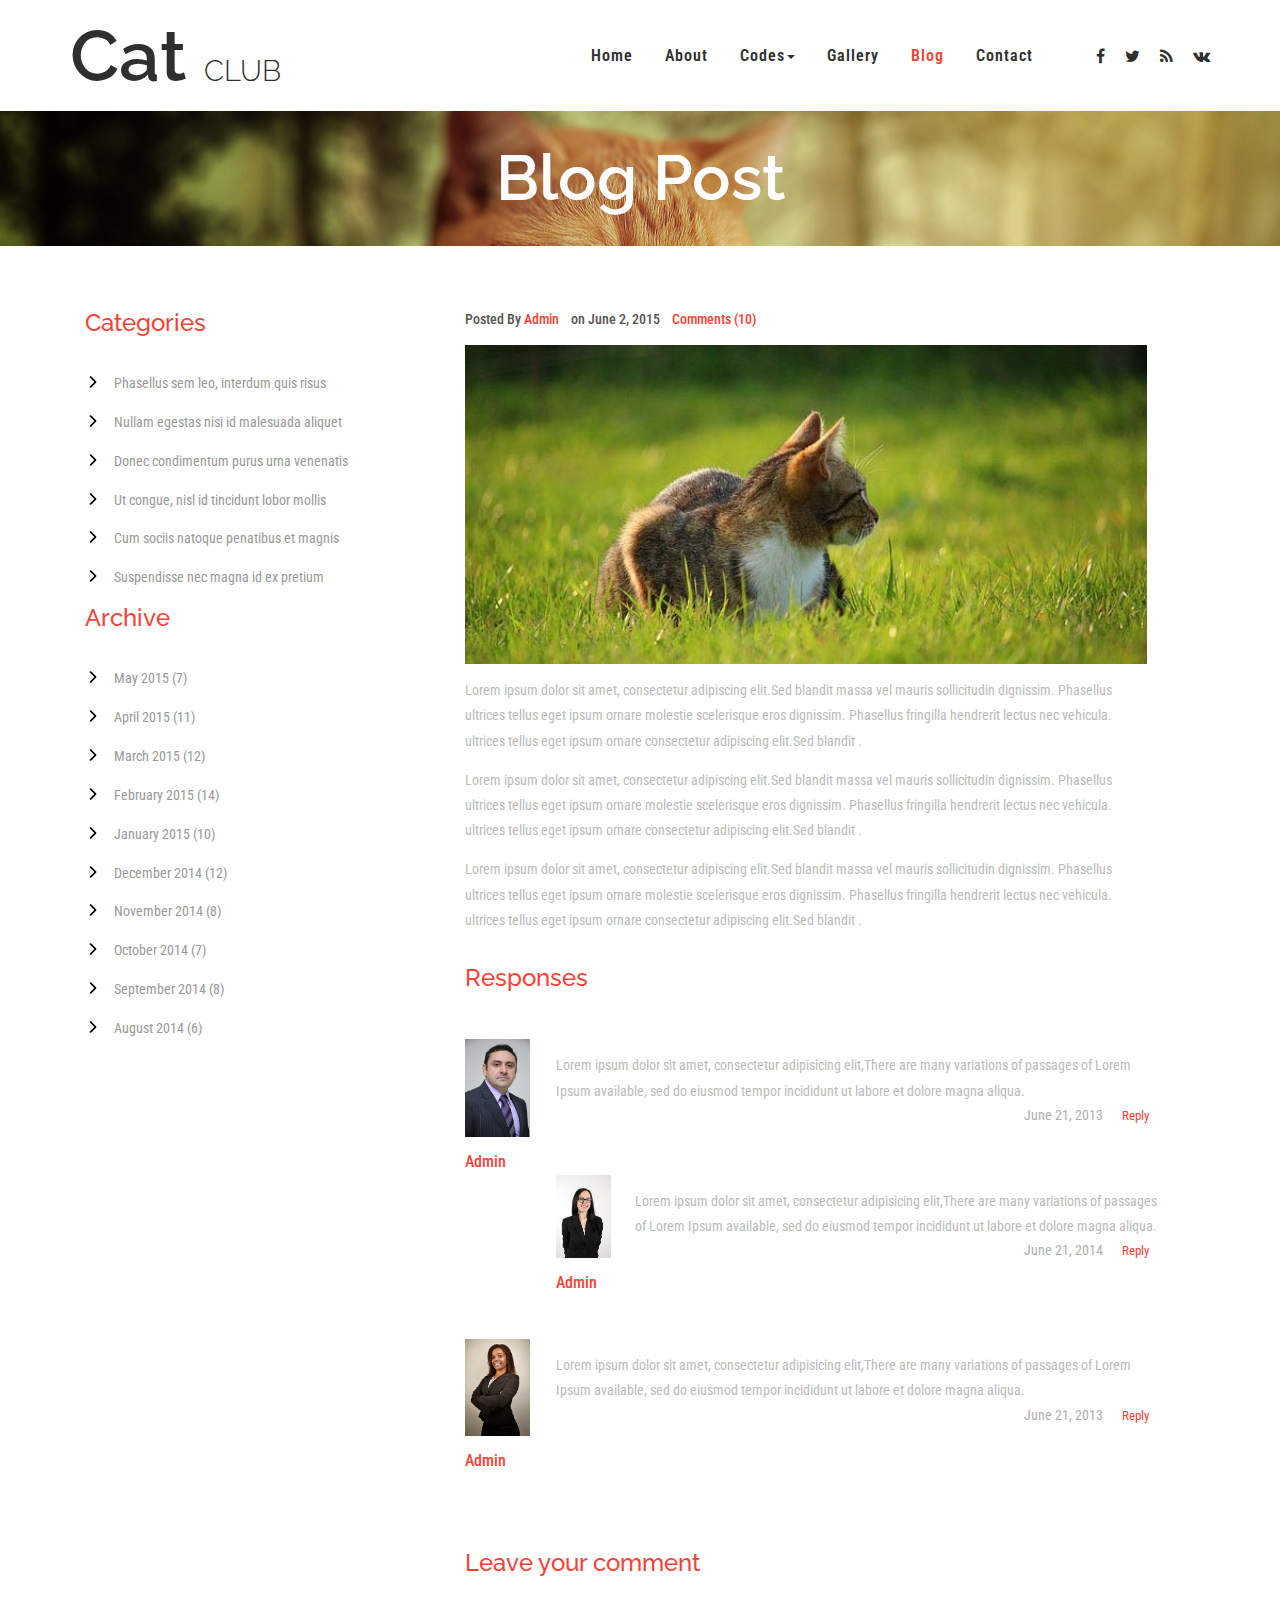
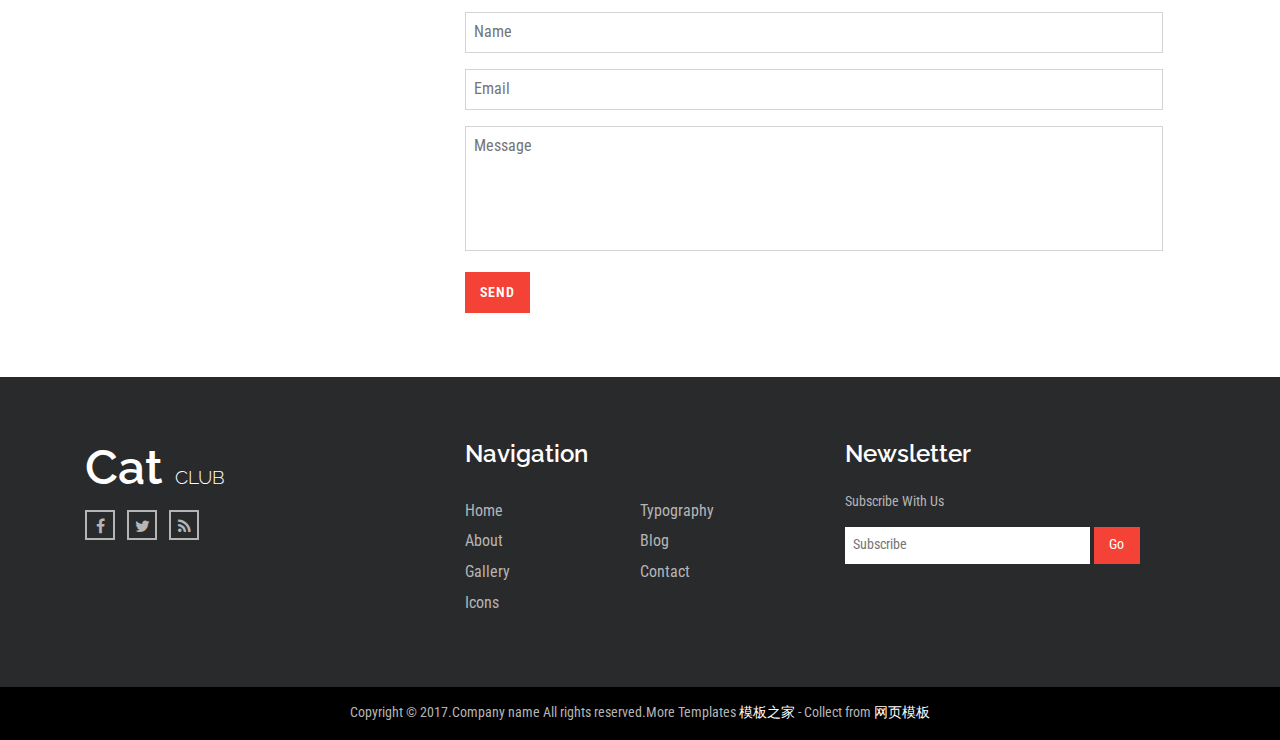
<file: 待定Boot模板/single.html>
<!DOCTYPE html>
<html lang="en">
<head>
<title>Single</title>
<meta name="viewport" content="width=device-width, initial-scale=1">
<meta charset="utf-8">
<meta name="keywords" content="" />
<script type="application/x-javascript"> addEventListener("load", function() { setTimeout(hideURLbar, 0); }, false); function hideURLbar(){ window.scrollTo(0,1); } </script>
<!-- bootstrap-css -->
<link href="css/bootstrap.css" rel="stylesheet" type="text/css" media="all" />
<!--// bootstrap-css -->
<!-- css -->
<link rel="stylesheet" href="css/style.css" type="text/css" media="all" />
<!--// css -->
<!-- font-awesome icons -->
<link href="css/font-awesome.css" rel="stylesheet"> 
<!-- //font-awesome icons -->
<link rel="stylesheet" href="css/lightbox.css">
<!-- font -->
<link href='http://fonts.googleapis.com/css?family=Pacifico' rel='stylesheet' type='text/css'>
<link href="http://fonts.googleapis.com/css?family=Raleway:100,100i,200,200i,300,300i,400,400i,500,500i,600,600i,700,700i,800,800i,900,900i" rel="stylesheet">
<link href='http://fonts.googleapis.com/css?family=Roboto+Condensed:400,700italic,700,400italic,300italic,300' rel='stylesheet' type='text/css'>
<!-- //font -->
<script src="js/jquery-1.11.1.min.js"></script>
<script src="js/bootstrap.js"></script>
<script type="text/javascript">
	jQuery(document).ready(function($) {
		$(".scroll").click(function(event){		
			event.preventDefault();
			$('html,body').animate({scrollTop:$(this.hash).offset().top},1000);
		});
	});
</script> 
<!--[if lt IE 9]>
  <script src="https://oss.maxcdn.com/libs/html5shiv/3.7.0/html5shiv.js"></script>
<![endif]-->
</head>
<body>
	<!-- banner -->
	<div class="banner about-banner">
		<div class="header about-header">
			<div class="container">
				<div class="header-left">
					<div class="w3layouts-logo">
						<h1>
							<a href="index.html">Cat <span>Club</span></a>
						</h1>
					</div>
				</div>
				<div class="header-right">
					<div class="top-nav">
						<nav class="navbar navbar-default">
								<div class="navbar-header">
									<button type="button" class="navbar-toggle collapsed" data-toggle="collapse" data-target="#bs-example-navbar-collapse-1">
										<span class="sr-only">Toggle navigation</span>
										<span class="icon-bar"></span>
										<span class="icon-bar"></span>
										<span class="icon-bar"></span>
									</button>
								</div>
							<!-- Collect the nav links, forms, and other content for toggling -->
							<div class="collapse navbar-collapse" id="bs-example-navbar-collapse-1">
								<ul class="nav navbar-nav">
									<li><a href="index.html">Home</a></li>
									<li><a href="about.html">About</a></li>
									<li class=""><a href="#" class="dropdown-toggle hvr-bounce-to-bottom" data-toggle="dropdown" role="button" aria-haspopup="true" aria-expanded="false">Codes<span class="caret"></span></a>
										<ul class="dropdown-menu">
											<li><a class="hvr-bounce-to-bottom" href="icons.html">Icons</a></li>
											<li><a class="hvr-bounce-to-bottom" href="typography.html">Typography</a></li>          
										</ul>
									</li>								
									<li><a href="gallery.html">Gallery</a></li>
									<li><a class="active" href="blog.html">Blog</a></li>
									<li><a href="contact.html">Contact</a></li>
								</ul>	
								<div class="clearfix"> </div>
							</div>	
						</nav>		
					</div>
					<div class="agileinfo-social-grids">
						<ul>
							<li><a href="#"><i class="fa fa-facebook"></i></a></li>
							<li><a href="#"><i class="fa fa-twitter"></i></a></li>
							<li><a href="#"><i class="fa fa-rss"></i></a></li>
							<li><a href="#"><i class="fa fa-vk"></i></a></li>
						</ul>
					</div>
					<div class="clearfix"> </div>
				</div>
				<div class="clearfix"> </div>
			</div>
		</div>
		<div class="about-heading">	
			<div class="container">
				<h2>Blog Post</h2>
			</div>
		</div>
	</div>
	<!-- //banner -->
	<!-- blog -->
	<div class="blog">
			<!-- container -->
			<div class="container">
				<div class="col-md-8 blog-top-left-grid">
					<div class="left-blog left-single">
						<div class="blog-left">
							<div class="single-left-left">
								<p>Posted By <a href="#">Admin</a> &nbsp;&nbsp; on June 2, 2015 &nbsp;&nbsp; <a href="#">Comments (10)</a></p>
								<img src="images/b1.jpg" alt="" />
							</div>
							<div class="blog-left-bottom">
								<p>Lorem ipsum dolor sit amet, consectetur adipiscing elit.Sed blandit massa vel mauris sollicitudin 
									dignissim. Phasellus ultrices tellus eget ipsum ornare molestie scelerisque eros dignissim. Phasellus 
									fringilla hendrerit lectus nec vehicula. ultrices tellus eget ipsum ornare consectetur adipiscing elit.Sed blandit .
								</p>
							</div>
							<div class="blog-left-bottom left-bottom">
								<p>Lorem ipsum dolor sit amet, consectetur adipiscing elit.Sed blandit massa vel mauris sollicitudin 
									dignissim. Phasellus ultrices tellus eget ipsum ornare molestie scelerisque eros dignissim. Phasellus 
									fringilla hendrerit lectus nec vehicula. ultrices tellus eget ipsum ornare consectetur adipiscing elit.Sed blandit .
								</p>
							</div>
							<div class="blog-left-bottom left-bottom">
								<p>Lorem ipsum dolor sit amet, consectetur adipiscing elit.Sed blandit massa vel mauris sollicitudin 
									dignissim. Phasellus ultrices tellus eget ipsum ornare molestie scelerisque eros dignissim. Phasellus 
									fringilla hendrerit lectus nec vehicula. ultrices tellus eget ipsum ornare consectetur adipiscing elit.Sed blandit .
								</p>
							</div>
						</div>
						<div class="response">
							<h3>Responses</h3>
							<div class="media response-info">
								<div class="media-left response-text-left">
									<a href="#">
										<img class="media-object" src="images/t1.jpg" alt="">
									</a>
									<h5><a href="#">Admin</a></h5>
								</div>
								<div class="media-body response-text-right">
									<p>Lorem ipsum dolor sit amet, consectetur adipisicing elit,There are many variations of passages of Lorem Ipsum available, 
										sed do eiusmod tempor incididunt ut labore et dolore magna aliqua.</p>
									<ul>
										<li>June 21, 2013</li>
										<li><a href="single.html">Reply</a></li>
									</ul>
									<div class="media response-info">
										<div class="media-left response-text-left">
											<a href="#">
												<img class="media-object" src="images/t2.jpg" alt="">
											</a>
											<h5><a href="#">Admin</a></h5>
										</div>
										<div class="media-body response-text-right">
											<p>Lorem ipsum dolor sit amet, consectetur adipisicing elit,There are many variations of passages of Lorem Ipsum available, 
												sed do eiusmod tempor incididunt ut labore et dolore magna aliqua.</p>
											<ul>
												<li>June 21, 2014</li>
												<li><a href="single.html">Reply</a></li>
											</ul>		
										</div>
										<div class="clearfix"> </div>
									</div>
								</div>
								<div class="clearfix"> </div>
							</div>
							<div class="media response-info">
								<div class="media-left response-text-left">
									<a href="#">
										<img class="media-object" src="images/t3.jpg" alt="">
									</a>
									<h5><a href="#">Admin</a></h5>
								</div>
								<div class="media-body response-text-right">
									<p>Lorem ipsum dolor sit amet, consectetur adipisicing elit,There are many variations of passages of Lorem Ipsum available, 
										sed do eiusmod tempor incididunt ut labore et dolore magna aliqua.</p>
									<ul>
										<li>June 21, 2013</li>
										<li><a href="single.html">Reply</a></li>
									</ul>		
								</div>
								<div class="clearfix"> </div>
							</div>
						</div>
						<div class="opinion">
							<h3>Leave your comment</h3>
							<form action="#" method="post">
								<input type="text" name="Name" placeholder="Name" required="">
								<input type="email" name="Email" placeholder="Email" required="">
								<textarea name="Message" placeholder="Message" required=""></textarea>
								<input type="submit" value="SEND">
							</form>
						</div>
					</div>
				</div>
				<div class="col-md-4 blog-top-right-grid">
					<div class="Categories">
						<h3>Categories</h3>
						<ul>
							<li><a href="#">Phasellus sem leo, interdum quis risus</a></li>
							<li><a href="#">Nullam egestas nisi id malesuada aliquet </a></li>
							<li><a href="#"> Donec condimentum purus urna venenatis</a></li>
							<li><a href="#">Ut congue, nisl id tincidunt lobor mollis</a></li>
							<li><a href="#">Cum sociis natoque penatibus et magnis</a></li>
							<li><a href="#">Suspendisse nec magna id ex pretium</a></li>
						</ul>
					</div>
					<div class="Categories">
						<h3>Archive</h3>
						<ul class="marked-list offs1">
							<li><a href="#">May 2015 (7)</a></li>
							<li><a href="#">April 2015 (11)</a></li>
							<li><a href="#">March 2015 (12)</a></li>
							<li><a href="#">February 2015 (14)</a> </li>
							<li><a href="#">January 2015 (10)</a></li>    
							<li><a href="#">December 2014 (12)</a></li>
							<li><a href="#">November 2014 (8)</a></li>
							<li><a href="#">October 2014 (7)</a> </li>
							<li><a href="#">September 2014 (8)</a></li>
							<li><a href="#">August 2014 (6)</a></li>                          
						</ul>
					</div>
				</div>
				<div class="clearfix"> </div>
			</div>
			<!-- //container -->
	</div>
	<!-- //blog -->
	<!-- footer -->
	<footer>
		<div class="container">
			<div class="agileits-w3layouts-footer-grids">
				<div class="col-md-4 footer-left">
					<h3>
						<a href="index.html">Cat <span>Club</span></a>
					</h3>
					<div class="footer-social-grids">
						<ul>
							<li><a href="#"><i class="fa fa-facebook"></i></a></li>
							<li><a href="#"><i class="fa fa-twitter"></i></a></li>
							<li><a href="#"><i class="fa fa-rss"></i></a></li>
						</ul>
					</div>
				</div>
				<div class="col-md-4 footer-left">
					<h4>Navigation</h4>
					<div class="col-md-6 footer-grid-left">
						<ul>
							<li><a class="active" href="index.html">Home</a></li>
							<li><a href="about.html">About</a></li>								
							<li><a href="gallery.html">Gallery</a></li>
							<li><a href="icons.html">Icons</a></li>
						</ul>
					</div>
					<div class="col-md-6 footer-grid-left">
						<ul>
							<li><a href="typography.html">Typography</a></li>
							<li><a href="blog.html">Blog</a></li>
							<li><a href="contact.html">Contact</a></li>
						</ul>
					</div>
					<div class="clearfix"> </div>
				</div>
				<div class="col-md-4 footer-left">
					<h4>Newsletter</h4>
					<p>Subscribe With Us</p>
					<form action="#" method="post">
						<input type="email" placeholder="Subscribe" name="Subscribe" required="">
						<button class="btn1">Go</button>
					</form>
				</div>
				<div class="clearfix"> </div>
			</div>
		</div>
	</footer>
	<!-- footer -->
	<!-- copyright -->
	<div class="copyright">
		<div class="container">
			<p>Copyright &copy; 2017.Company name All rights reserved.More Templates <a href="http://www.cssmoban.com/" target="_blank" title="模板之家">模板之家</a> - Collect from <a href="http://www.cssmoban.com/" title="网页模板" target="_blank">网页模板</a></p>
		</div>
	</div>
	<!-- //copyright -->
	<script src="js/SmoothScroll.min.js"></script>
<script type="text/javascript" src="js/move-top.js"></script>
<script type="text/javascript" src="js/easing.js"></script>
	<!-- here stars scrolling icon -->
	<script type="text/javascript">
		$(document).ready(function() {
			/*
				var defaults = {
				containerID: 'toTop', // fading element id
				containerHoverID: 'toTopHover', // fading element hover id
				scrollSpeed: 1200,
				easingType: 'linear' 
				};
			*/
								
			$().UItoTop({ easingType: 'easeOutQuart' });
								
			});
	</script>
<!-- //here ends scrolling icon -->
</body>	
</html>
</file>
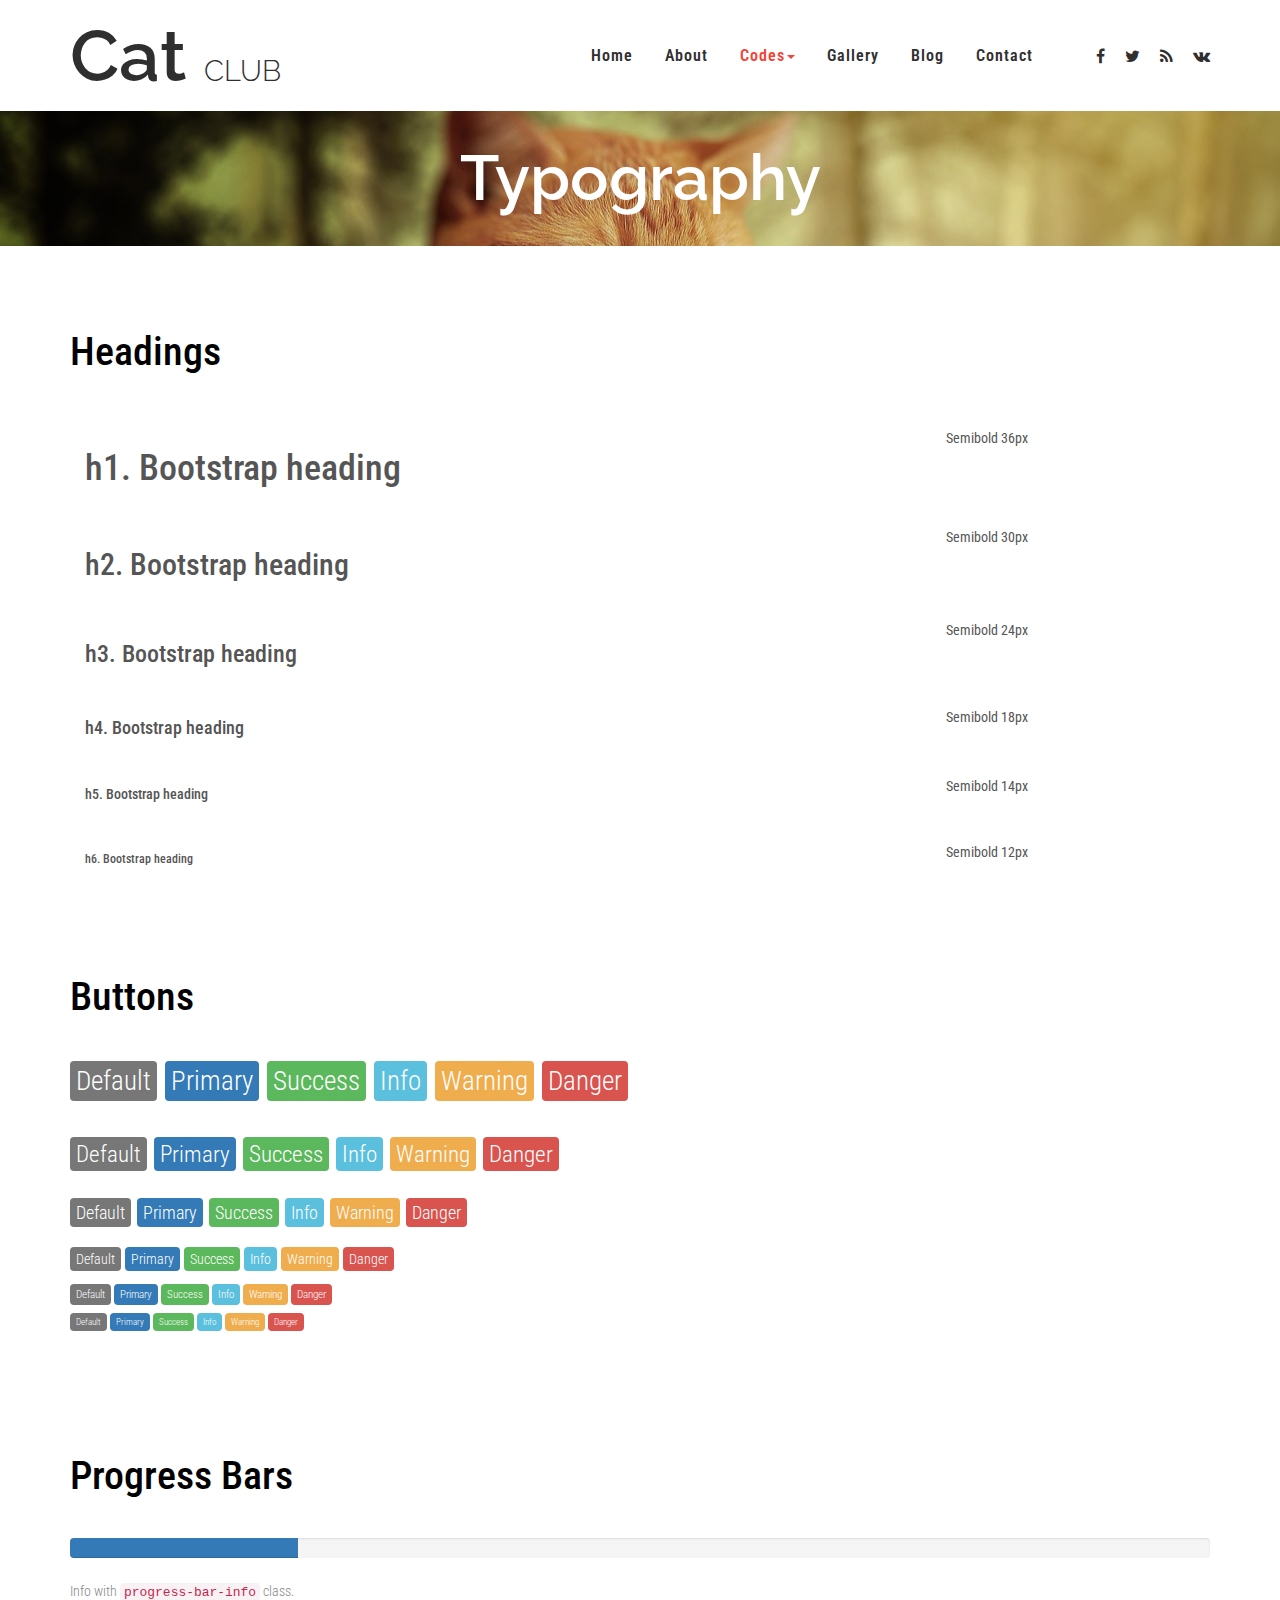
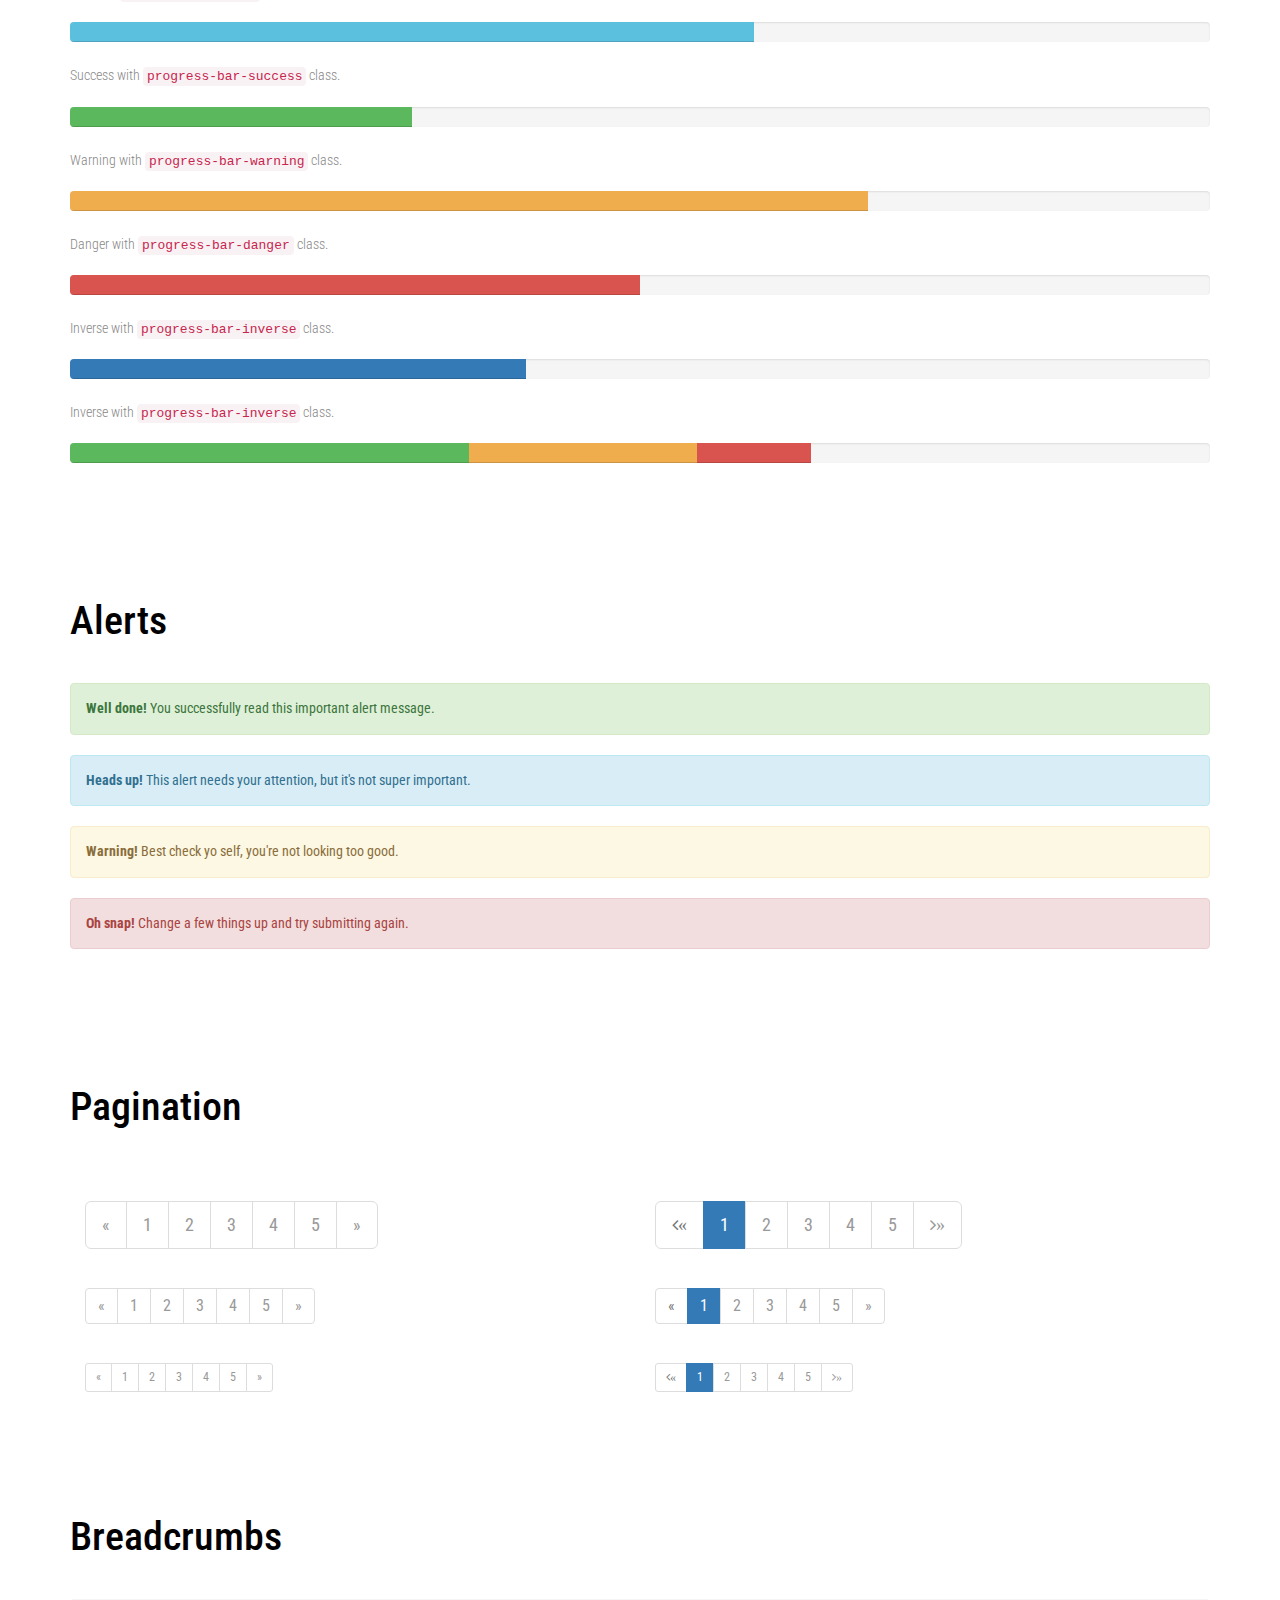
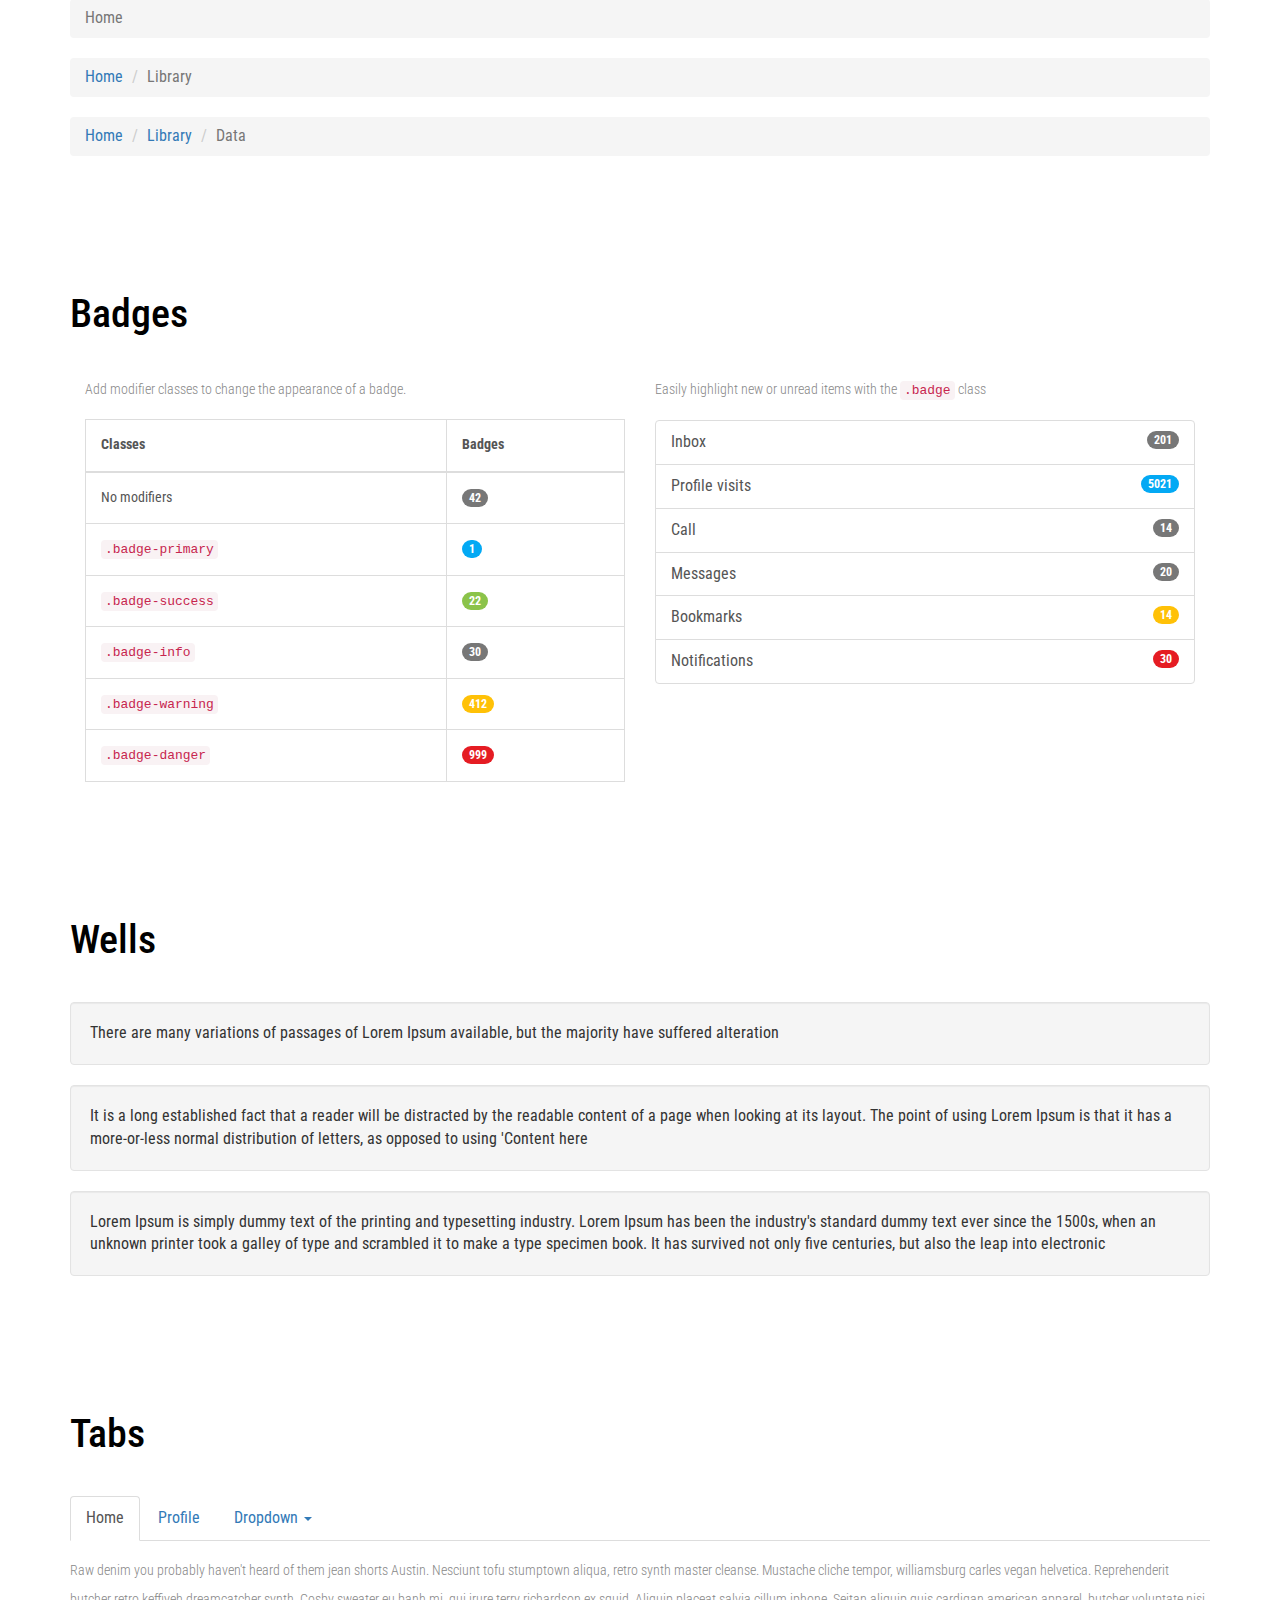
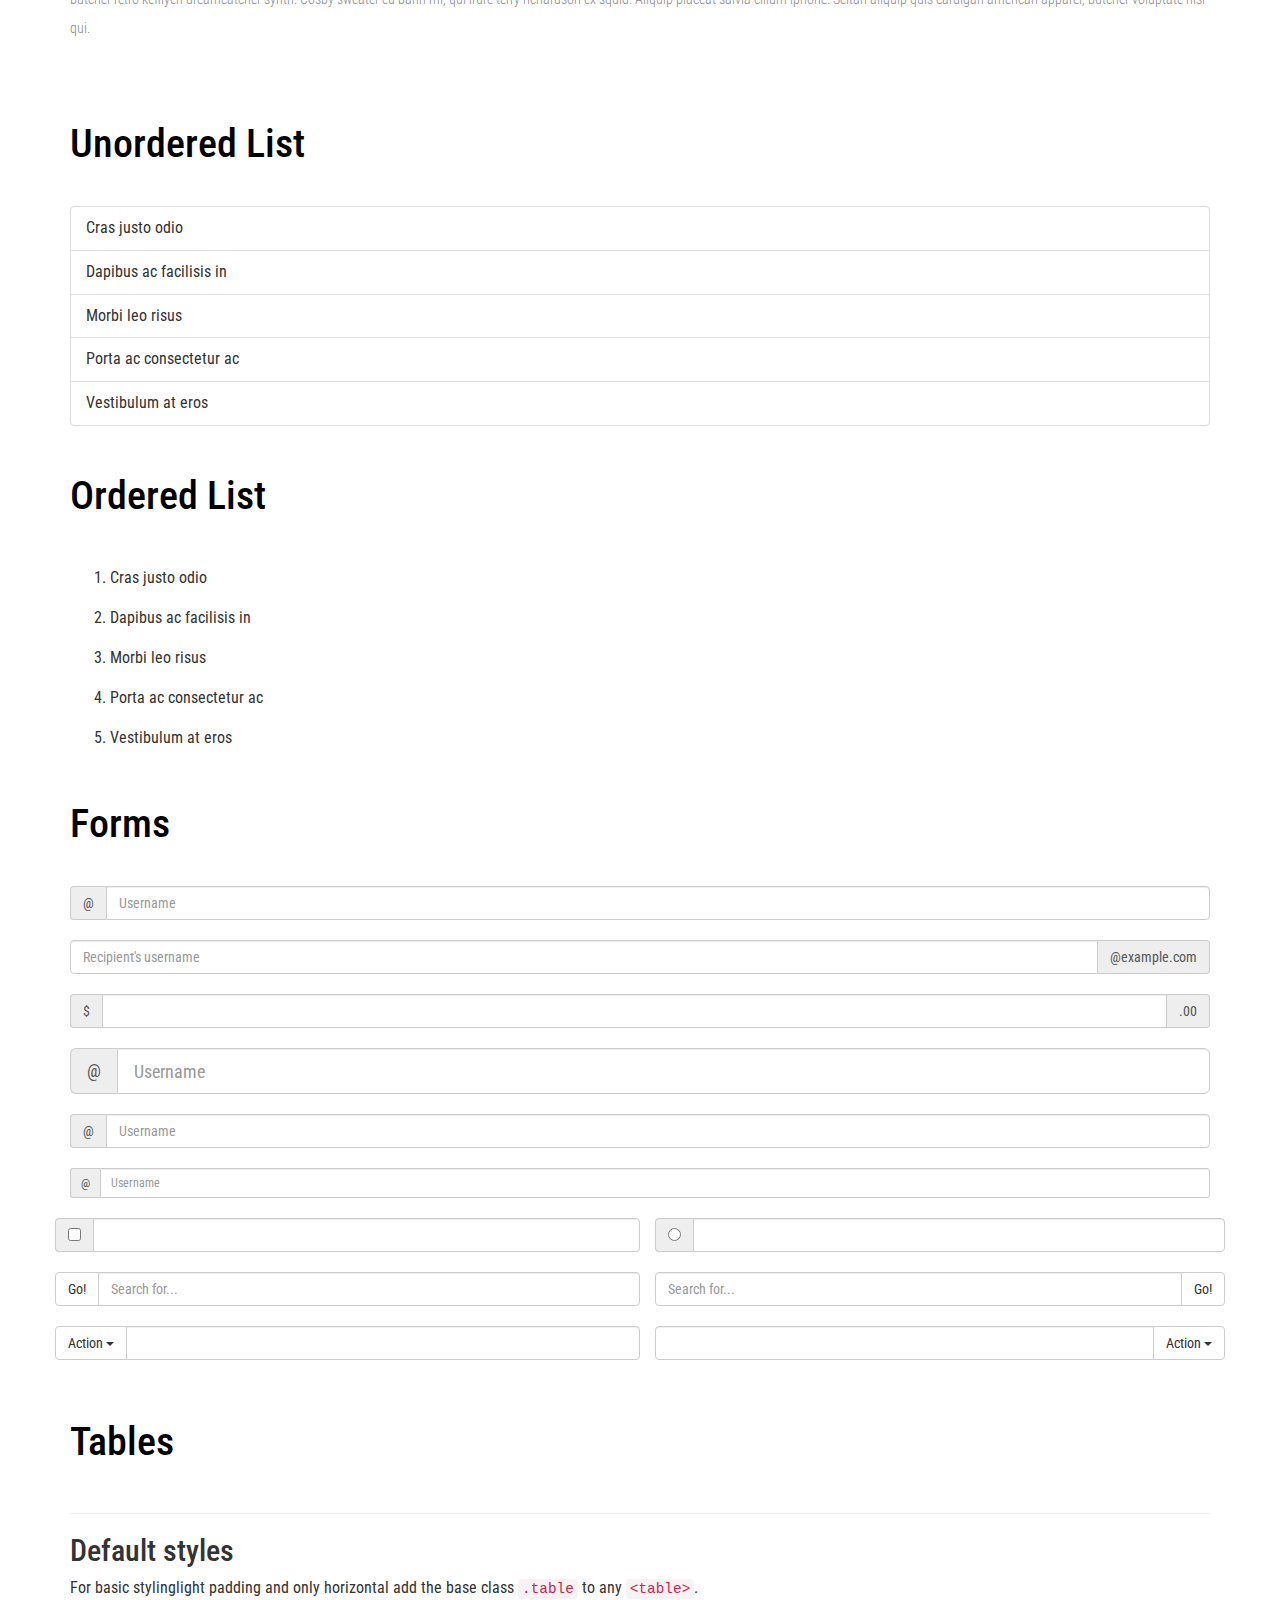
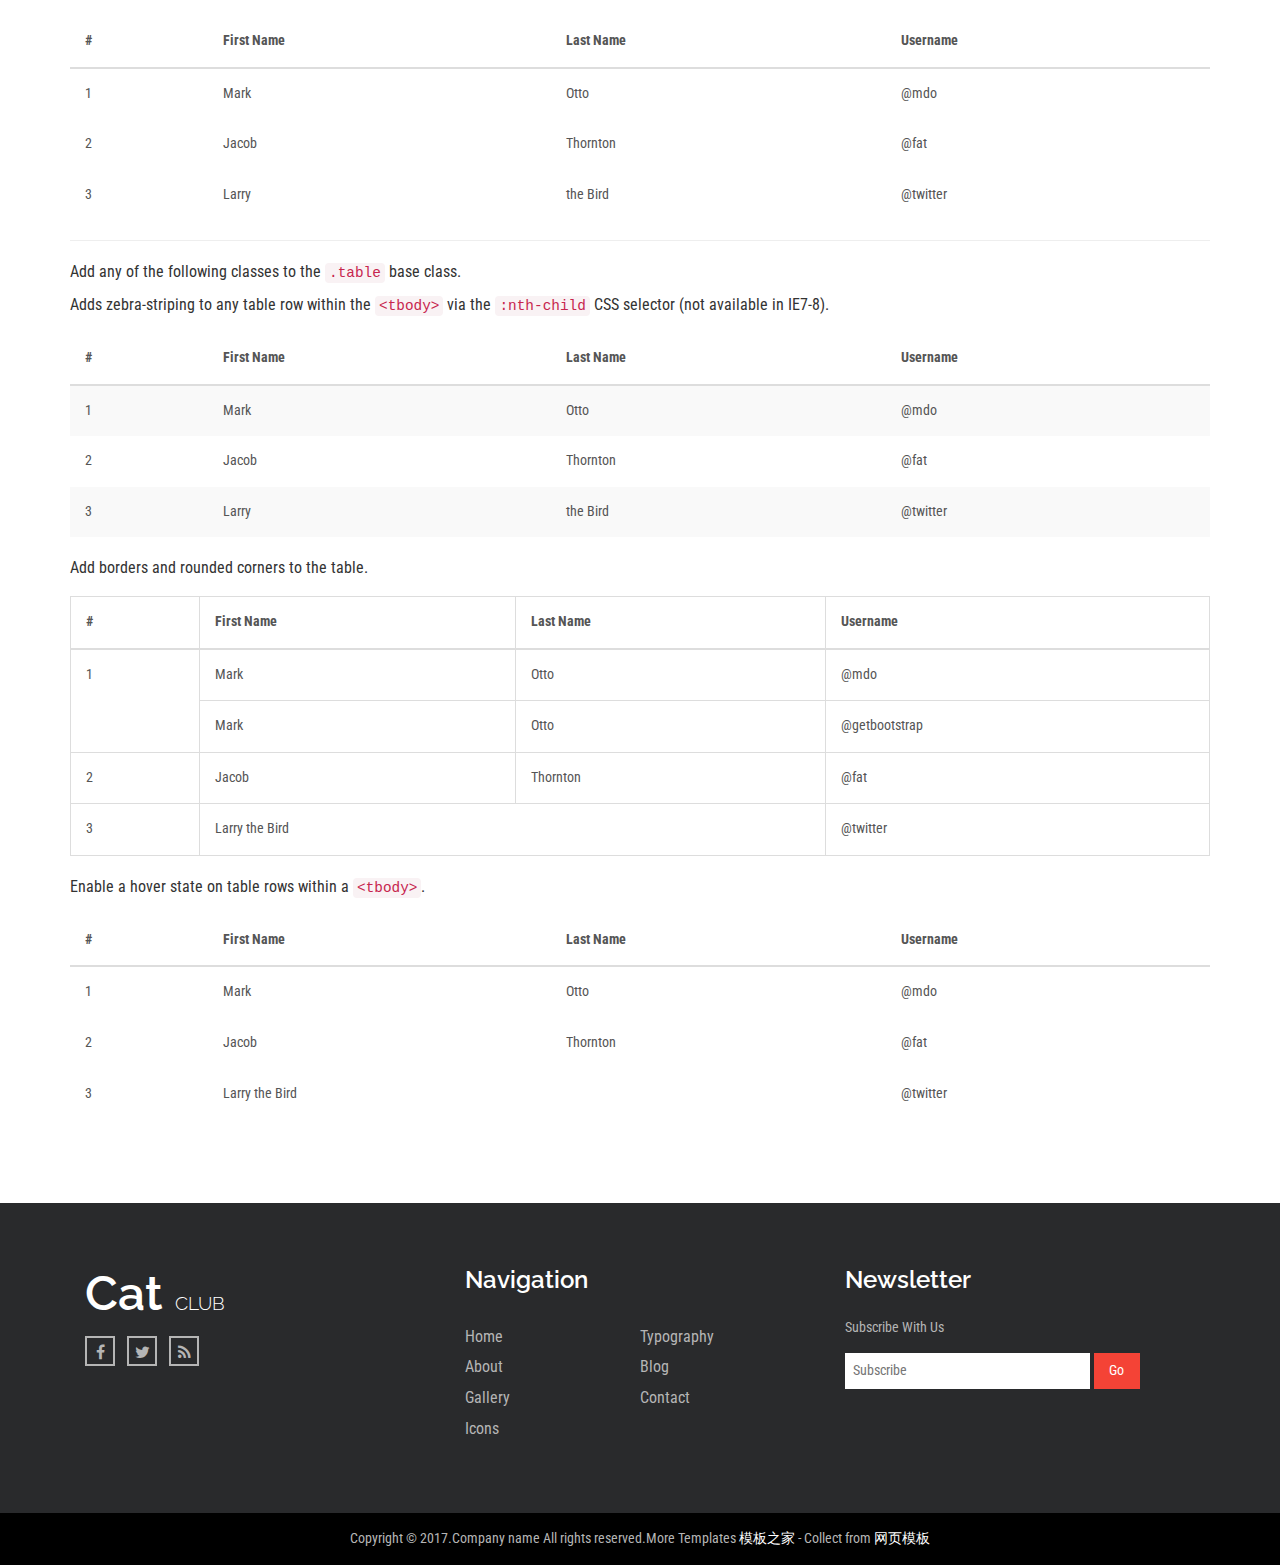
<file: 待定Boot模板/typography.html>
<!DOCTYPE html>
<html lang="en">
<head>
<title>Typography</title>
<meta name="viewport" content="width=device-width, initial-scale=1">
<meta charset="utf-8">
<meta name="keywords" content="" />
<script type="application/x-javascript"> addEventListener("load", function() { setTimeout(hideURLbar, 0); }, false); function hideURLbar(){ window.scrollTo(0,1); } </script>
<!-- bootstrap-css -->
<link href="css/bootstrap.css" rel="stylesheet" type="text/css" media="all" />
<!--// bootstrap-css -->
<!-- css -->
<link rel="stylesheet" href="css/style.css" type="text/css" media="all" />
<!--// css -->
<!-- font-awesome icons -->
<link href="css/font-awesome.css" rel="stylesheet"> 
<!-- //font-awesome icons -->
<!-- font -->
<link href='http://fonts.googleapis.com/css?family=Pacifico' rel='stylesheet' type='text/css'>
<link href="http://fonts.googleapis.com/css?family=Raleway:100,100i,200,200i,300,300i,400,400i,500,500i,600,600i,700,700i,800,800i,900,900i" rel="stylesheet">
<link href='http://fonts.googleapis.com/css?family=Roboto+Condensed:400,700italic,700,400italic,300italic,300' rel='stylesheet' type='text/css'>
<!-- //font -->
<script src="js/jquery-1.11.1.min.js"></script>
<script src="js/bootstrap.js"></script>
<script type="text/javascript">
	jQuery(document).ready(function($) {
		$(".scroll").click(function(event){		
			event.preventDefault();
			$('html,body').animate({scrollTop:$(this.hash).offset().top},1000);
		});
	});
</script> 
<!--[if lt IE 9]>
  <script src="https://oss.maxcdn.com/libs/html5shiv/3.7.0/html5shiv.js"></script>
<![endif]-->
</head>
<body>
	<!-- banner -->
	<div class="banner about-banner">
		<div class="header about-header">
			<div class="container">
				<div class="header-left">
					<div class="w3layouts-logo">
						<h1>
							<a href="index.html">Cat <span>Club</span></a>
						</h1>
					</div>
				</div>
				<div class="header-right">
					<div class="top-nav">
						<nav class="navbar navbar-default">
								<div class="navbar-header">
									<button type="button" class="navbar-toggle collapsed" data-toggle="collapse" data-target="#bs-example-navbar-collapse-1">
										<span class="sr-only">Toggle navigation</span>
										<span class="icon-bar"></span>
										<span class="icon-bar"></span>
										<span class="icon-bar"></span>
									</button>
								</div>
							<!-- Collect the nav links, forms, and other content for toggling -->
							<div class="collapse navbar-collapse" id="bs-example-navbar-collapse-1">
								<ul class="nav navbar-nav">
									<li><a href="index.html">Home</a></li>
									<li><a href="about.html">About</a></li>
									<li class=""><a href="#" class="dropdown-toggle hvr-bounce-to-bottom active" data-toggle="dropdown" role="button" aria-haspopup="true" aria-expanded="false">Codes<span class="caret"></span></a>
										<ul class="dropdown-menu">
											<li><a class="hvr-bounce-to-bottom" href="icons.html">Icons</a></li>
											<li><a class="hvr-bounce-to-bottom active" href="typography.html">Typography</a></li>          
										</ul>
									</li>								
									<li><a href="gallery.html">Gallery</a></li>
									<li><a href="blog.html">Blog</a></li>
									<li><a href="contact.html">Contact</a></li>
								</ul>
								<div class="clearfix"> </div>
							</div>	
						</nav>		
					</div>
					<div class="agileinfo-social-grids">
						<ul>
							<li><a href="#"><i class="fa fa-facebook"></i></a></li>
							<li><a href="#"><i class="fa fa-twitter"></i></a></li>
							<li><a href="#"><i class="fa fa-rss"></i></a></li>
							<li><a href="#"><i class="fa fa-vk"></i></a></li>
						</ul>
					</div>
					<div class="clearfix"> </div>
				</div>
				<div class="clearfix"> </div>
			</div>
		</div>
		<div class="about-heading">	
			<div class="container">
				<h2>Typography</h2>
			</div>
		</div>
	</div>
	<!-- //banner -->
	<!-- typography -->
	<div class="typography">
				<div class="container">
					<div class="grid_3 grid_4">
						<h3 class="hdg">Headings</h3>
						<div class="bs-example">
							<table class="table">
								<tbody>
									<tr>
										<td><h1 id="h1.-bootstrap-heading">h1. Bootstrap heading<a class="anchorjs-link" href="#h1.-bootstrap-heading"><span class="anchorjs-icon"></span></a></h1></td>
										<td class="type-info">Semibold 36px</td>
									</tr>
									<tr>
										<td><h2 id="h2.-bootstrap-heading">h2. Bootstrap heading<a class="anchorjs-link" href="#h2.-bootstrap-heading"><span class="anchorjs-icon"></span></a></h2></td>
										<td class="type-info">Semibold 30px</td>
									</tr>
									<tr>
										<td><h3 id="h3.-bootstrap-heading">h3. Bootstrap heading<a class="anchorjs-link" href="#h3.-bootstrap-heading"><span class="anchorjs-icon"></span></a></h3></td>
										<td class="type-info">Semibold 24px</td>
									</tr>
									<tr>
										<td><h4 id="h4.-bootstrap-heading">h4. Bootstrap heading<a class="anchorjs-link" href="#h4.-bootstrap-heading"><span class="anchorjs-icon"></span></a></h4></td>
										<td class="type-info">Semibold 18px</td>
									</tr>
									<tr>
										<td><h5 id="h5.-bootstrap-heading">h5. Bootstrap heading<a class="anchorjs-link" href="#h5.-bootstrap-heading"><span class="anchorjs-icon"></span></a></h5></td>
										<td class="type-info">Semibold 14px</td>
									</tr>
									<tr>
										<td><h6>h6. Bootstrap heading</h6></td>
										<td class="type-info">Semibold 12px</td>
									</tr>
								</tbody>
							</table>
						</div>
					</div>
					
					<div class="grid_3 grid_5 wow fadeInUp animated" data-wow-delay=".5s">
						<h3 class="hdg">Buttons</h3>
						<h1>
							<a href="#"><span class="label label-default">Default</span></a>
							<a href="#"><span class="label label-primary">Primary</span></a>
							<a href="#"><span class="label label-success">Success</span></a>
							<a href="#"><span class="label label-info">Info</span></a>
							<a href="#"><span class="label label-warning">Warning</span></a>
							<a href="#"><span class="label label-danger">Danger</span></a>
						</h1>
						<h2>
							<a href="#"><span class="label label-default">Default</span></a>
							<a href="#"><span class="label label-primary">Primary</span></a>
							<a href="#"><span class="label label-success">Success</span></a>
							<a href="#"><span class="label label-info">Info</span></a>
							<a href="#"><span class="label label-warning">Warning</span></a>
							<a href="#"><span class="label label-danger">Danger</span></a>
						</h2>
						<h3>
							<a href="#"><span class="label label-default">Default</span></a>
							<a href="#"><span class="label label-primary">Primary</span></a>
							<a href="#"><span class="label label-success">Success</span></a>
							<a href="#"><span class="label label-info">Info</span></a>
							<a href="#"><span class="label label-warning">Warning</span></a>
							<a href="#"><span class="label label-danger">Danger</span></a>
						</h3>
						<h4>
							<a href="#"><span class="label label-default">Default</span></a>
							<a href="#"><span class="label label-primary">Primary</span></a>
							<a href="#"><span class="label label-success">Success</span></a>
							<a href="#"><span class="label label-info">Info</span></a>
							<a href="#"><span class="label label-warning">Warning</span></a>
							<a href="#"><span class="label label-danger">Danger</span></a>
						</h4>
						<h5>
							<a href="#"><span class="label label-default">Default</span></a>
							<a href="#"><span class="label label-primary">Primary</span></a>
							<a href="#"><span class="label label-success">Success</span></a>
							<a href="#"><span class="label label-info">Info</span></a>
							<a href="#"><span class="label label-warning">Warning</span></a>
							<a href="#"><span class="label label-danger">Danger</span></a>
						</h5>
						<h6>
							<a href="#"><span class="label label-default">Default</span></a>
							<a href="#"><span class="label label-primary">Primary</span></a>
							<a href="#"><span class="label label-success">Success</span></a>
							<a href="#"><span class="label label-info">Info</span></a>
							<a href="#"><span class="label label-warning">Warning</span></a>
							<a href="#"><span class="label label-danger">Danger</span></a>
						</h6>
					</div>		
					
					<div class="grid_3 grid_5 wow fadeInUp animated" data-wow-delay=".5s">
						<h3 class="hdg">Progress Bars</h3>
						<div class="tab-content">
							<div class="tab-pane active" id="domprogress">
								<div class="progress">    
									<div class="progress-bar progress-bar-primary" style="width: 20%"></div>
								</div>
								<p>Info with <code>progress-bar-info</code> class.</p>
								<div class="progress">    
									<div class="progress-bar progress-bar-info" style="width: 60%"></div>
								</div>
								<p>Success with <code>progress-bar-success</code> class.</p>
								<div class="progress">
									<div class="progress-bar progress-bar-success" style="width: 30%"></div>
								</div>
								<p>Warning with <code>progress-bar-warning</code> class.</p>
								<div class="progress">
									<div class="progress-bar progress-bar-warning" style="width: 70%"></div>
								</div>
								<p>Danger with <code>progress-bar-danger</code> class.</p>
								<div class="progress">
									<div class="progress-bar progress-bar-danger" style="width: 50%"></div>
								</div>
								<p>Inverse with <code>progress-bar-inverse</code> class.</p>
								<div class="progress">
									<div class="progress-bar progress-bar-inverse" style="width: 40%"></div>
								</div>
								<p>Inverse with <code>progress-bar-inverse</code> class.</p>
								<div class="progress">
									<div class="progress-bar progress-bar-success" style="width: 35%"><span class="sr-only">35% Complete (success)</span></div>
									<div class="progress-bar progress-bar-warning" style="width: 20%"><span class="sr-only">20% Complete (warning)</span></div>
									<div class="progress-bar progress-bar-danger" style="width: 10%"><span class="sr-only">10% Complete (danger)</span></div>
								</div>
							</div>
						</div>
					</div>
					<div class="grid_3 grid_5 wow fadeInUp animated" data-wow-delay=".5s">
						<h3 class="hdg">Alerts</h3>
						<div class="alert alert-success" role="alert">
							<strong>Well done!</strong> You successfully read this important alert message.
						</div>
						<div class="alert alert-info" role="alert">
							<strong>Heads up!</strong> This alert needs your attention, but it's not super important.
						</div>
						<div class="alert alert-warning" role="alert">
							<strong>Warning!</strong> Best check yo self, you're not looking too good.
						</div>
						<div class="alert alert-danger" role="alert">
							<strong>Oh snap!</strong> Change a few things up and try submitting again.
						</div>
					</div>
					<div class="grid_3 grid_5 wow fadeInUp animated" data-wow-delay=".5s">
						<h3 class="hdg">Pagination</h3>
						<div class="col-md-6">
							<nav>
								<ul class="pagination pagination-lg">
									<li><a href="#" aria-label="Previous"><span aria-hidden="true">«</span></a></li>
									<li><a href="#">1</a></li>
									<li><a href="#">2</a></li>
									<li><a href="#">3</a></li>
									<li><a href="#">4</a></li>
									<li><a href="#">5</a></li>
									<li><a href="#" aria-label="Next"><span aria-hidden="true">»</span></a></li>
								</ul>
							</nav>
							<nav>
								<ul class="pagination">
									<li><a href="#" aria-label="Previous"><span aria-hidden="true">«</span></a></li>
									<li><a href="#">1</a></li>
									<li><a href="#">2</a></li>
									<li><a href="#">3</a></li>
									<li><a href="#">4</a></li>
									<li><a href="#">5</a></li>
									<li><a href="#" aria-label="Next"><span aria-hidden="true">»</span></a></li>
								</ul>
							</nav>
							<nav>
								<ul class="pagination pagination-sm">
									<li><a href="#" aria-label="Previous"><span aria-hidden="true">«</span></a></li>
									<li><a href="#">1</a></li>
									<li><a href="#">2</a></li>
									<li><a href="#">3</a></li>
									<li><a href="#">4</a></li>
									<li><a href="#">5</a></li>
									<li><a href="#" aria-label="Next"><span aria-hidden="true">»</span></a></li>
								</ul>
							</nav>
						</div>
						<div class="col-md-6">
							<ul class="pagination pagination-lg">
								<li class="disabled"><a href="#"><i class="fa fa-angle-left">«</i></a></li>
								<li class="active"><a href="#">1</a></li>
								<li><a href="#">2</a></li>
								<li><a href="#">3</a></li>
								<li><a href="#">4</a></li>
								<li><a href="#">5</a></li>
								<li><a href="#"><i class="fa fa-angle-right">»</i></a></li>
							</ul>
							<nav>
								<ul class="pagination">
									<li class="disabled"><a href="#" aria-label="Previous"><span aria-hidden="true">«</span></a></li>
									<li class="active"><a href="#">1 <span class="sr-only">(current)</span></a></li>
									<li><a href="#">2</a></li>
									<li><a href="#">3</a></li>
									<li><a href="#">4</a></li>
									<li><a href="#">5</a></li>
									<li><a href="#" aria-label="Next"><span aria-hidden="true">»</span></a></li>
								</ul>
							</nav>
							<ul class="pagination pagination-sm">
								<li class="disabled"><a href="#"><i class="fa fa-angle-left">«</i></a></li>
								<li class="active"><a href="#">1</a></li>
								<li><a href="#">2</a></li>
								<li><a href="#">3</a></li>
								<li><a href="#">4</a></li>
								<li><a href="#">5</a></li>
								<li><a href="#"><i class="fa fa-angle-right">»</i></a></li>
							</ul>
						</div>
						<div class="clearfix"> </div>
					</div>
					<div class="grid_3 grid_5 wow fadeInUp animated" data-wow-delay=".5s">
						<h3 class="hdg">Breadcrumbs</h3>
						<ol class="breadcrumb">
							<li class="active">Home</li>
						</ol>
						<ol class="breadcrumb">
							<li><a href="#">Home</a></li>
							<li class="active">Library</li>
						</ol>
						<ol class="breadcrumb">
							<li><a href="#">Home</a></li>
							<li><a href="#">Library</a></li>
							<li class="active">Data</li>
						</ol>
					</div>
					<div class="grid_3 grid_5 wow fadeInUp animated" data-wow-delay=".5s">
						<h3 class="hdg">Badges</h3>
						<div class="col-md-6">
							<p>Add modifier classes to change the appearance of a badge.</p>
							<table class="table table-bordered">
								<thead>
									<tr>
										<th>Classes</th>
										<th>Badges</th>
									</tr>
								</thead>
								<tbody>
									<tr>
										<td>No modifiers</td>
										<td><span class="badge">42</span></td>
									</tr>
									<tr>
										<td><code>.badge-primary</code></td>
										<td><span class="badge badge-primary">1</span></td>
									</tr>
									<tr>
										<td><code>.badge-success</code></td>
										<td><span class="badge badge-success">22</span></td>
									</tr>
									<tr>
										<td><code>.badge-info</code></td>
										<td><span class="badge badge-info">30</span></td>
									</tr>
									<tr>
										<td><code>.badge-warning</code></td>
										<td><span class="badge badge-warning">412</span></td>
									</tr>
									<tr>
										<td><code>.badge-danger</code></td>
										<td><span class="badge badge-danger">999</span></td>
									</tr>
								</tbody>
							</table>                    
						</div>
						<div class="col-md-6">
							<p>Easily highlight new or unread items with the <code>.badge</code> class</p>
							<div class="list-group list-group-alternate"> 
								<a href="#" class="list-group-item"><span class="badge">201</span> <i class="ti ti-email"></i> Inbox </a> 
								<a href="#" class="list-group-item"><span class="badge badge-primary">5021</span> <i class="ti ti-eye"></i> Profile visits </a> 
								<a href="#" class="list-group-item"><span class="badge">14</span> <i class="ti ti-headphone-alt"></i> Call </a> 
								<a href="#" class="list-group-item"><span class="badge">20</span> <i class="ti ti-comments"></i> Messages </a> 
								<a href="#" class="list-group-item"><span class="badge badge-warning">14</span> <i class="ti ti-bookmark"></i> Bookmarks </a> 
								<a href="#" class="list-group-item"><span class="badge badge-danger">30</span> <i class="ti ti-bell"></i> Notifications </a> 
							</div>
						</div>
					   <div class="clearfix"> </div>
					</div>	 
					<div class="grid_3 grid_5 wow fadeInUp animated" data-wow-delay=".5s">
						<h3 class="hdg">Wells</h3>
						<div class="well">
							There are many variations of passages of Lorem Ipsum available, but the majority have suffered alteration
						</div>
						<div class="well">
							It is a long established fact that a reader will be distracted by the readable content of a page when looking at its layout. The point of using Lorem Ipsum is that it has a more-or-less normal distribution of letters, as opposed to using 'Content here
						</div>
						<div class="well">
								Lorem Ipsum is simply dummy text of the printing and typesetting industry. Lorem Ipsum has been the industry's standard dummy text ever since the 1500s, when an unknown printer took a galley of type and scrambled it to make a type specimen book. It has survived not only five centuries, but also the leap into electronic
						</div>
					</div>
					<div class="grid_3 grid_5 wow fadeInUp animated" data-wow-delay=".5s">
						<h3 class="hdg">Tabs</h3>
						<div class="bs-example bs-example-tabs" role="tabpanel" data-example-id="togglable-tabs">
							<ul id="myTab" class="nav nav-tabs" role="tablist">
								<li role="presentation" class="active"><a href="#home" id="home-tab" role="tab" data-toggle="tab" aria-controls="home" aria-expanded="true">Home</a></li>
								<li role="presentation"><a href="#profile" role="tab" id="profile-tab" data-toggle="tab" aria-controls="profile">Profile</a></li>
								<li role="presentation" class="dropdown">
									<a href="#" id="myTabDrop1" class="dropdown-toggle" data-toggle="dropdown" aria-controls="myTabDrop1-contents">Dropdown <span class="caret"></span></a>
									<ul class="dropdown-menu" role="menu" aria-labelledby="myTabDrop1" id="myTabDrop1-contents">
										<li><a href="#dropdown1" tabindex="-1" role="tab" id="dropdown1-tab" data-toggle="tab" aria-controls="dropdown1">@fat</a></li>
										<li><a href="#dropdown2" tabindex="-1" role="tab" id="dropdown2-tab" data-toggle="tab" aria-controls="dropdown2">@mdo</a></li>
									</ul>
								</li>
							</ul>
							<div id="myTabContent" class="tab-content">
								<div role="tabpanel" class="tab-pane fade in active" id="home" aria-labelledby="home-tab">
									<p>Raw denim you probably haven't heard of them jean shorts Austin. Nesciunt tofu stumptown aliqua, retro synth master cleanse. Mustache cliche tempor, williamsburg carles vegan helvetica. Reprehenderit butcher retro keffiyeh dreamcatcher synth. Cosby sweater eu banh mi, qui irure terry richardson ex squid. Aliquip placeat salvia cillum iphone. Seitan aliquip quis cardigan american apparel, butcher voluptate nisi qui.</p>
								</div>
								<div role="tabpanel" class="tab-pane fade" id="profile" aria-labelledby="profile-tab">
									<p>Food truck fixie locavore, accusamus mcsweeney's marfa nulla single-origin coffee squid. Exercitation +1 labore velit, blog sartorial PBR leggings next level wes anderson artisan four loko farm-to-table craft beer twee. Qui photo booth letterpress, commodo enim craft beer mlkshk aliquip jean shorts ullamco ad vinyl cillum PBR. Homo nostrud organic, assumenda labore aesthetic magna delectus mollit. Keytar helvetica VHS salvia yr, vero magna velit sapiente labore stumptown. Vegan fanny pack odio cillum wes anderson 8-bit, sustainable jean shorts beard ut DIY ethical culpa terry richardson biodiesel. Art party scenester stumptown, tumblr butcher vero sint qui sapiente accusamus tattooed echo park.</p>
								</div>
								<div role="tabpanel" class="tab-pane fade" id="dropdown1" aria-labelledby="dropdown1-tab">
									<p>Etsy mixtape wayfarers, ethical wes anderson tofu before they sold out mcsweeney's organic lomo retro fanny pack lo-fi farm-to-table readymade. Messenger bag gentrify pitchfork tattooed craft beer, iphone skateboard locavore carles etsy salvia banksy hoodie helvetica. DIY synth PBR banksy irony. Leggings gentrify squid 8-bit cred pitchfork. Williamsburg banh mi whatever gluten-free, carles pitchfork biodiesel fixie etsy retro mlkshk vice blog. Scenester cred you probably haven't heard of them, vinyl craft beer blog stumptown. Pitchfork sustainable tofu synth chambray yr.</p>
								</div>
								<div role="tabpanel" class="tab-pane fade" id="dropdown2" aria-labelledby="dropdown2-tab">
									<p>Trust fund seitan letterpress, keytar raw denim keffiyeh etsy art party before they sold out master cleanse gluten-free squid scenester freegan cosby sweater. Fanny pack portland seitan DIY, art party locavore wolf cliche high life echo park Austin. Cred vinyl keffiyeh DIY salvia PBR, banh mi before they sold out farm-to-table VHS viral locavore cosby sweater. Lomo wolf viral, mustache readymade thundercats keffiyeh craft beer marfa ethical. Wolf salvia freegan, sartorial keffiyeh echo park vegan.</p>
								</div>
							</div>
						</div>
					</div>
					<h3 class="hdg wow fadeInUp animated" data-wow-delay=".5s">Unordered List</h3>
					<ul class="list-group wow fadeInUp animated" data-wow-delay=".5s">
					  <li class="list-group-item">Cras justo odio</li>
					  <li class="list-group-item">Dapibus ac facilisis in</li>
					  <li class="list-group-item">Morbi leo risus</li>
					  <li class="list-group-item">Porta ac consectetur ac</li>
					  <li class="list-group-item">Vestibulum at eros</li>
					</ul>
					<h3 class="hdg wow fadeInUp animated" data-wow-delay=".5s">Ordered List</h3>
					<ol class="wow fadeInUp animated" data-wow-delay=".5s">
						<li class="list-group-item1">Cras justo odio</li>
						<li class="list-group-item1">Dapibus ac facilisis in</li>
						<li class="list-group-item1">Morbi leo risus</li>
						<li class="list-group-item1">Porta ac consectetur ac</li>
						<li class="list-group-item1">Vestibulum at eros</li>
					</ol>
					<h3 class="hdg wow fadeInUp animated" data-wow-delay=".5s">Forms</h3>
					<div class="input-group wow fadeInUp animated" data-wow-delay=".5s">
						<span class="input-group-addon" id="basic-addon1">@</span>
						<input type="text" class="form-control" placeholder="Username" aria-describedby="basic-addon1">
					</div>
					<div class="input-group wow fadeInUp animated" data-wow-delay=".5s">
						<input type="text" class="form-control" placeholder="Recipient's username" aria-describedby="basic-addon2">
						<span class="input-group-addon" id="basic-addon2">@example.com</span>
					</div>
					<div class="input-group wow fadeInUp animated" data-wow-delay=".5s">
						<span class="input-group-addon">$</span>
							<input type="text" class="form-control" aria-label="Amount (to the nearest dollar)">
						<span class="input-group-addon">.00</span>
					</div>
					<div class="input-group input-group-lg wow fadeInUp animated" data-wow-delay=".5s">
						<span class="input-group-addon" id="sizing-addon1">@</span>
						<input type="text" class="form-control" placeholder="Username" aria-describedby="sizing-addon1">
					</div>
					<div class="input-group wow fadeInUp animated" data-wow-delay=".5s">
						<span class="input-group-addon" id="sizing-addon2">@</span>
						<input type="text" class="form-control" placeholder="Username" aria-describedby="sizing-addon2">
					</div>
					<div class="input-group input-group-sm wow fadeInUp animated" data-wow-delay=".5s">
						<span class="input-group-addon" id="sizing-addon3">@</span>
						<input type="text" class="form-control" placeholder="Username" aria-describedby="sizing-addon3">
					</div>
					<div class="row wow fadeInUp animated" data-wow-delay=".5s">
						<div class="col-lg-6 in-gp-tl">
							<div class="input-group">
								<span class="input-group-addon">
									<input type="checkbox" aria-label="...">
								</span>
								<input type="text" class="form-control" aria-label="...">
							</div><!-- /input-group -->
						</div><!-- /.col-lg-6 -->
						<div class="col-lg-6 in-gp-tb">
							<div class="input-group">
								<span class="input-group-addon">
									<input type="radio" aria-label="...">
								</span>
								<input type="text" class="form-control" aria-label="...">
							</div><!-- /input-group -->
						</div><!-- /.col-lg-6 -->
					</div><!-- /.row -->
					<div class="row wow fadeInUp animated" data-wow-delay=".5s">
						<div class="col-lg-6 in-gp-tl">
							<div class="input-group">
								<span class="input-group-btn">
									<button class="btn btn-default" type="button">Go!</button>
								</span>
								<input type="text" class="form-control" placeholder="Search for...">
							</div><!-- /input-group -->
						</div><!-- /.col-lg-6 -->
						<div class="col-lg-6 in-gp-tb">
							<div class="input-group">
								<input type="text" class="form-control" placeholder="Search for...">
								<span class="input-group-btn">
									<button class="btn btn-default" type="button">Go!</button>
								</span>
							</div><!-- /input-group -->
						</div><!-- /.col-lg-6 -->
					</div><!-- /.row -->
					<div class="row wow fadeInUp animated" data-wow-delay=".5s">
						<div class="col-lg-6 in-gp-tl">
							<div class="input-group">
								<div class="input-group-btn">
									<button type="button" class="btn btn-default dropdown-toggle" data-toggle="dropdown" aria-haspopup="true" aria-expanded="false">Action <span class="caret"></span></button>
									<ul class="dropdown-menu">
										<li><a href="#">Action</a></li>
										<li><a href="#">Another action</a></li>
										<li><a href="#">Something else here</a></li>
										<li role="separator" class="divider"></li>
										<li><a href="#">Separated link</a></li>
									</ul>
								</div><!-- /btn-group -->
								<input type="text" class="form-control" aria-label="...">
							</div><!-- /input-group -->
						</div><!-- /.col-lg-6 -->
						<div class="col-lg-6 in-gp-tb">
							<div class="input-group">
								<input type="text" class="form-control" aria-label="...">
								<div class="input-group-btn">
									<button type="button" class="btn btn-default dropdown-toggle" data-toggle="dropdown" aria-haspopup="true" aria-expanded="false">Action <span class="caret"></span></button>
									<ul class="dropdown-menu dropdown-menu-right">
										<li><a href="#">Action</a></li>
										<li><a href="#">Another action</a></li>
										<li><a href="#">Something else here</a></li>
										<li role="separator" class="divider"></li>
										<li><a href="#">Separated link</a></li>
									</ul>
								</div><!-- /btn-group -->
							</div><!-- /input-group -->
						</div><!-- /.col-lg-6 -->
					</div><!-- /.row -->
					<div class="page-header wow fadeInUp animated" data-wow-delay=".5s">
						<h3 class="hdg">Tables</h3>
					</div>
					<h2 class="typoh2 wow fadeInUp animated" data-wow-delay=".5s">Default styles</h2>
					<p class="wow fadeInUp animated" data-wow-delay=".5s">For basic stylinglight padding and only horizontal add the base class <code>.table</code> to any <code>&lt;table&gt;</code>.</p>
					<div class="bs-docs-example wow fadeInUp animated" data-wow-delay=".5s">
						<table class="table">
							<thead>
								<tr>
									<th>#</th>
									<th>First Name</th>
									<th>Last Name</th>
									<th>Username</th>
								</tr>
							</thead>
							<tbody>
								<tr>
									<td>1</td>
									<td>Mark</td>
									<td>Otto</td>
									<td>@mdo</td>
								</tr>
								<tr>
									<td>2</td>
									<td>Jacob</td>
									<td>Thornton</td>
									<td>@fat</td>
								</tr>
								<tr>
									<td>3</td>
									<td>Larry</td>
									<td>the Bird</td>
									<td>@twitter</td>
								</tr>
							</tbody>
						</table>
					</div>
					<hr class="bs-docs-separator">
					<p class="wow fadeInUp animated" data-wow-delay=".5s">Add any of the following classes to the <code>.table</code> base class.</p>
					<p class="wow fadeInUp animated" data-wow-delay=".5s">Adds zebra-striping to any table row within the <code>&lt;tbody&gt;</code> via the <code>:nth-child</code> CSS selector (not available in IE7-8).</p>
					<div class="bs-docs-example wow fadeInUp animated" data-wow-delay=".5s">
						<table class="table table-striped">
							<thead>
								<tr>
									<th>#</th>
									<th>First Name</th>
									<th>Last Name</th>
									<th>Username</th>
								</tr>
							</thead>
							<tbody>
								<tr>
									<td>1</td>
									<td>Mark</td>
									<td>Otto</td>
									<td>@mdo</td>
								</tr>
								<tr>
									<td>2</td>
									<td>Jacob</td>
									<td>Thornton</td>
									<td>@fat</td>
								</tr>
								<tr>
									<td>3</td>
									<td>Larry</td>
									<td>the Bird</td>
									<td>@twitter</td>
								</tr>
							</tbody>
						</table>
					</div>
					<p class="wow fadeInUp animated" data-wow-delay=".5s">Add borders and rounded corners to the table.</p>
					<div class="bs-docs-example wow fadeInUp animated" data-wow-delay=".5s">
						<table class="table table-bordered">
							<thead>
								<tr>
									<th>#</th>
									<th>First Name</th>
									<th>Last Name</th>
									<th>Username</th>
								</tr>
							</thead>
							<tbody>
								<tr>
									<td rowspan="2">1</td>
									<td>Mark</td>
									<td>Otto</td>
									<td>@mdo</td>
								</tr>
								<tr>
									<td>Mark</td>
									<td>Otto</td>
									<td>@getbootstrap</td>
								</tr>
								<tr>
									<td>2</td>
									<td>Jacob</td>
									<td>Thornton</td>
									<td>@fat</td>
								</tr>
								<tr>
									<td>3</td>
									<td colspan="2">Larry the Bird</td>
									<td>@twitter</td>
								</tr>
							</tbody>
						</table>
					</div>
					<p class="wow fadeInUp animated" data-wow-delay=".5s">Enable a hover state on table rows within a <code>&lt;tbody&gt;</code>.</p>
					<div class="bs-docs-example wow fadeInUp animated" data-wow-delay=".5s">
						<table class="table table-hover">
							<thead>
								<tr>
								  <th>#</th>
								  <th>First Name</th>
								  <th>Last Name</th>
								  <th>Username</th>
								</tr>
							</thead>
							<tbody>
								<tr>
								  <td>1</td>
								  <td>Mark</td>
								  <td>Otto</td>
								  <td>@mdo</td>
								</tr>
								<tr>
								  <td>2</td>
								  <td>Jacob</td>
								  <td>Thornton</td>
								  <td>@fat</td>
								</tr>
								<tr>
								  <td>3</td>
								  <td colspan="2">Larry the Bird</td>
								  <td>@twitter</td>
								</tr>
							</tbody>
						</table>
					</div>
				</div>
	</div>
	<!-- //typography -->
	<!-- footer -->
	<footer>
		<div class="container">
			<div class="agileits-w3layouts-footer-grids">
				<div class="col-md-4 footer-left">
					<h3>
						<a href="index.html">Cat <span>Club</span></a>
					</h3>
					<div class="footer-social-grids">
						<ul>
							<li><a href="#"><i class="fa fa-facebook"></i></a></li>
							<li><a href="#"><i class="fa fa-twitter"></i></a></li>
							<li><a href="#"><i class="fa fa-rss"></i></a></li>
						</ul>
					</div>
				</div>
				<div class="col-md-4 footer-left">
					<h4>Navigation</h4>
					<div class="col-md-6 footer-grid-left">
						<ul>
							<li><a class="active" href="index.html">Home</a></li>
							<li><a href="about.html">About</a></li>								
							<li><a href="gallery.html">Gallery</a></li>
							<li><a href="icons.html">Icons</a></li>
						</ul>
					</div>
					<div class="col-md-6 footer-grid-left">
						<ul>
							<li><a href="typography.html">Typography</a></li>
							<li><a href="blog.html">Blog</a></li>
							<li><a href="contact.html">Contact</a></li>
						</ul>
					</div>
					<div class="clearfix"> </div>
				</div>
				<div class="col-md-4 footer-left">
					<h4>Newsletter</h4>
					<p>Subscribe With Us</p>
					<form action="#" method="post">
						<input type="email" placeholder="Subscribe" name="Subscribe" required="">
						<button class="btn1">Go</button>
					</form>
				</div>
				<div class="clearfix"> </div>
			</div>
		</div>
	</footer>
	<!-- footer -->
	<!-- copyright -->
	<div class="copyright">
		<div class="container">
			<p>Copyright &copy; 2017.Company name All rights reserved.More Templates <a href="http://www.cssmoban.com/" target="_blank" title="模板之家">模板之家</a> - Collect from <a href="http://www.cssmoban.com/" title="网页模板" target="_blank">网页模板</a></p>
		</div>
	</div>
	<!-- //copyright -->
	<script src="js/SmoothScroll.min.js"></script>
<script type="text/javascript" src="js/move-top.js"></script>
<script type="text/javascript" src="js/easing.js"></script>
	<!-- here stars scrolling icon -->
	<script type="text/javascript">
		$(document).ready(function() {
			/*
				var defaults = {
				containerID: 'toTop', // fading element id
				containerHoverID: 'toTopHover', // fading element hover id
				scrollSpeed: 1200,
				easingType: 'linear' 
				};
			*/
								
			$().UItoTop({ easingType: 'easeOutQuart' });
								
			});
	</script>
<!-- //here ends scrolling icon -->
</body>	
</html>
</file>
<file: cpts_246_kf 2/css/style.css>
h4, h5, h6,
h1, h2, h3 {margin-top: 0;}
ul, ol {margin: 0;}
p {margin: 0;}
html, body{
  font-family: 'Source Sans Pro', sans-serif;
   font-size: 100%;
   background:#fff; 
}
a {
  transition: 0.5s all;
  -webkit-transition: 0.5s all;
  -moz-transition: 0.5s all;
  -o-transition: 0.5s all;
  text-decoration: none;
}
/*--header  start here--*/
.header {
  background: #000;
    min-height: 59.4px;
}
.header-main {
  position: relative;
  padding: 0em 0em 0em 1em;
}
.top-nav {
  float: left;
  width: 50%;
  margin: 1.3em 0em 0em 0em;
}
.header-right {
  float: right;
  width: 50%;
}
span.menu {
  display: none;
}
.top-nav ul {
  padding: 0px;
  list-style: none;
}
.top-nav ul li {
  display: inline-block;
  margin:0em 1.3em 0em 0em;
}
.top-nav ul li a {
  font-size: 1em;
  font-weight: 400;
  color: #fff;
  text-decoration: none;
  display: block;
   font-family: 'Droid Serif', serif;
}
.top-nav ul li a:hover {
	color:#2ad2c9;
}
.head-button {
  float: right;
}
.head-button a {
  font-size: 0.9em;
  font-weight: 400;
  color: #fff;
  text-decoration: none;
    font-family: 'Droid Serif', serif;
}
.head-button a:hover{
	color:#000;
	text-decoration:none;
}
.clear{
	clear:both;
}
/*----*/
.search-box{
	float:left;
}
/*----*/
.sb-search {
  position: absolute;
  right: 8.5%;
  width: 0%;
  min-width: 58px;
  height: 69px;
  float: right;
  overflow: hidden;
  -webkit-transition: width 0.3s;
  -moz-transition: width 0.3s;
  transition: width 0.3s;
  -webkit-backface-visibility: hidden;
  z-index: 999;
  border-left: 1px solid #999;
}
.sb-search-input {
  position: absolute;
  top: 0;
  right: 3px;
  border: none;
  outline: none;
  background: #000;
  width: 100%;
  height: 69px;
  margin: 0;
  z-index: 10;
  padding: 0em 3em 0em 1em;
  font-size: 15px;
  font-weight: 600;
  color: #fff;
}
.sb-search-input::-webkit-input-placeholder {
	color: #fff;
}
.sb-search-input:-moz-placeholder {
	color: #fff;
}
.sb-search-input::-moz-placeholder {
	color: #fff;
}
.sb-search-input:-ms-input-placeholder {
	color:#fff;
}
.sb-icon-search,.sb-search-submit  {
	width:30px;
	height:40px;
	display: block;
	position: absolute;
	right: 1%;
	top: 0%;
	padding: 0;
	margin: 0;
	line-height:71px;
	text-align: center;
	cursor: pointer;
}
.sb-search-submit {
   background: url('../images/search.png') no-repeat -24px 14px;
	-ms-filter: "progid:DXImageTransform.Microsoft.Alpha(Opacity=0)"; /* IE 8 */
    color: transparent;
	border: none;
	outline: none;
	z-index: -1;
	-webkit-appearance: none;
}
.sb-icon-search {
  background: #000 url('../images/search.png') no-repeat 22px 25px;
  z-index: 90;
  width: 58px;
  height: 69px;
}
/* Open state */
.sb-search.sb-search-open,.no-js .sb-search {
	width:26%;
}
.sb-search.sb-search-open .sb-icon-search,.no-js .sb-search .sb-icon-search {
	background: url('../images/search.png') no-repeat 22px 25px;
	color: #fff;
	z-index: 11;
}
.sb-search.sb-search-open .sb-search-submit,.no-js .sb-search .sb-search-submit {
	z-index: 90;
}
/*--search--*/
/*----*/
/********** Login *************/
#loginContainer {
    position:relative;
}
#loginContainer a{
	text-decoration:none;
}
#loginContainer a span{
	display:block;
	color:#fff;
	font-size: 1.3em;
	padding: 1.1em 2.1em 1.15em 2.1em;
	 background: #2ad2c9;
  }
 #loginContainer a span:hover{
	color:#000;
	background: #fff;
	transition: 0.5s all;
  -webkit-transition: 0.5s all;
  -moz-transition: 0.5s all;
  -o-transition: 0.5s all;
 }
/* Login Button */
#loginButton { 
    display:inline-block;  
    z-index:30;
    cursor:pointer;
}
/* Login Box */
#loginBox {
    position:absolute;
	top:70px;
	right:27px;
    display:none;
    z-index:29;
}
#loginForm:after {
	content: '';
	position: absolute;
	right: 25px;
	top: -10px;
	border-left:10px solid rgba(0, 0, 0, 0);
	border-right:10px solid rgba(0, 0, 0, 0);
	border-bottom: 10px solid #f0f0f0;
}
/* Login Form */
#loginForm {
   width: 300px;
	background: #fff;
	border: 1px solid #d6d6d6;
}
#loginForm fieldset {
    margin:0 0 15px 0;
    display:block;
    border:0;
    padding:0;
}
fieldset#body {
    border-radius:3px;
    -webkit-border-radius:3px;
    -moz-border-radius:3px;
    -o-border-radius:3px;
    padding:15px 15px;
    margin:0;
}
#loginForm #checkbox {
    width:auto;
    margin:3px 6px 0 0;
    float:left;
    padding:0;
    border:0;
}
#body label {
    color:#000;
    margin:10px 0 0 0;
    display:block;
    float:left;
    font-size:0.872em;
    font-family: 'Droid Serif', serif;
}
#loginForm #body fieldset label{
    display:block;
    float:none;
    margin:0 0 6px 0;
}
#body label i{
	color:#000;
	font-size:1em;
	font-style:normal;
}
/* Default Input */
#loginForm input {
    width:92%;
    border:1px solid #DADADA;
	color: #222;
	background:#FFF;
    padding:6px;
	font-size: 0.8125em;
    -webkit-apperance:none;
    font-family: 'Droid Serif', serif;
}
/* Sign In Button */
#loginForm #login {
	font-family: 'Droid Serif', serif;
	width: auto;
	float: left;
	background:#2ad2c9;
	color: #fff;
	font-size: 0.8725em;
	padding: 8px 20px;
	border: none;
	margin: 0 12px 0 0;
	cursor: pointer;
	transition: all .5s;
	-webkit-transition: all .5s;
	-moz-transition: all .5s;
	-o-transition: all .5s;
}
#loginForm #login:hover {
	background: #369E99;
}
/* Forgot your password */
#loginForm span{
    display:block;
    padding:0px 0px 15px 0px;
}
#loginForm span a{
	color:#000;
	font-size:0.85em;
    font-weight:500;
    background: none;
	border: none;
	box-shadow: none;
	padding: 0 16px;
}
#loginForm span a:hover{
	text-decoration:underline;
}
input:focus {
    outline:none;
}
.copyrights{
	text-indent:-9999px;
	height:0;
	line-height:0;
	font-size:0;
	overflow:hidden;
}
/*--header end here--*/
/*--banner start here--*/
.banner {
  background: url(../images/2.jpg)no-repeat;
  min-height: 730px;
  background-size: cover;
  position:relative;
}
.banner-main {
  padding: 2em 0em 0em 0em;
}
.bann-close {
  width: 17%;
  background: #2ad2c9;
  padding: 1.1em;
  position: absolute;
  top: 55%;
  right: 0%;
}
.bann-close h2 {
  font-size: 1.5em;
  font-weight: 400;
  color: #fff;
  font-family: 'Droid Serif', serif;
  margin: 0em 0em 0.15em 0em;
}
.bann-close p {
  font-size: 0.9em;
  font-weight: 400;
  color: #fff;
  line-height: 1.6em;
}
.ban-main-cls {
  float: right;
  cursor:pointer;
}
.bann-strip {
  background: rgba(0, 0, 0, 0.67);
  position: absolute;
  bottom: 0px;
  width: 100%;
  padding: 1em 0.5em;
  text-align: center;
}
/*--banner end here--*/
/*--about start here--*/
.about {
  padding: 4em 0em 4em 0em;
}
.about-main h3 {
  font-size: 2.4em;
  font-weight: 600;
  color: #2ad2c9;
  text-align: center;
  margin: 0em 0em 1.5em 0em;
  font-family: 'Droid Serif', serif;
}
.about-left p {
  font-size: 1em;
  font-weight: 400;
  color: #939393;
  line-height: 1.6em;
  margin: 0em 0em 1.2em 0em;
}
.about-box h5 {
  line-height: 4em;
}
.about-box h5 span.ab-box {
  padding: 1em;
  background: #2ad2c9;
  color: #fff;
  font-size: 1.1em;
  font-weight: 400;
  text-align: center;
  font-family: 'Droid Serif', serif;
}
.about-box {
  float: left;
}
.about-grid.ab-more {
  margin: 1.2em 0em 1.2em 0em;
}
.about-text {
  float: right;
  width: 85%;
}
.about-text h4 {
  font-size: 1.25em;
  font-weight: 400;
  color: #2ad2c9;
  margin: 0em 0em 0.15em 0em;
  font-family: 'Droid Serif', serif;
}
.about-text p {
  font-size: 1em;
  font-weight: 400;
  color: #6C6C6C;
  line-height: 1.6em;
}
.social-icons ul {
  padding: 0em;
  list-style: none;
}
.social-icons ul li {
  display: inline-block;
}
.social-icons ul li a {
  background: url(../images/ftr-icons.png)no-repeat;
  width: 36px;
  height: 36px;
  display: inline-block;
  margin: 0em 0.3em 0em 0em;
  opacity:0.5;
}
.social-icons ul li a.facebook {
  background-position: 0px 0px;
}
.social-icons ul li a.twitter {
  background-position: -36px 0px;
}
.social-icons ul li a.gmail {
  background-position: -70px 0px;
}
.social-icons ul li a.dribble {
  background-position: -105px 0px;
}
.social-icons ul li a.facebook:hover {
  background-position: 0px 0px;
    opacity: 0.4;
  opacity: 1.0;
  transition: all 0.3s ease;
  -webkit-transition: all 0.3s ease;
  -moz-transition: all 0.3s ease;
  -o-transition: all 0.3s ease;
}
.social-icons ul li a.twitter:hover {
  background-position: -36px 0px;
    opacity: 0.4;
  opacity: 1.0;
  transition: all 0.3s ease;
  -webkit-transition: all 0.3s ease;
  -moz-transition: all 0.3s ease;
  -o-transition: all 0.3s ease;
}
.social-icons ul li a.gmail:hover {
  background-position: -70px 0px;
    opacity: 0.4;
  opacity: 1.0;
  transition: all 0.3s ease;
  -webkit-transition: all 0.3s ease;
  -moz-transition: all 0.3s ease;
  -o-transition: all 0.3s ease;
}
.social-icons ul li a.dribble:hover {
  background-position: -105px 0px;
    opacity: 0.4;
  opacity: 1.0;
  transition: all 0.3s ease;
  -webkit-transition: all 0.3s ease;
  -moz-transition: all 0.3s ease;
  -o-transition: all 0.3s ease;
}
/*--about end here--*/
/*--team start here--*/
.team-member {
  padding: 4em 0em 4em 0em;
  background: rgba(43, 192, 181, 0.1);
}
.team-main h3 {
  font-size: 2.4em;
  font-weight: 600;
  color: #000;
  margin: 0em 0em 1em 0em;
  text-align: center;
  font-family: 'Droid Serif', serif;
}
.about-details {
  padding: 1em;
  background: #fff;
  text-align: center;
  border-radius: 0px 0px 5px 5px;
  box-shadow: 0 1px 3px rgba(0,0,0,0.15);
}
.about-details h4 {
  font-size: 1.1em;
  font-weight: 400;
  color: #000;
  margin: 0em 0em 0.15em 0em;
  font-family: 'Droid Serif', serif;
}
.about-details p {
  font-size: 1em;
  font-weight: 400;
  color: #939393;
  line-height: 1.6em;
}
/*--team end here--*/
/*--services start here--*/
.services {
  padding: 4em 0em 5em 0em;
}
.services-main h3 {
  font-size: 2.4em;
  font-weight: 600;
  color: #2ad2c9;
  margin: 0em 0em 1em 0em;
  text-align: center;
  font-family: 'Droid Serif', serif;
}
.service-grid {
  text-align: center;
}
.service-grid h4 {
  font-size: 1.1em;
  font-weight: 600;
  color: #2ad2c9;
  margin: 1em 0em 0.5em 0em;
  font-family: 'Droid Serif', serif;
}
.service-grid p {
  font-size: 1em;
  font-weight: 400;
  color: #939393;
  line-height: 1.6em;
}
.service1 {
  padding: 4em 0em 0em 0em;
}
/*--services end here--*/
/*--clients start here--*/
.clients {
  padding: 4em 0em 5em 0em;
  background: rgba(43, 192, 181, 0.1);
}
.clients-main h3 {
  font-size: 2em;
  font-weight: 600;
  color: #2ad2c9;
  margin: 0em 0em 0.51em 0em;
  font-family: 'Droid Serif', serif;
}
.clients-main h4 {
  font-size: 1.2em;
  font-weight: 600;
  color: #000;
  margin: 0em 0em 1em 0em;
}
.client-bottom{
  border: 1px solid #fff;
  padding: 1em 0em 1em 0em;
}
.clients-main p {
  font-size: 1em;
  font-weight: 400;
  color: #939393;
  line-height: 1.6em;
}
.client-btn {
  margin: 2em 0em 0em 0em;
}
.client-btn a {
  font-size: 1em;
  font-weight: 400;
  color: #fff;
  background: #2ad2c9;
  padding: 0.5em 1em 0.5em 1em;
  border-radius: 5px;
}
.client-btn a:hover{
	 background: #000;
	 text-decoration:none;
}
/*--clients end here--*/
/*--gallery start here--*/
.gallery {
  padding: 4em 0em 4em 0em;
}
.gallery-main h3 {
  font-size: 2.4em;
  font-weight: 600;
  color: #2ad2c9;
  margin: 0em 0em 1em 0em;
  text-align: center;
  font-family: 'Droid Serif', serif;
}
.gallery-1{
	padding:0em 0em 1.5em 0em;
}
.gallery-left img {
  width: 100%;
}
/*--gallery end here--*/
/*--contact start here--*/
.contact {
    padding: 4em 0em 5em 0em;
  background: rgba(43, 192, 181, 0.1);
}
.contact-main {
  text-align: center;
}
.contact-main h3 {
  font-size: 2.4em;
  font-weight: 600;
  color: #2ad2c9;
  margin: 0em 0em 1em 0em;
  text-align: center;
  font-family: 'Droid Serif', serif;
}
.contact-main p {
  font-size: 1em;
  font-weight: 400;
  color: #6C6C6C;
  line-height: 1.6em;
  margin: 0em 0em 2em 0em;
}
.contact-right {
  width: 65%;
  margin: 0 auto;
}
.contact-right input.name {
  margin: 0px 14px 12px 0px;
}
.contact-right input[type="text"] {
  font-size: 1em;
  font-weight: 500;
  color: #000;
  padding: 10px;
  float: left;
  width: 49%;
  border: 1px solid #999;
  outline: none;
  -webkit-appearance: none;
  border-radius: 5px;
}
.contact-right textarea {
  font-size: 1em;
  font-weight: 500;
  color: #000;
  padding: 10px;
  float: left;
  width: 100%;
  height:10em;
  resize:none;
  border: 1px solid #999;
  outline: none;
  margin: 0px 0px 13px 0px;
  -webkit-appearance: none;
  border-radius: 5px;
}
.contact-right input[type="submit"] {
  font-size: 1em;
  font-weight: 500;
  color: #fff;
  width: 16%;
  margin: 0em auto;
  background: #2ad2c9;
  padding: 11px;
  border: none;
  outline: none;
  -webkit-appearance: none;
  display: block;
  border-radius: 5px;
}
.contact-right input[type="submit"]:hover {
  background: #000;
  transition: 0.5s all;
	-webkit-transition: 0.5s all;
	-o-transition: 0.5s all;
	-moz-transition: 0.5s all;
	-ms-transition: 0.5s all;
}
.map iframe {
  width: 100%;
  height: 350px;
  border: none;
}
.map {
	background:#000;
}
/*--contact end here--*/
/*--footer start here--*/
#toTop {
  display: none;
  text-decoration: none;
  position: fixed;
  bottom: 0px;
  right: 10px;
  overflow: hidden;
  width: 48px;
  height: 48px;
  border: none;
  text-indent: 100%;
  background-size: 35px;
  background: url(../images/arrow.png) no-repeat 0px 0px;
}
.footer {
  background: #000;
}
.footer-main {
  padding: 1.5em 0em 1.5em 0em;
}
ul.ftr-icons {
  padding: 0em;
  list-style: none;
}
.footer-right {
  text-align: right;
}
.footer-right ul {
  padding: 0px;
  list-style: none;
}
.footer-right ul li {
  display: inline-block;
  margin: 0em 0.8em 0em 0em;
}
.footer-right ul li a {
  font-size: 1em;
  font-weight: 400;
  color: #fff;
  text-decoration:none;
  font-family: 'Droid Serif', serif;
}
.footer-right ul li a:hover {
  color:#2ad2c9;
}
.footer-left {
  text-align: center;
}
.footer-left  p {
  font-size: 1em;
  font-weight: 400;
  color: #fff;
    font-family: 'Droid Serif', serif;
}
.footer-left  p a {
  color: #2ad2c9;
  text-decoration: none;
}
.footer-left  p a:hover{
	 color: #fff;
	 transition: 0.5s all;
  -webkit-transition: 0.5s all;
  -moz-transition: 0.5s all;
  -o-transition: 0.5s all;
}
/*--footer end here--*/
/*--meadia quiries start here--*/
@media(max-width:1440px){
.sb-search {
  right: 10%;
}
}
@media(max-width:1366px){
.sb-search {
  right: 10.5%;
}
}
@media(max-width:1280px){
.sb-icon-search, .sb-search-submit {
  right: 0%;	
}
.sb-search-input {
  right: 0px;
}
.bann-close {
  width: 23%;
}
}
@media(max-width:1024px){
.sb-search {
  right: 9.5%;
}
.about-text h4 {
  font-size: 1em;
}
.service-grid h4 {
  font-size: 0.95em;
}
.contact-right input[type="text"] {
  width: 48.5%;
}
.contact-right input.name {
  margin: 0px 17px 12px 0px;
}
.banner {
  min-height: 550px;
}
#loginContainer a span {
  padding: 1.1em 1.1em 1.15em 1.1em;
}
}
@media(max-width:768px){
span.menu{
		display: block;
		text-align:left;
		padding: 1px 0px 0px 0px;
		cursor: pointer;
		color: #E74C3C;
		font-size: 16px;
		font-weight: 700;
		position:relative;
	}
.top-nav ul.res{
	 display:none;
	 padding:0px;
}
.top-nav ul.res {
		padding: 0;
		margin: 1.5em 0em 0em 0em;
		z-index: 999;
		position: absolute;
		width: 100%;
		left:0;
}
.top-nav ul.res li {
		display: block;
		text-align: center;
		background:#2ad2c9;
		margin: 0;
}
.top-nav ul.res li a {
		font-size: 16px;
		padding: 1em 0;
		color: #fff;
		display: block;
}
ul.res li a:hover,ul.res li a.active{
	color:#000;
}
.sb-search {
  right: 12.5%;
}
.bann-close {
  width: 30%;
   top: 35%;
}
.banner {
  min-height: 400px;
}
.top-nav {
  margin: 1em 0em 0em 0em;
}
.about {
  padding: 2em 0em 3em 0em;
}
.about-main h3 {
  font-size: 2em;
  margin: 0em 0em 0.5em 0em;
}
.about-left {
  margin: 0em 0em 2em 0em ;
}
.about-text {
  width: 90%;
}
.team-grid {
  float: left;
  width: 50%;
  margin: 0em 0em 1em 0em;
}
.team-member {
  padding: 2em 0em 2em 0em;
}
.team-main h3 {
  font-size: 2em;
  margin: 0em 0em 0.6em 0em;
}
.services {
  padding: 2em 0em 2em 0em;
}
.service-grid {
  float: left;
  width: 50%;
  margin: 0em 0em 1em 0em;
}
.services-main h3 {
  font-size: 2em;
  margin: 0em 0em 0.8em 0em;
}
.clients {
  padding: 2em 0em 3em 0em;
}
.clients-left {
  margin: 0em 0em 2em 0em;
}
.clients-main h3 {
  font-size: 1.5em;
}
.client-btn {
  margin: 1em 0em 0em 0em;
}
.gallery {
  padding: 2em 0em 2em 0em;
}
.gallery-main h3 {
  font-size: 2em;
}
.gallery-left {
  float: left;
  width: 50%;
  margin: 0em 0em 1em 0em;
}
.gallery-1 {
  padding: 0em 0em 0em 0em;
}
.contact {
  padding: 2em 0em 2em 0em;
}
.contact-main h3 {
  font-size: 2em;
}
.contact-right {
  width: 95%;
  margin: 0 auto;
}
.contact-right input[type="text"] {
  width: 48.7%;
}
.map iframe {
  height: 250px;
}
.footer-left {
  float: left;
  width: 30%;
}
.footer-right {
  float: right;
}
.bann-close {
  width: 35%;
  top: 35%;
}
}
@media(max-width:640px){
.sb-search {
  right: 15%;
}	
.about-text {
  width: 85%;
}
.contact-right input[type="text"] {
  width: 48%;
}
.contact-right input.name {
  margin: 0px 21px 12px 0px;
}
.contact-right input[type="text"] {
  font-size: 0.9em;
  padding: 7px;
}
.contact-right textarea {
  font-size: 0.9em;
  padding: 6px;
}
.contact-right input[type="submit"] {
  padding: 6px;
}
.footer-left p {
  font-size: 0.9em;
}
.footer-right ul li a {
  font-size: 0.9em;
}
}
@media(max-width:568px){
.bann-close {
  width: 41%;	
}
}
@media(max-width:480px){
.sb-search {
  right: 20%;
}	
.bann-close {
  width: 39%;
  top: 25%;
  padding: 0.6em;
}
.banner {
  min-height: 265px;
}
.bann-close h2 {
  font-size: 1.2em;
}
.banner-main a img {
  width: 27%;
}
.bann-close p {
  font-size: 0.8em;
}
.bann-strip p {
  line-height: 1em;
}
span.menu img {
  width: 17%;
}
.about-left p {
  font-size: 0.9em;
  line-height: 1.5em;
  margin: 0em 0em 1em 0em;
}
span.ab-box h5 {
  padding: 0.7em;
}
.about-text h4 {
  font-size: 0.95em;
}
.about-text p {
  font-size: 0.9em;
  line-height: 1.5em;
}
.about-details h4 {
  font-size: 0.95em;
}
.about-details p {
  font-size: 0.9em;
}
.service-grid h4 {
  font-size: 0.8em;
  line-height: 1.3em;
}
.service-grid p {
  font-size: 0.9em;
  line-height: 1.5em;
}
.service1 {
  padding: 1em 0em 0em 0em;
}
.contact-right input[type="text"] {
  width: 100%;
  margin:0em 0em 0.8em 0em;
}
.contact-right input.name {
  margin: 0px 0px 10px 0px;
}
.contact-right input[type="submit"] {
  font-size: 0.9em;
}
.map iframe {
  height: 200px;
}
.footer-left {
  float: none;
  width: 100%;
}
.footer-right {
  float: none;
  margin: 0.5em 0em 0em 0em;
}
.clients-main p {
  font-size: 0.9em;
}
.clients-main h4 {
  font-size: 1em;
  margin: 0em 0em 0.5em 0em;
}
.clients-main h3 {
  margin: 0em 0em 0.3em 0em;
}
#loginContainer a span {
  padding: 1em 1.1em 1.15em 1em;
  font-size: 1em;
}
.header {
  min-height: 50px;
}
.sb-search {
  height: 50px;
}
.sb-search-input {
  height: 50px;
}
.sb-icon-search {
  background: #000 url('../images/search.png') no-repeat 20px 15px;
  width: 58px;
  height: 50px;
}
.sb-search.sb-search-open .sb-icon-search, .no-js .sb-search .sb-icon-search {
  background: url('../images/search.png') no-repeat 20px 15px;
}
.sb-search {
  right: 15%;
}
.top-nav {
  margin: 0.6em 0em 0em 0em;
}
.top-nav ul.res {
  margin: 1em 0em 0em 0em;
}
.top-nav ul.res li a {
  font-size: 14px;
  padding: 0.6em 0;
}
.sb-search.sb-search-open, .no-js .sb-search {
  width: 40%;
}
.about-box h5 {
  line-height: 3.5em;
}
.about-box h5 span.ab-box {
  padding: 0.9em;
  font-size: 1em;
}
}
@media(max-width:414px){
.bann-close {
  width: 47%;
}
}
@media(max-width:320px){
.sb-search {
  right: 22%;
}
.sb-search.sb-search-open, .no-js .sb-search {
  width: 50%;
}
.bann-close p {

  line-height: 1.5em;
   font-size: 0.75em;
}
.bann-close h2 {
  font-size: 0.8em;
}
.banner {
  min-height: 200px;
}
.ban-main-cls img {
  width: 50%;
}
.bann-close {
  width: 53%;
  top: 34%;
}
.bann-strip p {
  line-height: 0.6em;
}
.bann-strip img {
  width: 5%;
}
#loginBox {
  top: 60px;
  right: 2px;
}
#body label {
  font-size: 0.8em;
}
#loginForm fieldset {
  margin: 0 0 7px 0;
}
#loginForm input {
  padding: 3px;
}
#loginForm #login {
  font-size: 0.8em;
  padding: 6px 13px;
}
#loginForm span a {
  font-size: 0.8em;
}
.about {
  padding: 1em 0em 2em 0em;
}
.about-main h3 {
  font-size: 1.3em;
}
.about-left {
  padding: 0px;
}
.about-right {
  padding: 0px;
}
.about-box h5 span.ab-box  {
  padding: 0.6em;
  font-size: 1em;
}
.about-box h5 {
  line-height: 2.5em;
}
.about-left {
  margin: 0em 0em 1em 0em;
}
.about-text h4 {
  font-size: 0.9em;
  line-height: 1.3em;
}
.about-text p {
  font-size: 0.8em;
  line-height: 1.4em;
}
.about-left p {
  font-size: 0.8em;
  margin: 0em 0em 0.8em 0em;
}
.team-main h3 {
  font-size: 1.3em;
}
.team-member {
  padding: 1em 0em 1em 0em;
}
.team-grid {
  float: none;
  width: 100%;
  padding: 0px;
}
.services {
  padding: 1em 0em 1em 0em;
}
.services-main h3 {
  font-size: 1.2em;
  margin: 0em 0em 0.8em 0em;
}
.service-grid {
  padding: 0px 5px 0px 0px;
}
.service-grid p {
  font-size: 0.8em;
}
.about-details {
  padding: 0.5em;
}
.service1 {
  padding: 0em 0em 0em 0em;
}
.clients {
  padding: 1em 0em 2em 0em;
}
.clients-main h3 {
  font-size: 1.2em;
}
.clients-left {
  padding: 0px;
}
.clients-main h4 {
  font-size: 0.9em;
  line-height: 1.3em;
}
.clients-main p {
  font-size: 0.85em;
}
.client-btn a {
  font-size: 0.9em;
  padding: 0.4em 0.8em 0.4em 0.8em;
}
.clients-right {
  padding: 0px;
}
.gallery {
  padding: 1em 0em 1em 0em;
}
.gallery-main h3 {
  font-size: 1.3em;
}
.contact {
  padding: 1em 0em 1em 0em;
}
.contact-right {
  width: 100%;
}
.gallery-left {
  padding: 0px 10px 0px 0px;
}
.contact-main h3 {
  font-size: 1.3em;
}
.contact-right textarea {
  height: 6em;
}
.contact-right input[type="submit"] {
  font-size: 0.85em;
  width: 28%;
  padding: 5px;
}
.footer-left {
  padding: 0px;
}
.footer-right {
  padding: 0px;
}
.footer-right ul li {
  margin: 0em 0.2em 0em 0em;
}
.footer-right ul li a {
  font-size: 0.75em;
}
.footer-main {
  padding: 0.5em 0em 1em 0em;
}
.map iframe {
  height: 130px;
}
.bann-strip {
  padding: 0.3em 0.5em;
}
}
</file>
<file: cpts_246_kf 2/css/chocolat.css>
body{
	margin:0;
	padding:0;
}
#Choco_overlay{
	background: #1F1E1E !important;
	position: fixed;
	top: 0;
	left: 0;
	z-index: 1000;
	width: 100%;
	height: 100%;
	display:none;
	padding:0;
	margin:0;
}
#Choco_content{
	display:none;
	width:800px;
	height:600px;
	z-index:1001;
	position:fixed;
	left:50%;
	top:50%;
	margin-left:-400px;
	margin-top:-300px;
	border-top:1px solid transparent;/*Yes, adjust image perfectly at the center of a box, don't know why.*/
}
#Choco_left_arrow{
	float:left;
	background-image:url(../images/left.png)!important;
	background-position:12%;
	left:-20%;
}
#Choco_right_arrow{
	float:right;
	background-image:url(../images/right.png)!important;
	background-position:88%;
	left:20%;
}
.Choco_arrows{
	background-repeat:no-repeat;
	display:none;
	position:relative;
	cursor:pointer;
	width:49%;
	top:-100%;
	height:100%;
	margin-top:-30px;
}
#Choco_container_photo{
	text-align:center;
	width:800px;
	height:600px;
	/*background:url(../images/ajax-loader.gif) center center no-repeat;*/
}
#Choco_container_description{
	padding:0;
	height:26px;
	width:100%;
	color:#FFFFFF;
	font-family:Tahoma;
	clear:both;
	position:relative;
	font-size:12px;
	margin-top:-5px;
	overflow:hidden;
	visibility:hidden;
}
#Choco_container_title{
	float:left;
	padding:5px;
}
#Choco_container_via{
	padding:5px;
	float:right;
}
#Choco_container_via a{
	color:gray;
}
#Choco_container_via a:hover{
	color:white;
	background:gray;
}
#Choco_close{
	width:30px;
	height:25px;
	background-image:url(../images/close.png)!important;
	background-repeat:no-repeat;
	z-index:1002;
	cursor:pointer;
	margin: 0px 0px 15px 0px;
	display:none;
}
#Choco_loading{
	width:9px;
	height:11px;
	background-image:url(../images/loading.gif);
	background-repeat:no-repeat;
	z-index:1002;
	cursor:pointer;
	float:right;
	margin-top:-20px;
	display:none;
}
#Choco_bigImage{
	display:none;
	position:relative;
	width:100%;
	height:100%;
	margin-top:-5px;
}
</file>
<file: sbtp_37_dm/assets/css/style.css>
/*---------------------------------------------------------------------- /
Table of Contents 
------------------------------------------------------------------------ /

* 1 - Google Font
* 2 - General Styles
*   2.1 - Headings 
*   2.2 - Carosuel 
*   2.3 - Title Related  
*   2.4 - Isotope Items Filter
* 3 - Typography Page Start
*   3.1 - Dropcap
*   3.2 - Blockquote
*   3.3 - List Styles
*   3.4 - Text Styles
* 4 - Short Code Page Start 
*   4.1 - Accordion
*   4.2 - Tab

------------------------------------------------------------------------ /
Table of Contents End
------------------------------------------------------------------------*/

/* 1 - Google Font
------------------------------------------------------------------------*/
@import url(http://fonts.googleapis.com/css?family=Open+Sans:400,300,700,800);

/* 1 - Google Font End 
------------------------------------------------------------------------*/


/* 2 - General styles
---------------------------------------------------------------------- */
html,
body {
	font-family: 'Open Sans', Sans-serif;
	font-size: 16px;
	overflow: hidden;

	-webkit-font-smoothing: antialiased;
	-moz-font-smoothing: antialiased;
	-ms-font-smoothing: antialiased;
	-0-font-smoothing: antialiased;
}
a {
	text-decoration: none;
	-webkit-transition: all .25s ease;
	-moz-transition: all .25s ease;
	-ms-transition: all .25s ease;
	-o-transition: all .25s ease;
	transition: all .25s ease;
}
a:focus {
	text-decoration: none;
	outline:none;
	outline-offset:0;
}
a:hover {
	text-decoration: none;
}
p {
	color: #869093;
	font-size: 0.9375em;
	line-height: 25px;
}
ul {
	margin: 0px;
	padding: 0px;
}
li {
	display: inline-block;
}
img {
	max-width: 100%;
	height: auto;
	-webkit-transition: all .25s ease;
	-moz-transition: all .25s ease;
	-ms-transition: all .25s ease;
	-o-transition: all .25s ease;
	transition: all .25s ease;
}
iframe,
audio {
	width: 100%;
	height: auto;
	border: none;
}
input,
textarea {
	width: 100%;
}
.form-control:focus,
input:focus,
textarea:focus,
button:focus {
	border: 1px solid #e9e9e9;
	box-shadow: none;
	outline: 0 !important;
} 
.btn:focus, .btn:active:focus, .btn.active:focus, .btn.focus, .btn:active.focus, .btn.active.focus {

	outline: 0; 
}
.copyrights{
	text-indent:-9999px;
	height:0;
	line-height:0;
	font-size:0;
	overflow:hidden;
}
/* 2.1 - Headings 
--------------------------------------------- */

h1 {
	font-size: 2.75em;
}
h2 {
	font-size: 2.18em;
}
h3 {
	font-size: 1.75em;
}
h4 {
	font-size: 1.375em;
}
h5 {
	font-size: 1.125em;
}
h6 {
	font-size: 1em;
}
h1,h2,h3,h4,h5,h6 {
	margin: 0px;
}

/* Top Contact Section */
.top-contact {
	background-color: #3498db;
	font-size: .875em;
	height: 55px;
	line-height: 53px;
}
.contact-list li {
	padding-right: 25px;
}
.contact-list a {
	color: #ffffff;
}
.top-icon {
	background-color: #ffffff;
	border-radius: 50%;
	color: #3498db;
	display: inline-block;
	width: 30px;
	height: 30px;
	line-height: 30px;
	margin-right: 10px;
	text-align: center;
}
.top-social {
	text-align: right;
}

/* Site Banner Section */

.site-banner {
	background-color: #ffffff;
	height: 120px;
}
.site-logo {
	padding-top: 35px;
}

/* Main Menu Section */

.main-menu {
	background-color: #ffffff;
	border: 1px solid #e9e9e9;
}
.navbar-collapse {
	padding: 0px;
}
.menu-logo {
	display: none;
}
.navbar-toggle:focus {
	border: none;
	outline: 0;
}
.nav>li>a:hover, .nav>li>a:focus {
	background-color: transparent;
	color: #3498db;
}
.navbar-nav>li>a {
	border-right: 1px solid #e9e9e9;
	color: #6f7678;
	display: inline-block;
	font-size: .875em;
	padding: 25px;
	text-transform: capitalize;

	-webkit-transition: all .25s ease;
	-moz-transition: all .25s ease;
	-ms-transition: all .25s ease;
	-o-transition: all .25s ease;
	transition: all .25s ease;
}
.menu-list .active a {
	color: #3498db;
}
.menu-list li:first-child a {
	border-left: 1px solid #e9e9e9;
}
.menu-search {
	border-right: 1px solid #e9e9e9;
	padding-right: 20px;
}
.search-form {
	font-size: .875em;
	position: relative;
	padding-top: 15px;
}
.search-field {
	border: 1px solid #e9e9e9;
	padding: 10px 15px;
	width: 300px;
}
.search-btn {
	background-color: transparent;
	color: #3498db;
	position: absolute;
	right: 2px;
	top: 19px;
}
.header-fixed-top header.sticky {
	background-color: #ffffff;
	position: fixed;
	top: 0;
	left: 0;
	width: 100%;
	z-index: 999;
	-webkit-animation-duration: 0.45s;
	-moz-animation-duration: 0.45s;
	-ms-animation-duration: 0.45s;
	-o-animation-duration: 0.45s;
	animation-duration: 0.45s;
}

/* Main Slider Section */
.carousel-caption {
	left: 0;
	padding-bottom: 0px;
	background-color: rgba(0, 0, 0, 0.4);
	width: 100%;
	height: 100%;
	bottom: 5px;
	padding-top: 10%;
}

.slider-icon {
	color: #ffffff;
	font-size: 4em;
}
.carousel-title {
	font-size: 4em;
}
.main-slider span {
	color: #fff;
	display: block;
	text-transform: uppercase;
	margin: 15px 0px;
	font-weight: 800;
}
.main-slider .btn {
	background-color: #ffffff;
	color: #3498db;
	margin-top: 30px;
	padding: 10px 15px;
	text-transform: capitalize;
}
.main-slider .btn:hover {
	background-color: #3498db;
	color: #ffffff;
}
.main-slider .carousel-control.right,
.main-slider .carousel-control.left {
	background-image: none;
	background-color: rgba(0, 0, 0, 0.6);
	font-size: 2em;
	width: 50px;
	height: 50px;
	text-align: center;
	line-height: 50px;
	top: 50%;
	margin-top: -25px;

	-webkit-transition: all 0.25s ease;
	-moz-transition: all 0.25s ease;
	-ms-transition: all 0.25s ease;
	-o-transition: all 0.25s ease;
	transition: all 0.25s ease;
}
.main-slider .carousel-control.right {
	right: -10%;
}
.main-slider .carousel-control.left {
	left: -10%;
}
.main-slider:hover .carousel-control.right {
	right: 0%;
}
.main-slider:hover .carousel-control.left {
	left: 0%;
}
.main-slider .carousel-control:hover {
	color: #3498db;
}

/* About Section */
.about {
	padding-top: 90px;
}
.about-area {
	background: #f7f7f7;
	border-top: 2px solid #3498db;
	border-bottom: 2px solid #3498db;
	position: relative;
}
.title-area {
	top: -35px;
	width: 330px;
	left: 50%;
	margin-left: -175px;
	position: absolute;
}
.about-title {
	background: #f7f7f7;
	border-top: 2px solid #3498db;
	color: #6f7678;
	font-size: 2.125em;
	font-weight: 800;
	padding-top: 15px;
	text-transform: uppercase;
}
.about .title-description {
	padding-bottom: 15px;
	margin: 0px;
}
.about-items {
	background: #f7f7f7;
	display: inline-block;
	padding-top: 90px;
}
.about-items .item {
	padding-bottom: 60px;
}
.item-top {
	border-top: 1px solid #d7dee0;
	border-bottom: 1px solid #d7dee0;
	color: #3498db;
	padding: 15px 0px;
}
.about-items .item-title {
	font-size: 1.5em;
	font-weight: 800;
	padding-bottom: 3px;
	text-transform: uppercase;
}
.about-items .sub-title {
	font-size: 1.25em;
	font-weight: 300;
}
.about-items .item-description {
	color: #869093;
	font-size: .875em;
	padding: 20px 0px 12px 0px;
}
.about-items .btn {
	background-color: #3498db;
	color: #ffffff;
	font-size: .875em;
	font-weight: 800;	
	text-transform: uppercase;
}
.about-items .btn:hover {
	background-color: #ffffff;
	border-color: #3498db;
	color: #3498db;
}

/* Portfolio Section */
.portfolio-top {
	position: relative;
}
.portfolio-area {
	border-bottom: 1px solid #d7dee0;
	padding: 60px 0px;
}
.portfolio-title {
	color: #6f7678;
	font-size: 2.125em;
	font-weight: 800;
	position: relative;
	text-transform: uppercase;
}
.portfolio-title:before,
.portfolio-title:after {
	content: '';
	position: absolute;
	top: 50%;
	height: 1px;
	background-color: #d7dee0;
	width: 32%;
}
.portfolio-title:before {
	left: 0px;
}
.portfolio-title:after {
	right: 0px;
}
.portfolio-area .title-description {
	color: #3498db;
	font-size: .875em;
	padding-top: 5px;
}
.portfolio-slider {
	padding-top: 25px;
}
.portfolio-slider .item {
	border-bottom: 2px solid #3498db;
	display: inline-block;
}
.portfolio-slider .item-title {
	color: #869093;
	display: inline-block;
	font-size: .875em;
	padding: 5px 0px;
}
.slide-nav {
	background-color: #3498db;
	border: 1px solid transparent;
	border-radius: 50%;
	color: #ffffff;
	cursor: pointer;
	display: inline-block;
	font-size: 1em;
	width: 25px;
	height: 25px;
	line-height: 23px;
	text-align: center;
	top: 6px;
	position: absolute;
}
.slide-nav:hover {
	background-color: #ffffff;
	border-color: #3498db;
	color: #3498db;
}
.slide-left {
	left: 0px;
}
.slide-right {
	right: 0px;
}

/* Services Section */
.services {
	padding: 60px 0px 0px 0px;
}
.service-area {
	border-bottom: 2px solid #3498db;
	display: inline-block;
}
.service-items .item-title {
	color: #3498db;
	font-size: 1.5em;
	font-weight: 800;
	padding-bottom: 5px;
	text-transform: uppercase;
}
.service-items .sub-title {
	color: #3498db;
	font-size: 1.5em;
	font-weight: 300;
	line-height: 27px;
}
.service-items .item {
	padding-bottom: 60px;
}
.service-items .item-1 {
	border-bottom:  1px solid #d7dee0;
}
.service-items .item-2 {
	padding-top: 40px;
}
.service-items .btn {
	background-color: #3498db;
	color: #ffffff;
	font-weight: 800;
	margin-top: 15px;
	padding: 8px 15px;
	text-transform: uppercase;
}
.service-items .btn:hover {
	background-color: #ffffff;
	border-color: #3498db;
	color: #3498db;
} 
.panel-default {
	border-color: #e9e9e9;
	margin-bottom: 10px !important;
}
.panel-default>.panel-heading {
	background-color: #ffffff;
	padding: 16px 65px;
	position: relative;
}
.panel-title {
	color: #6f7678;
	font-size: .875em;
	font-weight: 700;
}
.panel-group .panel-heading+.panel-collapse>.panel-body, .panel-group .panel-heading+.panel-collapse>.list-group {
	border-color: #e9e9e9;
}
.panel-title a:before, .panel-title a.collapsed:before {
	font-family: FontAwesome;
	position: absolute;
	left: 0px;
	top: 0px;
	background-color: #3498db;
	color: #ffffff;
	padding: 16px;
	border-radius: 2px;
}
.panel-title a.collapsed:before {
	content: "\f067";
}
.panel-title a:before {
	content: "\f068";
}
.panel-body {
	padding: 30px;
}
.service-image {
	float: left;
	padding-right: 30px;
}
.accordion-title {
	color: #3498db;
	font-size: .875em;
}

/* Latest post Section */
.post-area {
	padding-top: 60px;
	padding-bottom: 20px;
}
.latest-posts {
	padding-bottom: 35px;
	padding-top: 40px;
	display: inline-block;
}
.post-area-title {
	color: #6f7678;
	font-size: 2.125em;
	font-weight: 800;
	text-transform: uppercase;
	position: relative;
}
.post-area-title:before, 
.post-area-title:after {
	content: '';
	background-color: #d7dee0;
	top: 50%;
	height: 1px;
	position: absolute;
	width: 32%;
} 
.post-area-title:before {
	left: 0px;
}
.post-area-title:after {
	right: 0px;
}
.latest-post .title-description {
	color: #3498db;
}
.latest-post .item {
	padding-bottom: 25px;
}
.latest-post article {
	border-bottom: 2px solid #3498db;
	padding-bottom: 25px;
	vertical-align: text-top;
}
.post-meta {
	border-bottom:  1px solid #d7dee0;
	color: #6f7678;
	font-size: .875em;
	padding: 15px 0px;
}
.entry-meta span {
	display: inline-block;
	position: relative;
	padding-right: 10px;
}
.entry-meta span:before {
	content: '/';
	position: absolute;
	top: 0px;
	right: 0px;
}
.entry-meta span:last-child:before {
	content: '';
}
.entry-meta a {
	color: #6f7678;
}
.entry-meta a:hover {
	color: #3498db;
} 
.tag-list li {
	padding-right: 5px;
	position: relative;
}
.tag-list li:before {
	content: ',';
	position: absolute;
	bottom: 0px;
	right: 0px;
} 
.tag-list li:last-child:before {
	content: '';
} 
.post-content {
	padding-top: 15px;
}
.entry-title {
	color: #6f7678;
	font-size: 1.5em;
	font-weight: 700;
	text-transform: uppercase;
}
.entry-title a {
	color: #6f7678;
}
.entry-title a:hover {
	color: #3498db;
}
.entry-text {
	font-size: .875em;
	line-height: 23px;
	padding-top: 10px;
}
.post-content .btn {
	background-color: #3498db;
	border: 1px solid transparent;
	border-radius: 2px;
	color: #ffffff;
	font-size: .75em;
	font-weight: 800;
	margin-top: 15px;
	padding: 10px 15px;
	text-transform: uppercase;
}
.post-content .btn:hover {
	background-color: #ffffff;
	border-color: #3498db;
	color: #3498db;
}


/* Subscribe Section */

.subscribe-section {
	background: #3498db;
	padding: 60px 0px;
}
.subscribe-section p {
	margin: 0px; 
}
.subscribe-section input {
	max-width: 510px;
	display: inline-block;
}
.subscribe-section .form-control {
	margin: 0px !important;
}
.subscribe-section .btn {
  background: #ffffff !important;
  border-radius: 0px;
  color:  #3498db !important;
  padding: 11px 50px !important;
  max-width: 200px;
  font-weight: normal !important;
  margin-top: -1px;
  margin-left: 10px;
}











/* Contact Section */
.map-container img{
	max-width: inherit;
	height: inherit;
}
.google-map-container {
	width: 100%;
	height: 600px;
}

.message-details {
	padding: 60px 0px;
}
.message-details input,
.subscribe-section input {
	padding: 21px 20px !important;
}
.message-details .form-control,
.subscribe-section .form-control {
	border: 1px solid #e9e9e9;
	border-radius: 2px;
	box-shadow: none;
	font-size: .875em;
	padding: 20px;
	margin-bottom: 15px;
}
.message-details .btn,
.subscribe-section .btn {
	background-color: #3498db;
	border: 1px solid transparent;
	border-radius: 2px;
	color: #ffffff;
	font-size: .875em;
	font-weight: 800;
	width: 100%;
	padding: 12px 16px;
	text-transform: uppercase;

	-webkit-transition: all .25s ease;
	-moz-transition: all .25s ease;
	-ms-transition: all .25s ease;
	-o-transition: all .25s ease;
	transition: all .25s ease;
}
.message-details .btn:hover,
.subscribe-section .btn:hover {
	background-color: #ffffff;
	border-color: #3498db;
	color: #3498db;
}

/* Blog Post Single Page */

.main-content {
	padding-top: 40px;
}
.blog-post-singgle-page .post-meta {
	position: relative;
}
.blog-post-singgle-page .author-avatar {
	float: left;
	width: 60px;
	height: 60px;
}
.blog-post-singgle-page .entry-meta-content {
	display: inline-block;
	padding-left: 15px;
}
.blog-post-singgle-page .post-content {
	border-bottom: 2px solid #3498db;
	padding-bottom: 40px;
	padding-top: 50px;
}
.blog-post-singgle-page blockquote {
	border-left: 4px solid #3498db;
	font-size: .93em;
	font-style: italic;
	margin-left: 50px;
	color: #6f7678;
	background: #f7f7f7;
	padding: 15px 25px;
	line-height: 25px;
	position: relative;
	z-index: 1;
}
.blog-post-singgle-page blockquote:before {
	content: "\f10d";
	font-family: FontAwesome;
	position: absolute;
	top: 10px;
	color: #C9CBCB;
	left: 15px;
	font-size: 2em;
	z-index: -1;
} 
.comments {
	padding: 60px 0px;
}
.comment {
	color: #6f7678;
	padding: 20px 0px;
}
.comment-title {
	color: #6f7678;
	font-weight: 700;
	text-transform: uppercase;
	padding-bottom: 10px;
}
.title-icon {
	padding-right: 10px;
}
.comments-details {
	border-bottom: 1px solid #d7dee0;
	padding-bottom: 40px;
}
.comment-author {
	float: left;
	width: 90px;
	height: 90px;
}
.comment-author img {
	max-width: 100%;
	max-height: 100%;
}
.comment-content {
	padding-left: 95px;
}
.comment .author-name {
	font-weight: 700;
	font-size: 1.25em;
	text-transform: uppercase;
}
.comment-date {
	font-size: .78em;
}
.comment-content p {
	font-size: .875em;
	line-height: 23px;
	padding-top: 10px;
}
.child {
	padding-left: 95px;
}
.comment-content .btn {
	background-color: #3498db;
	border: 1px solid transparent;
	border-radius: 2px;
	color: #ffffff;
	font-size: .875em;
	font-weight: 700;
}
.comment-content .btn-icon {
	padding-right: 5px;
}
.comment-content .btn:hover {
	background-color: #ffffff;
	border-color: #3498db;
	color: #3498db;
}
.leave-comment {
	padding: 60px 0px 20px 0px;
}
.leave-comment .title {
	color: #6f7678;
	font-weight: 700;
	text-transform: uppercase;
	padding-bottom: 30px;
}
.commentform input,
.commentform textarea {
	border: 1px solid #d7dee0;
	font-size: .875em;
	margin-bottom: 15px;
	padding: 10px 20px;
}
.submit-btn {
	background-color: #3498db;
	border: 1px solid transparent;
	border-radius: 2px;
	color: #ffffff;
	font-size: .875em;
	font-weight: 700;
	text-transform: uppercase;
	padding: 10px 20px;

	-webkit-transition: all .25s ease;
	-moz-transition: all .25s ease;
	-ms-transition: all .25s ease;
	-o-transition: all .25s ease;
	transition: all .25s ease;
}
.submit-btn:hover {
	background-color: #ffffff;
	border-color: #3498db;
	color: #3498db;
}

/* Blog Sidebar */
.blog-sidebar {
	padding-left: 30px;
}
.blog-sidebar .widget {
	padding-bottom: 40px;
}
.blog-sidebar .widget-title {
	color: #6f7678;
	font-size: 1.25em;
	font-weight: 700;
	text-transform: uppercase;
	padding-bottom: 15px;
}
.blog-sidebar a {
	color: #869093;
}
.blog-sidebar a:hover {
	color: #3498db;
} 
.category-list li {
	display: block;
}
.category-list a {
	font-size: .875em;
	padding: 3px 0px;
	display: inline-block;
}

.recent-post li {
	display: block;
	font-size: .875em;
	padding-bottom: 10px;
}
.recent-post .post-title {
	font-size: 1.1em;
	text-transform: capitalize;
}
.recent-post .post-meta {
	border: none;
	padding: 0px 0px;
}

.tag-cloud-wrapper a {
	border: 1px solid #6f7678;
	display: inline-block;
	font-size: .8em;
	padding: 5px 10px;
	margin: 0px 2px 5px 0px;
}
.tag-cloud-wrapper a:hover {
	background-color: #3498db;
	border-color: #3498db;
	color: #ffffff;
}

.archive-list li {
	display: block;
	font-size: .87em;
	padding-bottom: 5px;
}
.archive-list .count {
	position: relative;
	padding: 0 5px;
	margin-left: 10px;
}
.archive-list .count:before {
	content: '(';
		position: absolute;
		left: 0px;
		top: 0px;	
	}
	.archive-list .count:after {
		content: ')';
position: absolute;
right: 0px;
top: 0px;	
}
.archive-list li:hover {
	color: #3498db;
}

.widget_calendar td a,
.widget_calendar td a:after {
	-webkit-transition: all .20s ease;
	-moz-transition: all .20s ease;
	-ms-transition: all .20s ease;
	-o-transition: all .20s ease;
	transition: all .20s ease;
}
.widget_calendar table {
	width: 100%;
	text-align: center;
}
.widget_calendar caption {
	color: #6f7678;
	text-align: center;
	font-weight: bold;
	line-height: 23px;
	font-size: 1.15em;
	height: 40px;
	border: 1px solid #e6e6e6;
	border-bottom: none;
	border-bottom: none;
}
.widget_calendar tbody{
	border: 1px solid #e6e6e6;
	border-top: none;
}
.widget_calendar th {
	color: #ffffff;
	height: 40px;
	text-align: center;
	border: 1px solid #3498db;
	background-color: #3498db;
}
.widget_calendar td {
	height: 40px;
	text-align: center;
	border: 1px solid #e6e6e6;
	font-size: .875em;
}
.widget_calendar td a{
	display: inline-block;
	width: 100%;
	height: 100%;
	line-height: 38px;
	position: relative;
	z-index: 0;
	font-weight: 700;
	font-size: 1.15em;
}
.widget_calendar td a:after{
	content: "";
	position: absolute;
	top: 8px;
	left: 8px;
	bottom: 8px;
	right: 8px;
	background-color: transparent;
	z-index: -1;
}
.widget_calendar td a:hover{
	color: #ffffff;
}
.widget_calendar td a:hover:after {
	top: 0px;
	left: 0px;
	bottom: 0px;
	right:0px;
	background-color: #3498db;
}
.rss-icon {
	color: #FF6600;
	padding-right: 10px;
}
.widget_rss li {
	display: block;
	font-size: .875em;
	padding-bottom: 5px;
}
/* Scroll To Top */

.scroll-to-top {
	position: fixed;
	right: 35px;
	bottom: 35px;
	font-size: 1.15em;
	height: 40px;
	width: 40px;
	background-color: #3498db;
	line-height: 38px;
	color: #ffffff;
	text-align: center;
	opacity: .3;
	cursor: pointer;

	-webkit-transition: all .25s ease;
	-moz-transition: all .25s ease;
	-ms-transition: all .25s ease;
	-o-transition: all .25s ease;
	transition: all .25s ease;
}
.scroll-to-top:hover {
	opacity: 1;
}


/* Footer Section */
footer {
	background-color: #3498db;
	color: #ffffff;
	font-size: .875em;
}
footer p,
footer a {
	color: #ffffff;
}
.footer-top {
	padding-top: 60px;
}
.tweet {
	display: inline-block;
	border-bottom: 1px solid #ffffff;
	padding-bottom: 40px;
}
.tweet-icon {
	display: block;
	font-size: 2em;
}
.tweet-author {
	display: inline-block;
	font-weight: 700;
	padding-bottom: 5px;
	padding-left: 15px;
	position: relative;
}
.tweet-author:before {
	content: '@';
	position: absolute;
	left: 0px;
	top: 0px;
	font-weight: 300;
}
.tweet-details {
	font-size: 1em;
	margin-bottom: 5px;
	line-height: 20px;
}
.tweet time {
	font-size: .93em;
	padding: 0px 10px;
	text-transform: lowercase;
	position: relative;
}
.tweet time:before,
.tweet time:after {
	content: '';
	top: 4px;
	position: absolute;
	height: 60%;
}
.tweet time:before {
	border-left: 1px solid #ffffff;
	left: 0px;
}
.tweet time:after {
	border-right: 1px solid #ffffff;
	right: 0px;
}
.copyright {
	line-height: 95px;
}
</file>
<file: sbtp_37_dm/assets/css/responsive.css>
/* To make Responsive
---------------------------------------------------------------------- /
*
*  1 - media screen and (min-width: 1681px) and(max-width: 1784px)
*  2 - media screen and (min-width: 1441px) and (max-width: 1680px)
*  3 - media (max-width: 1600px)
*  4 - media screen and (min-width: 1367px) and (max-width: 1440px)
*  5 - media screen and (min-width: 1281px) and (max-width: 1366px)
*  6 - media screen and (min-width: 1201px) and (max-width: 1280px)
*  7 - media screen and (min-width: 1171px) and (max-width: 1200px)
*  8 - media screen and (min-width: 1100px) and (max-width: 1170px)
* 10 - media screen and (min-width: 1024px) and (max-width: 1100px)
* 11 - media screen and (min-width: 993px) and (max-width: 1023px)
* 12 - media screen and (min-width: 981px) and (max-width: 992px) 
* 13 - media screen and (min-width: 901px) and (max-width: 980px)
* 14 - media screen and (min-width: 855px) and (max-width: 960px)
* 15 - media screen and (min-width: 801px) and (max-width: 854px)
* 16 - media screen and (min-width: 768px) and (max-width: 800px)
* 17 - media screen and (min-width: 720px) and (max-width: 767px)
* 18 - media screen and (min-width: 640px) and (max-width: 667px)
* 19 - media screen and (min-width: 668px) and (max-width: 720px)
* 20 - media screen and (min-width: 640px) and (max-width: 667px)
* 21 - media screen and (min-width: 600px) and (max-width: 640px)
* 23 - media screen and (min-width: 569px) and (max-width: 600px)
* 24 - media screen and (min-width: 481px)  and (max-width: 568px)
* 25 - media screen and (min-width: 415px) and (max-width: 480px)
* 26 - media screen and (min-width: 401px) and (max-width: 414px)
* 27 - media screen and (min-width: 376px) and (max-width: 400px)
* 28 - media screen and (min-width: 361px) and (max-width: 375px)
* 29 - media screen and (min-width: 321px) and (max-width: 360px)
* 30 - media screen and (min-width: 321px) and (max-width: 360px)
* 31 - media screen and (max-width: 320px)
---------------------------------------------------------------------- */


/* 1 - media screen and (max-width: 992px)
---------------------------------------------------------------------- */

@media screen and (min-width: 1171px) and (max-width: 1200px) {
	.navbar-nav>li>a {
		padding: 25px 20px;
	}
	.affix .navbar-nav>li>a {
		padding: 20px 20px;
	}
}

@media screen and (min-width: 1100px) and (max-width: 1170px) {
	.navbar-nav>li>a {
		padding: 25px 20px;
	}
	.affix .navbar-nav>li>a {
		padding: 20px 20px;
	}
}

@media screen and (min-width: 1024px) and (max-width: 1100px) {
	.navbar-nav>li>a {
		padding: 25px 20px;
	}
	.affix .navbar-nav>li>a {
		padding: 20px 20px;
	}
	.main-slider,
	.main-slider svg,
	.google-map-container {
		height: 550px;
	}
	.portfolio-title:before, 
	.portfolio-title:after,
	.post-area-title:before, 
	.post-area-title:after {
		width: 25%;
	}
}

@media screen and (min-width: 993px) and (max-width: 1023px) {
	.navbar-nav>li>a {
		padding: 25px 20px;
	}
	.affix .navbar-nav>li>a {
		padding: 20px 20px;
	}
	.main-slider,
	.main-slider svg,
	.google-map-container {
		height: 500px;
	}
	.portfolio-title:before, 
	.portfolio-title:after,
	.post-area-title:before, 
	.post-area-title:after {
		width: 25%;
	}
}


@media screen and (min-width: 901px) and (max-width: 992px) {
	.contact-list li {
		padding-right: 10px;
	}
	.navbar-nav>li>a {
		padding: 20px 10px;
	}
	.affix .navbar-nav>li>a {
		padding: 20px 10px;
	}
	.search-field {
		width: 250px;
	}
	.main-slider,
	.main-slider svg,
	.google-map-container {
		height: 500px;
	}
	.portfolio-title:before, 
	.portfolio-title:after,
	.post-area-title:before, 
	.post-area-title:after {
		width: 25%;
	}
	.blog-post-singgle-page blockquote {
		margin-left: 0px;
	}
}

@media screen and (min-width: 860px) and (max-width: 900px) {
	.contact-list li {
		padding-right: 10px;
	}
	.navbar-nav>li>a {
		padding: 20px 10px;
	}
	.affix .navbar-nav>li>a {
		padding: 20px 10px;
	}
	.search-field {
		width: 250px;
	}
	.main-slider,
	.main-slider svg,
	.google-map-container {
		height: 450px;
	}
	.portfolio-title:before, 
	.portfolio-title:after,
	.post-area-title:before, 
	.post-area-title:after {
		width: 25%;
	}
	.panel-default>.panel-heading {
		padding-right: 15px;
	}
	.blog-post-singgle-page blockquote {
		margin-left: 0px;
	}
	.message-details input {
		padding: 19px 20px !important;
	}
	.service-items .sub-title {
		font-size: 1.25em;
	}
}

@media screen and (min-width: 801px) and (max-width: 859px) {
	.contact-list li {
		padding-right: 10px;
	}
	.navbar-nav>li>a {
		padding: 20px 10px;
	}
	.affix .navbar-nav>li>a {
		padding: 20px 10px;
	}
	.search-field {
		width: 250px;
	}
	.main-slider,
	.main-slider svg,
	.google-map-container {
		height: 400px;
	}
	.carousel-caption {
		padding-top: 5%;
	}
	.portfolio-title:before, 
	.portfolio-title:after,
	.post-area-title:before, 
	.post-area-title:after {
		width: 25%;
	}
	.panel-default>.panel-heading {
		padding: 16px 50px;
	}
	.blog-post-singgle-page blockquote {
		margin-left: 0px;
	}
	.message-details input {
		padding: 19px 20px !important;
	}
	.service-items .sub-title {
		font-size: 1.25em;
	}
	.blog-sidebar {
		padding-left: 0px;
	}
}

@media screen and (min-width: 768px) and (max-width: 800px) {
	.contact-list li {
		padding-right: 10px;
	}
	.navbar-nav>li>a {
		padding: 20px 10px;
	}
	.affix .navbar-nav>li>a {
		padding: 20px 10px;
	}
	.search-field {
		width: 250px;
	}
	.main-slider,
	.main-slider svg,
	.google-map-container {
		height: 350px;
	}
	.carousel-caption {
		padding-top: 5%;
	}
	.portfolio-title:before, 
	.portfolio-title:after,
	.post-area-title:before, 
	.post-area-title:after {
		width: 25%;
	}
	.panel-default>.panel-heading {
		padding: 16px 50px;
	}
	.blog-post-singgle-page blockquote {
		margin-left: 0px;
	}
	.message-details input {
		padding: 19px 20px !important;
	}
	.service-items .sub-title {
		font-size: 1.25em;
	}
	.blog-sidebar {
		padding-left: 0px;
	}
}

@media screen and (max-width: 767px) {
	.service-items .sub-title {
		font-size: 1.25em;
		line-height: 25px;
	}
	.service-area .item-description {
		padding-top: 15px;
	}
}

@media screen and (min-width: 721px) and (max-width: 767px) {
	.site-banner {
		height: 80px;
	}
	.site-banner {
		display: none;
	}
	.menu-logo {
		display: inline-block;
		padding-top: 10px;
		max-width: 130px;
	}
	.affix .menu-logo {
		padding-top: 5px;
	}
	.navbar-toggle {
		border: none;
		font-size: 2em;
		padding-top: 10px;
		margin: 0px;
	}
	.affix .navbar-toggle {
		border: none;
		padding-top: 8px;
	}
	.menu-search {
		border-right: none; 
		float: none;
		padding-right: 0px;
		width: 100%;
	}
	.search-form {
		padding-bottom: 15px;
	}
	.search-field {
		width: 100%;
	}
	.contact-list li {
		padding-right: 10px;
	}
	.navbar-collapse {
		padding: 15px;
	}
	.navbar-nav {
		margin: 0px;
	}
	.navbar-nav>li>a {
		padding: 10px !important;
		display: block;
		border-left: none
	}
	.affix .navbar-nav>li>a {
		padding: 20px 10px;
	}
	.affix .menu-search {
		display: none;
	}
	.main-slider,
	.main-slider svg,
	.google-map-container {
		height: 350px;
	}
	.carousel-caption {
		padding-top: 5%;
	}
	.portfolio-title:before, 
	.portfolio-title:after,
	.post-area-title:before, 
	.post-area-title:after {
		width: 25%;
	}
	.panel-default>.panel-heading {
		padding: 16px 50px;
	}
	.blog-post-singgle-page blockquote {
		margin-left: 0px;
	}
	.message-details input {
		padding: 19px 20px !important;
	}
	.service-items .sub-title {
		font-size: 1.25em;
	}
	.blog-sidebar {
		padding-left: 0px;
	}
}

@media screen and (min-width: 639px) and (max-width: 720px) {
	.top-icon {
		width: 25px;
		height: 25px;
		line-height: 25px;
		margin-right: 5px;
	}
	.site-banner {
		height: 80px;
	}
	.site-banner {
		display: none;
	}
	.menu-logo {
		display: inline-block;
		padding-top: 10px;
		max-width: 130px;
	}
	.affix .menu-logo {
		padding-top: 5px;
	}
	.navbar-toggle {
		border: none;
		font-size: 2em;
		padding-top: 10px;
		margin: 0px;
	}
	.affix .navbar-toggle {
		border: none;
		padding-top: 8px;
	}
	.menu-search {
		border-right: none; 
		float: none;
		padding-right: 0px;
		width: 100%;
	}
	.search-form {
		padding-bottom: 15px;
	}
	.search-field {
		width: 100%;
	}
	.contact-list li {
		padding-right: 10px;
	}
	.navbar-collapse {
		padding: 15px;
	}
	.navbar-nav {
		margin: 0px;
	}
	.navbar-nav>li>a {
		padding: 10px !important;
		display: block;
		border-left: none
	}
	.affix .navbar-nav>li>a {
		padding: 20px 10px;
	}
	.affix .menu-search {
		display: none;
	}
	.main-slider,
	.main-slider svg,
	.google-map-container {
		height: 320px;
	}
	.carousel-caption {
		padding-top: 5%;
	}
	.portfolio-title:before, 
	.portfolio-title:after,
	.post-area-title:before, 
	.post-area-title:after {
		width: 25%;
	}
	.panel-default>.panel-heading {
		padding: 16px 50px;
	}
	.blog-post-singgle-page blockquote {
		margin-left: 0px;
	}
	.message-details input {
		padding: 19px 20px !important;
	}
	.service-items .sub-title {
		font-size: 1.25em;
	}
	.blog-sidebar {
		padding-left: 0px;
	}
	.child {
		padding-left: 0px;
	}
}

@media screen and (min-width: 569px) and (max-width: 640px) {
	.contact-list li {
		padding-right: 5px;
	}
	.top-icon {
		width: 25px;
		height: 25px;
		line-height: 25px;
		margin-right: 0px;
	}
	.site-banner {
		height: 80px;
	}
	.site-banner {
		display: none;
	}
	.menu-logo {
		display: inline-block;
		padding-top: 10px;
		max-width: 130px;
	}
	.affix .menu-logo {
		padding-top: 5px;
	}
	.navbar-toggle {
		border: none;
		font-size: 2em;
		padding-top: 10px;
		margin: 0px;
	}
	.affix .navbar-toggle {
		border: none;
		padding-top: 8px;
	}
	.menu-search {
		border-right: none; 
		float: none;
		padding-right: 0px;
		width: 100%;
	}
	.search-form {
		padding-bottom: 15px;
	}
	.search-field {
		width: 100%;
	}
	.navbar-collapse {
		padding: 15px;
	}
	.navbar-nav {
		margin: 0px;
	}
	.navbar-nav>li>a {
		padding: 10px !important;
		display: block;
		border-left: none
	}
	.affix .navbar-nav>li>a {
		padding: 20px 10px;
	}
	.affix .menu-search {
		display: none;
	}
	.main-slider,
	.main-slider svg,
	.google-map-container {
		height: 320px;
	}
	.carousel-title {
		font-size: 3em;
	}
	.carousel-caption {
		padding-top: 5%;
	}
	.portfolio-title:before, 
	.portfolio-title:after,
	.post-area-title:before, 
	.post-area-title:after {
		width: 20%;
	}
	.panel-default>.panel-heading {
		padding: 16px 50px;
	}
	.blog-post-singgle-page blockquote {
		margin-left: 0px;
	}
	.message-details input {
		padding: 19px 20px !important;
	}
	.service-items .sub-title {
		font-size: 1.25em;
	}
	.blog-sidebar {
		padding-left: 0px;
	}
	.child {
		padding-left: 0px;
	}
	.portfolio-slider .item {
		margin: 0 5px;
	}
}

@media screen and (min-width: 481px) and (max-width: 568px) {
	.contact-list li {
		padding-right: 5px;
	}
	.top-social {
		display: none;
	}
	.top-icon {
		width: 25px;
		height: 25px;
		line-height: 25px;
		margin-right: 0px;
	}
	.site-banner {
		height: 80px;
	}
	.site-banner {
		display: none;
	}
	.menu-logo {
		display: inline-block;
		padding-top: 10px;
		max-width: 130px;
	}
	.affix .menu-logo {
		padding-top: 5px;
	}
	.navbar-toggle {
		border: none;
		font-size: 2em;
		padding-top: 10px;
		margin: 0px;
	}
	.affix .navbar-toggle {
		border: none;
		padding-top: 8px;
	}
	.menu-search {
		border-right: none; 
		float: none;
		padding-right: 0px;
		width: 100%;
	}
	.search-form {
		padding-bottom: 15px;
	}
	.search-field {
		width: 100%;
	}
	.navbar-collapse {
		padding: 15px;
	}
	.navbar-nav {
		margin: 0px;
	}
	.navbar-nav>li>a {
		padding: 10px !important;
		display: block;
		border-left: none
	}
	.affix .navbar-nav>li>a {
		padding: 20px 10px;
	}
	.affix .menu-search {
		display: none;
	}
	.main-slider,
	.main-slider svg,
	.google-map-container {
		height: 320px;
	}
	.carousel-title {
		font-size: 3em;
	}
	.carousel-caption {
		padding-top: 5%;
	}
	.portfolio-title:before, 
	.portfolio-title:after,
	.post-area-title:before, 
	.post-area-title:after {
		width: 20%;
	}
	.panel-default>.panel-heading {
		padding: 16px 50px;
	}
	.blog-post-singgle-page blockquote {
		margin-left: 0px;
	}
	.message-details input {
		padding: 19px 20px !important;
	}
	.service-items .sub-title {
		font-size: 1.25em;
	}
	.blog-sidebar {
		padding-left: 0px;
	}
	.child {
		padding-left: 0px;
	}
	.portfolio-slider .item {
		margin: 0 5px;
	}
	.about-tweet {
		width: 100%;
		padding-bottom: 30px;
	}
}

@media screen and (min-width: 415px) and (max-width: 480px) {
	.top-contact {
		display: none;
	}
	.site-banner {
		height: 80px;
	}
	.site-banner {
		display: none;
	}
	.menu-logo {
		display: inline-block;
		padding-top: 10px;
		max-width: 130px;
	}
	.navbar-toggle {
		border: none;
		font-size: 2em;
		padding-top: 10px;
		margin: 0px;
	}
	.menu-search {
		display: none;
	}
	.navbar-collapse {
		padding: 15px;
	}
	.navbar-nav {
		margin: 0px;
	}
	.navbar-nav>li>a {
		padding: 10px !important;
		display: block;
		border-left: none
	}
	.affix .navbar-nav>li>a {
		padding: 20px 10px;
	}
	.main-slider,
	.main-slider svg,
	.google-map-container {
		height: 300px;
	}
	.carousel-title {
		font-size: 2em;
	}
	.carousel-caption {
		padding-top: 5%;
	}
	.portfolio-title:before, 
	.portfolio-title:after,
	.post-area-title:before, 
	.post-area-title:after {
		width: 20%;
	}
	.panel-default>.panel-heading {
		padding: 16px 50px;
	}
	.portfolio-title,
	.post-area-title {
		font-size: 1.5em;
	}
	.slide-nav {
		top: 0px;
	}
	.blog-post-singgle-page blockquote {
		margin-left: 0px;
	}
	.message-details input {
		padding: 19px 20px !important;
	}
	.service-items .sub-title {
		font-size: 1.25em;
	}
	.blog-sidebar {
		padding-left: 0px;
	}
	.child {
		padding-left: 0px;
	}
	.portfolio-slider .item {
		margin: 0 5px;
	}
	.about-tweet {
		width: 100%;
		padding-bottom: 30px;
	}
	.comment-author {
		float: none;
	}
	.comment-content {
		padding-left: 0px;
		padding-top: 15px;
	}
}

@media screen and (min-width: 374px) and (max-width: 414px) {
	.top-contact {
		display: none;
	}
	.site-banner {
		height: 80px;
	}
	.site-banner {
		display: none;
	}
	.menu-logo {
		display: inline-block;
		padding-top: 10px;
		max-width: 130px;
	}
	.navbar-toggle {
		border: none;
		font-size: 2em;
		padding-top: 10px;
		margin: 0px;
	}
	.menu-search {
		display: none;
	}
	.navbar-collapse {
		padding: 15px;
	}
	.navbar-nav {
		margin: 0px;
	}
	.navbar-nav>li>a {
		padding: 10px !important;
		display: block;
		border-left: none
	}
	.affix .navbar-nav>li>a {
		padding: 20px 10px;
	}
	.main-slider,
	.main-slider svg,
	.google-map-container {
		height: 280px;
	}
	.carousel-title {
		font-size: 2em;
	}
	.carousel-caption {
		padding-top: 5%;
	}
	.title-area {
		width: 250px;
		margin-left: -125px;
	}
	.portfolio-title:before, 
	.portfolio-title:after,
	.post-area-title:before, 
	.post-area-title:after {
		width: 20%;
	}
	.panel-default>.panel-heading {
		padding: 16px 50px;
	}
	.portfolio-title,
	.post-area-title {
		font-size: 1.5em;
	}
	.slide-nav {
		top: 0px;
	}
	.blog-post-singgle-page blockquote {
		margin-left: 0px;
	}
	.message-details input {
		padding: 19px 20px !important;
	}
	.service-items .sub-title {
		font-size: 1.25em;
	}
	.blog-sidebar {
		padding-left: 0px;
	}
	.child {
		padding-left: 0px;
	}
	.portfolio-slider .item {
		margin: 0 5px;
	}
	.about-tweet {
		width: 100%;
		padding-bottom: 30px;
	}
	.comment-author {
		float: none;
	}
	.comment-content {
		padding-left: 0px;
		padding-top: 15px;
	}
}

@media screen and (min-width: 321px) and (max-width: 375px) {
	.top-contact {
		display: none;
	}
	.site-banner {
		height: 80px;
	}
	.site-banner {
		display: none;
	}
	.menu-logo {
		display: inline-block;
		padding-top: 10px;
		max-width: 130px;
	}
	.navbar-toggle {
		border: none;
		font-size: 2em;
		padding-top: 10px;
		margin: 0px;
	}
	.menu-search {
		display: none;
	}
	.navbar-collapse {
		padding: 15px;
	}
	.navbar-nav {
		margin: 0px;
	}
	.navbar-nav>li>a {
		padding: 10px !important;
		display: block;
		border-left: none
	}
	.affix .navbar-nav>li>a {
		padding: 20px 10px;
	}
	.main-slider,
	.main-slider svg,
	.google-map-container {
		height: 260px;
	}
	.carousel-title {
		font-size: 2em;
	}
	.carousel-caption {
		padding-top: 5%;
	}
	.main-slider .btn {
		margin-top: 15px;
		padding: 7px 10px;
	}
	.slider-icon {
		font-size: 2em;
	}
	.title-area {
		width: 200px;
		margin-left: -100px;
	}
	.portfolio-title:before, 
	.portfolio-title:after,
	.post-area-title:before, 
	.post-area-title:after {
		display: none;
	}
	.panel-body {
		padding: 15px;
	}
	.panel-default>.panel-heading {
		padding: 16px 5px 16px 50px;
	}
	.portfolio-title,
	.post-area-title {
		font-size: 1.5em;
	}
	.slide-nav {
		top: 0px;
	}
	.entry-meta span {
		padding-right: 5px;
	}
	.entry-title {
		font-size: 1.25em;
	}
	.blog-post-singgle-page blockquote {
		margin-left: 0px;
	}
	.message-details input {
		padding: 19px 20px !important;
	}
	.service-items .sub-title {
		font-size: 1.25em;
	}
	.blog-sidebar {
		padding-left: 0px;
	}
	.child {
		padding-left: 0px;
	}
	.portfolio-slider .item {
		margin: 0 5px;
	}
	.about-tweet {
		width: 100%;
		padding-bottom: 30px;
	}
	.comment-author {
		float: none;
	}
	.comment-content {
		padding-left: 0px;
		padding-top: 15px;
	}
	.copyright {
		line-height: 25px;
		padding: 20px 0;
	}
}

@media screen and (max-width: 320px) {
	.top-contact {
		display: none;
	}
	.site-banner {
		height: 80px;
	}
	.site-banner {
		display: none;
	}
	.menu-logo {
		display: inline-block;
		padding-top: 10px;
		max-width: 130px;
	}
	.navbar-toggle {
		border: none;
		font-size: 2em;
		padding-top: 10px;
		margin: 0px;
	}
	.menu-search {
		display: none;
	}
	.navbar-collapse {
		padding: 15px;
	}
	.navbar-nav {
		margin: 0px;
	}
	.navbar-nav>li>a {
		padding: 10px !important;
		display: block;
		border-left: none
	}
	.affix .navbar-nav>li>a {
		padding: 20px 10px;
	}
	.main-slider,
	.main-slider svg,
	.google-map-container {
		height: 240px;
	}
	.carousel-title {
		font-size: 2em;
	}
	.carousel-caption {
		padding-top: 5%;
	}
	.main-slider .btn {
		margin-top: 15px;
		padding: 7px 10px;
	}
	.slider-icon {
		font-size: 2em;
	}
	.title-area {
		width: 200px;
		margin-left: -100px;
	}
	.portfolio-title:before, 
	.portfolio-title:after,
	.post-area-title:before, 
	.post-area-title:after {
		display: none;
	}
	.panel-body {
		padding: 15px;
	}
	.panel-default>.panel-heading {
		padding: 16px 5px 16px 50px;
	}
	.portfolio-title,
	.post-area-title {
		font-size: 1.5em;
	}
	.slide-nav {
		top: 0px;
	}
	.entry-meta span {
		padding-right: 5px;
	}
	.entry-title {
		font-size: 1.25em;
	}
	.blog-post-singgle-page blockquote {
		margin-left: 0px;
	}
	.message-details input {
		padding: 19px 20px !important;
	}
	.service-items .sub-title {
		font-size: 1.25em;
	}
	.blog-sidebar {
		padding-left: 0px;
	}
	.child {
		padding-left: 0px;
	}
	.portfolio-slider .item {
		margin: 0 5px;
	}
	.about-tweet {
		width: 100%;
		padding-bottom: 30px;
	}
	.comment-author {
		float: none;
	}
	.comment-content {
		padding-left: 0px;
		padding-top: 15px;
	}
	.copyright {
		line-height: 25px;
		padding: 20px 0;
	}
}
</file>
<file: 待定Boot模板/css/style.css>
body a {
  transition: 0.5s all;
  -webkit-transition: 0.5s all;
  -o-transition: 0.5s all;
  -moz-transition: 0.5s all;
  -ms-transition: 0.5s all;
}
html, body{
    font-size: 100%;
	font-family: 'Roboto Condensed', sans-serif;
}
body{
	background:#FFFFFF;
}
/*-- banner --*/
.banner{
	background: url(../images/1.jpg) no-repeat 0px 0px;
    background-size: cover;
    padding: 0em 0 4em;
}
/*-- header-left --*/
.header {
    background: #ffffff;
    padding: 1em 0;
}
.header-left{
	float: left;
}
.w3layouts-logo h1 {
    margin: 0;
}
.w3layouts-logo h1 a {
    color: #2f2f2f;
    font-size: 2em;
    text-decoration: none;
    font-weight: 600;
    font-family: 'Raleway', sans-serif;
}
.w3layouts-logo h1 a span{
    font-weight: 300;
    font-size: .4em;
    text-transform: uppercase;
}
/*-- //header-left --*/
.header-right{
	float: right;
    margin: 1.4em 0 0 0;
}
/*-- top-nav --*/
.top-nav{
    margin: .5em 0 0 0;
    float: left;
}
.top-nav ul{
    padding: 0;
    margin: 0;
}
.top-nav ul li{
    display: inline-block;
    margin: 0 1em;
    float: left;
}
.top-nav ul li:nth-child(6){
	margin-right:0;
}
ul.nav.navbar-nav {
    float: right;
}
.navbar-default{
    background: none;
    border: none;
    margin: 0;
}
.tlinks{text-indent:-9999px;height:0;line-height:0;font-size:0;overflow:hidden;}
.navbar {
    min-height: 0;
}
.navbar-default .navbar-nav > .open > a, .navbar-default .navbar-nav > .open > a:hover, .navbar-default .navbar-nav > .open > a:focus {
    background: none !important;
    box-shadow: 1px 0px 0px 0px rgba(72, 72, 72, 0);
}
.top-nav ul li a{
    color: #2f2f2f !important;
    font-size: 1em;
    margin: 0;
    text-decoration: none;
    padding: 0;
    font-weight: 600;
    font-family: 'Roboto Condensed', sans-serif;
    letter-spacing: 1px;
}
.top-nav ul li a:hover{
    color: #F44336 !important;
}
.top-nav ul li a.active{
    color: #F44336 !important;
}
ul.dropdown-menu {
	background: rgba(0, 0, 0, 0.27);
    box-shadow: 0 0 0;
    border: none;
    margin: 0;
    top: 3em;
    left: 0;
    min-width: 90px;
}
.dropdown-menu > li > a {
    display: block;
    padding: 0px 0px !important;
    clear: both;
    margin: .2em 0 !important;
    font-weight: normal;
    line-height: 1.42857143;
    color: #FFF !important;
    border: none !important;
}
.dropdown-menu > li > a:hover, .dropdown-menu > li > a:focus {
    background: none;
}
.dropdown-submenu {
    position: relative;
}

.dropdown-submenu>.dropdown-menu {
    top: 0;
    left: 103%;
    margin-top: -6px;
    margin-left: -1px;
    -webkit-border-radius: 0 6px 6px 6px;
    -moz-border-radius: 0 6px 6px;
    border-radius: 0 6px 6px 6px;
}

.dropdown-submenu:hover>.dropdown-menu {
    display: block;
}

.dropdown-submenu>a:after {
    display: block;
    content: " ";
    float: right;
    width: 0;
    height: 0;
    border-color: transparent;
    border-width: 5px 0 5px 5px;
    margin-top: 5px;
    margin-right: -10px;
}

.dropdown-submenu:hover>a:after {
    border-left-color: #fff;
}

.dropdown-submenu.pull-left {
    float: none;
}

.dropdown-submenu.pull-left>.dropdown-menu {
    left: -100%;
    margin-left: 10px;
    -webkit-border-radius: 6px 0 6px 6px;
    -moz-border-radius: 6px 0 6px 6px;
    border-radius: 6px 0 6px 6px;
}
/*-- //top-nav --*/
/*-- social-icons --*/
.agileinfo-social-grids{
    float: right;
    margin-left: 3em;
}
.agileinfo-social-grids ul{
	padding:0;
	margin:0;
}
.agileinfo-social-grids ul li{
    display: inline-block;
}
.agileinfo-social-grids ul li a {
	color: #333;
    text-align: center;
}
.agileinfo-social-grids ul li a i.fa.fa-facebook{
    color: #2f2f2f;
    transition: 0.5s all;
    -webkit-transition: 0.5s all;
    -moz-transition: 0.5s all;
    -o-transition: 0.5s all;
    -ms-transition: 0.5s all;
}
.agileinfo-social-grids ul li a i.fa.fa-facebook:hover {
    color: #3b5998;
}
.agileinfo-social-grids ul li a i.fa.fa-twitter{
	margin:0 1em;
    color: #2f2f2f;
    transition: 0.5s all;
    -webkit-transition: 0.5s all;
    -moz-transition: 0.5s all;
    -o-transition: 0.5s all;
    -ms-transition: 0.5s all;
}
.agileinfo-social-grids ul li a i.fa.fa-twitter:hover{
	color: #55acee;
}
.agileinfo-social-grids ul li a i.fa.fa-rss{
	margin:0 1em 0 0;
    color: #2f2f2f;
    transition: 0.5s all;
    -webkit-transition: 0.5s all;
    -moz-transition: 0.5s all;
    -o-transition: 0.5s all;
    -ms-transition: 0.5s all;
}
.agileinfo-social-grids ul li a i.fa.fa-rss:hover{
	color: #f26522;
}
.agileinfo-social-grids ul li a i.fa.fa-vk{
    color: #2f2f2f;
    transition: 0.5s all;
    -webkit-transition: 0.5s all;
    -moz-transition: 0.5s all;
    -o-transition: 0.5s all;
    -ms-transition: 0.5s all;
}
.agileinfo-social-grids ul li a i.fa.fa-vk:hover{
	color: #45668e;
}
.agileinfo-social-grids ul li:nth-child(2){
	margin:.5em 0;
}
.agileinfo-social-grids ul li:nth-child(3){
	margin:0 0 .5em 0;
}
/*-- //social-icons --*/
.w3layouts-banner-slider {
    margin: 8em 0;
}
.agileits-banner-info {
	text-align:center;
}
.agileits-banner-info h3{
	color: rgba(255, 255, 255, 0.57);
    font-size: 7em;
    margin: 0;
    font-family: 'Raleway', sans-serif;
}
.agileits-banner-info h3 span{
    display: block;
    font-size: .15em !important;
    margin: 2.5em 0 1em 0;
    font-family: 'Roboto Condensed', sans-serif;
    text-transform: uppercase;
    letter-spacing: 12px;
    font-weight: 600;
    color: #FFFFFF !important;
}
.w3-button{
    margin: 2em 0 1em 0;
}
.w3-button a{
	color: #FFFFFF;
    font-size: 1em;
    text-decoration: none;
    padding: .5em 2em;
    background: #F44336;
    text-align: center;
    border: solid 2px #F44336;
}
.w3-button a:hover{
	background:none;
	border: solid 2px #FFFFFF;
}
/*--slider--*/
#slider2,
#slider3 {
  box-shadow: none;
  -moz-box-shadow: none;
  -webkit-box-shadow: none;
  margin: 0 auto;
}
.rslides_tabs li:first-child {
  margin-left: 0;
}
.rslides_tabs .rslides_here a {
  background: rgba(255,255,255,.1);
  color: #fff;
  font-weight: bold;
}
.events {
  list-style: none;
}
.callbacks_container {
  position: relative;
  float: left;
  width: 100%;
}
.callbacks {
  position: relative;
  list-style: none;
  overflow: hidden;
  width: 100%;
  padding: 0;
  margin: 0;
}
.callbacks li {
  position: absolute;
  width: 100%;
}
.callbacks img {
  position: relative;
  z-index: 1;
  height: auto;
  border: 0;
}
.callbacks .caption {
	display: block;
	position: absolute;
	z-index: 2;
	font-size: 20px;
	text-shadow: none;
	color: #fff;
	left: 0;
	right: 0;
	padding: 10px 20px;
	margin: 0;
	max-width: none;
	top: 10%;
	text-align: center;
}
.callbacks_nav {
    position: absolute;
    -webkit-tap-highlight-color: rgba(0,0,0,0);
    bottom: 109px;
    left: 0;
    z-index: 3;
    text-indent: -9999px;
    overflow: hidden;
    text-decoration: none;
    width: 50px;
    height: 50px;
    background: transparent url(../images/arrows.png) no-repeat left top;
}
.callbacks_nav.next {
  left: auto;
    background-position: right top;
  left: 95.5%;
 }
 .callbacks_nav.prev {
    right: auto;
    background-position: left top;
    left: 0;
}
#slider3-pager a {
  display: inline-block;
}
#slider3-pager span{
  float: left;
}
#slider3-pager span{
	width:100px;
	height:15px;
	background:#fff;
	display:inline-block;
	border-radius:30em;
	opacity:0.6;
}
#slider3-pager .rslides_here a {
  background: #FFF;
  border-radius:30em;
  opacity:1;
}
#slider3-pager a {
  padding: 0;
}
#slider3-pager li{
	display:inline-block;
}
.rslides {
  position: relative;
  list-style: none;
  overflow: hidden;
  width: 100%;
  padding: 0;
}
.rslides li {
  -webkit-backface-visibility: hidden;
  position: absolute;
  display:none;
  width: 100%;
  left: 0;
  top: 0;
}
.rslides li{
  position: relative;
  display: block;
  float: left;
}
.rslides img {
  height: auto;
  border: 0;
  }
.callbacks_tabs{
    list-style: none;
    position: absolute;
    top: 124%;
    left: 48%;
    padding: 0;
    margin: 0;
    display: block;
    z-index: 999;
}
.slider-top span{
	font-weight:600;
}
.callbacks_tabs li{
    display: inline-block;
    margin: 0;
}
/*----*/
.callbacks_tabs a{
 visibility: hidden;
}
.callbacks_tabs a:after {
    content: "\f111";
    font-size: 0;
    font-family: FontAwesome;
    visibility: visible;
    display: block;
    height: 10px;
    width: 10px;
    display: inline-block;
    background: #ffffff;
    border: 2px solid #ffffff;
    border-radius: 50%;
    -webkit-border-radius: 50%;
    -o-border-radius: 50%;
    -moz-border-radius: 50%;
    -ms-border-radius: 50%;
}
.callbacks_here a:after{
    background: #f44336;
    border: 2px solid #f44336;
}
/*-- //slider --*/
/*-- banner-bottom --*/
.welcome,.services,.news,footer,.team,.codes,.typography,.gallery,.blog,.contact-top{
	padding:4em 0;
}
.w3ls-heading h2,.w3ls-heading h3,.agileits-about-top-heading h3{
	color: #2f2f2f;
    font-size: 4em;
    margin: 0;
    font-family: 'Raleway', sans-serif;
    font-weight: 600;
}
.welcome-grids{
	margin:4em 0 0 0;
}
/* Common style */
.grid figure {
    position: relative;
    float: left;
    overflow: hidden;
    height: auto;
    background: #3085a3;
    text-align: center;
}

.grid figure img {
	position: relative;
	display: block;
	max-width: 100%;
	opacity: 0.8;
}

.grid figure figcaption {
	padding: 2em;
	color: #fff;
	-webkit-backface-visibility: hidden;
	backface-visibility: hidden;
}

.grid figure figcaption::before,
.grid figure figcaption::after {
	pointer-events: none;
}

.grid figure figcaption,
.grid figure figcaption > a {
	position: absolute;
	top: 0;
	left: 0;
	width: 100%;
	height: 100%;
}
/*---------------*/
/***** Chico *****/
/*---------------*/

figure.effect-chico img {
	-webkit-transition: opacity 0.35s, -webkit-transform 0.35s;
	transition: opacity 0.35s, transform 0.35s;
	-webkit-transform: scale(1.12);
	transform: scale(1.12);
}

figure.effect-chico:hover img {
	opacity: 0.5;
	-webkit-transform: scale(1);
	transform: scale(1);
}

figure.effect-chico figcaption {
	padding: 3em;
}

figure.effect-chico figcaption::before {
	position: absolute;
	top: 30px;
	right: 30px;
	bottom: 30px;
	left: 30px;
	border: 1px solid #fff;
	content: '';
	-webkit-transform: scale(1.1);
	transform: scale(1.1);
}

figure.effect-chico figcaption::before,
figure.effect-chico p {
	opacity: 0;
	-webkit-transition: opacity 0.35s, -webkit-transform 0.35s;
	transition: opacity 0.35s, transform 0.35s;
}

figure.effect-chico h4 {
    margin: 1.5em 0 1em 0;
    font-size: 1.5em;
    color: #FFFFFF;
    font-family: 'Raleway', sans-serif;
    text-transform: capitalize;
}

figure.effect-chico p {
	margin: 0 auto !important;
    max-width: 200px;
    -webkit-transform: scale(1.5);
    transform: scale(1.5);
}

figure.effect-chico:hover figcaption::before,
figure.effect-chico:hover p {
	opacity: 1;
	-webkit-transform: scale(1);
	transform: scale(1);
}
.grid {
    position: relative;
}
.agileits-left img{
	width:100%;
}
.agileits-left {
    padding-left: 0;
}
.agile-welcome-grid {
    padding-left: 0;
}
.agileinfo-welcome-right h4{
	color:#2f2f2f;
	font-size:1em;
	font-weight:600;
	margin:0;
	line-height:1.5em;
}
.agileinfo-welcome-right p{
	color:#999999;
	font-size:.9em;
	margin:1em 0 0 0;
	line-height:1.8em;
}
.agileinfo-welcome-right p span{
    display: block;
    margin: 1em 0 0 0;
}
/*-- //banner-bottom --*/
/*-- services --*/
.services{
    background: #cf9f58;
}
.wthree-services-grids{
	margin:4em 0 0 0;
}
.icon-left{
    float: left;
    width: 70px;
    height: 70px;
    border: solid 1px #ffffff;
    text-align: center;
    padding: 1.2em 0 0 0;
    margin-right: 1.5em;
}
.icon-right{
    float: left;
    width: 80%;
}
.icon-left i.fa.fa-cog,.icon-left i.fa.fa-heart,.icon-left i.fa.fa-paper-plane,.icon-left i.fa.fa-user,.icon-left i.fa.fa-thumbs-up,.icon-left i.fa.fa-bell{
    color: #ffffff;
    font-size: 2em;
}
.icon-right h5{
	color: #2f2f2f;
    font-size: 1.1em;
    font-weight: 600;
    margin: 0 0 .5em 0;
}
.icon-right p{
    color: #ffffff;
    font-size: .9em;
    line-height: 1.8em;
    margin: 0;
}
.agileits-icon-grid:nth-child(2){
	margin:2em 0;
}

/* Radial Out */
.hvr-radial-out {
  display: inline-block;
  vertical-align: middle;
  -webkit-transform: translateZ(0);
  transform: translateZ(0);
  box-shadow: 0 0 1px rgba(0, 0, 0, 0);
  -webkit-backface-visibility: hidden;
  backface-visibility: hidden;
  -moz-osx-font-smoothing: grayscale;
  position: relative;
  overflow: hidden;
  background: none;
  -webkit-transition-property: color;
  transition-property: color;
  -webkit-transition-duration: 0.3s;
  transition-duration: 0.3s;
}
.hvr-radial-out:before {
    content: "";
    position: absolute;
    z-index: -1;
    top: 0;
    left: 0;
    right: 0;
    bottom: 0;
    background: #2f2f2f;
    border-radius: 100%;
    -webkit-transform: scale(0);
    transform: scale(0);
    -webkit-transition-property: transform;
    transition-property: transform;
    -webkit-transition-duration: 0.3s;
    transition-duration: 0.3s;
    -webkit-transition-timing-function: ease-out;
    transition-timing-function: ease-out;
}
.hvr-radial-out:hover, .hvr-radial-out:focus, .hvr-radial-out:active {
  color: #FFFFFF;
}
.agileits-icon-grid:hover div.hvr-radial-out:before{
  -webkit-transform: scale(2);
  transform: scale(2);	
  color:#FFFFFF;
    transition: 0.5s all;
  -webkit-transition: 0.5s all;
  -o-transition: 0.5s all;
  -moz-transition: 0.5s all;
  -ms-transition: 0.5s all;
}
.agileits-icon-grid:hover i.fa.fa-cog,.agileits-icon-grid:hover i.fa.fa-heart,.agileits-icon-grid:hover i.fa.fa-paper-plane,.agileits-icon-grid:hover i.fa.fa-user,.agileits-icon-grid:hover i.fa.fa-thumbs-up,.agileits-icon-grid:hover i.fa.fa-bell{
	color:#FFFFFF;
  transition: 0.5s all;
  -webkit-transition: 0.5s all;
  -o-transition: 0.5s all;
  -moz-transition: 0.5s all;
  -ms-transition: 0.5s all;	
}
/*-- //services --*/
/*-- news --*/
.w3-agileits-news-grids{
	margin:4em 0 0 0;
}
.w3-agile-news-date{
    float: left;
    width: 20%;
}
.agile-news-icon{
	text-align: right;
    padding: 1em 0;
}
.w3-agile-news-img{
	float: right;
    width: 75%;
}
.agile-news-icon i.fa.fa-calendar,.agile-news-icon a i.fa.fa-comments-o,.agile-news-icon a i.fa.fa-thumbs-o-up{
    color: #999999;
    font-size: 1.5em;
	text-decoration:none;
}
.agile-news-icon p{
	color:#999999;
	font-size:1em;
	margin:.2em 0 0 0;
}
.agileits-line {
    height: 2px;
    background: #F44336;
    width: 30%;
    margin: 0 0 0 auto;
    top: 11px;
}
.w3-agile-news-img a img{
	width:100%;
	margin:0 0 1em 0;
}
.w3-agile-news-img h4{
    margin: 0;
    font-size: 1.1em;
}
.w3-agile-news-img h4 a{
    color: #2f2f2f;
    font-size: 1em;
    font-weight: 600;
    text-decoration: none;
    line-height: 1.5em;
}
.w3-agile-news-img h4 a:hover{
	color:#F44336;
}
.w3-agile-news-img p{
	color:#999999;
	font-size:.9em;
	margin:1em 0 0 0;
	line-height:1.8em;
}
.news-right-grid a{
    color: #2f2f2f;
    font-size: 1.1em;
    font-weight: 600;
    text-decoration: none;
    line-height: 1.5em;
}
.news-right-grid a:hover{
	color:#F44336;	
}
.news-right-grid h5{
	color:#F44336;
	font-size:.9em;
	margin:.5em 0;
}
.news-right-grid p{
	color:#999999;
	font-size:.9em;
	margin:1em 0 0 0;
	line-height:1.8em;	
}
.news-right-grid:nth-child(2){
	margin:1em 0;
}
/*-- //news --*/
/*-- footer --*/
footer{
	background:#292a2c;
}
.footer-left h3{
	margin:0;
}
.footer-left h3 a {
	color: #FFFFFF;
    font-size: 2em;
    text-decoration: none;
    font-weight: 600;
    font-family: 'Raleway', sans-serif;
}
.footer-left h3 a span {
    font-weight: 300;
    font-size: .4em;
    text-transform: uppercase;
}
.footer-social-grids {
    margin: 1em 0 0 0;
}
.footer-social-grids ul {
    padding: 0;
    margin: 0;
}
.footer-social-grids ul li {
    display: inline-block !important;
    margin: 0 .5em 0 0 !important;
}
.footer-social-grids ul li a {
    text-align: center;
}
.footer-social-grids ul li a i.fa.fa-facebook, .footer-social-grids ul li a i.fa.fa-twitter, .footer-social-grids ul li a i.fa.fa-rss{
    height: 30px;
    width: 30px;
    border: solid 2px #b5b5b5;
    line-height: 29px;
    background: none;
    color: #b5b5b5;
    transition: 0.5s all;
    -webkit-transition: 0.5s all;
    -moz-transition: 0.5s all;
    -o-transition: 0.5s all;
    -ms-transition: 0.5s all;
}
.footer-social-grids ul li a i.fa.fa-facebook:hover {
	border: solid 2px #3b5998;
	background:#3b5998;
    color: #FFFFFF;
}
.footer-social-grids ul li a i.fa.fa-twitter:hover{
	border: solid 2px #55acee;
	background:#55acee;
	color: #FFFFFF;
}
.footer-social-grids ul li a i.fa.fa-rss:hover{
	border: solid 2px #f26522;
	background:#f26522;
	color: #FFFFFF;
}
.footer-left h4{
	color:#FFFFFF;
	font-size:1.5em;
	font-weight:600;
	margin:0 0 1em 0;
	font-family: 'Raleway', sans-serif;
}
.footer-left ul{
	padding:0;
	margin:0;
}
.footer-left ul li{
	display:block;
	margin:.5em 0;
}
.footer-left ul li a{
	color: #b5b5b5;
    font-size: 1em;
    text-decoration: none;
}
.footer-left ul li a:hover{
	color:#FFFFFF;
}
.footer-grid-left {
    padding-left: 0;
}
.footer-left p {
    color: #b5b5b5;
    font-size: .9em;
    margin: 0 0 1em 0;
}
.footer-left input[type="email"] {
    display: inline-block;
    background: #FFFFFF;
    width: 70%;
    outline: none;
    padding: .5em;
    font-size: .9em;
    color: #999999;
    border: solid 1px #FFFFFF;
}
.footer-left button.btn1 {
    color: #FFFFFF;
    font-size: .9em;
    border: none;
    padding: .5em 1em;
    text-align: center;
    text-decoration: none;
    background: #F44336;
    border: solid 1px #F44336;
    transition: 0.5s all;
    -webkit-transition: 0.5s all;
    -moz-transition: 0.5s all;
    -o-transition: 0.5s all;
    -ms-transition: 0.5s all;
}
.footer-left button.btn1:hover {
    background: none;
    color: #FFFFFF;
    border: solid 1px #FFFFFF;
}
/*-- //footer --*/
/*-- copyright --*/
.copyright{
	padding:1em 0;
	background:#000000;
}
.copyright p{
	color:#b5b5b5;
	font-size:.9em;
	margin:0;
	text-align:center;
}
.copyright p a{
	color:#FFFFFF;
	text-decoration:none;
}
.copyright p a:hover{
	color:#F44336;
}
/*-- //copyright --*/
/*-- about --*/
.about-header{
	margin:0 0 2em 0;
}
.about-banner{
    padding: 0em 0 2em 0;
}
.about-heading h2{
	color: #FFFFFF;
    font-size: 4em;
    margin: 0;
    font-family: 'Raleway', sans-serif;
    font-weight: 600;
	text-align:center;
}
/*-- about-top --*/
.agileits-about-top{
	padding:4em 0;
	background:#FFFFFF;
}
.agileinfo-top-grids {
    margin: 4em 0 0 0;
}
.agileits-about-top-heading{
	text-align:center;
}
.wthree-top-grid img{
	width:100%;
}
.wthree-top-grid h4{
	color: #2f2f2f;
    font-size: 1.1em;
    font-weight: 600;
    margin: .5em 0;
}
.wthree-top-grid p{
    color: #999999;
    font-size: .9em;
    margin: 1em 0 0 0;
    line-height: 1.8em;
}
/*-- //about-top --*/
/*-- choose --*/
.w3-agileits-choose{
    padding: 4em 0;
    background: url(../images/1.jpg) no-repeat 0px 0px;
    background-size: cover;	
}
.agileits-w3layouts-choose-heading h3{
	color:#FFFFFF !important;
}
.agile-choose-grids{
	margin:4em 0 0 0;
}
.agile-choose-grid{
	text-align:center;
}
.choose-info h4{
	color:#FFFFFF;
}
.choose-info p{
	color:#FFFFFF;
}
.choose-icon i.fa.fa-user,.choose-icon i.fa.fa-cogs,.choose-icon i.fa.fa-thumbs-o-up {
    background: #f35041;
    padding: .9em 0 0 0;
    width: 90px;
    height: 90px;
    color: #FFFFFF;
    font-size: 2em;
    border-radius: 50%;
    -webkit-border-radius: 50%;
    -moz-border-radius: 50%;
    -ms-border-radius: 50%;
    -o-border-radius: 50%;
    transition: 0.5s all;
    -webkit-transition: 0.5s all;
    -o-transition: 0.5s all;
    -moz-transition: 0.5s all;
    -ms-transition: 0.5s all;
}
/*-- //choose --*/
.agile_team_grids{
	margin:3em 0 0;
}
.agile_team_grid1{
	padding: 1em 0;
    text-align: center;
}
.agile_team_grid1 h3{
    font-size: 1.2em;
    color: #2f2f2f;
    margin-bottom: .3em;
    font-weight: 600;
    margin: 0 0 .5em 0;
}
.agile_team_grid1 p{
    color: #F44336;
    font-size: 1em;
}
.agile_team_grid_main{
    position: relative;
    overflow: hidden;
    box-shadow: 0 -1px 3px rgba(0,0,0,.12),0 1px 2px rgba(0,0,0,.24);
}
.agile_team_grid_main img{
	width:100%;
}
.agile_team_grid_main .p-mask{
    opacity: 0;
    visibility: hidden;
    background: rgba(0, 0, 0, 0.72);
    bottom: 0%;
    position: absolute;
    padding:1em 0 .6em;
    width: 100%;
    -webkit-transform: translate3d( 0px, 100%, 0px );
    -moz-transform: translate3d( 0px, 100%, 0px );
    -ms-transform: translate3d( 0px, 100%, 0px );
    -o-transform: translate3d( 0px, 100%, 0px );
    transform: translate3d( 0px, 100%, 0px );
    -webkit-transition: all .5s ease 0s;
    -moz-transition: all .5s ease 0s;
    transition: all .5s ease 0s;
    text-align: center;
}
.agile_team_grid:hover .p-mask{
    opacity: 1;
    visibility: visible;
    -webkit-transform: translate3d( 0px, 0px, 0px );
    -moz-transform: translate3d( 0px, 0px, 0px );
    -ms-transform: translate3d( 0px, 0px, 0px );
    -o-transform: translate3d( 0px, 0px, 0px );
    transform: translate3d( 0px, 0px, 0px );
}
#team {
    padding: 5em 0;
	text-align:center;
}
.t-head {
    text-align: center;
    margin-bottom: 3em;
}
.p-mask ul {
    padding: 0;
    margin: 0;
}
.p-mask ul li {
    display: inline-block !important;
    margin: 0 .5em 0 0 !important;
}
.p-mask ul li a {
    text-align: center;
}
.p-mask ul li a i.fa.fa-facebook, .p-mask ul li a i.fa.fa-twitter, .p-mask ul li a i.fa.fa-linkedin,.p-mask ul li a i.fa.fa-google-plus{
    height: 30px;
    width: 30px;
    border: solid 2px #FFFFFF;
    line-height: 29px;
    background: none;
    color: #FFFFFF;
    transition: 0.5s all;
    -webkit-transition: 0.5s all;
    -moz-transition: 0.5s all;
    -o-transition: 0.5s all;
    -ms-transition: 0.5s all;
}
.p-mask ul li a i.fa.fa-facebook:hover {
	border: solid 2px #3b5998;
	background:#3b5998;
    color: #FFFFFF;
}
.p-mask ul li a i.fa.fa-twitter:hover{
	border: solid 2px #55acee;
	background:#55acee;
	color: #FFFFFF;
}
.p-mask ul li a i.fa.fa-linkedin:hover{
	border: solid 2px #0077b5;
	background:#0077b5;
	color: #FFFFFF;
}
.p-mask ul li a i.fa.fa-google-plus:hover{
	border: solid 2px #dd4b39;
	background:#dd4b39;
	color: #FFFFFF;
}
/*-- //about --*/
/*-- icons --*/
.codes a {
    color: #999;
}
.icon-box {
    padding: 8px 15px;
    background: rgba(149, 149, 149, 0.18);
    margin: 1em 0 1em 0;
    border: 5px solid #ffffff;
    text-align: left;
    -moz-box-sizing: border-box;
    -webkit-box-sizing: border-box;
    box-sizing: border-box;
    font-size: 1em;
    transition: 0.5s all;
    -webkit-transition: 0.5s all;
    -o-transition: 0.5s all;
    -ms-transition: 0.5s all;
    -moz-transition: 0.5s all;
    cursor: pointer;
} 
.icon-box:hover {
	background: #f44336;
    transition: 0.5s all;
    -webkit-transition: 0.5s all;
    -o-transition: 0.5s all;
    -ms-transition: 0.5s all;
    -moz-transition: 0.5s all;
}
.icon-box:hover i.fa {
	color:#fff !important;
}
.icon-box:hover a.agile-icon {
	color:#fff !important;
}
.codes .bs-glyphicons li {
    float: left;
    width: 12.5%;
    height: 115px;
    padding: 10px; 
    line-height: 1.4;
    text-align: center;  
    font-size: 12px;
    list-style-type: none;	
}
.codes .bs-glyphicons .glyphicon {
    margin-top: 5px;
    margin-bottom: 10px;
    font-size: 24px;
}
.codes .glyphicon {
    position: relative;
    top: 1px;
    display: inline-block;
    font-family: 'Glyphicons Halflings';
    font-style: normal;
    font-weight: 400;
    line-height: 1;
    -webkit-font-smoothing: antialiased;
    -moz-osx-font-smoothing: grayscale;
	color: #777;
} 
.codes .bs-glyphicons .glyphicon-class {
    display: block;
    text-align: center;
    word-wrap: break-word;
}
h3.icon-subheading {
    font-size: 2em;
    color: #f44336 !important;
    margin: 30px 0 15px;
}
h3.agileits-icons-title {
    text-align: center;
    font-size: 2em;
    color: #2f2f2f;
    margin: 0;
    letter-spacing: 1px;
    font-family: 'Raleway', sans-serif;
}
.icons a {
    color: #999;
}
.icon-box i {
    margin-right: 10px !important;
    font-size: 20px !important;
    color: #282a2b !important;
}
.icons .bs-glyphicons li {
    float: left;
    width: 18%;
    height: 115px;
    padding: 10px;
    line-height: 1.4;
    text-align: center;
    font-size: 12px;
    list-style-type: none;
    background:rgba(149, 149, 149, 0.18);
    margin: 1%;
}
.icons .bs-glyphicons .glyphicon {
    margin-top: 5px;
    margin-bottom: 10px;
    font-size: 24px;
	color: #282a2b;
}
.icons .glyphicon {
    position: relative;
    top: 1px;
    display: inline-block;
    font-family: 'Glyphicons Halflings';
    font-style: normal;
    font-weight: 400;
    line-height: 1;
    -webkit-font-smoothing: antialiased;
    -moz-osx-font-smoothing: grayscale;
	color: #777;
} 
.icons .bs-glyphicons .glyphicon-class {
    display: block;
    text-align: center;
    word-wrap: break-word;
}
ul.bs-glyphicons-list {
    padding: 0;
    margin: 0;
}
/*-- //icons --*/
/*-- typography --*/
h3.hdg {
    font-size: 2.5em;
	color:#000 !important;
}
.show-grid [class^=col-] {
    background: #fff;
  text-align: center;
  margin-bottom: 10px;
  line-height: 2em;
  border: 10px solid #f0f0f0;
}
.show-grid [class*="col-"]:hover {
  background: #e0e0e0;
}
.grid_3{
	margin-bottom:2em;
}
.xs h3, h3.m_1{
	color:#000;
	font-size:1.7em;
	font-weight:300;
	margin-bottom: 1em;
}
.grid_3 p{
  color: #555;
  font-size: 0.85em;
  margin-bottom: 1em;
  font-weight: 300;
}
.grid_4{
	background:none;
}
.label {
  font-weight: 300 !important;
  border-radius:4px;
}  
.grid_5{
	background:none;
	padding:2em 0;
}
.grid_5 h3, .grid_5 h2, .grid_5 h1, .grid_5 h4, .grid_5 h5, h3.hdg {
	margin-bottom:1em;
	color: #333;
}
.table > thead > tr > th, .table > tbody > tr > th, .table > tfoot > tr > th, .table > thead > tr > td, .table > tbody > tr > td, .table > tfoot > tr > td {
  border-top: none !important;
}
.tab-content > .active {
  display: block;
  visibility: visible;
}
.pagination > .active > a, .pagination > .active > span, .pagination > .active > a:hover, .pagination > .active > span:hover, .pagination > .active > a:focus, .pagination > .active > span:focus {
  z-index: 0;
}
.badge-primary {
  background-color: #03a9f4;
}
.badge-success {
  background-color: #8bc34a;
}
.badge-warning {
  background-color: #ffc107;
}
.badge-danger {
  background-color: #e51c23;
}
.grid_3 p{
  line-height: 2em;
  color: #888;
  font-size: 0.9em;
  margin-bottom: 1em;
  font-weight: 300;
}
.bs-docs-example {
  margin: 1em 0;
}
section#tables  p {
 margin-top: 1em;
}
.tab-container .tab-content {
  border-radius: 0 2px 2px 2px;
  border: 1px solid #e0e0e0;
  padding: 16px;
  background-color: #ffffff;
}
.table td, .table>tbody>tr>td, .table>tbody>tr>th, .table>tfoot>tr>td, .table>tfoot>tr>th, .table>thead>tr>td, .table>thead>tr>th {
  padding: 15px!important;
}
.table > thead > tr > th, .table > tbody > tr > th, .table > tfoot > tr > th, .table > thead > tr > td, .table > tbody > tr > td, .table > tfoot > tr > td {
  font-size: 0.9em;
  color: #555;
  border-top: none !important;
}
.tab-content > .active {
  display: block;
  visibility: visible;
}
.label {
  font-weight: 300 !important;
}
.label {
  padding: 4px 6px;
  border: none;
  text-shadow: none;
}
.nav-tabs {
  margin-bottom: 1em;
}
.alert {
  font-size: 0.85em;
}
h1.t-button,h2.t-button,h3.t-button,h4.t-button,h5.t-button {
	line-height:1.8em;
  margin-top:0.5em;
  margin-bottom: 0.5em;
}
li.list-group-item1 {
  line-height: 2.5em;
}
.input-group {
  margin-bottom: 20px;
  }
.in-gp-tl{
	padding:0;
}
.in-gp-tb{
	padding-right:0;
}
.list-group {
  margin-bottom: 48px;
}
ol {
  margin-bottom: 44px;
}
h2.typoh2{
    margin: 0 0 10px;
}
@media (max-width:768px){
.grid_5 {
	padding: 0 0 1em;
}
.grid_3 {
	margin-bottom: 0em;
}
}
@media (max-width:640px){
	h1, .h1, h2, .h2, h3, .h3 {
		margin-top: 0px;
		margin-bottom: 0px;
	}
	.grid_5 h3, .grid_5 h2, .grid_5 h1, .grid_5 h4, .grid_5 h5, h3.hdg, h3.bars {
		margin-bottom: .5em;
	}
	.progress {
		height: 10px;
		margin-bottom: 10px;
	}
	ol.breadcrumb li,.grid_3 p,ul.list-group li,li.list-group-item1 {
		font-size: 14px;
	}
	.breadcrumb {
		margin-bottom: 10px;
	}
	.well {
		font-size: 14px;
		margin-bottom: 10px;
	}
	h2.typoh2 {
		font-size: 1.5em;
	}
}
@media (max-width:480px){
	.table h1 {
		font-size: 26px;
	}
	.table h2 {
		font-size: 23px;
	}
	.table h3 {
		font-size: 20px;
	}
	.label {
		font-size: 53%;
	}
	.alert,p {
		font-size: 14px;
	}
	.pagination {
		margin: 20px 0 0px;
	}
}
@media (max-width: 320px){
	.grid_4 {
		margin-top: 18px;
	}
	.alert, p,ol.breadcrumb li, .grid_3 p,.well, ul.list-group li, li.list-group-item1,a.list-group-item {
		font-size: 13px;
	}
	.alert {
		padding: 10px;
		margin-bottom: 10px;
	}
	ul.pagination li a {
		font-size: 14px;
		padding: 5px 11px !important;
	}
	.list-group {
		margin-bottom: 10px;
	}
	.well {
		padding: 10px;
	}
	.table > thead > tr > th, .table > tbody > tr > th, .table > tfoot > tr > th, .table > thead > tr > td, .table > tbody > tr > td, .table > tfoot > tr > td {
		font-size: 0.81em;
	}
	.table td, .table>tbody>tr>td, .table>tbody>tr>th, .table>tfoot>tr>td, .table>tfoot>tr>th, .table>thead>tr>td, .table>thead>tr>th {
		padding: 12px!important;
	}
	.codes .row {
		margin: 0;
	}
}
/*-- //typography --*/
/*-- gallery --*/
.grid {
	position: relative;
	clear: both;
	margin: 0 auto;
	max-width: 1000px;
	list-style: none;
	text-align: center;
}

/* Common style */
.grid figure {
	position: relative;	
	overflow: hidden;
	margin: 10px 0;
	height: auto;
	text-align: center;
	cursor: pointer;
}

.grid figure img {
	position: relative;
	display: block;
	width: 100%;
	opacity: 0.8;
}

.grid figure figcaption {
	padding: 2em;
	color: #fff;
	text-transform: uppercase;
	font-size: 1.25em;
	-webkit-backface-visibility: hidden;
	backface-visibility: hidden;
}

.grid figure figcaption::before,
.grid figure figcaption::after {
	pointer-events: none;
}

.grid figure figcaption,
.grid figure figcaption > a {
	position: absolute;
	top: 0;
	left: 0;
	width: 100%;
	height: 100%;
}

/* Anchor will cover the whole item by default */
/* For some effects it will show as a button */
.grid figure figcaption > a {
	z-index: 1000;
	text-indent: 200%;
	white-space: nowrap;
	font-size: 0;
	opacity: 0;
}

.grid figure h3 {
    word-spacing: -0.15em;
    font-size: 1.5em;
    margin-top: 18%;
    color: #FFF;
    font-weight: 600;
}

.grid figure h2 span {
	font-weight: 800;
}

.grid figure h2,
.grid figure p {
	margin: 0;
}

.grid figure p {
	letter-spacing: 1px;
	font-size: 68.5%;
}
/*-----------------*/
/***** Apollo *****/
/*-----------------*/


figure.effect-apollo img {
	opacity: 0.95;
	-webkit-transition: opacity 0.35s, -webkit-transform 0.35s;
	transition: opacity 0.35s, transform 0.35s;
	-webkit-transform: scale3d(1.05,1.05,1);
	transform: scale3d(1.05,1.05,1);
}

figure.effect-apollo figcaption::before {
	position: absolute;
	top: 0;
	left: 0;
	width: 100%;
	height: 100%;
	background: rgba(255,255,255,0.5);
	content: '';
	-webkit-transition: -webkit-transform 0.6s;
	transition: transform 0.6s;
	-webkit-transform: scale3d(1.9,1.4,1) rotate3d(0,0,1,45deg) translate3d(0,-100%,0);
	transform: scale3d(1.9,1.4,1) rotate3d(0,0,1,45deg) translate3d(0,-100%,0);
}

figure.effect-apollo p {
	position: absolute;
	right: 0;
	bottom: 0;
	margin: 3em;
	padding: 0 1em;
	max-width: 150px;
	border-right: 4px solid #fff;
	text-align: right;
	opacity: 0;
	-webkit-transition: opacity 0.35s;
	transition: opacity 0.35s;
}

figure.effect-apollo h2 {
	text-align: left;
}

figure.effect-apollo:hover img {
	opacity: 0.6;
	-webkit-transform: scale3d(1,1,1);
	transform: scale3d(1,1,1);
}

figure.effect-apollo:hover figcaption::before {
	-webkit-transform: scale3d(1.9,1.4,1) rotate3d(0,0,1,45deg) translate3d(0,100%,0);
	transform: scale3d(1.9,1.4,1) rotate3d(0,0,1,45deg) translate3d(0,100%,0);
}

figure.effect-apollo:hover p {
	opacity: 1;
	-webkit-transition-delay: 0.1s;
	transition-delay: 0.1s;
}
/*-- //gallery --*/
/*-- blog --*/
.blog-info{
	text-align:center;
}
.blog-left {
  margin: 0em 0 2em 0;
  padding-right: 1em;
}
.blog-left-right {
  margin-top: 1em;
}
.blog-left-right a{
    text-decoration: none;
    margin: 1em 0 1em 0;
    font-size: 1em;
    color: #313131;
    text-transform: uppercase;
    font-weight: 800;
}
.blog-left-right a:hover{
    text-decoration: none;
    color: #F44336;
}
.blog-left-left {
	padding: 0 !important;
}
.blog-left-left p{
    margin: 0 0 1em;
    font-size: .9em;
    color: #555555;
}
.blog-left-left p a {
    color: #F44336;
    text-decoration: none;
}
.blog-left-left a img{
	width:100%;
}
.blog-left-right p{
    margin: 1em 0 0 0;
    color: #999999;
    font-size: .9em;
    line-height: 1.8em;
}
ul.pagination {
  margin: 2em 0 0;
}
.blog-top-left-grid {
    float: right;
}
.blog-top-right-grid {
    float: left;
}
.Categories {
	margin:0;
}
.Categories h3{
    font-size: 1.5em;
    margin: 0 0 1em 0;
    padding-bottom: .5em;
    color: #F44336;
    font-family: 'Raleway', sans-serif;
}
.Categories ul{
	margin:0;
	padding:0;
}
.Categories ul li{
    display: block;
    background: url(../images/arrow1.png) no-repeat 0px 2px;
    margin-bottom: 1em;
}
.Categories ul li a{
    font-size: .9em;
    margin: 0;
    color: #999999;
    padding-left: 2em;
}
.Categories ul li a:hover{
	color: #F44336;
    text-decoration: none;
    transition: .5s all;
    -webkit-transition: .5s all;
    -moz-transition: .5s all;
    -o-transition: .5s all;
    -ms-transition: .5s all;
}
.comments{
	margin: 4em 0;
}
.comments h3{
    font-size: 1.5em;
    margin: 0 0 1em 0;
    padding-bottom: .5em;
    color: #F44336;
    font-family: 'Raleway', sans-serif;
}
.comments-left{
    padding: .5em;
    border: 1px solid #000000;
}
.comments-left img{
	width:100%;
}
.comments-right h5{
    font-size: 1.1em;
    margin: 0 0 .5em 0;
    color: #000000;
    font-weight: 600;
}
.comments-right a{
    font-size: 1em;
    margin: 0;
    color: #575353;
    text-decoration: none;
}
.comments-right a:hover{
	text-decoration:none;
}
.comments-right p{
	display: block;
    color: #999999;
    margin: .3em 0 0 0;
    font-size: .9em;
}
.comments-text {
	padding: 1.5em 0;
	border-bottom: 1px solid #868686;
}
.comments-text:nth-child(4) {
	border: none;
}
.pagination > li > a, .pagination > li > span {
    color: #999999;
}
/*-- single --*/
.single-left-left p{
    margin: 0 0 1em;
    font-size: .9em;
    font-weight: 500;
    color: #555555;
}
.single-left-left p a {
    color: #F44336;
    text-decoration: none;
}
.single-left-left img{
	width:100%;
}
.left-single{
	padding-right: 2em;
}
.response {
    margin-bottom: 5em;
}
.response h3 {
    font-size: 1.5em;
    margin: 0 0 1em 0;
    color: #F44336;
    font-family: 'Raleway', sans-serif;
}
.media.response-info {
    margin-top: 3em;
}
.media-left.response-text-left {
    width: 13%;
    float: left;
}
.media-left.response-text-left a img {
    width: 80%;
}
.media-left.response-text-left h5 a {
    color: #F44336;
}
.response-text-left h5 {
    font-size: 1em;
    margin: 1em 0 0 0;
    color: #000;
}
.response-text-right p {
    margin: 1em 0 0 0;
    color: #BBBBBB;
    font-size: .875em;
    line-height: 1.8em;
}
.response-text-right ul {
    padding: 0;
    text-align: right;
}
.response-text-right ul li {
    display: inline-block;
    color: #AFAFAF;
    font-size: .9em;
    margin-right: 1em;
}
.response-text-right ul li a {
    color: #F44336;
    font-size: .9em;
    text-decoration: none;
}
.media.response-info {
    margin-top: 3em;
}
.opinion h3{
    font-size: 1.5em;
    margin: 0 0 1em 0;
    padding-bottom: .5em;
    color: #F44336;
    font-family: 'Raleway', sans-serif;
}
.opinion form input[type="text"],.opinion form input[type="email"]{
    width: 100%;
    color: #898888;
    outline: none;
    font-size: 1em;
    padding: .5em;
    margin: 0 .5em 1em 0;
    border: solid 1px #D5D4D4;
    -webkit-appearance: none;
}
.opinion form textarea {
	resize: none;
	width: 100%;
	color: #898888;
	font-size: 1em;
	outline: none;
	resize:none;
	padding: .5em;
	border: solid 1px #D5D4D4;
	min-height: 125px;
	-webkit-appearance: none;
}
.opinion form input[type="submit"] {
	outline: none;
    -webkit-appearance: none;
    border: solid 1px #F44336;
    font-size: .875em;
    color: #ffffff;
    font-weight: 600;
    padding: .7em 1em;
    text-decoration: none;
    letter-spacing: 1px;
    background: #F44336;
    margin: 1em 0 0;
	transition: .5s all;
	-webkit-transition: .5s all;
	-moz-transition: .5s all;
	-o-transition: .5s all;
	-ms-transition: .5s all;
}
.opinion form input[type="submit"]:hover {
	color:#2f2f2f;
	border: solid 1px #2f2f2f;
	background:none;
}
.blog-left-bottom p{
    margin: 1em 0 0 0;
    color: #BBBBBB;
    font-size: .875em;
    line-height: 1.8em;
}
.blog-left-bottom {
	margin: .5em 0;
}
/*-- //blog --*/
/*-- contact --*/
.contact-info {
  margin: 3em 0;
  text-align: center;
}
.contact-info p {
  color: #B2B2B2;
  font-size: .9em;
  margin: 1em auto 0;
  line-height: 1.8em;
  width: 70%;
}
.map iframe {
  width: 100%;
  min-height: 400px;
  border: none;
}
.mail-grids {
	margin: 4em 0 0 0;
}
.mail-grid-left h3 {
	font-size: 2em;
    margin: 0 0 .5em 0;
    color: #F44336;
    font-family: 'Raleway', sans-serif;
}
.mail-grid-left h5 {
    color: #313131;
    font-size: .875em;
    margin: 0;
    font-weight: 600;
    line-height: 1.8em;
}
.mail-grid-left h5 span {
  display: block;
}
.mail-grid-left h4 {
    color: #313131;
    font-size: .875em;
    font-weight: 800;
    text-transform: uppercase;
    margin: .5em 0;
}
.mail-grid-left p {
    color: #BBBBBB;
    font-size: .875em;
    margin: 1em 0;
    line-height: 1.8em;
}
.mail-grid-left p a{
    color: #F44336;
    text-decoration: none;
}
.mail-grid-left p span {
  display: block;
}
.contact-form form {
  text-align: right;
}
.contact-form input[type="text"],.contact-form input[type="email"] {
  width: 100%;
  color: #919191;
  background: none;
  outline: none;
  font-size: .9em;
  padding: .5em;
  margin-bottom: 1em;
  border: solid 1px #919191;
  -webkit-appearance: none;
}
.contact-form textarea {
  resize: none;
  width: 100%;
  background: none;
  color: #919191;
  font-size: .9em;
  outline: none;
  padding: .5em;
  border: solid 1px #919191;
  min-height: 150px;
  -webkit-appearance: none;
}
.contact-form input[type="submit"] {
    outline: none;
    -webkit-appearance: none;
    border: solid 1px #F44336;
    font-size: .875em;
    color: #ffffff;
    font-weight: 600;
    padding: .7em 1em;
    text-decoration: none;
    letter-spacing: 1px;
    background: #F44336;
    margin: 1em 0 0;
	transition: .5s all;
    -webkit-transition: .5s all;
    -moz-transition: .5s all;
    -o-transition: .5s all;
    -ms-transition: .5s all;
}
.contact-form input[type="submit"]:hover {
    color: #2f2f2f;
    border: solid 1px #2f2f2f;
	background: none;
}
/*-- //contact --*/
/*-- to-top --*/
#toTop {
	display: none;
	text-decoration: none;
	position: fixed;
	bottom: 20px;
	right: 2%;
	overflow: hidden;
	z-index: 999; 
	width: 40px;
	height: 40px;
	border: none;
	text-indent: 100%;
	background: url(../images/arrow.png) no-repeat 0px 0px;
}
#toTopHover {
	width: 40px;
	height: 40px;
	display: block;
	overflow: hidden;
	float: right;
	opacity: 0;
	-moz-opacity: 0;
	filter: alpha(opacity=0);
}
/*-- //to-top --*/
/*-- responsive --*/
@media(max-width:1080px){
	.agileits-banner-info h3 {
		font-size: 5em;
	}
	figure.effect-chico h4 {
		font-size: 1.1em;
	}
	.icon-right {
		width: 75%;
	}
	.icon-box {
		padding: 8px 5px;
	}
}
@media(max-width:991px){
	.header-left {
		width: 22%;
	}
	.w3layouts-logo h1 a {
		font-size: 1.5em;
	}
	.header-right {
		width: 78%;
	}
	.top-nav ul li {
		margin: 0 .5em;
	}
	.w3ls-heading h2, .w3ls-heading h3, .agileits-about-top-heading h3 {
		font-size: 3em;
	}
	.agileits-left {
		float: left;
		width: 50%;
	}
	.agileinfo-welcome-right {
		padding: 0;
	}
	.w3ls-about-left:nth-child(2) {
		margin: 2em 0 0 0;
	}
	.news-right {
		margin: 2em 0 0 0;
	}
	.w3-agile-news-date {
		width: 13%;
	}
	.w3-agile-news-img {
		width: 83%;
	}
	.footer-left:nth-child(2) {
		margin: 2em 0;
	}
	.agile_team_grid {
		float: left;
		width: 50%;
	}
	.agile_team_grid:nth-child(3),.agile_team_grid:nth-child(4){
		margin:2em 0 0 0;
	}
	.gallery-grid {
		float: left;
		width: 50%;
	}
	.blog-top-right-grid {
		margin: 2em 0 0 0;
	}
	.contact-form {
		margin: 2em 0 0 0;
	}
	.left-single {
		padding-right: 0;
	}
	.blog-left {
		padding-right: 0;
	}
	.comments-left {
		float: left;
		width: 14%;
	}
	.comments-right {
		float: right;
		width: 83%;
	}
	.comments {
		margin: 4em 0 0 0;
	}
}
@media(max-width:768px){
	.callbacks_nav.next {
		left: 93.5%;
	}
}
@media(max-width:736px){
	.navbar-toggle {
		float: none;
		margin: 0 0 8px 0;
	}
	.top-nav ul li {
		margin: .5em 0;
		display: block;
		float: none;
	}
	.top-nav {
		text-align: center;
	    width: 69%;
	}
	ul.nav.navbar-nav {
		float: none;
	}
	.navbar-default .navbar-toggle:hover, .navbar-default .navbar-toggle:focus {
		background-color: #2f2f2f;
		border-color: #2f2f2f;
	}
	.header-left {
		width: 23%;
	}
	.header-right {
		width: 77%;
	}
	.w3layouts-banner-slider {
		margin: 4em 0;
	}
	ul.dropdown-menu {
		text-align: center;
	}
	.header-right {
		margin: 1em 0 0 0;
	}
	.top-nav {
		margin: 0;
	}
	.wthree-top-grid:nth-child(2) {
		margin: 2em 0;
	}
	.agile-choose-grid:nth-child(2) {
		margin: 2em 0;
	}
	.comments-left {
		float: left;
		width: 12%;
	}
	.comments-right {
		float: left;
		width: 78%;
	}
}
@media(max-width:667px){
	.w3layouts-logo h1 a {
		font-size: 1.3em;
	}
	.agileinfo-social-grids {
		margin-left: 2em;
	}
	.agileits-banner-info h3 {
		font-size: 4em;
	}
	.agileits-banner-info h3 span {
		font-size: .2em !important;
	}
}
@media(max-width:640px){
	.w3layouts-logo h1 a {
		font-size: 1em;
	}
	.agileinfo-social-grids {
		margin-left: 0em;
	}
	.header-right {
		margin: 0.5em 0 0 0;
	}
}
@media(max-width:600px){
	.agileits-banner-info h3 {
		font-size: 3em;
	}
	.callbacks_nav.next {
		left: 92.5%;
	}
	.w3ls-heading h2, .w3ls-heading h3, .agileits-about-top-heading h3 {
		font-size: 2.5em;
	}
	.about-heading h2 {
		font-size: 3em;
	}
	.callbacks_nav {
		bottom: 80px;
	}
}
@media(max-width:480px){
	.header-left {
		width: 25%;
	}
	.top-nav {
		width: 60%;
	}
	.header-right {
		width: 72%;
	}
	.callbacks_nav.next {
		left: 88.5%;
	}
	.callbacks_tabs {
		left: 45%;
	}
	figure.effect-chico h4 {
		font-size: 1em;
		margin: .5em 0;
	}
	.welcome, .services, .news, footer, .team, .codes, .typography, .gallery, .blog, .contact-top {
		padding: 2em 0;
	}
	.welcome-grids {
		margin: 2em 0 0 0;
	}
	.wthree-services-grids {
		margin: 2em 0 0 0;
	}
	.w3-agileits-news-grids {
		margin: 2em 0 0 0;
	}
	.agileits-about-top {
		padding: 2em 0;
	}
	.agileinfo-top-grids {
		margin: 2em 0 0 0;
	}
	.w3-agileits-choose {
		padding: 2em 0;
	}
	.agile-choose-grids {
		margin: 2em 0 0 0;
	}
	figure.effect-apollo p {
		margin: 1em;
	}
	.media-left.response-text-left {
		width: 20%;
	}
	.mail-grids {
		margin: 2em 0 0 0;
	}
}
@media(max-width:414px){
	.header-left {
		width: 100%;
		float: none;
		text-align: center;
	}
	.header-right {
		width: 100%;
		float: none;
	}
	.navbar-toggle {
		float: left;
	}
	.agileits-banner-info h3 {
		font-size: 2.5em;
	}
	.agileits-banner-info h3 span {
		font-size: .3em !important;
		letter-spacing: 6px;
	}
	.w3layouts-banner-slider {
		margin: 2em 0;
	}
	.callbacks_tabs {
		top: 110%;
	}
	.banner {
		padding: 0em 0 2em;
	}
	.agileits-left {
		float: none;
		width: 100%;
	}
	figure.effect-chico h4 {
		font-size: 1.5em;
	}
	.agileits-icon-grid {
		text-align: center;
	}
	.icon-left {
		float: none;
	    margin-right: 0;
	}
	.icon-right {
		width: 100%;
		margin: .5em 0;
	}
	.w3ls-heading h2, .w3ls-heading h3, .agileits-about-top-heading h3 {
		font-size: 2em;
		text-align: center;
	}
	.agile_team_grid {
		float: none;
		width: 100%;
	}
	.agile_team_grid:nth-child(2),.agile_team_grid:nth-child(3), .agile_team_grid:nth-child(4) {
		margin: 2em 0 0 0;
	}
	.icons .bs-glyphicons li {
		width: 31.33%;
	}
	.media-left.response-text-left {
		width: 25%;
	}
	.map iframe {
		min-height: 300px;
	}
}
@media(max-width:384px){
	.w3-agile-news-img {
		width: 75%;
	}
	.about-heading h2 {
		font-size: 2.5em;
	}
	.agileits-banner-info h3 {
		font-size: 2em;
	}
	.callbacks_nav {
		bottom: 40px;
	}
	.callbacks_nav.next {
		left: 87.5%;
	}
	.gallery-grid {
		width: 100%;
	}
	.comments {
		margin: 4em 0 0 0;
	}
}
@media(max-width:320px){
	.agileits-banner-info h3 {
		font-size: 1.5em;
	}
	.agileits-banner-info h3 span {
		font-size: .5em !important;
		margin: 1.5em 0 1em 0;
	}
	.callbacks_nav.next {
		left: 85%;
	}
	.callbacks_nav {
		width: 40px;
		height: 40px;
		background-size: 195%;
	}
	.callbacks_nav {
		bottom: 31px;
	}
	figure.effect-chico h4 {
		font-size: 1.2em;
	}
	.w3-agile-news-img {
		width: 65%;
	}
	.w3-button a {
		padding: .4em 1.5em;
	}
	.w3-agile-news-date {
		width: 30%;
	}
	.w3-agile-news-img h4 a {
		font-size: .9em;
	}
	.footer-left h4 {
		font-size: 1.2em;
	}
	.top-nav {
		width: 58%;
	}
	.about-heading h2 {
		font-size: 2em;
	}
	.comments-left {
		width: 20%;
	}
	.response-text-right p {
		margin: 0em 0 0 0;
	}
	.map iframe {
		min-height: 250px;
	}
	.w3ls-heading h2, .w3ls-heading h3, .agileits-about-top-heading h3 {
		font-size: 1.5em;
	}
}
/*-- //responsive --*/
</file>
